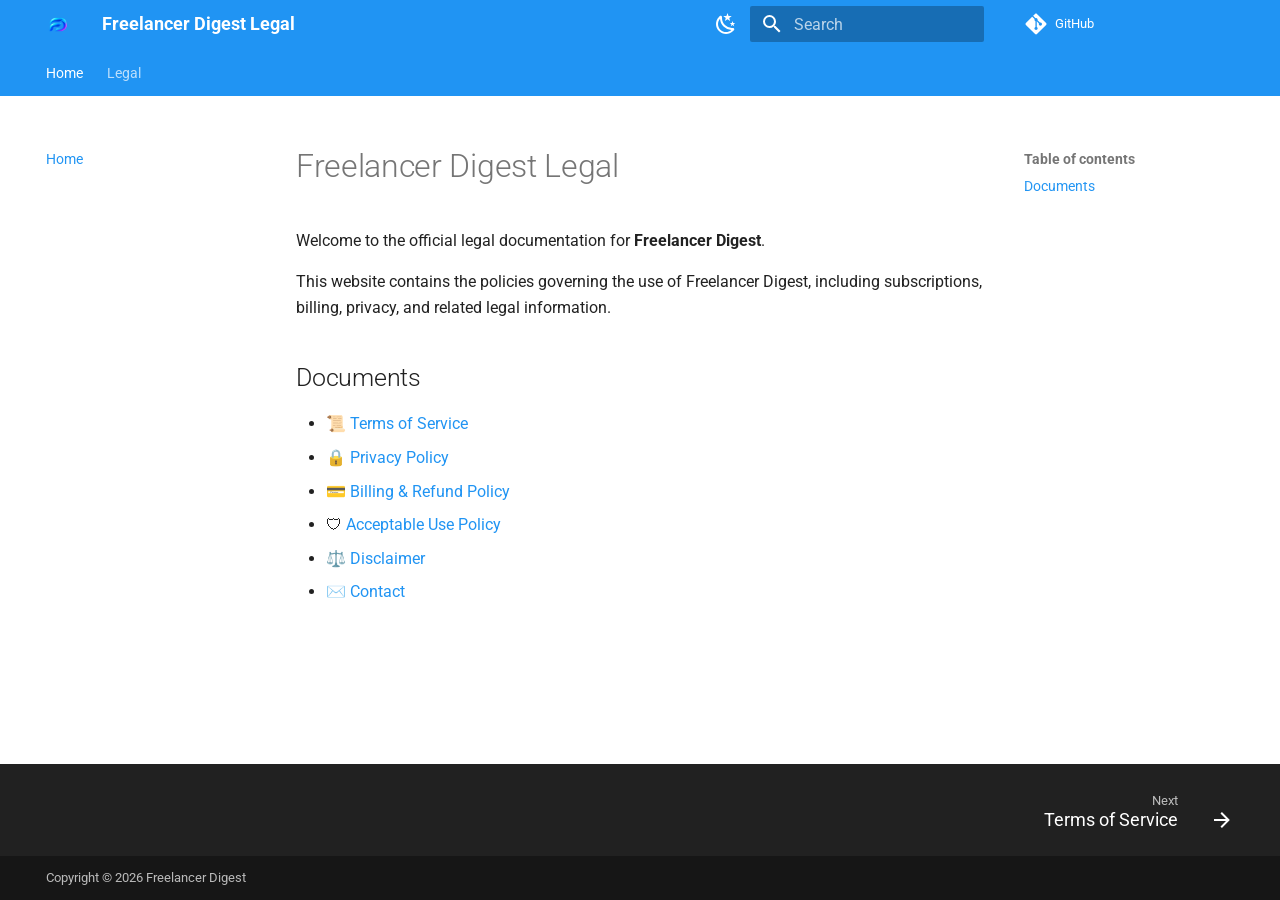
<file: index.html>
<!doctype html>
<html lang="en" class="no-js">
  <head>
    
      <meta charset="utf-8">
      <meta name="viewport" content="width=device-width,initial-scale=1">
      
        <meta name="description" content="Official legal documentation for Freelancer Digest">
      
      
      
        <link rel="canonical" href="https://freelancer-digest-legal.github.io/">
      
      
      
        <link rel="next" href="terms/">
      
      
        
      
      
      <link rel="icon" href="assets/logo.ico">
      <meta name="generator" content="mkdocs-1.6.1, mkdocs-material-9.7.7">
    
    
      
        <title>Freelancer Digest Legal</title>
      
    
    
      <link rel="stylesheet" href="assets/stylesheets/main.ec1eaa64.min.css">
      
        
        <link rel="stylesheet" href="assets/stylesheets/palette.ab4e12ef.min.css">
      
      


    
    
      
    
    
      
        
        
        <link rel="preconnect" href="https://fonts.gstatic.com" crossorigin>
        <link rel="stylesheet" href="https://fonts.googleapis.com/css?family=Roboto:300,300i,400,400i,700,700i%7CRoboto+Mono:400,400i,700,700i&display=fallback">
        <style>:root{--md-text-font:"Roboto";--md-code-font:"Roboto Mono"}</style>
      
    
    
    <script>__md_scope=new URL(".",location),__md_hash=e=>[...e].reduce(((e,_)=>(e<<5)-e+_.charCodeAt(0)),0),__md_get=(e,_=localStorage,t=__md_scope)=>JSON.parse(_.getItem(t.pathname+"."+e)),__md_set=(e,_,t=localStorage,a=__md_scope)=>{try{t.setItem(a.pathname+"."+e,JSON.stringify(_))}catch(e){}}</script>
    
      

    
    
  </head>
  
  
    
    
      
    
    
    
    
    <body dir="ltr" data-md-color-scheme="default" data-md-color-primary="blue" data-md-color-accent="blue">
  
    
    <input class="md-toggle" data-md-toggle="drawer" type="checkbox" id="__drawer" autocomplete="off">
    <input class="md-toggle" data-md-toggle="search" type="checkbox" id="__search" autocomplete="off">
    <label class="md-overlay" for="__drawer"></label>
    <div data-md-component="skip">
      
        
        <a href="#freelancer-digest-legal" class="md-skip">
          Skip to content
        </a>
      
    </div>
    <div data-md-component="announce">
      
    </div>
    
    
      

<header class="md-header" data-md-component="header">
  <nav class="md-header__inner md-grid" aria-label="Header">
    <a href="." title="Freelancer Digest Legal" class="md-header__button md-logo" aria-label="Freelancer Digest Legal" data-md-component="logo">
      
  <img src="assets/logo.png" alt="logo">

    </a>
    <label class="md-header__button md-icon" for="__drawer">
      
      <svg xmlns="http://www.w3.org/2000/svg" viewBox="0 0 24 24"><path d="M3 6h18v2H3zm0 5h18v2H3zm0 5h18v2H3z"/></svg>
    </label>
    <div class="md-header__title" data-md-component="header-title">
      <div class="md-header__ellipsis">
        <div class="md-header__topic">
          <span class="md-ellipsis">
            Freelancer Digest Legal
          </span>
        </div>
        <div class="md-header__topic" data-md-component="header-topic">
          <span class="md-ellipsis">
            
              Home
            
          </span>
        </div>
      </div>
    </div>
    
      
        <form class="md-header__option" data-md-component="palette">
  
    
    
    
    <input class="md-option" data-md-color-media="(prefers-color-scheme: light)" data-md-color-scheme="default" data-md-color-primary="blue" data-md-color-accent="blue"  aria-label="Dark mode"  type="radio" name="__palette" id="__palette_0">
    
      <label class="md-header__button md-icon" title="Dark mode" for="__palette_1" hidden>
        <svg xmlns="http://www.w3.org/2000/svg" viewBox="0 0 24 24"><path d="m17.75 4.09-2.53 1.94.91 3.06-2.63-1.81-2.63 1.81.91-3.06-2.53-1.94L12.44 4l1.06-3 1.06 3zm3.5 6.91-1.64 1.25.59 1.98-1.7-1.17-1.7 1.17.59-1.98L15.75 11l2.06-.05L18.5 9l.69 1.95zm-2.28 4.95c.83-.08 1.72 1.1 1.19 1.85-.32.45-.66.87-1.08 1.27C15.17 23 8.84 23 4.94 19.07c-3.91-3.9-3.91-10.24 0-14.14.4-.4.82-.76 1.27-1.08.75-.53 1.93.36 1.85 1.19-.27 2.86.69 5.83 2.89 8.02a9.96 9.96 0 0 0 8.02 2.89m-1.64 2.02a12.08 12.08 0 0 1-7.8-3.47c-2.17-2.19-3.33-5-3.49-7.82-2.81 3.14-2.7 7.96.31 10.98 3.02 3.01 7.84 3.12 10.98.31"/></svg>
      </label>
    
  
    
    
    
    <input class="md-option" data-md-color-media="(prefers-color-scheme: dark)" data-md-color-scheme="slate" data-md-color-primary="blue" data-md-color-accent="blue"  aria-label="Light mode"  type="radio" name="__palette" id="__palette_1">
    
      <label class="md-header__button md-icon" title="Light mode" for="__palette_0" hidden>
        <svg xmlns="http://www.w3.org/2000/svg" viewBox="0 0 24 24"><path d="M12 7a5 5 0 0 1 5 5 5 5 0 0 1-5 5 5 5 0 0 1-5-5 5 5 0 0 1 5-5m0 2a3 3 0 0 0-3 3 3 3 0 0 0 3 3 3 3 0 0 0 3-3 3 3 0 0 0-3-3m0-7 2.39 3.42C13.65 5.15 12.84 5 12 5s-1.65.15-2.39.42zM3.34 7l4.16-.35A7.2 7.2 0 0 0 5.94 8.5c-.44.74-.69 1.5-.83 2.29zm.02 10 1.76-3.77a7.131 7.131 0 0 0 2.38 4.14zM20.65 7l-1.77 3.79a7.02 7.02 0 0 0-2.38-4.15zm-.01 10-4.14.36c.59-.51 1.12-1.14 1.54-1.86.42-.73.69-1.5.83-2.29zM12 22l-2.41-3.44c.74.27 1.55.44 2.41.44.82 0 1.63-.17 2.37-.44z"/></svg>
      </label>
    
  
</form>
      
    
    
      <script>var palette=__md_get("__palette");if(palette&&palette.color){if("(prefers-color-scheme)"===palette.color.media){var media=matchMedia("(prefers-color-scheme: light)"),input=document.querySelector(media.matches?"[data-md-color-media='(prefers-color-scheme: light)']":"[data-md-color-media='(prefers-color-scheme: dark)']");palette.color.media=input.getAttribute("data-md-color-media"),palette.color.scheme=input.getAttribute("data-md-color-scheme"),palette.color.primary=input.getAttribute("data-md-color-primary"),palette.color.accent=input.getAttribute("data-md-color-accent")}for(var[key,value]of Object.entries(palette.color))document.body.setAttribute("data-md-color-"+key,value)}</script>
    
    
    
      
      
        <label class="md-header__button md-icon" for="__search">
          
          <svg xmlns="http://www.w3.org/2000/svg" viewBox="0 0 24 24"><path d="M9.5 3A6.5 6.5 0 0 1 16 9.5c0 1.61-.59 3.09-1.56 4.23l.27.27h.79l5 5-1.5 1.5-5-5v-.79l-.27-.27A6.52 6.52 0 0 1 9.5 16 6.5 6.5 0 0 1 3 9.5 6.5 6.5 0 0 1 9.5 3m0 2C7 5 5 7 5 9.5S7 14 9.5 14 14 12 14 9.5 12 5 9.5 5"/></svg>
        </label>
        <div class="md-search" data-md-component="search" role="dialog">
  <label class="md-search__overlay" for="__search"></label>
  <div class="md-search__inner" role="search">
    <form class="md-search__form" name="search">
      <input type="text" class="md-search__input" name="query" aria-label="Search" placeholder="Search" autocapitalize="off" autocorrect="off" autocomplete="off" spellcheck="false" data-md-component="search-query" required>
      <label class="md-search__icon md-icon" for="__search">
        
        <svg xmlns="http://www.w3.org/2000/svg" viewBox="0 0 24 24"><path d="M9.5 3A6.5 6.5 0 0 1 16 9.5c0 1.61-.59 3.09-1.56 4.23l.27.27h.79l5 5-1.5 1.5-5-5v-.79l-.27-.27A6.52 6.52 0 0 1 9.5 16 6.5 6.5 0 0 1 3 9.5 6.5 6.5 0 0 1 9.5 3m0 2C7 5 5 7 5 9.5S7 14 9.5 14 14 12 14 9.5 12 5 9.5 5"/></svg>
        
        <svg xmlns="http://www.w3.org/2000/svg" viewBox="0 0 24 24"><path d="M20 11v2H8l5.5 5.5-1.42 1.42L4.16 12l7.92-7.92L13.5 5.5 8 11z"/></svg>
      </label>
      <nav class="md-search__options" aria-label="Search">
        
          <a href="javascript:void(0)" class="md-search__icon md-icon" title="Share" aria-label="Share" data-clipboard data-clipboard-text="" data-md-component="search-share" tabindex="-1">
            
            <svg xmlns="http://www.w3.org/2000/svg" viewBox="0 0 24 24"><path d="M18 16.08c-.76 0-1.44.3-1.96.77L8.91 12.7c.05-.23.09-.46.09-.7s-.04-.47-.09-.7l7.05-4.11c.54.5 1.25.81 2.04.81a3 3 0 0 0 3-3 3 3 0 0 0-3-3 3 3 0 0 0-3 3c0 .24.04.47.09.7L8.04 9.81C7.5 9.31 6.79 9 6 9a3 3 0 0 0-3 3 3 3 0 0 0 3 3c.79 0 1.5-.31 2.04-.81l7.12 4.15c-.05.21-.08.43-.08.66 0 1.61 1.31 2.91 2.92 2.91s2.92-1.3 2.92-2.91A2.92 2.92 0 0 0 18 16.08"/></svg>
          </a>
        
        <button type="reset" class="md-search__icon md-icon" title="Clear" aria-label="Clear" tabindex="-1">
          
          <svg xmlns="http://www.w3.org/2000/svg" viewBox="0 0 24 24"><path d="M19 6.41 17.59 5 12 10.59 6.41 5 5 6.41 10.59 12 5 17.59 6.41 19 12 13.41 17.59 19 19 17.59 13.41 12z"/></svg>
        </button>
      </nav>
      
        <div class="md-search__suggest" data-md-component="search-suggest"></div>
      
    </form>
    <div class="md-search__output">
      <div class="md-search__scrollwrap" tabindex="0" data-md-scrollfix>
        <div class="md-search-result" data-md-component="search-result">
          <div class="md-search-result__meta">
            Initializing search
          </div>
          <ol class="md-search-result__list" role="presentation"></ol>
        </div>
      </div>
    </div>
  </div>
</div>
      
    
    
      <div class="md-header__source">
        <a href="https://github.com/freelancer-digest-legal/freelancer-digest-legal.github.io" title="Go to repository" class="md-source" data-md-component="source">
  <div class="md-source__icon md-icon">
    
    <svg xmlns="http://www.w3.org/2000/svg" viewBox="0 0 448 512"><!--! Font Awesome Free 7.1.0 by @fontawesome - https://fontawesome.com License - https://fontawesome.com/license/free (Icons: CC BY 4.0, Fonts: SIL OFL 1.1, Code: MIT License) Copyright 2025 Fonticons, Inc.--><path d="M439.6 236.1 244 40.5c-5.4-5.5-12.8-8.5-20.4-8.5s-15 3-20.4 8.4L162.5 81l51.5 51.5c27.1-9.1 52.7 16.8 43.4 43.7l49.7 49.7c34.2-11.8 61.2 31 35.5 56.7-26.5 26.5-70.2-2.9-56-37.3L240.3 199v121.9c25.3 12.5 22.3 41.8 9.1 55-6.4 6.4-15.2 10.1-24.3 10.1s-17.8-3.6-24.3-10.1c-17.6-17.6-11.1-46.9 11.2-56v-123c-20.8-8.5-24.6-30.7-18.6-45L142.6 101 8.5 235.1C3 240.6 0 247.9 0 255.5s3 15 8.5 20.4l195.6 195.7c5.4 5.4 12.7 8.4 20.4 8.4s15-3 20.4-8.4l194.7-194.7c5.4-5.4 8.4-12.8 8.4-20.4s-3-15-8.4-20.4"/></svg>
  </div>
  <div class="md-source__repository">
    GitHub
  </div>
</a>
      </div>
    
  </nav>
  
</header>
    
    <div class="md-container" data-md-component="container">
      
      
        
          
            
<nav class="md-tabs" aria-label="Tabs" data-md-component="tabs">
  <div class="md-grid">
    <ul class="md-tabs__list">
      
        
  
  
  
    
  
  
    <li class="md-tabs__item md-tabs__item--active">
      <a href="." class="md-tabs__link">
        
  
  
    
  
  Home

      </a>
    </li>
  

      
        
  
  
  
  
    
    
      <li class="md-tabs__item">
        <a href="terms/" class="md-tabs__link">
          
  
  
    
  
  Legal

        </a>
      </li>
    
  

      
    </ul>
  </div>
</nav>
          
        
      
      <main class="md-main" data-md-component="main">
        <div class="md-main__inner md-grid">
          
            
              
              <div class="md-sidebar md-sidebar--primary" data-md-component="sidebar" data-md-type="navigation" >
                <div class="md-sidebar__scrollwrap">
                  <div class="md-sidebar__inner">
                    


  


<nav class="md-nav md-nav--primary md-nav--lifted" aria-label="Navigation" data-md-level="0">
  <label class="md-nav__title" for="__drawer">
    <a href="." title="Freelancer Digest Legal" class="md-nav__button md-logo" aria-label="Freelancer Digest Legal" data-md-component="logo">
      
  <img src="assets/logo.png" alt="logo">

    </a>
    Freelancer Digest Legal
  </label>
  
    <div class="md-nav__source">
      <a href="https://github.com/freelancer-digest-legal/freelancer-digest-legal.github.io" title="Go to repository" class="md-source" data-md-component="source">
  <div class="md-source__icon md-icon">
    
    <svg xmlns="http://www.w3.org/2000/svg" viewBox="0 0 448 512"><!--! Font Awesome Free 7.1.0 by @fontawesome - https://fontawesome.com License - https://fontawesome.com/license/free (Icons: CC BY 4.0, Fonts: SIL OFL 1.1, Code: MIT License) Copyright 2025 Fonticons, Inc.--><path d="M439.6 236.1 244 40.5c-5.4-5.5-12.8-8.5-20.4-8.5s-15 3-20.4 8.4L162.5 81l51.5 51.5c27.1-9.1 52.7 16.8 43.4 43.7l49.7 49.7c34.2-11.8 61.2 31 35.5 56.7-26.5 26.5-70.2-2.9-56-37.3L240.3 199v121.9c25.3 12.5 22.3 41.8 9.1 55-6.4 6.4-15.2 10.1-24.3 10.1s-17.8-3.6-24.3-10.1c-17.6-17.6-11.1-46.9 11.2-56v-123c-20.8-8.5-24.6-30.7-18.6-45L142.6 101 8.5 235.1C3 240.6 0 247.9 0 255.5s3 15 8.5 20.4l195.6 195.7c5.4 5.4 12.7 8.4 20.4 8.4s15-3 20.4-8.4l194.7-194.7c5.4-5.4 8.4-12.8 8.4-20.4s-3-15-8.4-20.4"/></svg>
  </div>
  <div class="md-source__repository">
    GitHub
  </div>
</a>
    </div>
  
  <ul class="md-nav__list" data-md-scrollfix>
    
      
      
  
  
    
  
  
  
    <li class="md-nav__item md-nav__item--active">
      
      <input class="md-nav__toggle md-toggle" type="checkbox" id="__toc">
      
      
        
      
      
        <label class="md-nav__link md-nav__link--active" for="__toc">
          
  
  
  <span class="md-ellipsis">
    
  
    Home
  

    
  </span>
  
  

          <span class="md-nav__icon md-icon"></span>
        </label>
      
      <a href="." class="md-nav__link md-nav__link--active">
        
  
  
  <span class="md-ellipsis">
    
  
    Home
  

    
  </span>
  
  

      </a>
      
        

<nav class="md-nav md-nav--secondary" aria-label="Table of contents">
  
  
  
    
  
  
    <label class="md-nav__title" for="__toc">
      <span class="md-nav__icon md-icon"></span>
      Table of contents
    </label>
    <ul class="md-nav__list" data-md-component="toc" data-md-scrollfix>
      
        <li class="md-nav__item">
  <a href="#documents" class="md-nav__link">
    <span class="md-ellipsis">
      
        Documents
      
    </span>
  </a>
  
</li>
      
    </ul>
  
</nav>
      
    </li>
  

    
      
      
  
  
  
  
    
    
      
        
      
        
      
        
      
        
      
        
      
        
      
    
    
    
      
      
        
      
    
    
    <li class="md-nav__item md-nav__item--nested">
      
        
        
          
        
        <input class="md-nav__toggle md-toggle md-toggle--indeterminate" type="checkbox" id="__nav_2" >
        
          
          <label class="md-nav__link" for="__nav_2" id="__nav_2_label" tabindex="0">
            
  
  
  <span class="md-ellipsis">
    
  
    Legal
  

    
  </span>
  
  

            <span class="md-nav__icon md-icon"></span>
          </label>
        
        <nav class="md-nav" data-md-level="1" aria-labelledby="__nav_2_label" aria-expanded="false">
          <label class="md-nav__title" for="__nav_2">
            <span class="md-nav__icon md-icon"></span>
            
  
    Legal
  

          </label>
          <ul class="md-nav__list" data-md-scrollfix>
            
              
                
  
  
  
  
    <li class="md-nav__item">
      <a href="terms/" class="md-nav__link">
        
  
  
  <span class="md-ellipsis">
    
  
    Terms of Service
  

    
  </span>
  
  

      </a>
    </li>
  

              
            
              
                
  
  
  
  
    <li class="md-nav__item">
      <a href="privacy/" class="md-nav__link">
        
  
  
  <span class="md-ellipsis">
    
  
    Privacy Policy
  

    
  </span>
  
  

      </a>
    </li>
  

              
            
              
                
  
  
  
  
    <li class="md-nav__item">
      <a href="billing/" class="md-nav__link">
        
  
  
  <span class="md-ellipsis">
    
  
    Billing & Refund Policy
  

    
  </span>
  
  

      </a>
    </li>
  

              
            
              
                
  
  
  
  
    <li class="md-nav__item">
      <a href="acceptable-use/" class="md-nav__link">
        
  
  
  <span class="md-ellipsis">
    
  
    Acceptable Use Policy
  

    
  </span>
  
  

      </a>
    </li>
  

              
            
              
                
  
  
  
  
    <li class="md-nav__item">
      <a href="disclaimer/" class="md-nav__link">
        
  
  
  <span class="md-ellipsis">
    
  
    Disclaimer
  

    
  </span>
  
  

      </a>
    </li>
  

              
            
              
                
  
  
  
  
    <li class="md-nav__item">
      <a href="contact/" class="md-nav__link">
        
  
  
  <span class="md-ellipsis">
    
  
    Contact
  

    
  </span>
  
  

      </a>
    </li>
  

              
            
          </ul>
        </nav>
      
    </li>
  

    
  </ul>
</nav>
                  </div>
                </div>
              </div>
            
            
              
              <div class="md-sidebar md-sidebar--secondary" data-md-component="sidebar" data-md-type="toc" >
                <div class="md-sidebar__scrollwrap">
                  <div class="md-sidebar__inner">
                    

<nav class="md-nav md-nav--secondary" aria-label="Table of contents">
  
  
  
    
  
  
    <label class="md-nav__title" for="__toc">
      <span class="md-nav__icon md-icon"></span>
      Table of contents
    </label>
    <ul class="md-nav__list" data-md-component="toc" data-md-scrollfix>
      
        <li class="md-nav__item">
  <a href="#documents" class="md-nav__link">
    <span class="md-ellipsis">
      
        Documents
      
    </span>
  </a>
  
</li>
      
    </ul>
  
</nav>
                  </div>
                </div>
              </div>
            
          
          
            <div class="md-content" data-md-component="content">
              
              <article class="md-content__inner md-typeset">
                
                  



<h1 id="freelancer-digest-legal">Freelancer Digest Legal<a class="headerlink" href="#freelancer-digest-legal" title="Permanent link">&para;</a></h1>
<p>Welcome to the official legal documentation for <strong>Freelancer Digest</strong>.</p>
<p>This website contains the policies governing the use of Freelancer Digest, including subscriptions, billing, privacy, and related legal information.</p>
<h2 id="documents">Documents<a class="headerlink" href="#documents" title="Permanent link">&para;</a></h2>
<ul>
<li>📜 <a href="terms/">Terms of Service</a></li>
<li>🔒 <a href="privacy/">Privacy Policy</a></li>
<li>💳 <a href="billing/">Billing &amp; Refund Policy</a></li>
<li>🛡 <a href="acceptable-use/">Acceptable Use Policy</a></li>
<li>⚖️ <a href="disclaimer/">Disclaimer</a></li>
<li>✉️ <a href="contact/">Contact</a></li>
</ul>












                
              </article>
            </div>
          
          
<script>var target=document.getElementById(location.hash.slice(1));target&&target.name&&(target.checked=target.name.startsWith("__tabbed_"))</script>
        </div>
        
          <button type="button" class="md-top md-icon" data-md-component="top" hidden>
  
  <svg xmlns="http://www.w3.org/2000/svg" viewBox="0 0 24 24"><path d="M13 20h-2V8l-5.5 5.5-1.42-1.42L12 4.16l7.92 7.92-1.42 1.42L13 8z"/></svg>
  Back to top
</button>
        
      </main>
      
        <footer class="md-footer">
  
    
      
      <nav class="md-footer__inner md-grid" aria-label="Footer" >
        
        
          
          <a href="terms/" class="md-footer__link md-footer__link--next" aria-label="Next: Terms of Service">
            <div class="md-footer__title">
              <span class="md-footer__direction">
                Next
              </span>
              <div class="md-ellipsis">
                Terms of Service
              </div>
            </div>
            <div class="md-footer__button md-icon">
              
              <svg xmlns="http://www.w3.org/2000/svg" viewBox="0 0 24 24"><path d="M4 11v2h12l-5.5 5.5 1.42 1.42L19.84 12l-7.92-7.92L10.5 5.5 16 11z"/></svg>
            </div>
          </a>
        
      </nav>
    
  
  <div class="md-footer-meta md-typeset">
    <div class="md-footer-meta__inner md-grid">
      <div class="md-copyright">
  
    <div class="md-copyright__highlight">
      Copyright © 2026 Freelancer Digest
    </div>
  
  
</div>
      
    </div>
  </div>
</footer>
      
    </div>
    <div class="md-dialog" data-md-component="dialog">
      <div class="md-dialog__inner md-typeset"></div>
    </div>
    
    
    
      
      
      <script id="__config" type="application/json">{"annotate": null, "base": ".", "features": ["navigation.tabs", "navigation.top", "navigation.footer", "navigation.sections", "navigation.expand", "navigation.indexes", "toc.follow", "search.highlight", "search.suggest", "search.share", "content.code.copy"], "search": "assets/javascripts/workers/search.2c215733.min.js", "tags": null, "translations": {"clipboard.copied": "Copied to clipboard", "clipboard.copy": "Copy to clipboard", "search.result.more.one": "1 more on this page", "search.result.more.other": "# more on this page", "search.result.none": "No matching documents", "search.result.one": "1 matching document", "search.result.other": "# matching documents", "search.result.placeholder": "Type to start searching", "search.result.term.missing": "Missing", "select.version": "Select version"}, "version": null}</script>
    
    
      <script src="assets/javascripts/bundle.d7400e89.min.js"></script>
      
    
  </body>
</html>
</file>
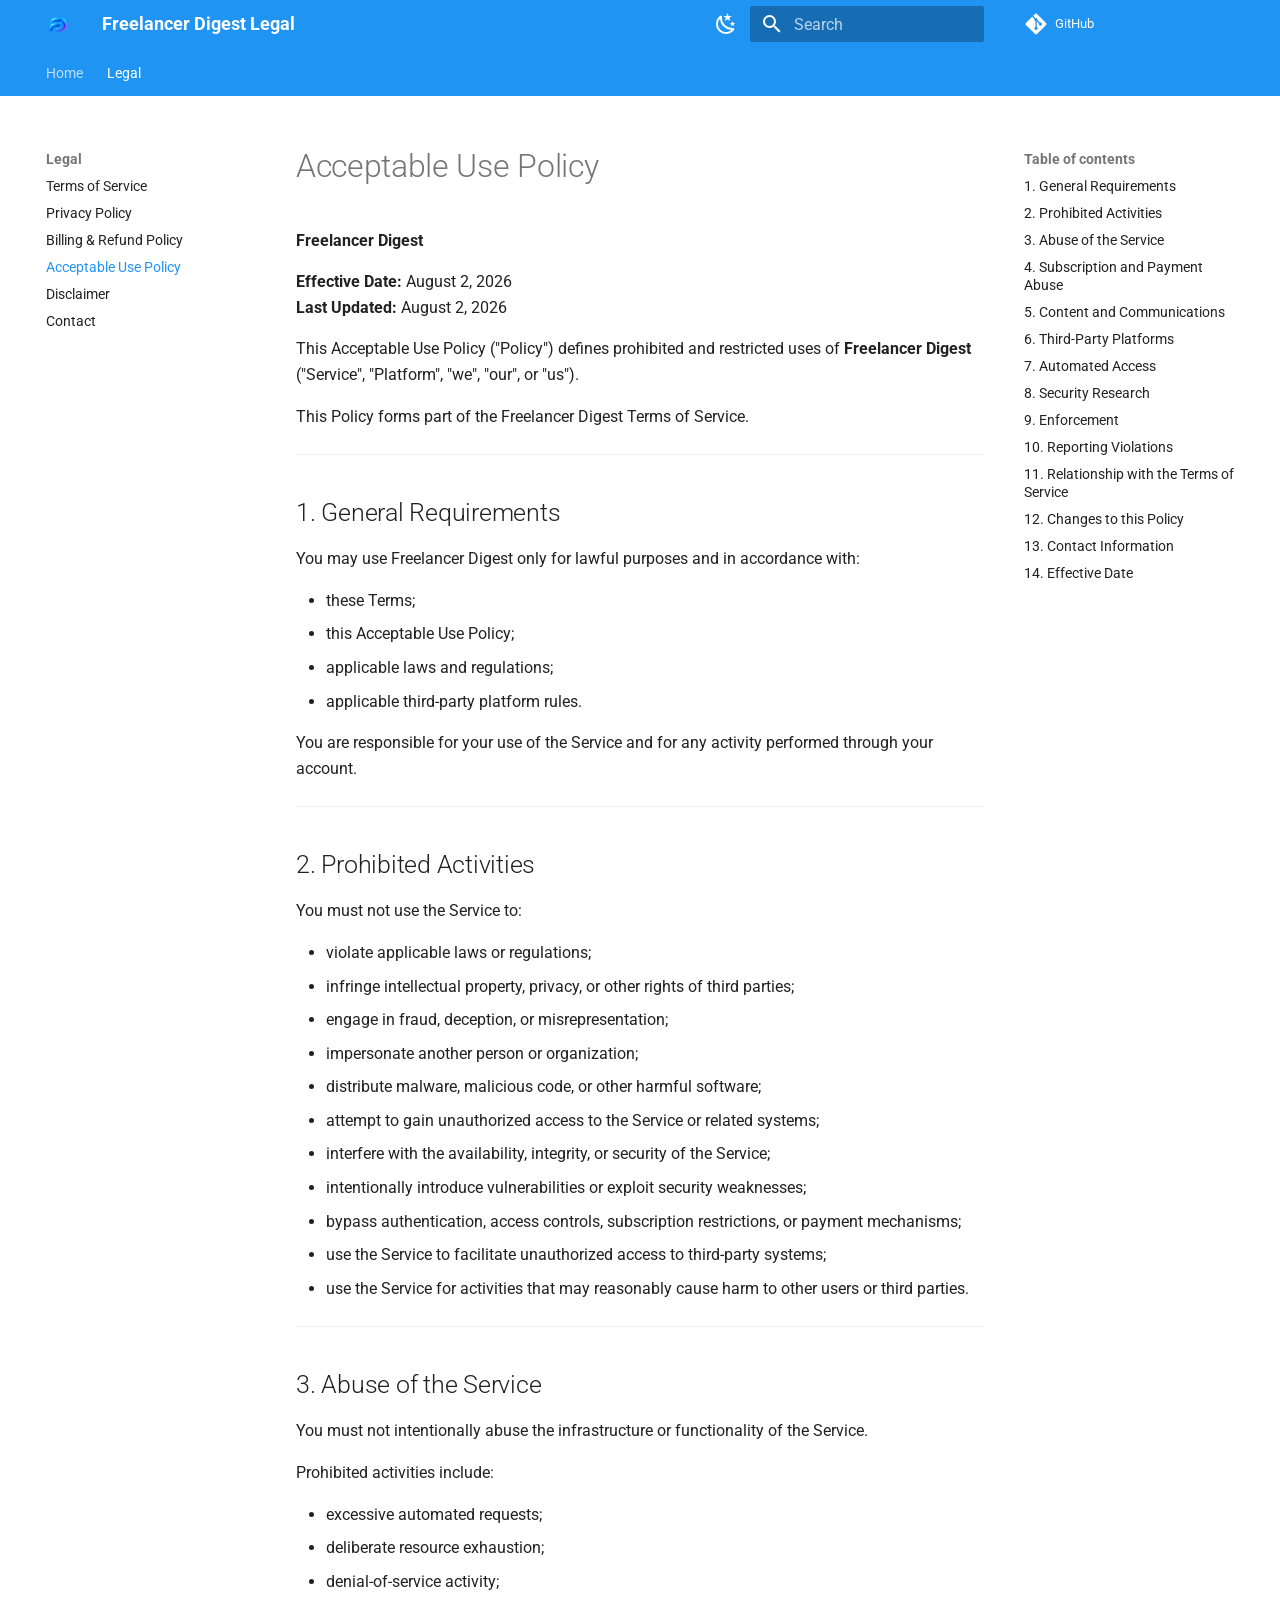
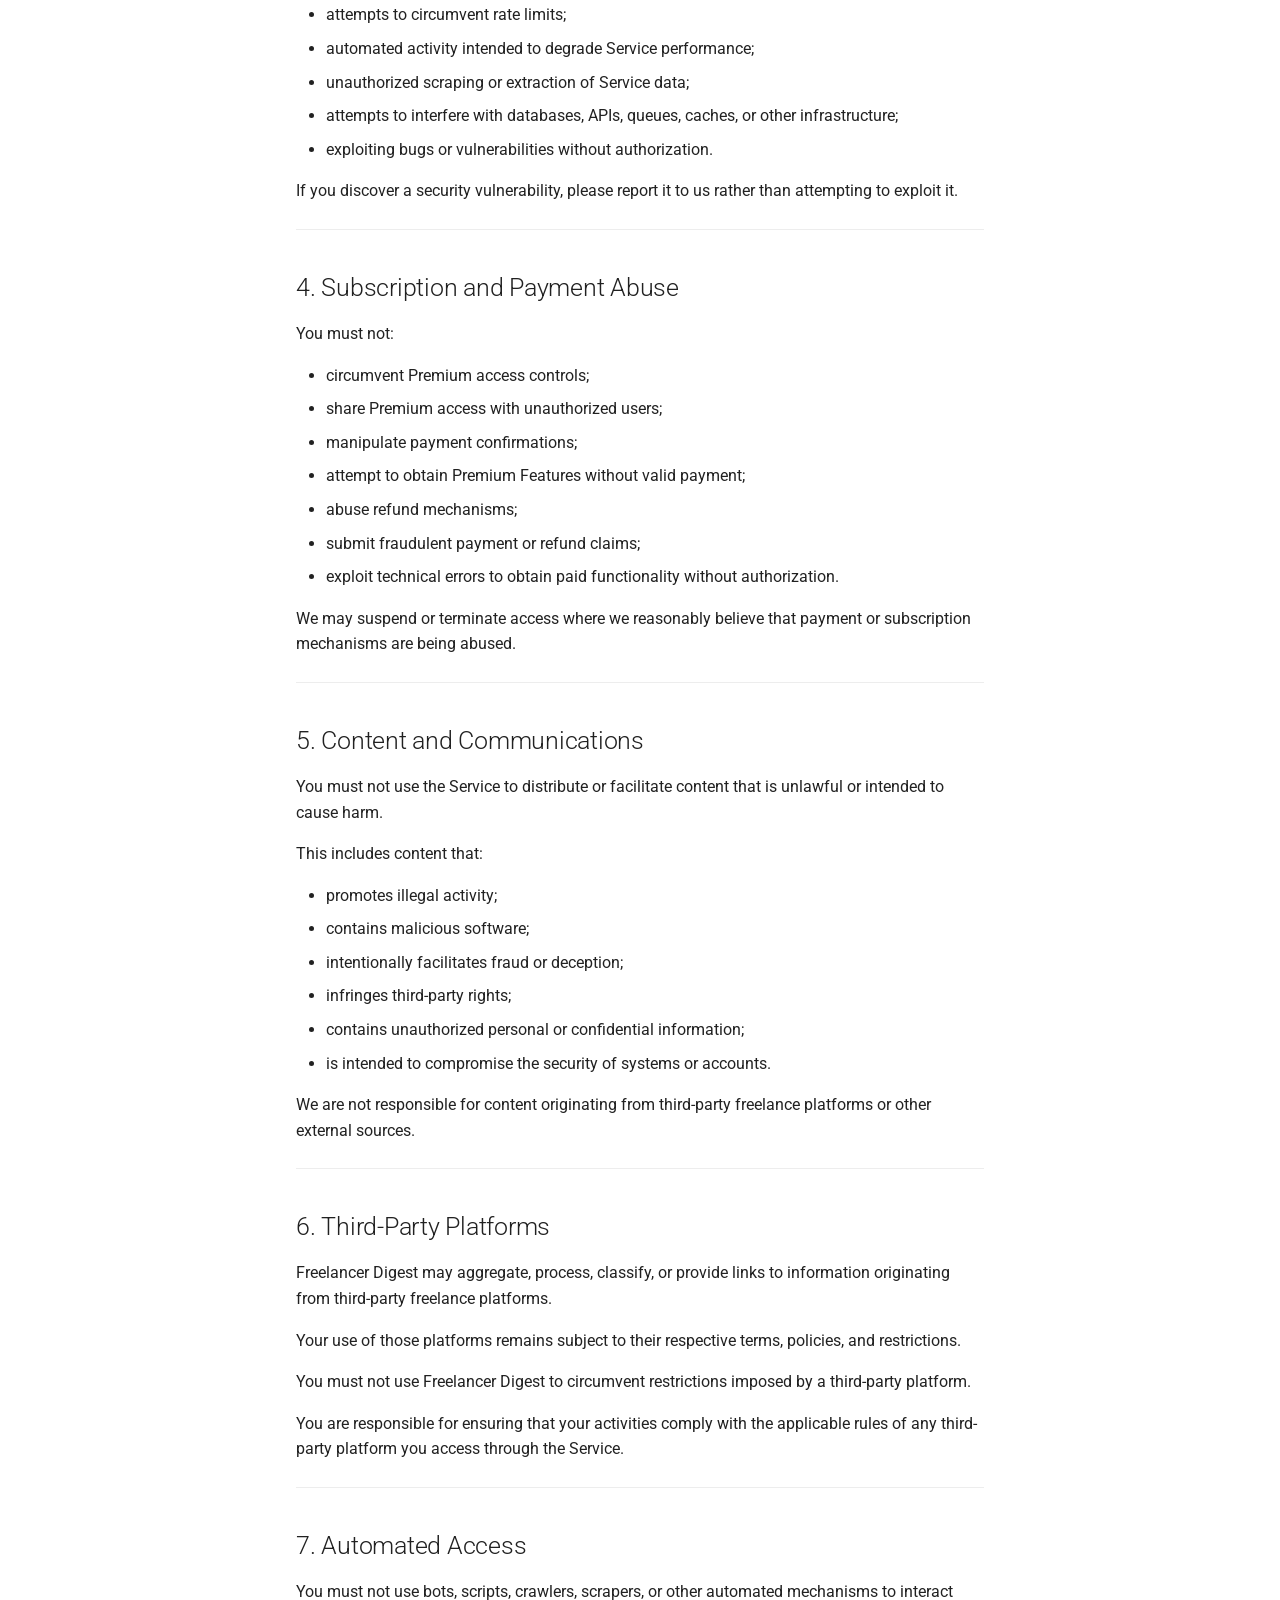
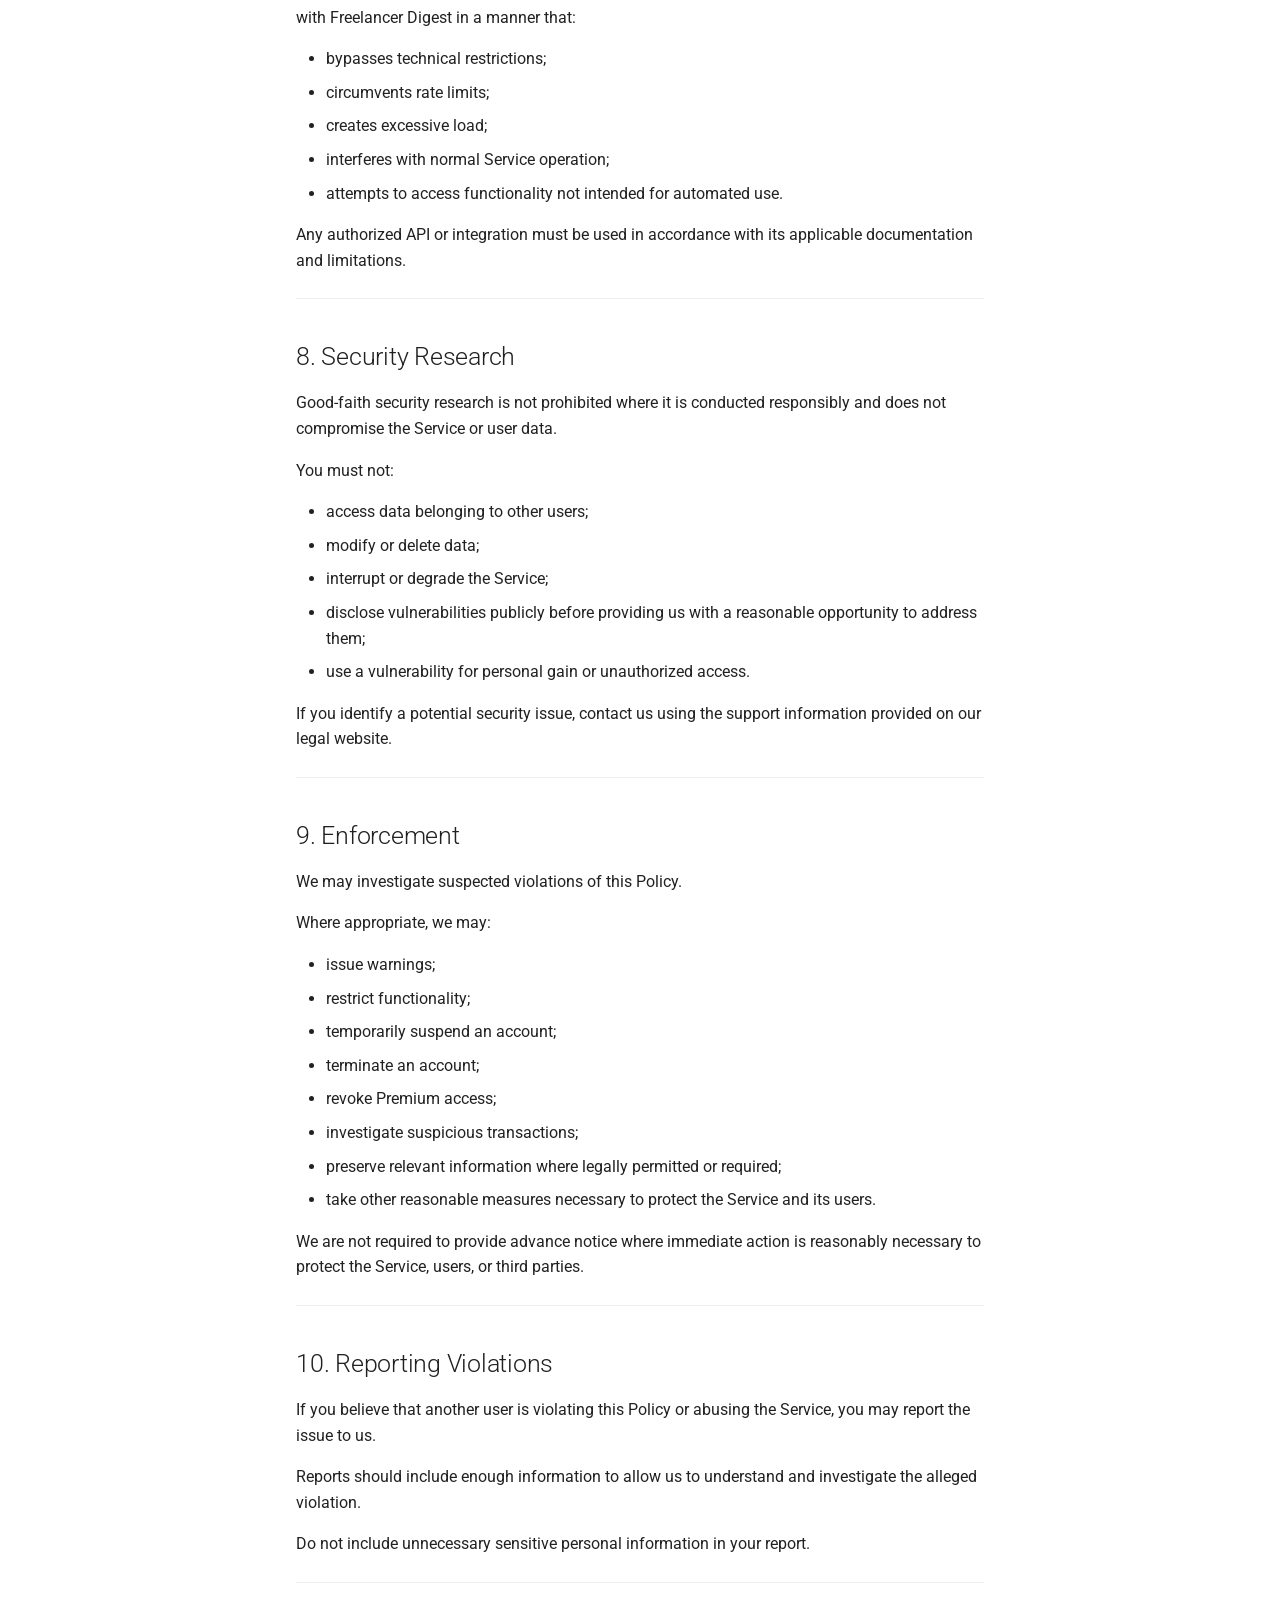
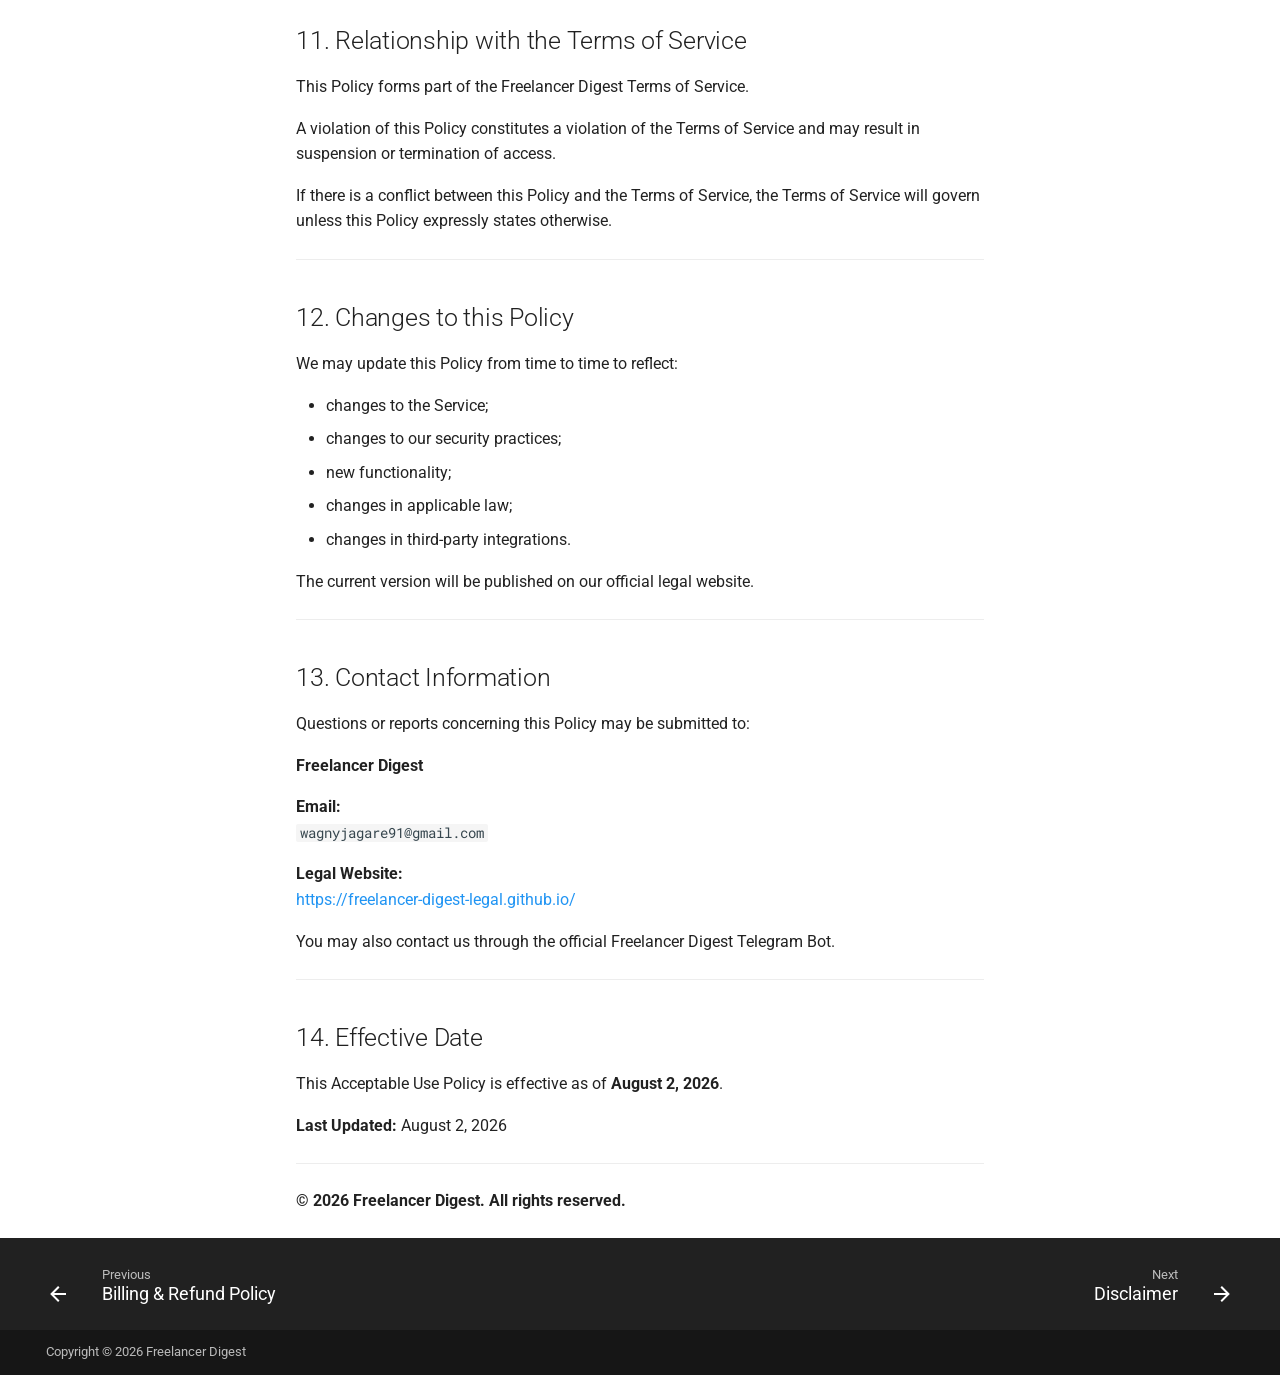
<file: acceptable-use/index.html>
<!doctype html>
<html lang="en" class="no-js">
  <head>
    
      <meta charset="utf-8">
      <meta name="viewport" content="width=device-width,initial-scale=1">
      
        <meta name="description" content="Official legal documentation for Freelancer Digest">
      
      
      
        <link rel="canonical" href="https://freelancer-digest-legal.github.io/acceptable-use/">
      
      
        <link rel="prev" href="../billing/">
      
      
        <link rel="next" href="../disclaimer/">
      
      
        
      
      
      <link rel="icon" href="../assets/logo.ico">
      <meta name="generator" content="mkdocs-1.6.1, mkdocs-material-9.7.7">
    
    
      
        <title>Acceptable Use Policy - Freelancer Digest Legal</title>
      
    
    
      <link rel="stylesheet" href="../assets/stylesheets/main.ec1eaa64.min.css">
      
        
        <link rel="stylesheet" href="../assets/stylesheets/palette.ab4e12ef.min.css">
      
      


    
    
      
    
    
      
        
        
        <link rel="preconnect" href="https://fonts.gstatic.com" crossorigin>
        <link rel="stylesheet" href="https://fonts.googleapis.com/css?family=Roboto:300,300i,400,400i,700,700i%7CRoboto+Mono:400,400i,700,700i&display=fallback">
        <style>:root{--md-text-font:"Roboto";--md-code-font:"Roboto Mono"}</style>
      
    
    
    <script>__md_scope=new URL("..",location),__md_hash=e=>[...e].reduce(((e,_)=>(e<<5)-e+_.charCodeAt(0)),0),__md_get=(e,_=localStorage,t=__md_scope)=>JSON.parse(_.getItem(t.pathname+"."+e)),__md_set=(e,_,t=localStorage,a=__md_scope)=>{try{t.setItem(a.pathname+"."+e,JSON.stringify(_))}catch(e){}}</script>
    
      

    
    
  </head>
  
  
    
    
      
    
    
    
    
    <body dir="ltr" data-md-color-scheme="default" data-md-color-primary="blue" data-md-color-accent="blue">
  
    
    <input class="md-toggle" data-md-toggle="drawer" type="checkbox" id="__drawer" autocomplete="off">
    <input class="md-toggle" data-md-toggle="search" type="checkbox" id="__search" autocomplete="off">
    <label class="md-overlay" for="__drawer"></label>
    <div data-md-component="skip">
      
        
        <a href="#acceptable-use-policy" class="md-skip">
          Skip to content
        </a>
      
    </div>
    <div data-md-component="announce">
      
    </div>
    
    
      

<header class="md-header" data-md-component="header">
  <nav class="md-header__inner md-grid" aria-label="Header">
    <a href=".." title="Freelancer Digest Legal" class="md-header__button md-logo" aria-label="Freelancer Digest Legal" data-md-component="logo">
      
  <img src="../assets/logo.png" alt="logo">

    </a>
    <label class="md-header__button md-icon" for="__drawer">
      
      <svg xmlns="http://www.w3.org/2000/svg" viewBox="0 0 24 24"><path d="M3 6h18v2H3zm0 5h18v2H3zm0 5h18v2H3z"/></svg>
    </label>
    <div class="md-header__title" data-md-component="header-title">
      <div class="md-header__ellipsis">
        <div class="md-header__topic">
          <span class="md-ellipsis">
            Freelancer Digest Legal
          </span>
        </div>
        <div class="md-header__topic" data-md-component="header-topic">
          <span class="md-ellipsis">
            
              Acceptable Use Policy
            
          </span>
        </div>
      </div>
    </div>
    
      
        <form class="md-header__option" data-md-component="palette">
  
    
    
    
    <input class="md-option" data-md-color-media="(prefers-color-scheme: light)" data-md-color-scheme="default" data-md-color-primary="blue" data-md-color-accent="blue"  aria-label="Dark mode"  type="radio" name="__palette" id="__palette_0">
    
      <label class="md-header__button md-icon" title="Dark mode" for="__palette_1" hidden>
        <svg xmlns="http://www.w3.org/2000/svg" viewBox="0 0 24 24"><path d="m17.75 4.09-2.53 1.94.91 3.06-2.63-1.81-2.63 1.81.91-3.06-2.53-1.94L12.44 4l1.06-3 1.06 3zm3.5 6.91-1.64 1.25.59 1.98-1.7-1.17-1.7 1.17.59-1.98L15.75 11l2.06-.05L18.5 9l.69 1.95zm-2.28 4.95c.83-.08 1.72 1.1 1.19 1.85-.32.45-.66.87-1.08 1.27C15.17 23 8.84 23 4.94 19.07c-3.91-3.9-3.91-10.24 0-14.14.4-.4.82-.76 1.27-1.08.75-.53 1.93.36 1.85 1.19-.27 2.86.69 5.83 2.89 8.02a9.96 9.96 0 0 0 8.02 2.89m-1.64 2.02a12.08 12.08 0 0 1-7.8-3.47c-2.17-2.19-3.33-5-3.49-7.82-2.81 3.14-2.7 7.96.31 10.98 3.02 3.01 7.84 3.12 10.98.31"/></svg>
      </label>
    
  
    
    
    
    <input class="md-option" data-md-color-media="(prefers-color-scheme: dark)" data-md-color-scheme="slate" data-md-color-primary="blue" data-md-color-accent="blue"  aria-label="Light mode"  type="radio" name="__palette" id="__palette_1">
    
      <label class="md-header__button md-icon" title="Light mode" for="__palette_0" hidden>
        <svg xmlns="http://www.w3.org/2000/svg" viewBox="0 0 24 24"><path d="M12 7a5 5 0 0 1 5 5 5 5 0 0 1-5 5 5 5 0 0 1-5-5 5 5 0 0 1 5-5m0 2a3 3 0 0 0-3 3 3 3 0 0 0 3 3 3 3 0 0 0 3-3 3 3 0 0 0-3-3m0-7 2.39 3.42C13.65 5.15 12.84 5 12 5s-1.65.15-2.39.42zM3.34 7l4.16-.35A7.2 7.2 0 0 0 5.94 8.5c-.44.74-.69 1.5-.83 2.29zm.02 10 1.76-3.77a7.131 7.131 0 0 0 2.38 4.14zM20.65 7l-1.77 3.79a7.02 7.02 0 0 0-2.38-4.15zm-.01 10-4.14.36c.59-.51 1.12-1.14 1.54-1.86.42-.73.69-1.5.83-2.29zM12 22l-2.41-3.44c.74.27 1.55.44 2.41.44.82 0 1.63-.17 2.37-.44z"/></svg>
      </label>
    
  
</form>
      
    
    
      <script>var palette=__md_get("__palette");if(palette&&palette.color){if("(prefers-color-scheme)"===palette.color.media){var media=matchMedia("(prefers-color-scheme: light)"),input=document.querySelector(media.matches?"[data-md-color-media='(prefers-color-scheme: light)']":"[data-md-color-media='(prefers-color-scheme: dark)']");palette.color.media=input.getAttribute("data-md-color-media"),palette.color.scheme=input.getAttribute("data-md-color-scheme"),palette.color.primary=input.getAttribute("data-md-color-primary"),palette.color.accent=input.getAttribute("data-md-color-accent")}for(var[key,value]of Object.entries(palette.color))document.body.setAttribute("data-md-color-"+key,value)}</script>
    
    
    
      
      
        <label class="md-header__button md-icon" for="__search">
          
          <svg xmlns="http://www.w3.org/2000/svg" viewBox="0 0 24 24"><path d="M9.5 3A6.5 6.5 0 0 1 16 9.5c0 1.61-.59 3.09-1.56 4.23l.27.27h.79l5 5-1.5 1.5-5-5v-.79l-.27-.27A6.52 6.52 0 0 1 9.5 16 6.5 6.5 0 0 1 3 9.5 6.5 6.5 0 0 1 9.5 3m0 2C7 5 5 7 5 9.5S7 14 9.5 14 14 12 14 9.5 12 5 9.5 5"/></svg>
        </label>
        <div class="md-search" data-md-component="search" role="dialog">
  <label class="md-search__overlay" for="__search"></label>
  <div class="md-search__inner" role="search">
    <form class="md-search__form" name="search">
      <input type="text" class="md-search__input" name="query" aria-label="Search" placeholder="Search" autocapitalize="off" autocorrect="off" autocomplete="off" spellcheck="false" data-md-component="search-query" required>
      <label class="md-search__icon md-icon" for="__search">
        
        <svg xmlns="http://www.w3.org/2000/svg" viewBox="0 0 24 24"><path d="M9.5 3A6.5 6.5 0 0 1 16 9.5c0 1.61-.59 3.09-1.56 4.23l.27.27h.79l5 5-1.5 1.5-5-5v-.79l-.27-.27A6.52 6.52 0 0 1 9.5 16 6.5 6.5 0 0 1 3 9.5 6.5 6.5 0 0 1 9.5 3m0 2C7 5 5 7 5 9.5S7 14 9.5 14 14 12 14 9.5 12 5 9.5 5"/></svg>
        
        <svg xmlns="http://www.w3.org/2000/svg" viewBox="0 0 24 24"><path d="M20 11v2H8l5.5 5.5-1.42 1.42L4.16 12l7.92-7.92L13.5 5.5 8 11z"/></svg>
      </label>
      <nav class="md-search__options" aria-label="Search">
        
          <a href="javascript:void(0)" class="md-search__icon md-icon" title="Share" aria-label="Share" data-clipboard data-clipboard-text="" data-md-component="search-share" tabindex="-1">
            
            <svg xmlns="http://www.w3.org/2000/svg" viewBox="0 0 24 24"><path d="M18 16.08c-.76 0-1.44.3-1.96.77L8.91 12.7c.05-.23.09-.46.09-.7s-.04-.47-.09-.7l7.05-4.11c.54.5 1.25.81 2.04.81a3 3 0 0 0 3-3 3 3 0 0 0-3-3 3 3 0 0 0-3 3c0 .24.04.47.09.7L8.04 9.81C7.5 9.31 6.79 9 6 9a3 3 0 0 0-3 3 3 3 0 0 0 3 3c.79 0 1.5-.31 2.04-.81l7.12 4.15c-.05.21-.08.43-.08.66 0 1.61 1.31 2.91 2.92 2.91s2.92-1.3 2.92-2.91A2.92 2.92 0 0 0 18 16.08"/></svg>
          </a>
        
        <button type="reset" class="md-search__icon md-icon" title="Clear" aria-label="Clear" tabindex="-1">
          
          <svg xmlns="http://www.w3.org/2000/svg" viewBox="0 0 24 24"><path d="M19 6.41 17.59 5 12 10.59 6.41 5 5 6.41 10.59 12 5 17.59 6.41 19 12 13.41 17.59 19 19 17.59 13.41 12z"/></svg>
        </button>
      </nav>
      
        <div class="md-search__suggest" data-md-component="search-suggest"></div>
      
    </form>
    <div class="md-search__output">
      <div class="md-search__scrollwrap" tabindex="0" data-md-scrollfix>
        <div class="md-search-result" data-md-component="search-result">
          <div class="md-search-result__meta">
            Initializing search
          </div>
          <ol class="md-search-result__list" role="presentation"></ol>
        </div>
      </div>
    </div>
  </div>
</div>
      
    
    
      <div class="md-header__source">
        <a href="https://github.com/freelancer-digest-legal/freelancer-digest-legal.github.io" title="Go to repository" class="md-source" data-md-component="source">
  <div class="md-source__icon md-icon">
    
    <svg xmlns="http://www.w3.org/2000/svg" viewBox="0 0 448 512"><!--! Font Awesome Free 7.1.0 by @fontawesome - https://fontawesome.com License - https://fontawesome.com/license/free (Icons: CC BY 4.0, Fonts: SIL OFL 1.1, Code: MIT License) Copyright 2025 Fonticons, Inc.--><path d="M439.6 236.1 244 40.5c-5.4-5.5-12.8-8.5-20.4-8.5s-15 3-20.4 8.4L162.5 81l51.5 51.5c27.1-9.1 52.7 16.8 43.4 43.7l49.7 49.7c34.2-11.8 61.2 31 35.5 56.7-26.5 26.5-70.2-2.9-56-37.3L240.3 199v121.9c25.3 12.5 22.3 41.8 9.1 55-6.4 6.4-15.2 10.1-24.3 10.1s-17.8-3.6-24.3-10.1c-17.6-17.6-11.1-46.9 11.2-56v-123c-20.8-8.5-24.6-30.7-18.6-45L142.6 101 8.5 235.1C3 240.6 0 247.9 0 255.5s3 15 8.5 20.4l195.6 195.7c5.4 5.4 12.7 8.4 20.4 8.4s15-3 20.4-8.4l194.7-194.7c5.4-5.4 8.4-12.8 8.4-20.4s-3-15-8.4-20.4"/></svg>
  </div>
  <div class="md-source__repository">
    GitHub
  </div>
</a>
      </div>
    
  </nav>
  
</header>
    
    <div class="md-container" data-md-component="container">
      
      
        
          
            
<nav class="md-tabs" aria-label="Tabs" data-md-component="tabs">
  <div class="md-grid">
    <ul class="md-tabs__list">
      
        
  
  
  
  
    <li class="md-tabs__item">
      <a href=".." class="md-tabs__link">
        
  
  
    
  
  Home

      </a>
    </li>
  

      
        
  
  
  
    
  
  
    
    
      <li class="md-tabs__item md-tabs__item--active">
        <a href="../terms/" class="md-tabs__link">
          
  
  
    
  
  Legal

        </a>
      </li>
    
  

      
    </ul>
  </div>
</nav>
          
        
      
      <main class="md-main" data-md-component="main">
        <div class="md-main__inner md-grid">
          
            
              
              <div class="md-sidebar md-sidebar--primary" data-md-component="sidebar" data-md-type="navigation" >
                <div class="md-sidebar__scrollwrap">
                  <div class="md-sidebar__inner">
                    


  


<nav class="md-nav md-nav--primary md-nav--lifted" aria-label="Navigation" data-md-level="0">
  <label class="md-nav__title" for="__drawer">
    <a href=".." title="Freelancer Digest Legal" class="md-nav__button md-logo" aria-label="Freelancer Digest Legal" data-md-component="logo">
      
  <img src="../assets/logo.png" alt="logo">

    </a>
    Freelancer Digest Legal
  </label>
  
    <div class="md-nav__source">
      <a href="https://github.com/freelancer-digest-legal/freelancer-digest-legal.github.io" title="Go to repository" class="md-source" data-md-component="source">
  <div class="md-source__icon md-icon">
    
    <svg xmlns="http://www.w3.org/2000/svg" viewBox="0 0 448 512"><!--! Font Awesome Free 7.1.0 by @fontawesome - https://fontawesome.com License - https://fontawesome.com/license/free (Icons: CC BY 4.0, Fonts: SIL OFL 1.1, Code: MIT License) Copyright 2025 Fonticons, Inc.--><path d="M439.6 236.1 244 40.5c-5.4-5.5-12.8-8.5-20.4-8.5s-15 3-20.4 8.4L162.5 81l51.5 51.5c27.1-9.1 52.7 16.8 43.4 43.7l49.7 49.7c34.2-11.8 61.2 31 35.5 56.7-26.5 26.5-70.2-2.9-56-37.3L240.3 199v121.9c25.3 12.5 22.3 41.8 9.1 55-6.4 6.4-15.2 10.1-24.3 10.1s-17.8-3.6-24.3-10.1c-17.6-17.6-11.1-46.9 11.2-56v-123c-20.8-8.5-24.6-30.7-18.6-45L142.6 101 8.5 235.1C3 240.6 0 247.9 0 255.5s3 15 8.5 20.4l195.6 195.7c5.4 5.4 12.7 8.4 20.4 8.4s15-3 20.4-8.4l194.7-194.7c5.4-5.4 8.4-12.8 8.4-20.4s-3-15-8.4-20.4"/></svg>
  </div>
  <div class="md-source__repository">
    GitHub
  </div>
</a>
    </div>
  
  <ul class="md-nav__list" data-md-scrollfix>
    
      
      
  
  
  
  
    <li class="md-nav__item">
      <a href=".." class="md-nav__link">
        
  
  
  <span class="md-ellipsis">
    
  
    Home
  

    
  </span>
  
  

      </a>
    </li>
  

    
      
      
  
  
    
  
  
  
    
    
      
        
      
        
      
        
      
        
      
        
      
        
      
    
    
    
      
        
        
      
      
        
      
    
    
    <li class="md-nav__item md-nav__item--active md-nav__item--section md-nav__item--nested">
      
        
        
        <input class="md-nav__toggle md-toggle " type="checkbox" id="__nav_2" checked>
        
          
          <label class="md-nav__link" for="__nav_2" id="__nav_2_label" tabindex="">
            
  
  
  <span class="md-ellipsis">
    
  
    Legal
  

    
  </span>
  
  

            <span class="md-nav__icon md-icon"></span>
          </label>
        
        <nav class="md-nav" data-md-level="1" aria-labelledby="__nav_2_label" aria-expanded="true">
          <label class="md-nav__title" for="__nav_2">
            <span class="md-nav__icon md-icon"></span>
            
  
    Legal
  

          </label>
          <ul class="md-nav__list" data-md-scrollfix>
            
              
                
  
  
  
  
    <li class="md-nav__item">
      <a href="../terms/" class="md-nav__link">
        
  
  
  <span class="md-ellipsis">
    
  
    Terms of Service
  

    
  </span>
  
  

      </a>
    </li>
  

              
            
              
                
  
  
  
  
    <li class="md-nav__item">
      <a href="../privacy/" class="md-nav__link">
        
  
  
  <span class="md-ellipsis">
    
  
    Privacy Policy
  

    
  </span>
  
  

      </a>
    </li>
  

              
            
              
                
  
  
  
  
    <li class="md-nav__item">
      <a href="../billing/" class="md-nav__link">
        
  
  
  <span class="md-ellipsis">
    
  
    Billing & Refund Policy
  

    
  </span>
  
  

      </a>
    </li>
  

              
            
              
                
  
  
    
  
  
  
    <li class="md-nav__item md-nav__item--active">
      
      <input class="md-nav__toggle md-toggle" type="checkbox" id="__toc">
      
      
        
      
      
        <label class="md-nav__link md-nav__link--active" for="__toc">
          
  
  
  <span class="md-ellipsis">
    
  
    Acceptable Use Policy
  

    
  </span>
  
  

          <span class="md-nav__icon md-icon"></span>
        </label>
      
      <a href="./" class="md-nav__link md-nav__link--active">
        
  
  
  <span class="md-ellipsis">
    
  
    Acceptable Use Policy
  

    
  </span>
  
  

      </a>
      
        

<nav class="md-nav md-nav--secondary" aria-label="Table of contents">
  
  
  
    
  
  
    <label class="md-nav__title" for="__toc">
      <span class="md-nav__icon md-icon"></span>
      Table of contents
    </label>
    <ul class="md-nav__list" data-md-component="toc" data-md-scrollfix>
      
        <li class="md-nav__item">
  <a href="#1-general-requirements" class="md-nav__link">
    <span class="md-ellipsis">
      
        1. General Requirements
      
    </span>
  </a>
  
</li>
      
        <li class="md-nav__item">
  <a href="#2-prohibited-activities" class="md-nav__link">
    <span class="md-ellipsis">
      
        2. Prohibited Activities
      
    </span>
  </a>
  
</li>
      
        <li class="md-nav__item">
  <a href="#3-abuse-of-the-service" class="md-nav__link">
    <span class="md-ellipsis">
      
        3. Abuse of the Service
      
    </span>
  </a>
  
</li>
      
        <li class="md-nav__item">
  <a href="#4-subscription-and-payment-abuse" class="md-nav__link">
    <span class="md-ellipsis">
      
        4. Subscription and Payment Abuse
      
    </span>
  </a>
  
</li>
      
        <li class="md-nav__item">
  <a href="#5-content-and-communications" class="md-nav__link">
    <span class="md-ellipsis">
      
        5. Content and Communications
      
    </span>
  </a>
  
</li>
      
        <li class="md-nav__item">
  <a href="#6-third-party-platforms" class="md-nav__link">
    <span class="md-ellipsis">
      
        6. Third-Party Platforms
      
    </span>
  </a>
  
</li>
      
        <li class="md-nav__item">
  <a href="#7-automated-access" class="md-nav__link">
    <span class="md-ellipsis">
      
        7. Automated Access
      
    </span>
  </a>
  
</li>
      
        <li class="md-nav__item">
  <a href="#8-security-research" class="md-nav__link">
    <span class="md-ellipsis">
      
        8. Security Research
      
    </span>
  </a>
  
</li>
      
        <li class="md-nav__item">
  <a href="#9-enforcement" class="md-nav__link">
    <span class="md-ellipsis">
      
        9. Enforcement
      
    </span>
  </a>
  
</li>
      
        <li class="md-nav__item">
  <a href="#10-reporting-violations" class="md-nav__link">
    <span class="md-ellipsis">
      
        10. Reporting Violations
      
    </span>
  </a>
  
</li>
      
        <li class="md-nav__item">
  <a href="#11-relationship-with-the-terms-of-service" class="md-nav__link">
    <span class="md-ellipsis">
      
        11. Relationship with the Terms of Service
      
    </span>
  </a>
  
</li>
      
        <li class="md-nav__item">
  <a href="#12-changes-to-this-policy" class="md-nav__link">
    <span class="md-ellipsis">
      
        12. Changes to this Policy
      
    </span>
  </a>
  
</li>
      
        <li class="md-nav__item">
  <a href="#13-contact-information" class="md-nav__link">
    <span class="md-ellipsis">
      
        13. Contact Information
      
    </span>
  </a>
  
</li>
      
        <li class="md-nav__item">
  <a href="#14-effective-date" class="md-nav__link">
    <span class="md-ellipsis">
      
        14. Effective Date
      
    </span>
  </a>
  
</li>
      
    </ul>
  
</nav>
      
    </li>
  

              
            
              
                
  
  
  
  
    <li class="md-nav__item">
      <a href="../disclaimer/" class="md-nav__link">
        
  
  
  <span class="md-ellipsis">
    
  
    Disclaimer
  

    
  </span>
  
  

      </a>
    </li>
  

              
            
              
                
  
  
  
  
    <li class="md-nav__item">
      <a href="../contact/" class="md-nav__link">
        
  
  
  <span class="md-ellipsis">
    
  
    Contact
  

    
  </span>
  
  

      </a>
    </li>
  

              
            
          </ul>
        </nav>
      
    </li>
  

    
  </ul>
</nav>
                  </div>
                </div>
              </div>
            
            
              
              <div class="md-sidebar md-sidebar--secondary" data-md-component="sidebar" data-md-type="toc" >
                <div class="md-sidebar__scrollwrap">
                  <div class="md-sidebar__inner">
                    

<nav class="md-nav md-nav--secondary" aria-label="Table of contents">
  
  
  
    
  
  
    <label class="md-nav__title" for="__toc">
      <span class="md-nav__icon md-icon"></span>
      Table of contents
    </label>
    <ul class="md-nav__list" data-md-component="toc" data-md-scrollfix>
      
        <li class="md-nav__item">
  <a href="#1-general-requirements" class="md-nav__link">
    <span class="md-ellipsis">
      
        1. General Requirements
      
    </span>
  </a>
  
</li>
      
        <li class="md-nav__item">
  <a href="#2-prohibited-activities" class="md-nav__link">
    <span class="md-ellipsis">
      
        2. Prohibited Activities
      
    </span>
  </a>
  
</li>
      
        <li class="md-nav__item">
  <a href="#3-abuse-of-the-service" class="md-nav__link">
    <span class="md-ellipsis">
      
        3. Abuse of the Service
      
    </span>
  </a>
  
</li>
      
        <li class="md-nav__item">
  <a href="#4-subscription-and-payment-abuse" class="md-nav__link">
    <span class="md-ellipsis">
      
        4. Subscription and Payment Abuse
      
    </span>
  </a>
  
</li>
      
        <li class="md-nav__item">
  <a href="#5-content-and-communications" class="md-nav__link">
    <span class="md-ellipsis">
      
        5. Content and Communications
      
    </span>
  </a>
  
</li>
      
        <li class="md-nav__item">
  <a href="#6-third-party-platforms" class="md-nav__link">
    <span class="md-ellipsis">
      
        6. Third-Party Platforms
      
    </span>
  </a>
  
</li>
      
        <li class="md-nav__item">
  <a href="#7-automated-access" class="md-nav__link">
    <span class="md-ellipsis">
      
        7. Automated Access
      
    </span>
  </a>
  
</li>
      
        <li class="md-nav__item">
  <a href="#8-security-research" class="md-nav__link">
    <span class="md-ellipsis">
      
        8. Security Research
      
    </span>
  </a>
  
</li>
      
        <li class="md-nav__item">
  <a href="#9-enforcement" class="md-nav__link">
    <span class="md-ellipsis">
      
        9. Enforcement
      
    </span>
  </a>
  
</li>
      
        <li class="md-nav__item">
  <a href="#10-reporting-violations" class="md-nav__link">
    <span class="md-ellipsis">
      
        10. Reporting Violations
      
    </span>
  </a>
  
</li>
      
        <li class="md-nav__item">
  <a href="#11-relationship-with-the-terms-of-service" class="md-nav__link">
    <span class="md-ellipsis">
      
        11. Relationship with the Terms of Service
      
    </span>
  </a>
  
</li>
      
        <li class="md-nav__item">
  <a href="#12-changes-to-this-policy" class="md-nav__link">
    <span class="md-ellipsis">
      
        12. Changes to this Policy
      
    </span>
  </a>
  
</li>
      
        <li class="md-nav__item">
  <a href="#13-contact-information" class="md-nav__link">
    <span class="md-ellipsis">
      
        13. Contact Information
      
    </span>
  </a>
  
</li>
      
        <li class="md-nav__item">
  <a href="#14-effective-date" class="md-nav__link">
    <span class="md-ellipsis">
      
        14. Effective Date
      
    </span>
  </a>
  
</li>
      
    </ul>
  
</nav>
                  </div>
                </div>
              </div>
            
          
          
            <div class="md-content" data-md-component="content">
              
              <article class="md-content__inner md-typeset">
                
                  



<h1 id="acceptable-use-policy">Acceptable Use Policy<a class="headerlink" href="#acceptable-use-policy" title="Permanent link">&para;</a></h1>
<p><strong>Freelancer Digest</strong></p>
<p><strong>Effective Date:</strong> August 2, 2026<br />
<strong>Last Updated:</strong> August 2, 2026</p>
<p>This Acceptable Use Policy ("Policy") defines prohibited and restricted uses of <strong>Freelancer Digest</strong> ("Service", "Platform", "we", "our", or "us").</p>
<p>This Policy forms part of the Freelancer Digest Terms of Service.</p>
<hr />
<h2 id="1-general-requirements">1. General Requirements<a class="headerlink" href="#1-general-requirements" title="Permanent link">&para;</a></h2>
<p>You may use Freelancer Digest only for lawful purposes and in accordance with:</p>
<ul>
<li>these Terms;</li>
<li>this Acceptable Use Policy;</li>
<li>applicable laws and regulations;</li>
<li>applicable third-party platform rules.</li>
</ul>
<p>You are responsible for your use of the Service and for any activity performed through your account.</p>
<hr />
<h2 id="2-prohibited-activities">2. Prohibited Activities<a class="headerlink" href="#2-prohibited-activities" title="Permanent link">&para;</a></h2>
<p>You must not use the Service to:</p>
<ul>
<li>violate applicable laws or regulations;</li>
<li>infringe intellectual property, privacy, or other rights of third parties;</li>
<li>engage in fraud, deception, or misrepresentation;</li>
<li>impersonate another person or organization;</li>
<li>distribute malware, malicious code, or other harmful software;</li>
<li>attempt to gain unauthorized access to the Service or related systems;</li>
<li>interfere with the availability, integrity, or security of the Service;</li>
<li>intentionally introduce vulnerabilities or exploit security weaknesses;</li>
<li>bypass authentication, access controls, subscription restrictions, or payment mechanisms;</li>
<li>use the Service to facilitate unauthorized access to third-party systems;</li>
<li>use the Service for activities that may reasonably cause harm to other users or third parties.</li>
</ul>
<hr />
<h2 id="3-abuse-of-the-service">3. Abuse of the Service<a class="headerlink" href="#3-abuse-of-the-service" title="Permanent link">&para;</a></h2>
<p>You must not intentionally abuse the infrastructure or functionality of the Service.</p>
<p>Prohibited activities include:</p>
<ul>
<li>excessive automated requests;</li>
<li>deliberate resource exhaustion;</li>
<li>denial-of-service activity;</li>
<li>attempts to circumvent rate limits;</li>
<li>automated activity intended to degrade Service performance;</li>
<li>unauthorized scraping or extraction of Service data;</li>
<li>attempts to interfere with databases, APIs, queues, caches, or other infrastructure;</li>
<li>exploiting bugs or vulnerabilities without authorization.</li>
</ul>
<p>If you discover a security vulnerability, please report it to us rather than attempting to exploit it.</p>
<hr />
<h2 id="4-subscription-and-payment-abuse">4. Subscription and Payment Abuse<a class="headerlink" href="#4-subscription-and-payment-abuse" title="Permanent link">&para;</a></h2>
<p>You must not:</p>
<ul>
<li>circumvent Premium access controls;</li>
<li>share Premium access with unauthorized users;</li>
<li>manipulate payment confirmations;</li>
<li>attempt to obtain Premium Features without valid payment;</li>
<li>abuse refund mechanisms;</li>
<li>submit fraudulent payment or refund claims;</li>
<li>exploit technical errors to obtain paid functionality without authorization.</li>
</ul>
<p>We may suspend or terminate access where we reasonably believe that payment or subscription mechanisms are being abused.</p>
<hr />
<h2 id="5-content-and-communications">5. Content and Communications<a class="headerlink" href="#5-content-and-communications" title="Permanent link">&para;</a></h2>
<p>You must not use the Service to distribute or facilitate content that is unlawful or intended to cause harm.</p>
<p>This includes content that:</p>
<ul>
<li>promotes illegal activity;</li>
<li>contains malicious software;</li>
<li>intentionally facilitates fraud or deception;</li>
<li>infringes third-party rights;</li>
<li>contains unauthorized personal or confidential information;</li>
<li>is intended to compromise the security of systems or accounts.</li>
</ul>
<p>We are not responsible for content originating from third-party freelance platforms or other external sources.</p>
<hr />
<h2 id="6-third-party-platforms">6. Third-Party Platforms<a class="headerlink" href="#6-third-party-platforms" title="Permanent link">&para;</a></h2>
<p>Freelancer Digest may aggregate, process, classify, or provide links to information originating from third-party freelance platforms.</p>
<p>Your use of those platforms remains subject to their respective terms, policies, and restrictions.</p>
<p>You must not use Freelancer Digest to circumvent restrictions imposed by a third-party platform.</p>
<p>You are responsible for ensuring that your activities comply with the applicable rules of any third-party platform you access through the Service.</p>
<hr />
<h2 id="7-automated-access">7. Automated Access<a class="headerlink" href="#7-automated-access" title="Permanent link">&para;</a></h2>
<p>You must not use bots, scripts, crawlers, scrapers, or other automated mechanisms to interact with Freelancer Digest in a manner that:</p>
<ul>
<li>bypasses technical restrictions;</li>
<li>circumvents rate limits;</li>
<li>creates excessive load;</li>
<li>interferes with normal Service operation;</li>
<li>attempts to access functionality not intended for automated use.</li>
</ul>
<p>Any authorized API or integration must be used in accordance with its applicable documentation and limitations.</p>
<hr />
<h2 id="8-security-research">8. Security Research<a class="headerlink" href="#8-security-research" title="Permanent link">&para;</a></h2>
<p>Good-faith security research is not prohibited where it is conducted responsibly and does not compromise the Service or user data.</p>
<p>You must not:</p>
<ul>
<li>access data belonging to other users;</li>
<li>modify or delete data;</li>
<li>interrupt or degrade the Service;</li>
<li>disclose vulnerabilities publicly before providing us with a reasonable opportunity to address them;</li>
<li>use a vulnerability for personal gain or unauthorized access.</li>
</ul>
<p>If you identify a potential security issue, contact us using the support information provided on our legal website.</p>
<hr />
<h2 id="9-enforcement">9. Enforcement<a class="headerlink" href="#9-enforcement" title="Permanent link">&para;</a></h2>
<p>We may investigate suspected violations of this Policy.</p>
<p>Where appropriate, we may:</p>
<ul>
<li>issue warnings;</li>
<li>restrict functionality;</li>
<li>temporarily suspend an account;</li>
<li>terminate an account;</li>
<li>revoke Premium access;</li>
<li>investigate suspicious transactions;</li>
<li>preserve relevant information where legally permitted or required;</li>
<li>take other reasonable measures necessary to protect the Service and its users.</li>
</ul>
<p>We are not required to provide advance notice where immediate action is reasonably necessary to protect the Service, users, or third parties.</p>
<hr />
<h2 id="10-reporting-violations">10. Reporting Violations<a class="headerlink" href="#10-reporting-violations" title="Permanent link">&para;</a></h2>
<p>If you believe that another user is violating this Policy or abusing the Service, you may report the issue to us.</p>
<p>Reports should include enough information to allow us to understand and investigate the alleged violation.</p>
<p>Do not include unnecessary sensitive personal information in your report.</p>
<hr />
<h2 id="11-relationship-with-the-terms-of-service">11. Relationship with the Terms of Service<a class="headerlink" href="#11-relationship-with-the-terms-of-service" title="Permanent link">&para;</a></h2>
<p>This Policy forms part of the Freelancer Digest Terms of Service.</p>
<p>A violation of this Policy constitutes a violation of the Terms of Service and may result in suspension or termination of access.</p>
<p>If there is a conflict between this Policy and the Terms of Service, the Terms of Service will govern unless this Policy expressly states otherwise.</p>
<hr />
<h2 id="12-changes-to-this-policy">12. Changes to this Policy<a class="headerlink" href="#12-changes-to-this-policy" title="Permanent link">&para;</a></h2>
<p>We may update this Policy from time to time to reflect:</p>
<ul>
<li>changes to the Service;</li>
<li>changes to our security practices;</li>
<li>new functionality;</li>
<li>changes in applicable law;</li>
<li>changes in third-party integrations.</li>
</ul>
<p>The current version will be published on our official legal website.</p>
<hr />
<h2 id="13-contact-information">13. Contact Information<a class="headerlink" href="#13-contact-information" title="Permanent link">&para;</a></h2>
<p>Questions or reports concerning this Policy may be submitted to:</p>
<p><strong>Freelancer Digest</strong></p>
<p><strong>Email:</strong><br />
<code>wagnyjagare91@gmail.com</code></p>
<p><strong>Legal Website:</strong><br />
<a href="https://freelancer-digest-legal.github.io/">https://freelancer-digest-legal.github.io/</a></p>
<p>You may also contact us through the official Freelancer Digest Telegram Bot.</p>
<hr />
<h2 id="14-effective-date">14. Effective Date<a class="headerlink" href="#14-effective-date" title="Permanent link">&para;</a></h2>
<p>This Acceptable Use Policy is effective as of <strong>August 2, 2026</strong>.</p>
<p><strong>Last Updated:</strong> August 2, 2026</p>
<hr />
<p><strong>© 2026 Freelancer Digest. All rights reserved.</strong></p>












                
              </article>
            </div>
          
          
<script>var target=document.getElementById(location.hash.slice(1));target&&target.name&&(target.checked=target.name.startsWith("__tabbed_"))</script>
        </div>
        
          <button type="button" class="md-top md-icon" data-md-component="top" hidden>
  
  <svg xmlns="http://www.w3.org/2000/svg" viewBox="0 0 24 24"><path d="M13 20h-2V8l-5.5 5.5-1.42-1.42L12 4.16l7.92 7.92-1.42 1.42L13 8z"/></svg>
  Back to top
</button>
        
      </main>
      
        <footer class="md-footer">
  
    
      
      <nav class="md-footer__inner md-grid" aria-label="Footer" >
        
          
          <a href="../billing/" class="md-footer__link md-footer__link--prev" aria-label="Previous: Billing &amp; Refund Policy">
            <div class="md-footer__button md-icon">
              
              <svg xmlns="http://www.w3.org/2000/svg" viewBox="0 0 24 24"><path d="M20 11v2H8l5.5 5.5-1.42 1.42L4.16 12l7.92-7.92L13.5 5.5 8 11z"/></svg>
            </div>
            <div class="md-footer__title">
              <span class="md-footer__direction">
                Previous
              </span>
              <div class="md-ellipsis">
                Billing & Refund Policy
              </div>
            </div>
          </a>
        
        
          
          <a href="../disclaimer/" class="md-footer__link md-footer__link--next" aria-label="Next: Disclaimer">
            <div class="md-footer__title">
              <span class="md-footer__direction">
                Next
              </span>
              <div class="md-ellipsis">
                Disclaimer
              </div>
            </div>
            <div class="md-footer__button md-icon">
              
              <svg xmlns="http://www.w3.org/2000/svg" viewBox="0 0 24 24"><path d="M4 11v2h12l-5.5 5.5 1.42 1.42L19.84 12l-7.92-7.92L10.5 5.5 16 11z"/></svg>
            </div>
          </a>
        
      </nav>
    
  
  <div class="md-footer-meta md-typeset">
    <div class="md-footer-meta__inner md-grid">
      <div class="md-copyright">
  
    <div class="md-copyright__highlight">
      Copyright © 2026 Freelancer Digest
    </div>
  
  
</div>
      
    </div>
  </div>
</footer>
      
    </div>
    <div class="md-dialog" data-md-component="dialog">
      <div class="md-dialog__inner md-typeset"></div>
    </div>
    
    
    
      
      
      <script id="__config" type="application/json">{"annotate": null, "base": "..", "features": ["navigation.tabs", "navigation.top", "navigation.footer", "navigation.sections", "navigation.expand", "navigation.indexes", "toc.follow", "search.highlight", "search.suggest", "search.share", "content.code.copy"], "search": "../assets/javascripts/workers/search.2c215733.min.js", "tags": null, "translations": {"clipboard.copied": "Copied to clipboard", "clipboard.copy": "Copy to clipboard", "search.result.more.one": "1 more on this page", "search.result.more.other": "# more on this page", "search.result.none": "No matching documents", "search.result.one": "1 matching document", "search.result.other": "# matching documents", "search.result.placeholder": "Type to start searching", "search.result.term.missing": "Missing", "select.version": "Select version"}, "version": null}</script>
    
    
      <script src="../assets/javascripts/bundle.d7400e89.min.js"></script>
      
    
  </body>
</html>
</file>
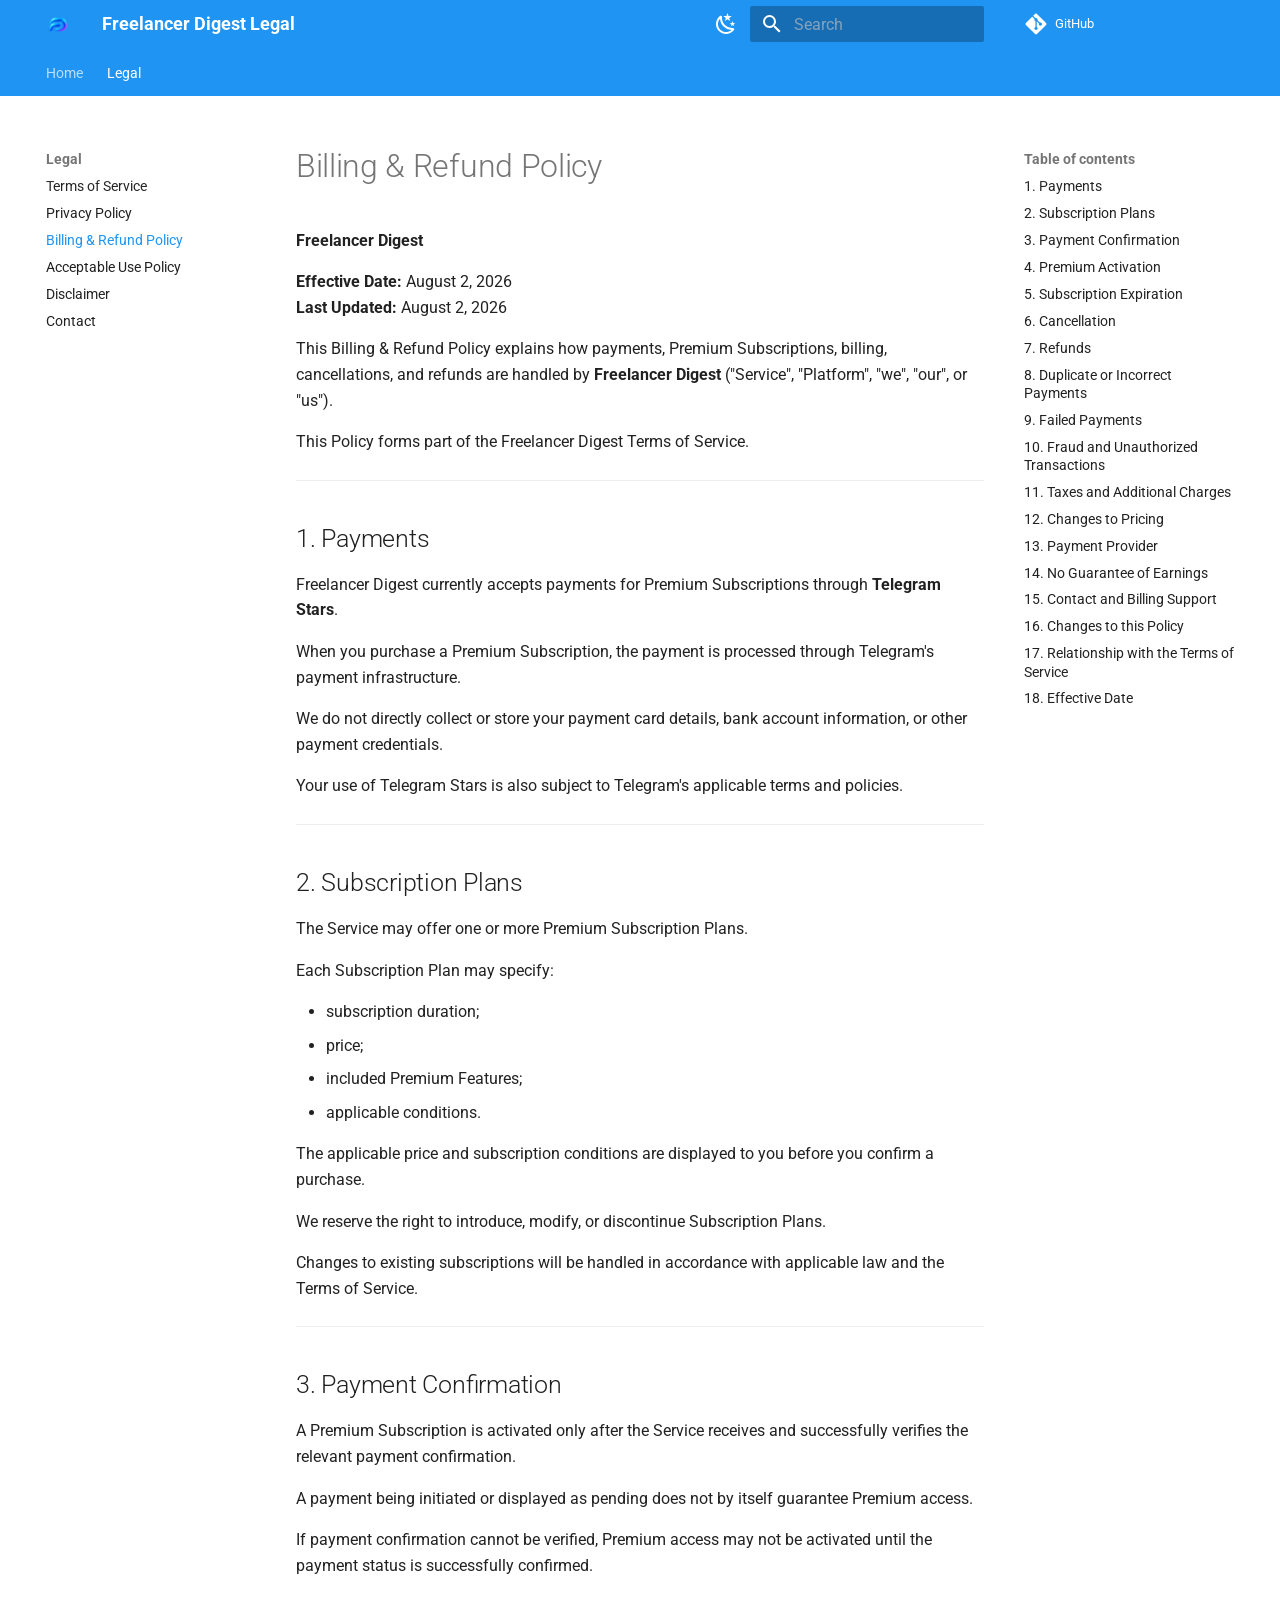
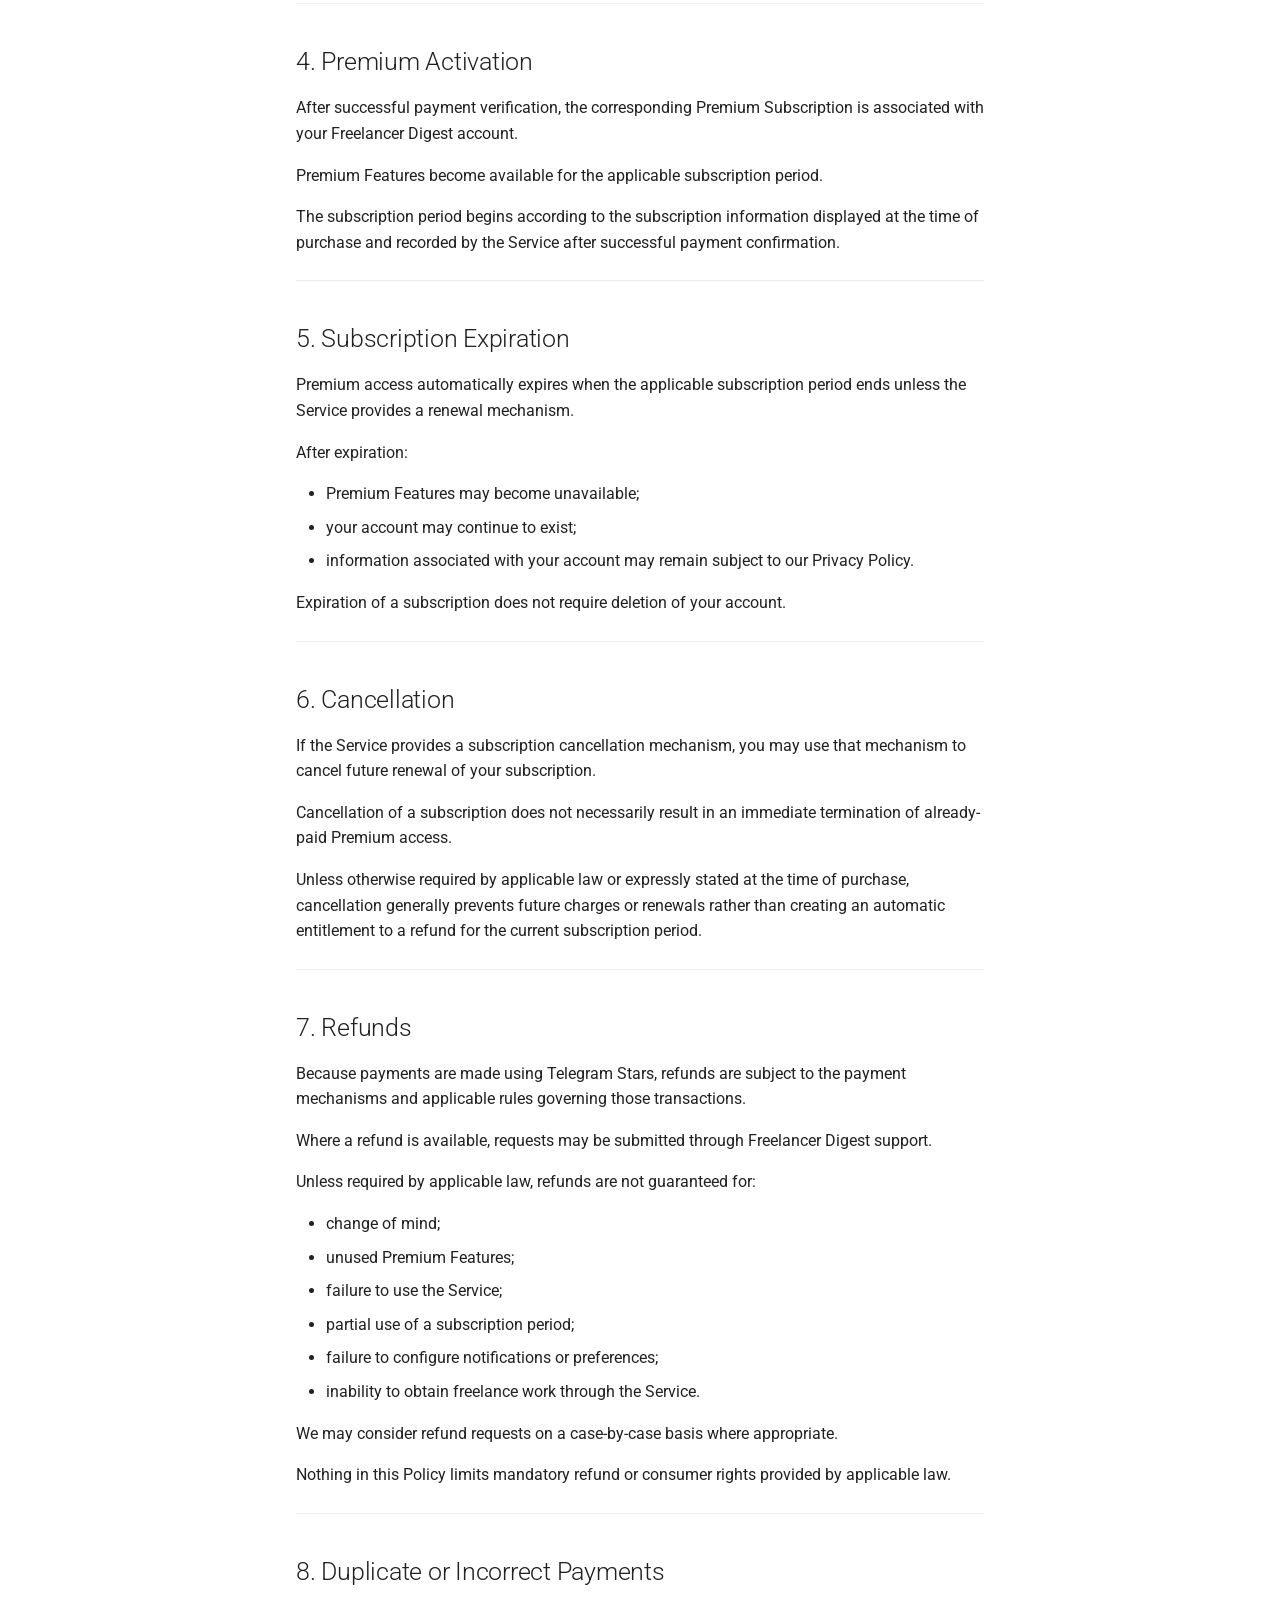
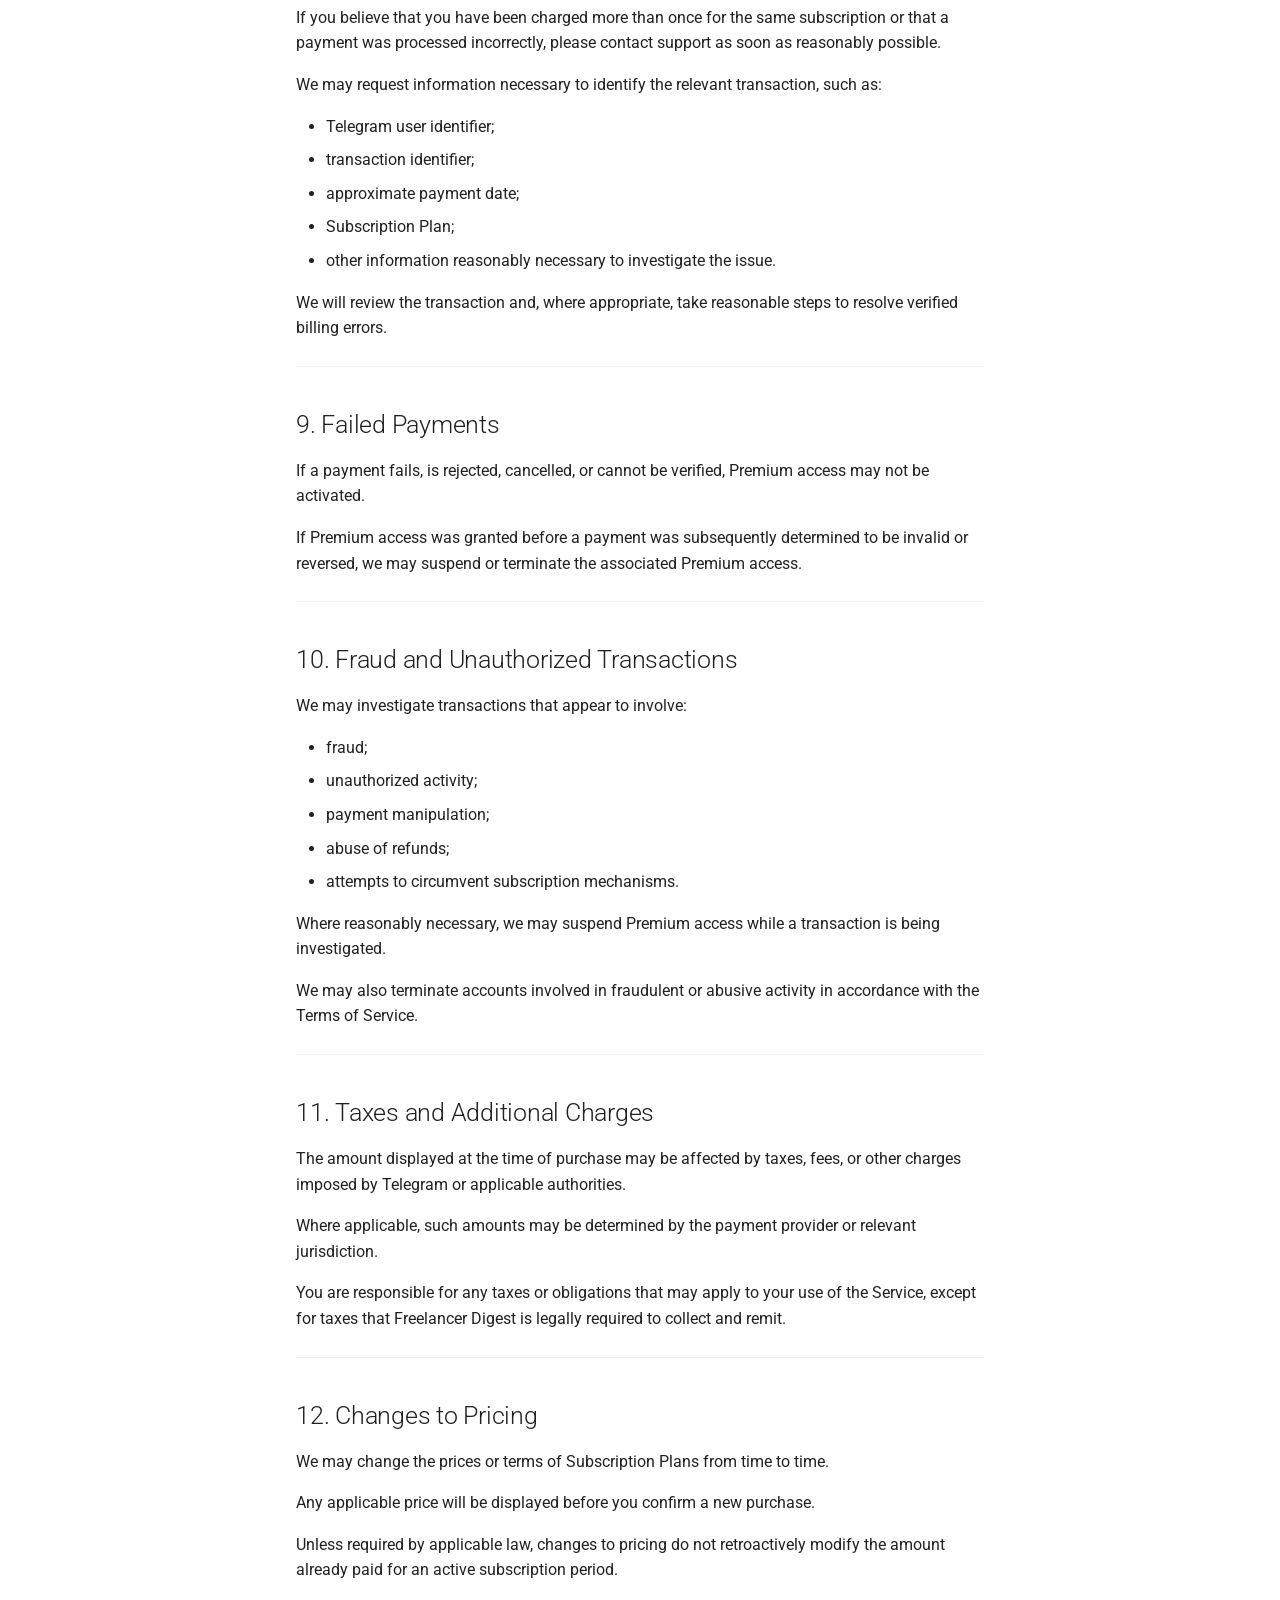
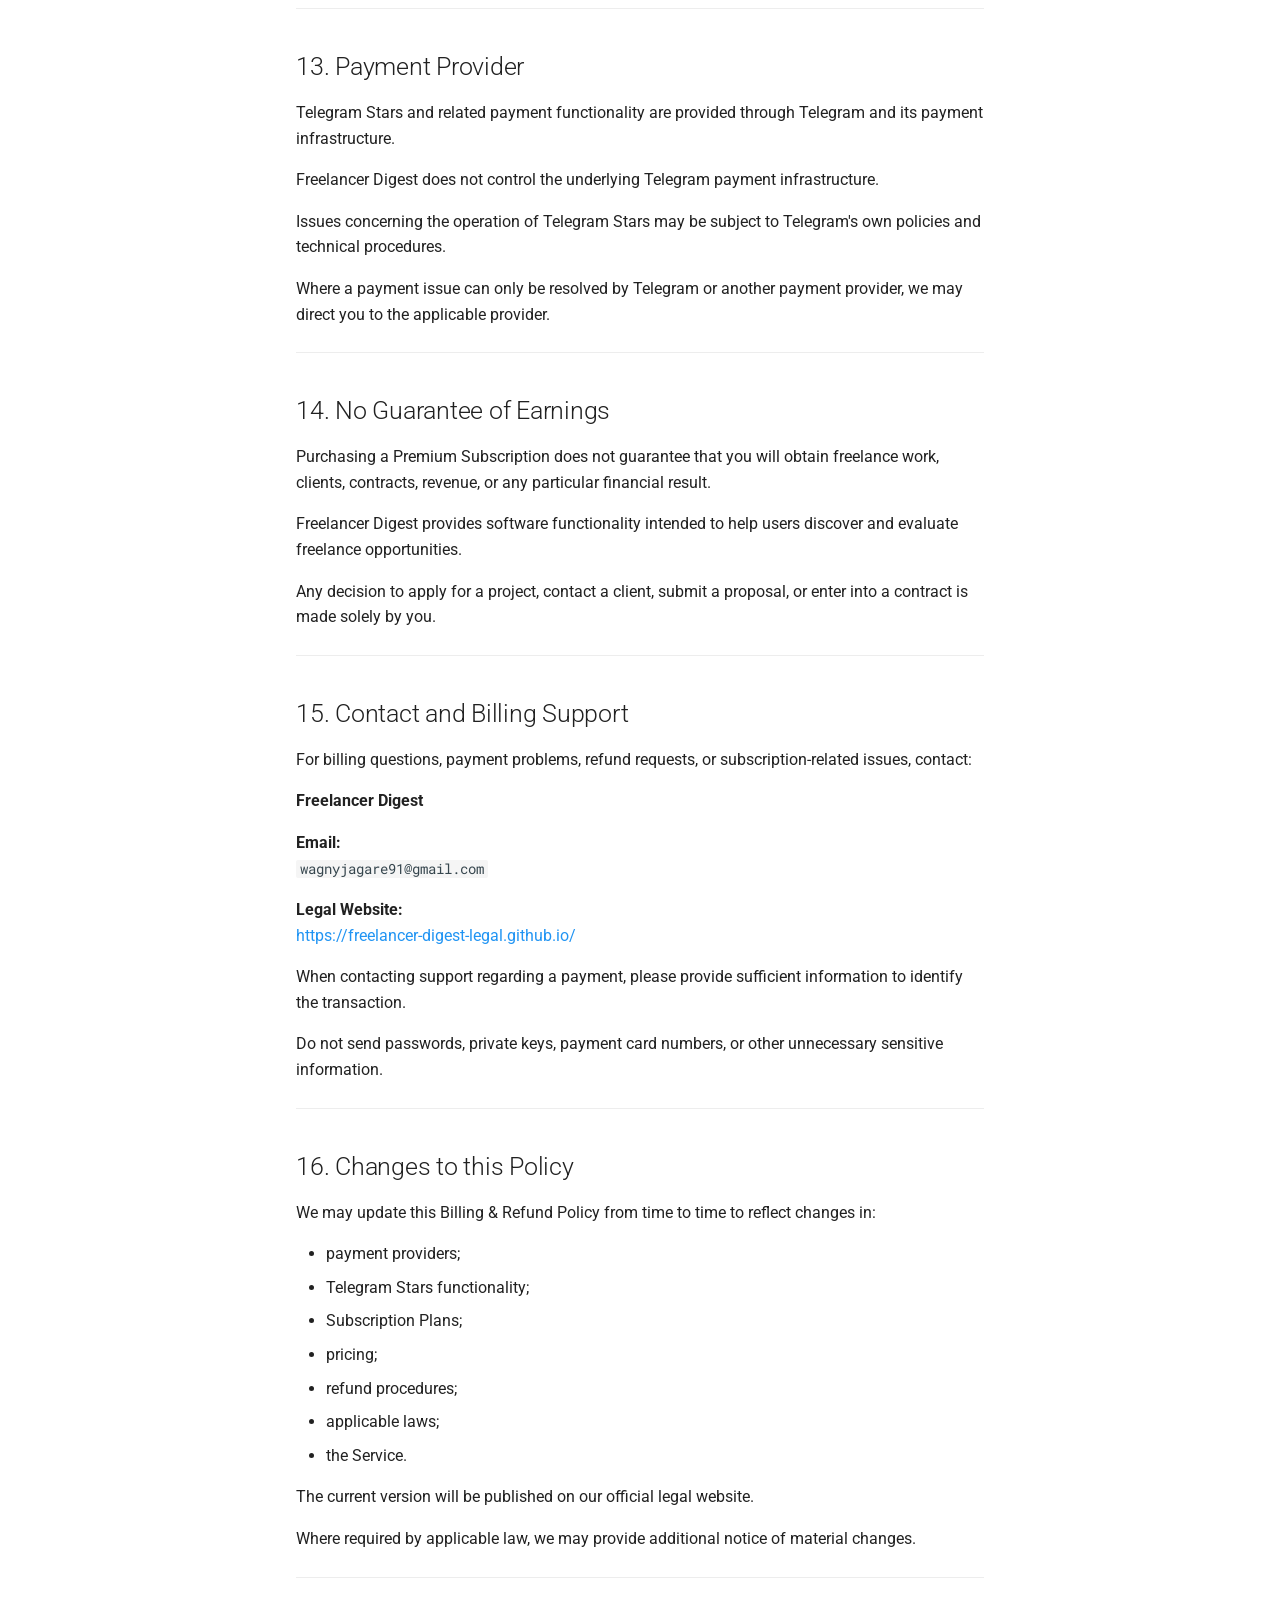
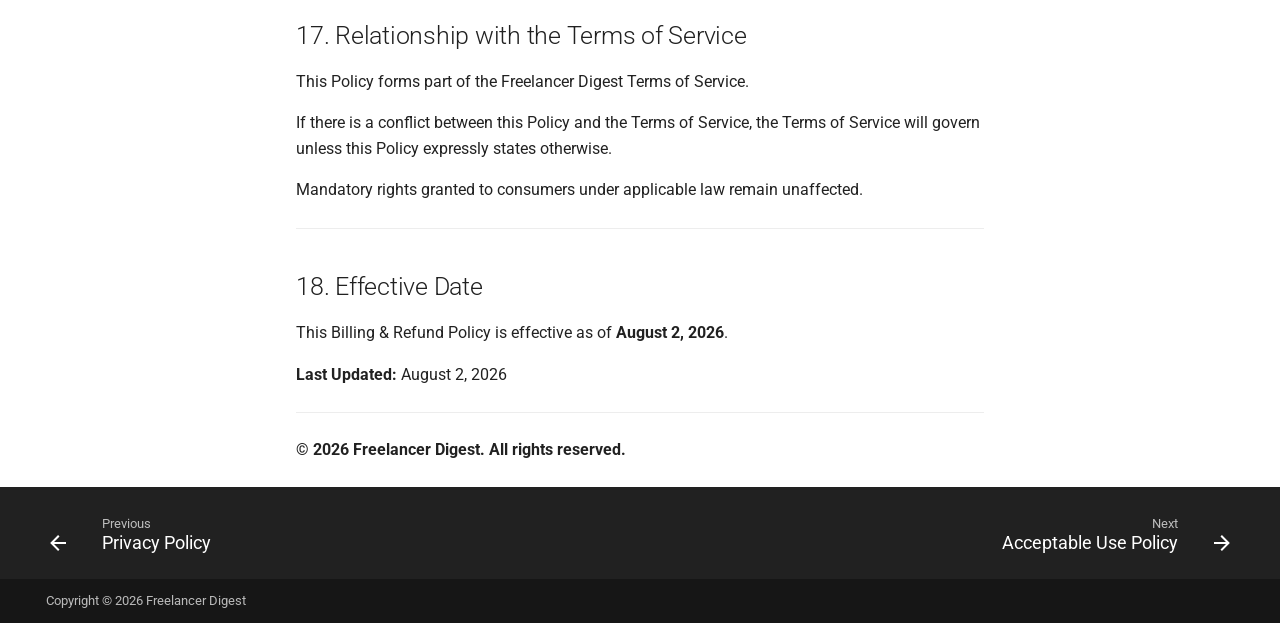
<file: billing/index.html>
<!doctype html>
<html lang="en" class="no-js">
  <head>
    
      <meta charset="utf-8">
      <meta name="viewport" content="width=device-width,initial-scale=1">
      
        <meta name="description" content="Official legal documentation for Freelancer Digest">
      
      
      
        <link rel="canonical" href="https://freelancer-digest-legal.github.io/billing/">
      
      
        <link rel="prev" href="../privacy/">
      
      
        <link rel="next" href="../acceptable-use/">
      
      
        
      
      
      <link rel="icon" href="../assets/logo.ico">
      <meta name="generator" content="mkdocs-1.6.1, mkdocs-material-9.7.7">
    
    
      
        <title>Billing & Refund Policy - Freelancer Digest Legal</title>
      
    
    
      <link rel="stylesheet" href="../assets/stylesheets/main.ec1eaa64.min.css">
      
        
        <link rel="stylesheet" href="../assets/stylesheets/palette.ab4e12ef.min.css">
      
      


    
    
      
    
    
      
        
        
        <link rel="preconnect" href="https://fonts.gstatic.com" crossorigin>
        <link rel="stylesheet" href="https://fonts.googleapis.com/css?family=Roboto:300,300i,400,400i,700,700i%7CRoboto+Mono:400,400i,700,700i&display=fallback">
        <style>:root{--md-text-font:"Roboto";--md-code-font:"Roboto Mono"}</style>
      
    
    
    <script>__md_scope=new URL("..",location),__md_hash=e=>[...e].reduce(((e,_)=>(e<<5)-e+_.charCodeAt(0)),0),__md_get=(e,_=localStorage,t=__md_scope)=>JSON.parse(_.getItem(t.pathname+"."+e)),__md_set=(e,_,t=localStorage,a=__md_scope)=>{try{t.setItem(a.pathname+"."+e,JSON.stringify(_))}catch(e){}}</script>
    
      

    
    
  </head>
  
  
    
    
      
    
    
    
    
    <body dir="ltr" data-md-color-scheme="default" data-md-color-primary="blue" data-md-color-accent="blue">
  
    
    <input class="md-toggle" data-md-toggle="drawer" type="checkbox" id="__drawer" autocomplete="off">
    <input class="md-toggle" data-md-toggle="search" type="checkbox" id="__search" autocomplete="off">
    <label class="md-overlay" for="__drawer"></label>
    <div data-md-component="skip">
      
        
        <a href="#billing-refund-policy" class="md-skip">
          Skip to content
        </a>
      
    </div>
    <div data-md-component="announce">
      
    </div>
    
    
      

<header class="md-header" data-md-component="header">
  <nav class="md-header__inner md-grid" aria-label="Header">
    <a href=".." title="Freelancer Digest Legal" class="md-header__button md-logo" aria-label="Freelancer Digest Legal" data-md-component="logo">
      
  <img src="../assets/logo.png" alt="logo">

    </a>
    <label class="md-header__button md-icon" for="__drawer">
      
      <svg xmlns="http://www.w3.org/2000/svg" viewBox="0 0 24 24"><path d="M3 6h18v2H3zm0 5h18v2H3zm0 5h18v2H3z"/></svg>
    </label>
    <div class="md-header__title" data-md-component="header-title">
      <div class="md-header__ellipsis">
        <div class="md-header__topic">
          <span class="md-ellipsis">
            Freelancer Digest Legal
          </span>
        </div>
        <div class="md-header__topic" data-md-component="header-topic">
          <span class="md-ellipsis">
            
              Billing & Refund Policy
            
          </span>
        </div>
      </div>
    </div>
    
      
        <form class="md-header__option" data-md-component="palette">
  
    
    
    
    <input class="md-option" data-md-color-media="(prefers-color-scheme: light)" data-md-color-scheme="default" data-md-color-primary="blue" data-md-color-accent="blue"  aria-label="Dark mode"  type="radio" name="__palette" id="__palette_0">
    
      <label class="md-header__button md-icon" title="Dark mode" for="__palette_1" hidden>
        <svg xmlns="http://www.w3.org/2000/svg" viewBox="0 0 24 24"><path d="m17.75 4.09-2.53 1.94.91 3.06-2.63-1.81-2.63 1.81.91-3.06-2.53-1.94L12.44 4l1.06-3 1.06 3zm3.5 6.91-1.64 1.25.59 1.98-1.7-1.17-1.7 1.17.59-1.98L15.75 11l2.06-.05L18.5 9l.69 1.95zm-2.28 4.95c.83-.08 1.72 1.1 1.19 1.85-.32.45-.66.87-1.08 1.27C15.17 23 8.84 23 4.94 19.07c-3.91-3.9-3.91-10.24 0-14.14.4-.4.82-.76 1.27-1.08.75-.53 1.93.36 1.85 1.19-.27 2.86.69 5.83 2.89 8.02a9.96 9.96 0 0 0 8.02 2.89m-1.64 2.02a12.08 12.08 0 0 1-7.8-3.47c-2.17-2.19-3.33-5-3.49-7.82-2.81 3.14-2.7 7.96.31 10.98 3.02 3.01 7.84 3.12 10.98.31"/></svg>
      </label>
    
  
    
    
    
    <input class="md-option" data-md-color-media="(prefers-color-scheme: dark)" data-md-color-scheme="slate" data-md-color-primary="blue" data-md-color-accent="blue"  aria-label="Light mode"  type="radio" name="__palette" id="__palette_1">
    
      <label class="md-header__button md-icon" title="Light mode" for="__palette_0" hidden>
        <svg xmlns="http://www.w3.org/2000/svg" viewBox="0 0 24 24"><path d="M12 7a5 5 0 0 1 5 5 5 5 0 0 1-5 5 5 5 0 0 1-5-5 5 5 0 0 1 5-5m0 2a3 3 0 0 0-3 3 3 3 0 0 0 3 3 3 3 0 0 0 3-3 3 3 0 0 0-3-3m0-7 2.39 3.42C13.65 5.15 12.84 5 12 5s-1.65.15-2.39.42zM3.34 7l4.16-.35A7.2 7.2 0 0 0 5.94 8.5c-.44.74-.69 1.5-.83 2.29zm.02 10 1.76-3.77a7.131 7.131 0 0 0 2.38 4.14zM20.65 7l-1.77 3.79a7.02 7.02 0 0 0-2.38-4.15zm-.01 10-4.14.36c.59-.51 1.12-1.14 1.54-1.86.42-.73.69-1.5.83-2.29zM12 22l-2.41-3.44c.74.27 1.55.44 2.41.44.82 0 1.63-.17 2.37-.44z"/></svg>
      </label>
    
  
</form>
      
    
    
      <script>var palette=__md_get("__palette");if(palette&&palette.color){if("(prefers-color-scheme)"===palette.color.media){var media=matchMedia("(prefers-color-scheme: light)"),input=document.querySelector(media.matches?"[data-md-color-media='(prefers-color-scheme: light)']":"[data-md-color-media='(prefers-color-scheme: dark)']");palette.color.media=input.getAttribute("data-md-color-media"),palette.color.scheme=input.getAttribute("data-md-color-scheme"),palette.color.primary=input.getAttribute("data-md-color-primary"),palette.color.accent=input.getAttribute("data-md-color-accent")}for(var[key,value]of Object.entries(palette.color))document.body.setAttribute("data-md-color-"+key,value)}</script>
    
    
    
      
      
        <label class="md-header__button md-icon" for="__search">
          
          <svg xmlns="http://www.w3.org/2000/svg" viewBox="0 0 24 24"><path d="M9.5 3A6.5 6.5 0 0 1 16 9.5c0 1.61-.59 3.09-1.56 4.23l.27.27h.79l5 5-1.5 1.5-5-5v-.79l-.27-.27A6.52 6.52 0 0 1 9.5 16 6.5 6.5 0 0 1 3 9.5 6.5 6.5 0 0 1 9.5 3m0 2C7 5 5 7 5 9.5S7 14 9.5 14 14 12 14 9.5 12 5 9.5 5"/></svg>
        </label>
        <div class="md-search" data-md-component="search" role="dialog">
  <label class="md-search__overlay" for="__search"></label>
  <div class="md-search__inner" role="search">
    <form class="md-search__form" name="search">
      <input type="text" class="md-search__input" name="query" aria-label="Search" placeholder="Search" autocapitalize="off" autocorrect="off" autocomplete="off" spellcheck="false" data-md-component="search-query" required>
      <label class="md-search__icon md-icon" for="__search">
        
        <svg xmlns="http://www.w3.org/2000/svg" viewBox="0 0 24 24"><path d="M9.5 3A6.5 6.5 0 0 1 16 9.5c0 1.61-.59 3.09-1.56 4.23l.27.27h.79l5 5-1.5 1.5-5-5v-.79l-.27-.27A6.52 6.52 0 0 1 9.5 16 6.5 6.5 0 0 1 3 9.5 6.5 6.5 0 0 1 9.5 3m0 2C7 5 5 7 5 9.5S7 14 9.5 14 14 12 14 9.5 12 5 9.5 5"/></svg>
        
        <svg xmlns="http://www.w3.org/2000/svg" viewBox="0 0 24 24"><path d="M20 11v2H8l5.5 5.5-1.42 1.42L4.16 12l7.92-7.92L13.5 5.5 8 11z"/></svg>
      </label>
      <nav class="md-search__options" aria-label="Search">
        
          <a href="javascript:void(0)" class="md-search__icon md-icon" title="Share" aria-label="Share" data-clipboard data-clipboard-text="" data-md-component="search-share" tabindex="-1">
            
            <svg xmlns="http://www.w3.org/2000/svg" viewBox="0 0 24 24"><path d="M18 16.08c-.76 0-1.44.3-1.96.77L8.91 12.7c.05-.23.09-.46.09-.7s-.04-.47-.09-.7l7.05-4.11c.54.5 1.25.81 2.04.81a3 3 0 0 0 3-3 3 3 0 0 0-3-3 3 3 0 0 0-3 3c0 .24.04.47.09.7L8.04 9.81C7.5 9.31 6.79 9 6 9a3 3 0 0 0-3 3 3 3 0 0 0 3 3c.79 0 1.5-.31 2.04-.81l7.12 4.15c-.05.21-.08.43-.08.66 0 1.61 1.31 2.91 2.92 2.91s2.92-1.3 2.92-2.91A2.92 2.92 0 0 0 18 16.08"/></svg>
          </a>
        
        <button type="reset" class="md-search__icon md-icon" title="Clear" aria-label="Clear" tabindex="-1">
          
          <svg xmlns="http://www.w3.org/2000/svg" viewBox="0 0 24 24"><path d="M19 6.41 17.59 5 12 10.59 6.41 5 5 6.41 10.59 12 5 17.59 6.41 19 12 13.41 17.59 19 19 17.59 13.41 12z"/></svg>
        </button>
      </nav>
      
        <div class="md-search__suggest" data-md-component="search-suggest"></div>
      
    </form>
    <div class="md-search__output">
      <div class="md-search__scrollwrap" tabindex="0" data-md-scrollfix>
        <div class="md-search-result" data-md-component="search-result">
          <div class="md-search-result__meta">
            Initializing search
          </div>
          <ol class="md-search-result__list" role="presentation"></ol>
        </div>
      </div>
    </div>
  </div>
</div>
      
    
    
      <div class="md-header__source">
        <a href="https://github.com/freelancer-digest-legal/freelancer-digest-legal.github.io" title="Go to repository" class="md-source" data-md-component="source">
  <div class="md-source__icon md-icon">
    
    <svg xmlns="http://www.w3.org/2000/svg" viewBox="0 0 448 512"><!--! Font Awesome Free 7.1.0 by @fontawesome - https://fontawesome.com License - https://fontawesome.com/license/free (Icons: CC BY 4.0, Fonts: SIL OFL 1.1, Code: MIT License) Copyright 2025 Fonticons, Inc.--><path d="M439.6 236.1 244 40.5c-5.4-5.5-12.8-8.5-20.4-8.5s-15 3-20.4 8.4L162.5 81l51.5 51.5c27.1-9.1 52.7 16.8 43.4 43.7l49.7 49.7c34.2-11.8 61.2 31 35.5 56.7-26.5 26.5-70.2-2.9-56-37.3L240.3 199v121.9c25.3 12.5 22.3 41.8 9.1 55-6.4 6.4-15.2 10.1-24.3 10.1s-17.8-3.6-24.3-10.1c-17.6-17.6-11.1-46.9 11.2-56v-123c-20.8-8.5-24.6-30.7-18.6-45L142.6 101 8.5 235.1C3 240.6 0 247.9 0 255.5s3 15 8.5 20.4l195.6 195.7c5.4 5.4 12.7 8.4 20.4 8.4s15-3 20.4-8.4l194.7-194.7c5.4-5.4 8.4-12.8 8.4-20.4s-3-15-8.4-20.4"/></svg>
  </div>
  <div class="md-source__repository">
    GitHub
  </div>
</a>
      </div>
    
  </nav>
  
</header>
    
    <div class="md-container" data-md-component="container">
      
      
        
          
            
<nav class="md-tabs" aria-label="Tabs" data-md-component="tabs">
  <div class="md-grid">
    <ul class="md-tabs__list">
      
        
  
  
  
  
    <li class="md-tabs__item">
      <a href=".." class="md-tabs__link">
        
  
  
    
  
  Home

      </a>
    </li>
  

      
        
  
  
  
    
  
  
    
    
      <li class="md-tabs__item md-tabs__item--active">
        <a href="../terms/" class="md-tabs__link">
          
  
  
    
  
  Legal

        </a>
      </li>
    
  

      
    </ul>
  </div>
</nav>
          
        
      
      <main class="md-main" data-md-component="main">
        <div class="md-main__inner md-grid">
          
            
              
              <div class="md-sidebar md-sidebar--primary" data-md-component="sidebar" data-md-type="navigation" >
                <div class="md-sidebar__scrollwrap">
                  <div class="md-sidebar__inner">
                    


  


<nav class="md-nav md-nav--primary md-nav--lifted" aria-label="Navigation" data-md-level="0">
  <label class="md-nav__title" for="__drawer">
    <a href=".." title="Freelancer Digest Legal" class="md-nav__button md-logo" aria-label="Freelancer Digest Legal" data-md-component="logo">
      
  <img src="../assets/logo.png" alt="logo">

    </a>
    Freelancer Digest Legal
  </label>
  
    <div class="md-nav__source">
      <a href="https://github.com/freelancer-digest-legal/freelancer-digest-legal.github.io" title="Go to repository" class="md-source" data-md-component="source">
  <div class="md-source__icon md-icon">
    
    <svg xmlns="http://www.w3.org/2000/svg" viewBox="0 0 448 512"><!--! Font Awesome Free 7.1.0 by @fontawesome - https://fontawesome.com License - https://fontawesome.com/license/free (Icons: CC BY 4.0, Fonts: SIL OFL 1.1, Code: MIT License) Copyright 2025 Fonticons, Inc.--><path d="M439.6 236.1 244 40.5c-5.4-5.5-12.8-8.5-20.4-8.5s-15 3-20.4 8.4L162.5 81l51.5 51.5c27.1-9.1 52.7 16.8 43.4 43.7l49.7 49.7c34.2-11.8 61.2 31 35.5 56.7-26.5 26.5-70.2-2.9-56-37.3L240.3 199v121.9c25.3 12.5 22.3 41.8 9.1 55-6.4 6.4-15.2 10.1-24.3 10.1s-17.8-3.6-24.3-10.1c-17.6-17.6-11.1-46.9 11.2-56v-123c-20.8-8.5-24.6-30.7-18.6-45L142.6 101 8.5 235.1C3 240.6 0 247.9 0 255.5s3 15 8.5 20.4l195.6 195.7c5.4 5.4 12.7 8.4 20.4 8.4s15-3 20.4-8.4l194.7-194.7c5.4-5.4 8.4-12.8 8.4-20.4s-3-15-8.4-20.4"/></svg>
  </div>
  <div class="md-source__repository">
    GitHub
  </div>
</a>
    </div>
  
  <ul class="md-nav__list" data-md-scrollfix>
    
      
      
  
  
  
  
    <li class="md-nav__item">
      <a href=".." class="md-nav__link">
        
  
  
  <span class="md-ellipsis">
    
  
    Home
  

    
  </span>
  
  

      </a>
    </li>
  

    
      
      
  
  
    
  
  
  
    
    
      
        
      
        
      
        
      
        
      
        
      
        
      
    
    
    
      
        
        
      
      
        
      
    
    
    <li class="md-nav__item md-nav__item--active md-nav__item--section md-nav__item--nested">
      
        
        
        <input class="md-nav__toggle md-toggle " type="checkbox" id="__nav_2" checked>
        
          
          <label class="md-nav__link" for="__nav_2" id="__nav_2_label" tabindex="">
            
  
  
  <span class="md-ellipsis">
    
  
    Legal
  

    
  </span>
  
  

            <span class="md-nav__icon md-icon"></span>
          </label>
        
        <nav class="md-nav" data-md-level="1" aria-labelledby="__nav_2_label" aria-expanded="true">
          <label class="md-nav__title" for="__nav_2">
            <span class="md-nav__icon md-icon"></span>
            
  
    Legal
  

          </label>
          <ul class="md-nav__list" data-md-scrollfix>
            
              
                
  
  
  
  
    <li class="md-nav__item">
      <a href="../terms/" class="md-nav__link">
        
  
  
  <span class="md-ellipsis">
    
  
    Terms of Service
  

    
  </span>
  
  

      </a>
    </li>
  

              
            
              
                
  
  
  
  
    <li class="md-nav__item">
      <a href="../privacy/" class="md-nav__link">
        
  
  
  <span class="md-ellipsis">
    
  
    Privacy Policy
  

    
  </span>
  
  

      </a>
    </li>
  

              
            
              
                
  
  
    
  
  
  
    <li class="md-nav__item md-nav__item--active">
      
      <input class="md-nav__toggle md-toggle" type="checkbox" id="__toc">
      
      
        
      
      
        <label class="md-nav__link md-nav__link--active" for="__toc">
          
  
  
  <span class="md-ellipsis">
    
  
    Billing & Refund Policy
  

    
  </span>
  
  

          <span class="md-nav__icon md-icon"></span>
        </label>
      
      <a href="./" class="md-nav__link md-nav__link--active">
        
  
  
  <span class="md-ellipsis">
    
  
    Billing & Refund Policy
  

    
  </span>
  
  

      </a>
      
        

<nav class="md-nav md-nav--secondary" aria-label="Table of contents">
  
  
  
    
  
  
    <label class="md-nav__title" for="__toc">
      <span class="md-nav__icon md-icon"></span>
      Table of contents
    </label>
    <ul class="md-nav__list" data-md-component="toc" data-md-scrollfix>
      
        <li class="md-nav__item">
  <a href="#1-payments" class="md-nav__link">
    <span class="md-ellipsis">
      
        1. Payments
      
    </span>
  </a>
  
</li>
      
        <li class="md-nav__item">
  <a href="#2-subscription-plans" class="md-nav__link">
    <span class="md-ellipsis">
      
        2. Subscription Plans
      
    </span>
  </a>
  
</li>
      
        <li class="md-nav__item">
  <a href="#3-payment-confirmation" class="md-nav__link">
    <span class="md-ellipsis">
      
        3. Payment Confirmation
      
    </span>
  </a>
  
</li>
      
        <li class="md-nav__item">
  <a href="#4-premium-activation" class="md-nav__link">
    <span class="md-ellipsis">
      
        4. Premium Activation
      
    </span>
  </a>
  
</li>
      
        <li class="md-nav__item">
  <a href="#5-subscription-expiration" class="md-nav__link">
    <span class="md-ellipsis">
      
        5. Subscription Expiration
      
    </span>
  </a>
  
</li>
      
        <li class="md-nav__item">
  <a href="#6-cancellation" class="md-nav__link">
    <span class="md-ellipsis">
      
        6. Cancellation
      
    </span>
  </a>
  
</li>
      
        <li class="md-nav__item">
  <a href="#7-refunds" class="md-nav__link">
    <span class="md-ellipsis">
      
        7. Refunds
      
    </span>
  </a>
  
</li>
      
        <li class="md-nav__item">
  <a href="#8-duplicate-or-incorrect-payments" class="md-nav__link">
    <span class="md-ellipsis">
      
        8. Duplicate or Incorrect Payments
      
    </span>
  </a>
  
</li>
      
        <li class="md-nav__item">
  <a href="#9-failed-payments" class="md-nav__link">
    <span class="md-ellipsis">
      
        9. Failed Payments
      
    </span>
  </a>
  
</li>
      
        <li class="md-nav__item">
  <a href="#10-fraud-and-unauthorized-transactions" class="md-nav__link">
    <span class="md-ellipsis">
      
        10. Fraud and Unauthorized Transactions
      
    </span>
  </a>
  
</li>
      
        <li class="md-nav__item">
  <a href="#11-taxes-and-additional-charges" class="md-nav__link">
    <span class="md-ellipsis">
      
        11. Taxes and Additional Charges
      
    </span>
  </a>
  
</li>
      
        <li class="md-nav__item">
  <a href="#12-changes-to-pricing" class="md-nav__link">
    <span class="md-ellipsis">
      
        12. Changes to Pricing
      
    </span>
  </a>
  
</li>
      
        <li class="md-nav__item">
  <a href="#13-payment-provider" class="md-nav__link">
    <span class="md-ellipsis">
      
        13. Payment Provider
      
    </span>
  </a>
  
</li>
      
        <li class="md-nav__item">
  <a href="#14-no-guarantee-of-earnings" class="md-nav__link">
    <span class="md-ellipsis">
      
        14. No Guarantee of Earnings
      
    </span>
  </a>
  
</li>
      
        <li class="md-nav__item">
  <a href="#15-contact-and-billing-support" class="md-nav__link">
    <span class="md-ellipsis">
      
        15. Contact and Billing Support
      
    </span>
  </a>
  
</li>
      
        <li class="md-nav__item">
  <a href="#16-changes-to-this-policy" class="md-nav__link">
    <span class="md-ellipsis">
      
        16. Changes to this Policy
      
    </span>
  </a>
  
</li>
      
        <li class="md-nav__item">
  <a href="#17-relationship-with-the-terms-of-service" class="md-nav__link">
    <span class="md-ellipsis">
      
        17. Relationship with the Terms of Service
      
    </span>
  </a>
  
</li>
      
        <li class="md-nav__item">
  <a href="#18-effective-date" class="md-nav__link">
    <span class="md-ellipsis">
      
        18. Effective Date
      
    </span>
  </a>
  
</li>
      
    </ul>
  
</nav>
      
    </li>
  

              
            
              
                
  
  
  
  
    <li class="md-nav__item">
      <a href="../acceptable-use/" class="md-nav__link">
        
  
  
  <span class="md-ellipsis">
    
  
    Acceptable Use Policy
  

    
  </span>
  
  

      </a>
    </li>
  

              
            
              
                
  
  
  
  
    <li class="md-nav__item">
      <a href="../disclaimer/" class="md-nav__link">
        
  
  
  <span class="md-ellipsis">
    
  
    Disclaimer
  

    
  </span>
  
  

      </a>
    </li>
  

              
            
              
                
  
  
  
  
    <li class="md-nav__item">
      <a href="../contact/" class="md-nav__link">
        
  
  
  <span class="md-ellipsis">
    
  
    Contact
  

    
  </span>
  
  

      </a>
    </li>
  

              
            
          </ul>
        </nav>
      
    </li>
  

    
  </ul>
</nav>
                  </div>
                </div>
              </div>
            
            
              
              <div class="md-sidebar md-sidebar--secondary" data-md-component="sidebar" data-md-type="toc" >
                <div class="md-sidebar__scrollwrap">
                  <div class="md-sidebar__inner">
                    

<nav class="md-nav md-nav--secondary" aria-label="Table of contents">
  
  
  
    
  
  
    <label class="md-nav__title" for="__toc">
      <span class="md-nav__icon md-icon"></span>
      Table of contents
    </label>
    <ul class="md-nav__list" data-md-component="toc" data-md-scrollfix>
      
        <li class="md-nav__item">
  <a href="#1-payments" class="md-nav__link">
    <span class="md-ellipsis">
      
        1. Payments
      
    </span>
  </a>
  
</li>
      
        <li class="md-nav__item">
  <a href="#2-subscription-plans" class="md-nav__link">
    <span class="md-ellipsis">
      
        2. Subscription Plans
      
    </span>
  </a>
  
</li>
      
        <li class="md-nav__item">
  <a href="#3-payment-confirmation" class="md-nav__link">
    <span class="md-ellipsis">
      
        3. Payment Confirmation
      
    </span>
  </a>
  
</li>
      
        <li class="md-nav__item">
  <a href="#4-premium-activation" class="md-nav__link">
    <span class="md-ellipsis">
      
        4. Premium Activation
      
    </span>
  </a>
  
</li>
      
        <li class="md-nav__item">
  <a href="#5-subscription-expiration" class="md-nav__link">
    <span class="md-ellipsis">
      
        5. Subscription Expiration
      
    </span>
  </a>
  
</li>
      
        <li class="md-nav__item">
  <a href="#6-cancellation" class="md-nav__link">
    <span class="md-ellipsis">
      
        6. Cancellation
      
    </span>
  </a>
  
</li>
      
        <li class="md-nav__item">
  <a href="#7-refunds" class="md-nav__link">
    <span class="md-ellipsis">
      
        7. Refunds
      
    </span>
  </a>
  
</li>
      
        <li class="md-nav__item">
  <a href="#8-duplicate-or-incorrect-payments" class="md-nav__link">
    <span class="md-ellipsis">
      
        8. Duplicate or Incorrect Payments
      
    </span>
  </a>
  
</li>
      
        <li class="md-nav__item">
  <a href="#9-failed-payments" class="md-nav__link">
    <span class="md-ellipsis">
      
        9. Failed Payments
      
    </span>
  </a>
  
</li>
      
        <li class="md-nav__item">
  <a href="#10-fraud-and-unauthorized-transactions" class="md-nav__link">
    <span class="md-ellipsis">
      
        10. Fraud and Unauthorized Transactions
      
    </span>
  </a>
  
</li>
      
        <li class="md-nav__item">
  <a href="#11-taxes-and-additional-charges" class="md-nav__link">
    <span class="md-ellipsis">
      
        11. Taxes and Additional Charges
      
    </span>
  </a>
  
</li>
      
        <li class="md-nav__item">
  <a href="#12-changes-to-pricing" class="md-nav__link">
    <span class="md-ellipsis">
      
        12. Changes to Pricing
      
    </span>
  </a>
  
</li>
      
        <li class="md-nav__item">
  <a href="#13-payment-provider" class="md-nav__link">
    <span class="md-ellipsis">
      
        13. Payment Provider
      
    </span>
  </a>
  
</li>
      
        <li class="md-nav__item">
  <a href="#14-no-guarantee-of-earnings" class="md-nav__link">
    <span class="md-ellipsis">
      
        14. No Guarantee of Earnings
      
    </span>
  </a>
  
</li>
      
        <li class="md-nav__item">
  <a href="#15-contact-and-billing-support" class="md-nav__link">
    <span class="md-ellipsis">
      
        15. Contact and Billing Support
      
    </span>
  </a>
  
</li>
      
        <li class="md-nav__item">
  <a href="#16-changes-to-this-policy" class="md-nav__link">
    <span class="md-ellipsis">
      
        16. Changes to this Policy
      
    </span>
  </a>
  
</li>
      
        <li class="md-nav__item">
  <a href="#17-relationship-with-the-terms-of-service" class="md-nav__link">
    <span class="md-ellipsis">
      
        17. Relationship with the Terms of Service
      
    </span>
  </a>
  
</li>
      
        <li class="md-nav__item">
  <a href="#18-effective-date" class="md-nav__link">
    <span class="md-ellipsis">
      
        18. Effective Date
      
    </span>
  </a>
  
</li>
      
    </ul>
  
</nav>
                  </div>
                </div>
              </div>
            
          
          
            <div class="md-content" data-md-component="content">
              
              <article class="md-content__inner md-typeset">
                
                  



<h1 id="billing-refund-policy">Billing &amp; Refund Policy<a class="headerlink" href="#billing-refund-policy" title="Permanent link">&para;</a></h1>
<p><strong>Freelancer Digest</strong></p>
<p><strong>Effective Date:</strong> August 2, 2026<br />
<strong>Last Updated:</strong> August 2, 2026</p>
<p>This Billing &amp; Refund Policy explains how payments, Premium Subscriptions, billing, cancellations, and refunds are handled by <strong>Freelancer Digest</strong> ("Service", "Platform", "we", "our", or "us").</p>
<p>This Policy forms part of the Freelancer Digest Terms of Service.</p>
<hr />
<h2 id="1-payments">1. Payments<a class="headerlink" href="#1-payments" title="Permanent link">&para;</a></h2>
<p>Freelancer Digest currently accepts payments for Premium Subscriptions through <strong>Telegram Stars</strong>.</p>
<p>When you purchase a Premium Subscription, the payment is processed through Telegram's payment infrastructure.</p>
<p>We do not directly collect or store your payment card details, bank account information, or other payment credentials.</p>
<p>Your use of Telegram Stars is also subject to Telegram's applicable terms and policies.</p>
<hr />
<h2 id="2-subscription-plans">2. Subscription Plans<a class="headerlink" href="#2-subscription-plans" title="Permanent link">&para;</a></h2>
<p>The Service may offer one or more Premium Subscription Plans.</p>
<p>Each Subscription Plan may specify:</p>
<ul>
<li>subscription duration;</li>
<li>price;</li>
<li>included Premium Features;</li>
<li>applicable conditions.</li>
</ul>
<p>The applicable price and subscription conditions are displayed to you before you confirm a purchase.</p>
<p>We reserve the right to introduce, modify, or discontinue Subscription Plans.</p>
<p>Changes to existing subscriptions will be handled in accordance with applicable law and the Terms of Service.</p>
<hr />
<h2 id="3-payment-confirmation">3. Payment Confirmation<a class="headerlink" href="#3-payment-confirmation" title="Permanent link">&para;</a></h2>
<p>A Premium Subscription is activated only after the Service receives and successfully verifies the relevant payment confirmation.</p>
<p>A payment being initiated or displayed as pending does not by itself guarantee Premium access.</p>
<p>If payment confirmation cannot be verified, Premium access may not be activated until the payment status is successfully confirmed.</p>
<hr />
<h2 id="4-premium-activation">4. Premium Activation<a class="headerlink" href="#4-premium-activation" title="Permanent link">&para;</a></h2>
<p>After successful payment verification, the corresponding Premium Subscription is associated with your Freelancer Digest account.</p>
<p>Premium Features become available for the applicable subscription period.</p>
<p>The subscription period begins according to the subscription information displayed at the time of purchase and recorded by the Service after successful payment confirmation.</p>
<hr />
<h2 id="5-subscription-expiration">5. Subscription Expiration<a class="headerlink" href="#5-subscription-expiration" title="Permanent link">&para;</a></h2>
<p>Premium access automatically expires when the applicable subscription period ends unless the Service provides a renewal mechanism.</p>
<p>After expiration:</p>
<ul>
<li>Premium Features may become unavailable;</li>
<li>your account may continue to exist;</li>
<li>information associated with your account may remain subject to our Privacy Policy.</li>
</ul>
<p>Expiration of a subscription does not require deletion of your account.</p>
<hr />
<h2 id="6-cancellation">6. Cancellation<a class="headerlink" href="#6-cancellation" title="Permanent link">&para;</a></h2>
<p>If the Service provides a subscription cancellation mechanism, you may use that mechanism to cancel future renewal of your subscription.</p>
<p>Cancellation of a subscription does not necessarily result in an immediate termination of already-paid Premium access.</p>
<p>Unless otherwise required by applicable law or expressly stated at the time of purchase, cancellation generally prevents future charges or renewals rather than creating an automatic entitlement to a refund for the current subscription period.</p>
<hr />
<h2 id="7-refunds">7. Refunds<a class="headerlink" href="#7-refunds" title="Permanent link">&para;</a></h2>
<p>Because payments are made using Telegram Stars, refunds are subject to the payment mechanisms and applicable rules governing those transactions.</p>
<p>Where a refund is available, requests may be submitted through Freelancer Digest support.</p>
<p>Unless required by applicable law, refunds are not guaranteed for:</p>
<ul>
<li>change of mind;</li>
<li>unused Premium Features;</li>
<li>failure to use the Service;</li>
<li>partial use of a subscription period;</li>
<li>failure to configure notifications or preferences;</li>
<li>inability to obtain freelance work through the Service.</li>
</ul>
<p>We may consider refund requests on a case-by-case basis where appropriate.</p>
<p>Nothing in this Policy limits mandatory refund or consumer rights provided by applicable law.</p>
<hr />
<h2 id="8-duplicate-or-incorrect-payments">8. Duplicate or Incorrect Payments<a class="headerlink" href="#8-duplicate-or-incorrect-payments" title="Permanent link">&para;</a></h2>
<p>If you believe that you have been charged more than once for the same subscription or that a payment was processed incorrectly, please contact support as soon as reasonably possible.</p>
<p>We may request information necessary to identify the relevant transaction, such as:</p>
<ul>
<li>Telegram user identifier;</li>
<li>transaction identifier;</li>
<li>approximate payment date;</li>
<li>Subscription Plan;</li>
<li>other information reasonably necessary to investigate the issue.</li>
</ul>
<p>We will review the transaction and, where appropriate, take reasonable steps to resolve verified billing errors.</p>
<hr />
<h2 id="9-failed-payments">9. Failed Payments<a class="headerlink" href="#9-failed-payments" title="Permanent link">&para;</a></h2>
<p>If a payment fails, is rejected, cancelled, or cannot be verified, Premium access may not be activated.</p>
<p>If Premium access was granted before a payment was subsequently determined to be invalid or reversed, we may suspend or terminate the associated Premium access.</p>
<hr />
<h2 id="10-fraud-and-unauthorized-transactions">10. Fraud and Unauthorized Transactions<a class="headerlink" href="#10-fraud-and-unauthorized-transactions" title="Permanent link">&para;</a></h2>
<p>We may investigate transactions that appear to involve:</p>
<ul>
<li>fraud;</li>
<li>unauthorized activity;</li>
<li>payment manipulation;</li>
<li>abuse of refunds;</li>
<li>attempts to circumvent subscription mechanisms.</li>
</ul>
<p>Where reasonably necessary, we may suspend Premium access while a transaction is being investigated.</p>
<p>We may also terminate accounts involved in fraudulent or abusive activity in accordance with the Terms of Service.</p>
<hr />
<h2 id="11-taxes-and-additional-charges">11. Taxes and Additional Charges<a class="headerlink" href="#11-taxes-and-additional-charges" title="Permanent link">&para;</a></h2>
<p>The amount displayed at the time of purchase may be affected by taxes, fees, or other charges imposed by Telegram or applicable authorities.</p>
<p>Where applicable, such amounts may be determined by the payment provider or relevant jurisdiction.</p>
<p>You are responsible for any taxes or obligations that may apply to your use of the Service, except for taxes that Freelancer Digest is legally required to collect and remit.</p>
<hr />
<h2 id="12-changes-to-pricing">12. Changes to Pricing<a class="headerlink" href="#12-changes-to-pricing" title="Permanent link">&para;</a></h2>
<p>We may change the prices or terms of Subscription Plans from time to time.</p>
<p>Any applicable price will be displayed before you confirm a new purchase.</p>
<p>Unless required by applicable law, changes to pricing do not retroactively modify the amount already paid for an active subscription period.</p>
<hr />
<h2 id="13-payment-provider">13. Payment Provider<a class="headerlink" href="#13-payment-provider" title="Permanent link">&para;</a></h2>
<p>Telegram Stars and related payment functionality are provided through Telegram and its payment infrastructure.</p>
<p>Freelancer Digest does not control the underlying Telegram payment infrastructure.</p>
<p>Issues concerning the operation of Telegram Stars may be subject to Telegram's own policies and technical procedures.</p>
<p>Where a payment issue can only be resolved by Telegram or another payment provider, we may direct you to the applicable provider.</p>
<hr />
<h2 id="14-no-guarantee-of-earnings">14. No Guarantee of Earnings<a class="headerlink" href="#14-no-guarantee-of-earnings" title="Permanent link">&para;</a></h2>
<p>Purchasing a Premium Subscription does not guarantee that you will obtain freelance work, clients, contracts, revenue, or any particular financial result.</p>
<p>Freelancer Digest provides software functionality intended to help users discover and evaluate freelance opportunities.</p>
<p>Any decision to apply for a project, contact a client, submit a proposal, or enter into a contract is made solely by you.</p>
<hr />
<h2 id="15-contact-and-billing-support">15. Contact and Billing Support<a class="headerlink" href="#15-contact-and-billing-support" title="Permanent link">&para;</a></h2>
<p>For billing questions, payment problems, refund requests, or subscription-related issues, contact:</p>
<p><strong>Freelancer Digest</strong></p>
<p><strong>Email:</strong><br />
<code>wagnyjagare91@gmail.com</code></p>
<p><strong>Legal Website:</strong><br />
<a href="https://freelancer-digest-legal.github.io/">https://freelancer-digest-legal.github.io/</a></p>
<p>When contacting support regarding a payment, please provide sufficient information to identify the transaction.</p>
<p>Do not send passwords, private keys, payment card numbers, or other unnecessary sensitive information.</p>
<hr />
<h2 id="16-changes-to-this-policy">16. Changes to this Policy<a class="headerlink" href="#16-changes-to-this-policy" title="Permanent link">&para;</a></h2>
<p>We may update this Billing &amp; Refund Policy from time to time to reflect changes in:</p>
<ul>
<li>payment providers;</li>
<li>Telegram Stars functionality;</li>
<li>Subscription Plans;</li>
<li>pricing;</li>
<li>refund procedures;</li>
<li>applicable laws;</li>
<li>the Service.</li>
</ul>
<p>The current version will be published on our official legal website.</p>
<p>Where required by applicable law, we may provide additional notice of material changes.</p>
<hr />
<h2 id="17-relationship-with-the-terms-of-service">17. Relationship with the Terms of Service<a class="headerlink" href="#17-relationship-with-the-terms-of-service" title="Permanent link">&para;</a></h2>
<p>This Policy forms part of the Freelancer Digest Terms of Service.</p>
<p>If there is a conflict between this Policy and the Terms of Service, the Terms of Service will govern unless this Policy expressly states otherwise.</p>
<p>Mandatory rights granted to consumers under applicable law remain unaffected.</p>
<hr />
<h2 id="18-effective-date">18. Effective Date<a class="headerlink" href="#18-effective-date" title="Permanent link">&para;</a></h2>
<p>This Billing &amp; Refund Policy is effective as of <strong>August 2, 2026</strong>.</p>
<p><strong>Last Updated:</strong> August 2, 2026</p>
<hr />
<p><strong>© 2026 Freelancer Digest. All rights reserved.</strong></p>












                
              </article>
            </div>
          
          
<script>var target=document.getElementById(location.hash.slice(1));target&&target.name&&(target.checked=target.name.startsWith("__tabbed_"))</script>
        </div>
        
          <button type="button" class="md-top md-icon" data-md-component="top" hidden>
  
  <svg xmlns="http://www.w3.org/2000/svg" viewBox="0 0 24 24"><path d="M13 20h-2V8l-5.5 5.5-1.42-1.42L12 4.16l7.92 7.92-1.42 1.42L13 8z"/></svg>
  Back to top
</button>
        
      </main>
      
        <footer class="md-footer">
  
    
      
      <nav class="md-footer__inner md-grid" aria-label="Footer" >
        
          
          <a href="../privacy/" class="md-footer__link md-footer__link--prev" aria-label="Previous: Privacy Policy">
            <div class="md-footer__button md-icon">
              
              <svg xmlns="http://www.w3.org/2000/svg" viewBox="0 0 24 24"><path d="M20 11v2H8l5.5 5.5-1.42 1.42L4.16 12l7.92-7.92L13.5 5.5 8 11z"/></svg>
            </div>
            <div class="md-footer__title">
              <span class="md-footer__direction">
                Previous
              </span>
              <div class="md-ellipsis">
                Privacy Policy
              </div>
            </div>
          </a>
        
        
          
          <a href="../acceptable-use/" class="md-footer__link md-footer__link--next" aria-label="Next: Acceptable Use Policy">
            <div class="md-footer__title">
              <span class="md-footer__direction">
                Next
              </span>
              <div class="md-ellipsis">
                Acceptable Use Policy
              </div>
            </div>
            <div class="md-footer__button md-icon">
              
              <svg xmlns="http://www.w3.org/2000/svg" viewBox="0 0 24 24"><path d="M4 11v2h12l-5.5 5.5 1.42 1.42L19.84 12l-7.92-7.92L10.5 5.5 16 11z"/></svg>
            </div>
          </a>
        
      </nav>
    
  
  <div class="md-footer-meta md-typeset">
    <div class="md-footer-meta__inner md-grid">
      <div class="md-copyright">
  
    <div class="md-copyright__highlight">
      Copyright © 2026 Freelancer Digest
    </div>
  
  
</div>
      
    </div>
  </div>
</footer>
      
    </div>
    <div class="md-dialog" data-md-component="dialog">
      <div class="md-dialog__inner md-typeset"></div>
    </div>
    
    
    
      
      
      <script id="__config" type="application/json">{"annotate": null, "base": "..", "features": ["navigation.tabs", "navigation.top", "navigation.footer", "navigation.sections", "navigation.expand", "navigation.indexes", "toc.follow", "search.highlight", "search.suggest", "search.share", "content.code.copy"], "search": "../assets/javascripts/workers/search.2c215733.min.js", "tags": null, "translations": {"clipboard.copied": "Copied to clipboard", "clipboard.copy": "Copy to clipboard", "search.result.more.one": "1 more on this page", "search.result.more.other": "# more on this page", "search.result.none": "No matching documents", "search.result.one": "1 matching document", "search.result.other": "# matching documents", "search.result.placeholder": "Type to start searching", "search.result.term.missing": "Missing", "select.version": "Select version"}, "version": null}</script>
    
    
      <script src="../assets/javascripts/bundle.d7400e89.min.js"></script>
      
    
  </body>
</html>
</file>
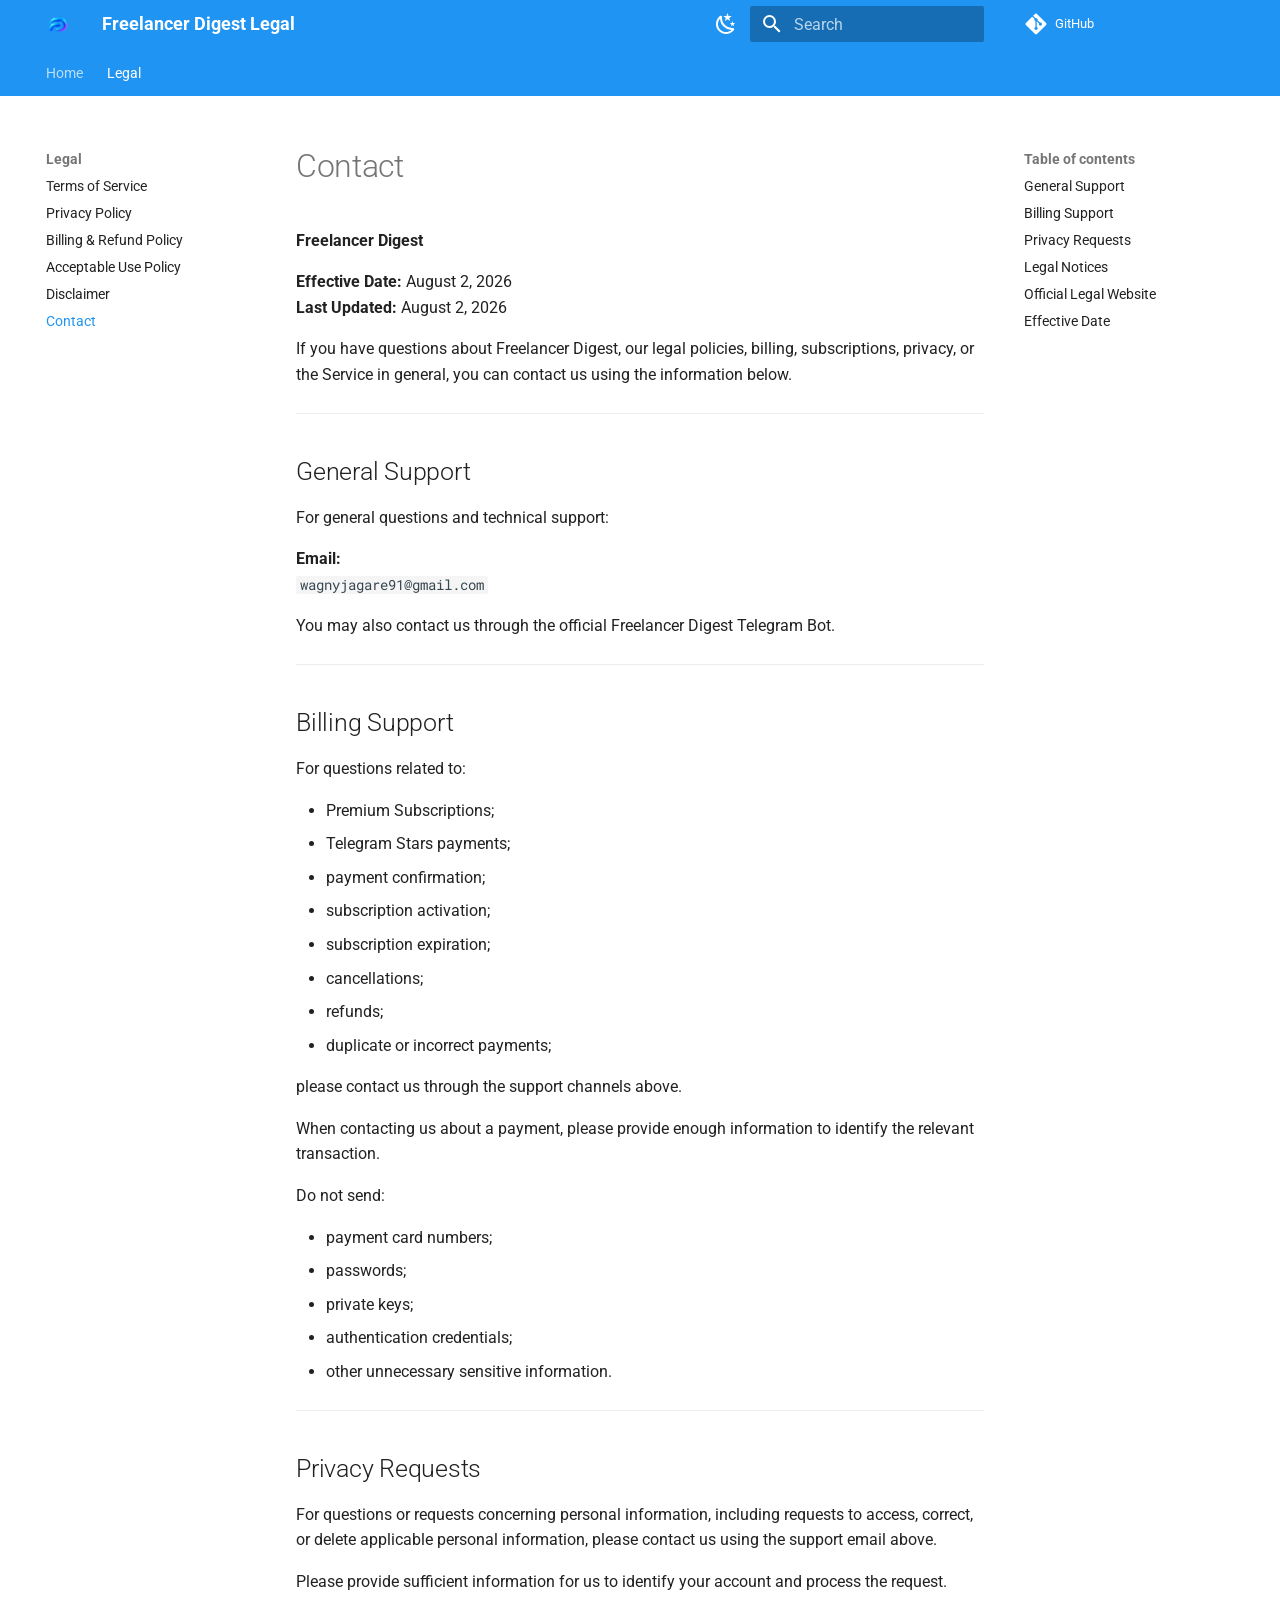
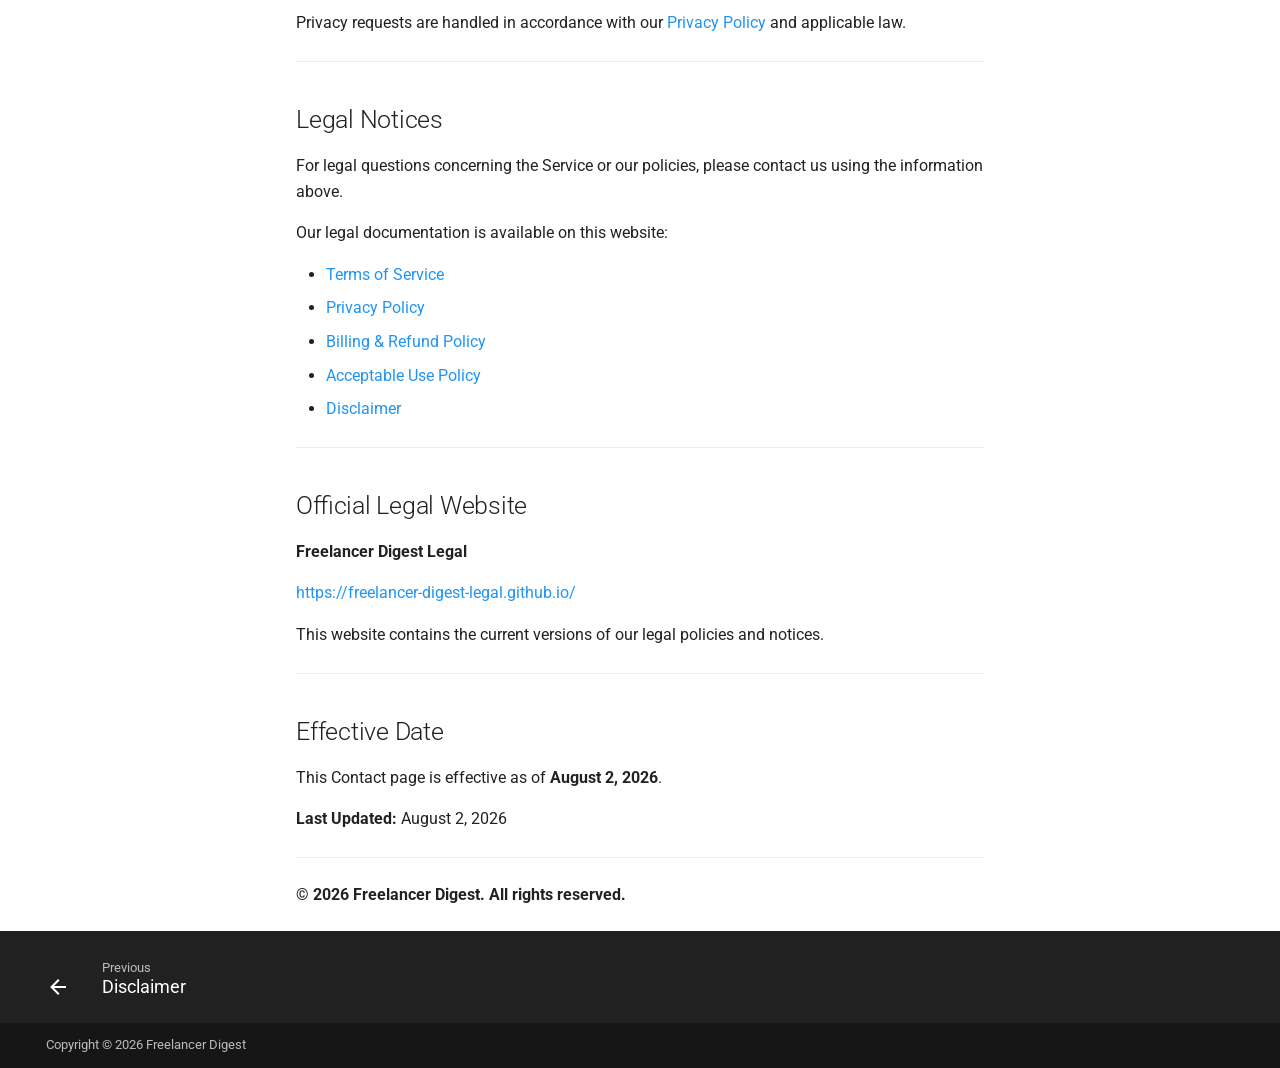
<file: contact/index.html>
<!doctype html>
<html lang="en" class="no-js">
  <head>
    
      <meta charset="utf-8">
      <meta name="viewport" content="width=device-width,initial-scale=1">
      
        <meta name="description" content="Official legal documentation for Freelancer Digest">
      
      
      
        <link rel="canonical" href="https://freelancer-digest-legal.github.io/contact/">
      
      
        <link rel="prev" href="../disclaimer/">
      
      
      
        
      
      
      <link rel="icon" href="../assets/logo.ico">
      <meta name="generator" content="mkdocs-1.6.1, mkdocs-material-9.7.7">
    
    
      
        <title>Contact - Freelancer Digest Legal</title>
      
    
    
      <link rel="stylesheet" href="../assets/stylesheets/main.ec1eaa64.min.css">
      
        
        <link rel="stylesheet" href="../assets/stylesheets/palette.ab4e12ef.min.css">
      
      


    
    
      
    
    
      
        
        
        <link rel="preconnect" href="https://fonts.gstatic.com" crossorigin>
        <link rel="stylesheet" href="https://fonts.googleapis.com/css?family=Roboto:300,300i,400,400i,700,700i%7CRoboto+Mono:400,400i,700,700i&display=fallback">
        <style>:root{--md-text-font:"Roboto";--md-code-font:"Roboto Mono"}</style>
      
    
    
    <script>__md_scope=new URL("..",location),__md_hash=e=>[...e].reduce(((e,_)=>(e<<5)-e+_.charCodeAt(0)),0),__md_get=(e,_=localStorage,t=__md_scope)=>JSON.parse(_.getItem(t.pathname+"."+e)),__md_set=(e,_,t=localStorage,a=__md_scope)=>{try{t.setItem(a.pathname+"."+e,JSON.stringify(_))}catch(e){}}</script>
    
      

    
    
  </head>
  
  
    
    
      
    
    
    
    
    <body dir="ltr" data-md-color-scheme="default" data-md-color-primary="blue" data-md-color-accent="blue">
  
    
    <input class="md-toggle" data-md-toggle="drawer" type="checkbox" id="__drawer" autocomplete="off">
    <input class="md-toggle" data-md-toggle="search" type="checkbox" id="__search" autocomplete="off">
    <label class="md-overlay" for="__drawer"></label>
    <div data-md-component="skip">
      
        
        <a href="#contact" class="md-skip">
          Skip to content
        </a>
      
    </div>
    <div data-md-component="announce">
      
    </div>
    
    
      

<header class="md-header" data-md-component="header">
  <nav class="md-header__inner md-grid" aria-label="Header">
    <a href=".." title="Freelancer Digest Legal" class="md-header__button md-logo" aria-label="Freelancer Digest Legal" data-md-component="logo">
      
  <img src="../assets/logo.png" alt="logo">

    </a>
    <label class="md-header__button md-icon" for="__drawer">
      
      <svg xmlns="http://www.w3.org/2000/svg" viewBox="0 0 24 24"><path d="M3 6h18v2H3zm0 5h18v2H3zm0 5h18v2H3z"/></svg>
    </label>
    <div class="md-header__title" data-md-component="header-title">
      <div class="md-header__ellipsis">
        <div class="md-header__topic">
          <span class="md-ellipsis">
            Freelancer Digest Legal
          </span>
        </div>
        <div class="md-header__topic" data-md-component="header-topic">
          <span class="md-ellipsis">
            
              Contact
            
          </span>
        </div>
      </div>
    </div>
    
      
        <form class="md-header__option" data-md-component="palette">
  
    
    
    
    <input class="md-option" data-md-color-media="(prefers-color-scheme: light)" data-md-color-scheme="default" data-md-color-primary="blue" data-md-color-accent="blue"  aria-label="Dark mode"  type="radio" name="__palette" id="__palette_0">
    
      <label class="md-header__button md-icon" title="Dark mode" for="__palette_1" hidden>
        <svg xmlns="http://www.w3.org/2000/svg" viewBox="0 0 24 24"><path d="m17.75 4.09-2.53 1.94.91 3.06-2.63-1.81-2.63 1.81.91-3.06-2.53-1.94L12.44 4l1.06-3 1.06 3zm3.5 6.91-1.64 1.25.59 1.98-1.7-1.17-1.7 1.17.59-1.98L15.75 11l2.06-.05L18.5 9l.69 1.95zm-2.28 4.95c.83-.08 1.72 1.1 1.19 1.85-.32.45-.66.87-1.08 1.27C15.17 23 8.84 23 4.94 19.07c-3.91-3.9-3.91-10.24 0-14.14.4-.4.82-.76 1.27-1.08.75-.53 1.93.36 1.85 1.19-.27 2.86.69 5.83 2.89 8.02a9.96 9.96 0 0 0 8.02 2.89m-1.64 2.02a12.08 12.08 0 0 1-7.8-3.47c-2.17-2.19-3.33-5-3.49-7.82-2.81 3.14-2.7 7.96.31 10.98 3.02 3.01 7.84 3.12 10.98.31"/></svg>
      </label>
    
  
    
    
    
    <input class="md-option" data-md-color-media="(prefers-color-scheme: dark)" data-md-color-scheme="slate" data-md-color-primary="blue" data-md-color-accent="blue"  aria-label="Light mode"  type="radio" name="__palette" id="__palette_1">
    
      <label class="md-header__button md-icon" title="Light mode" for="__palette_0" hidden>
        <svg xmlns="http://www.w3.org/2000/svg" viewBox="0 0 24 24"><path d="M12 7a5 5 0 0 1 5 5 5 5 0 0 1-5 5 5 5 0 0 1-5-5 5 5 0 0 1 5-5m0 2a3 3 0 0 0-3 3 3 3 0 0 0 3 3 3 3 0 0 0 3-3 3 3 0 0 0-3-3m0-7 2.39 3.42C13.65 5.15 12.84 5 12 5s-1.65.15-2.39.42zM3.34 7l4.16-.35A7.2 7.2 0 0 0 5.94 8.5c-.44.74-.69 1.5-.83 2.29zm.02 10 1.76-3.77a7.131 7.131 0 0 0 2.38 4.14zM20.65 7l-1.77 3.79a7.02 7.02 0 0 0-2.38-4.15zm-.01 10-4.14.36c.59-.51 1.12-1.14 1.54-1.86.42-.73.69-1.5.83-2.29zM12 22l-2.41-3.44c.74.27 1.55.44 2.41.44.82 0 1.63-.17 2.37-.44z"/></svg>
      </label>
    
  
</form>
      
    
    
      <script>var palette=__md_get("__palette");if(palette&&palette.color){if("(prefers-color-scheme)"===palette.color.media){var media=matchMedia("(prefers-color-scheme: light)"),input=document.querySelector(media.matches?"[data-md-color-media='(prefers-color-scheme: light)']":"[data-md-color-media='(prefers-color-scheme: dark)']");palette.color.media=input.getAttribute("data-md-color-media"),palette.color.scheme=input.getAttribute("data-md-color-scheme"),palette.color.primary=input.getAttribute("data-md-color-primary"),palette.color.accent=input.getAttribute("data-md-color-accent")}for(var[key,value]of Object.entries(palette.color))document.body.setAttribute("data-md-color-"+key,value)}</script>
    
    
    
      
      
        <label class="md-header__button md-icon" for="__search">
          
          <svg xmlns="http://www.w3.org/2000/svg" viewBox="0 0 24 24"><path d="M9.5 3A6.5 6.5 0 0 1 16 9.5c0 1.61-.59 3.09-1.56 4.23l.27.27h.79l5 5-1.5 1.5-5-5v-.79l-.27-.27A6.52 6.52 0 0 1 9.5 16 6.5 6.5 0 0 1 3 9.5 6.5 6.5 0 0 1 9.5 3m0 2C7 5 5 7 5 9.5S7 14 9.5 14 14 12 14 9.5 12 5 9.5 5"/></svg>
        </label>
        <div class="md-search" data-md-component="search" role="dialog">
  <label class="md-search__overlay" for="__search"></label>
  <div class="md-search__inner" role="search">
    <form class="md-search__form" name="search">
      <input type="text" class="md-search__input" name="query" aria-label="Search" placeholder="Search" autocapitalize="off" autocorrect="off" autocomplete="off" spellcheck="false" data-md-component="search-query" required>
      <label class="md-search__icon md-icon" for="__search">
        
        <svg xmlns="http://www.w3.org/2000/svg" viewBox="0 0 24 24"><path d="M9.5 3A6.5 6.5 0 0 1 16 9.5c0 1.61-.59 3.09-1.56 4.23l.27.27h.79l5 5-1.5 1.5-5-5v-.79l-.27-.27A6.52 6.52 0 0 1 9.5 16 6.5 6.5 0 0 1 3 9.5 6.5 6.5 0 0 1 9.5 3m0 2C7 5 5 7 5 9.5S7 14 9.5 14 14 12 14 9.5 12 5 9.5 5"/></svg>
        
        <svg xmlns="http://www.w3.org/2000/svg" viewBox="0 0 24 24"><path d="M20 11v2H8l5.5 5.5-1.42 1.42L4.16 12l7.92-7.92L13.5 5.5 8 11z"/></svg>
      </label>
      <nav class="md-search__options" aria-label="Search">
        
          <a href="javascript:void(0)" class="md-search__icon md-icon" title="Share" aria-label="Share" data-clipboard data-clipboard-text="" data-md-component="search-share" tabindex="-1">
            
            <svg xmlns="http://www.w3.org/2000/svg" viewBox="0 0 24 24"><path d="M18 16.08c-.76 0-1.44.3-1.96.77L8.91 12.7c.05-.23.09-.46.09-.7s-.04-.47-.09-.7l7.05-4.11c.54.5 1.25.81 2.04.81a3 3 0 0 0 3-3 3 3 0 0 0-3-3 3 3 0 0 0-3 3c0 .24.04.47.09.7L8.04 9.81C7.5 9.31 6.79 9 6 9a3 3 0 0 0-3 3 3 3 0 0 0 3 3c.79 0 1.5-.31 2.04-.81l7.12 4.15c-.05.21-.08.43-.08.66 0 1.61 1.31 2.91 2.92 2.91s2.92-1.3 2.92-2.91A2.92 2.92 0 0 0 18 16.08"/></svg>
          </a>
        
        <button type="reset" class="md-search__icon md-icon" title="Clear" aria-label="Clear" tabindex="-1">
          
          <svg xmlns="http://www.w3.org/2000/svg" viewBox="0 0 24 24"><path d="M19 6.41 17.59 5 12 10.59 6.41 5 5 6.41 10.59 12 5 17.59 6.41 19 12 13.41 17.59 19 19 17.59 13.41 12z"/></svg>
        </button>
      </nav>
      
        <div class="md-search__suggest" data-md-component="search-suggest"></div>
      
    </form>
    <div class="md-search__output">
      <div class="md-search__scrollwrap" tabindex="0" data-md-scrollfix>
        <div class="md-search-result" data-md-component="search-result">
          <div class="md-search-result__meta">
            Initializing search
          </div>
          <ol class="md-search-result__list" role="presentation"></ol>
        </div>
      </div>
    </div>
  </div>
</div>
      
    
    
      <div class="md-header__source">
        <a href="https://github.com/freelancer-digest-legal/freelancer-digest-legal.github.io" title="Go to repository" class="md-source" data-md-component="source">
  <div class="md-source__icon md-icon">
    
    <svg xmlns="http://www.w3.org/2000/svg" viewBox="0 0 448 512"><!--! Font Awesome Free 7.1.0 by @fontawesome - https://fontawesome.com License - https://fontawesome.com/license/free (Icons: CC BY 4.0, Fonts: SIL OFL 1.1, Code: MIT License) Copyright 2025 Fonticons, Inc.--><path d="M439.6 236.1 244 40.5c-5.4-5.5-12.8-8.5-20.4-8.5s-15 3-20.4 8.4L162.5 81l51.5 51.5c27.1-9.1 52.7 16.8 43.4 43.7l49.7 49.7c34.2-11.8 61.2 31 35.5 56.7-26.5 26.5-70.2-2.9-56-37.3L240.3 199v121.9c25.3 12.5 22.3 41.8 9.1 55-6.4 6.4-15.2 10.1-24.3 10.1s-17.8-3.6-24.3-10.1c-17.6-17.6-11.1-46.9 11.2-56v-123c-20.8-8.5-24.6-30.7-18.6-45L142.6 101 8.5 235.1C3 240.6 0 247.9 0 255.5s3 15 8.5 20.4l195.6 195.7c5.4 5.4 12.7 8.4 20.4 8.4s15-3 20.4-8.4l194.7-194.7c5.4-5.4 8.4-12.8 8.4-20.4s-3-15-8.4-20.4"/></svg>
  </div>
  <div class="md-source__repository">
    GitHub
  </div>
</a>
      </div>
    
  </nav>
  
</header>
    
    <div class="md-container" data-md-component="container">
      
      
        
          
            
<nav class="md-tabs" aria-label="Tabs" data-md-component="tabs">
  <div class="md-grid">
    <ul class="md-tabs__list">
      
        
  
  
  
  
    <li class="md-tabs__item">
      <a href=".." class="md-tabs__link">
        
  
  
    
  
  Home

      </a>
    </li>
  

      
        
  
  
  
    
  
  
    
    
      <li class="md-tabs__item md-tabs__item--active">
        <a href="../terms/" class="md-tabs__link">
          
  
  
    
  
  Legal

        </a>
      </li>
    
  

      
    </ul>
  </div>
</nav>
          
        
      
      <main class="md-main" data-md-component="main">
        <div class="md-main__inner md-grid">
          
            
              
              <div class="md-sidebar md-sidebar--primary" data-md-component="sidebar" data-md-type="navigation" >
                <div class="md-sidebar__scrollwrap">
                  <div class="md-sidebar__inner">
                    


  


<nav class="md-nav md-nav--primary md-nav--lifted" aria-label="Navigation" data-md-level="0">
  <label class="md-nav__title" for="__drawer">
    <a href=".." title="Freelancer Digest Legal" class="md-nav__button md-logo" aria-label="Freelancer Digest Legal" data-md-component="logo">
      
  <img src="../assets/logo.png" alt="logo">

    </a>
    Freelancer Digest Legal
  </label>
  
    <div class="md-nav__source">
      <a href="https://github.com/freelancer-digest-legal/freelancer-digest-legal.github.io" title="Go to repository" class="md-source" data-md-component="source">
  <div class="md-source__icon md-icon">
    
    <svg xmlns="http://www.w3.org/2000/svg" viewBox="0 0 448 512"><!--! Font Awesome Free 7.1.0 by @fontawesome - https://fontawesome.com License - https://fontawesome.com/license/free (Icons: CC BY 4.0, Fonts: SIL OFL 1.1, Code: MIT License) Copyright 2025 Fonticons, Inc.--><path d="M439.6 236.1 244 40.5c-5.4-5.5-12.8-8.5-20.4-8.5s-15 3-20.4 8.4L162.5 81l51.5 51.5c27.1-9.1 52.7 16.8 43.4 43.7l49.7 49.7c34.2-11.8 61.2 31 35.5 56.7-26.5 26.5-70.2-2.9-56-37.3L240.3 199v121.9c25.3 12.5 22.3 41.8 9.1 55-6.4 6.4-15.2 10.1-24.3 10.1s-17.8-3.6-24.3-10.1c-17.6-17.6-11.1-46.9 11.2-56v-123c-20.8-8.5-24.6-30.7-18.6-45L142.6 101 8.5 235.1C3 240.6 0 247.9 0 255.5s3 15 8.5 20.4l195.6 195.7c5.4 5.4 12.7 8.4 20.4 8.4s15-3 20.4-8.4l194.7-194.7c5.4-5.4 8.4-12.8 8.4-20.4s-3-15-8.4-20.4"/></svg>
  </div>
  <div class="md-source__repository">
    GitHub
  </div>
</a>
    </div>
  
  <ul class="md-nav__list" data-md-scrollfix>
    
      
      
  
  
  
  
    <li class="md-nav__item">
      <a href=".." class="md-nav__link">
        
  
  
  <span class="md-ellipsis">
    
  
    Home
  

    
  </span>
  
  

      </a>
    </li>
  

    
      
      
  
  
    
  
  
  
    
    
      
        
      
        
      
        
      
        
      
        
      
        
      
    
    
    
      
        
        
      
      
        
      
    
    
    <li class="md-nav__item md-nav__item--active md-nav__item--section md-nav__item--nested">
      
        
        
        <input class="md-nav__toggle md-toggle " type="checkbox" id="__nav_2" checked>
        
          
          <label class="md-nav__link" for="__nav_2" id="__nav_2_label" tabindex="">
            
  
  
  <span class="md-ellipsis">
    
  
    Legal
  

    
  </span>
  
  

            <span class="md-nav__icon md-icon"></span>
          </label>
        
        <nav class="md-nav" data-md-level="1" aria-labelledby="__nav_2_label" aria-expanded="true">
          <label class="md-nav__title" for="__nav_2">
            <span class="md-nav__icon md-icon"></span>
            
  
    Legal
  

          </label>
          <ul class="md-nav__list" data-md-scrollfix>
            
              
                
  
  
  
  
    <li class="md-nav__item">
      <a href="../terms/" class="md-nav__link">
        
  
  
  <span class="md-ellipsis">
    
  
    Terms of Service
  

    
  </span>
  
  

      </a>
    </li>
  

              
            
              
                
  
  
  
  
    <li class="md-nav__item">
      <a href="../privacy/" class="md-nav__link">
        
  
  
  <span class="md-ellipsis">
    
  
    Privacy Policy
  

    
  </span>
  
  

      </a>
    </li>
  

              
            
              
                
  
  
  
  
    <li class="md-nav__item">
      <a href="../billing/" class="md-nav__link">
        
  
  
  <span class="md-ellipsis">
    
  
    Billing & Refund Policy
  

    
  </span>
  
  

      </a>
    </li>
  

              
            
              
                
  
  
  
  
    <li class="md-nav__item">
      <a href="../acceptable-use/" class="md-nav__link">
        
  
  
  <span class="md-ellipsis">
    
  
    Acceptable Use Policy
  

    
  </span>
  
  

      </a>
    </li>
  

              
            
              
                
  
  
  
  
    <li class="md-nav__item">
      <a href="../disclaimer/" class="md-nav__link">
        
  
  
  <span class="md-ellipsis">
    
  
    Disclaimer
  

    
  </span>
  
  

      </a>
    </li>
  

              
            
              
                
  
  
    
  
  
  
    <li class="md-nav__item md-nav__item--active">
      
      <input class="md-nav__toggle md-toggle" type="checkbox" id="__toc">
      
      
        
      
      
        <label class="md-nav__link md-nav__link--active" for="__toc">
          
  
  
  <span class="md-ellipsis">
    
  
    Contact
  

    
  </span>
  
  

          <span class="md-nav__icon md-icon"></span>
        </label>
      
      <a href="./" class="md-nav__link md-nav__link--active">
        
  
  
  <span class="md-ellipsis">
    
  
    Contact
  

    
  </span>
  
  

      </a>
      
        

<nav class="md-nav md-nav--secondary" aria-label="Table of contents">
  
  
  
    
  
  
    <label class="md-nav__title" for="__toc">
      <span class="md-nav__icon md-icon"></span>
      Table of contents
    </label>
    <ul class="md-nav__list" data-md-component="toc" data-md-scrollfix>
      
        <li class="md-nav__item">
  <a href="#general-support" class="md-nav__link">
    <span class="md-ellipsis">
      
        General Support
      
    </span>
  </a>
  
</li>
      
        <li class="md-nav__item">
  <a href="#billing-support" class="md-nav__link">
    <span class="md-ellipsis">
      
        Billing Support
      
    </span>
  </a>
  
</li>
      
        <li class="md-nav__item">
  <a href="#privacy-requests" class="md-nav__link">
    <span class="md-ellipsis">
      
        Privacy Requests
      
    </span>
  </a>
  
</li>
      
        <li class="md-nav__item">
  <a href="#legal-notices" class="md-nav__link">
    <span class="md-ellipsis">
      
        Legal Notices
      
    </span>
  </a>
  
</li>
      
        <li class="md-nav__item">
  <a href="#official-legal-website" class="md-nav__link">
    <span class="md-ellipsis">
      
        Official Legal Website
      
    </span>
  </a>
  
</li>
      
        <li class="md-nav__item">
  <a href="#effective-date" class="md-nav__link">
    <span class="md-ellipsis">
      
        Effective Date
      
    </span>
  </a>
  
</li>
      
    </ul>
  
</nav>
      
    </li>
  

              
            
          </ul>
        </nav>
      
    </li>
  

    
  </ul>
</nav>
                  </div>
                </div>
              </div>
            
            
              
              <div class="md-sidebar md-sidebar--secondary" data-md-component="sidebar" data-md-type="toc" >
                <div class="md-sidebar__scrollwrap">
                  <div class="md-sidebar__inner">
                    

<nav class="md-nav md-nav--secondary" aria-label="Table of contents">
  
  
  
    
  
  
    <label class="md-nav__title" for="__toc">
      <span class="md-nav__icon md-icon"></span>
      Table of contents
    </label>
    <ul class="md-nav__list" data-md-component="toc" data-md-scrollfix>
      
        <li class="md-nav__item">
  <a href="#general-support" class="md-nav__link">
    <span class="md-ellipsis">
      
        General Support
      
    </span>
  </a>
  
</li>
      
        <li class="md-nav__item">
  <a href="#billing-support" class="md-nav__link">
    <span class="md-ellipsis">
      
        Billing Support
      
    </span>
  </a>
  
</li>
      
        <li class="md-nav__item">
  <a href="#privacy-requests" class="md-nav__link">
    <span class="md-ellipsis">
      
        Privacy Requests
      
    </span>
  </a>
  
</li>
      
        <li class="md-nav__item">
  <a href="#legal-notices" class="md-nav__link">
    <span class="md-ellipsis">
      
        Legal Notices
      
    </span>
  </a>
  
</li>
      
        <li class="md-nav__item">
  <a href="#official-legal-website" class="md-nav__link">
    <span class="md-ellipsis">
      
        Official Legal Website
      
    </span>
  </a>
  
</li>
      
        <li class="md-nav__item">
  <a href="#effective-date" class="md-nav__link">
    <span class="md-ellipsis">
      
        Effective Date
      
    </span>
  </a>
  
</li>
      
    </ul>
  
</nav>
                  </div>
                </div>
              </div>
            
          
          
            <div class="md-content" data-md-component="content">
              
              <article class="md-content__inner md-typeset">
                
                  



<h1 id="contact">Contact<a class="headerlink" href="#contact" title="Permanent link">&para;</a></h1>
<p><strong>Freelancer Digest</strong></p>
<p><strong>Effective Date:</strong> August 2, 2026<br />
<strong>Last Updated:</strong> August 2, 2026</p>
<p>If you have questions about Freelancer Digest, our legal policies, billing, subscriptions, privacy, or the Service in general, you can contact us using the information below.</p>
<hr />
<h2 id="general-support">General Support<a class="headerlink" href="#general-support" title="Permanent link">&para;</a></h2>
<p>For general questions and technical support:</p>
<p><strong>Email:</strong><br />
<code>wagnyjagare91@gmail.com</code></p>
<p>You may also contact us through the official Freelancer Digest Telegram Bot.</p>
<hr />
<h2 id="billing-support">Billing Support<a class="headerlink" href="#billing-support" title="Permanent link">&para;</a></h2>
<p>For questions related to:</p>
<ul>
<li>Premium Subscriptions;</li>
<li>Telegram Stars payments;</li>
<li>payment confirmation;</li>
<li>subscription activation;</li>
<li>subscription expiration;</li>
<li>cancellations;</li>
<li>refunds;</li>
<li>duplicate or incorrect payments;</li>
</ul>
<p>please contact us through the support channels above.</p>
<p>When contacting us about a payment, please provide enough information to identify the relevant transaction.</p>
<p>Do not send:</p>
<ul>
<li>payment card numbers;</li>
<li>passwords;</li>
<li>private keys;</li>
<li>authentication credentials;</li>
<li>other unnecessary sensitive information.</li>
</ul>
<hr />
<h2 id="privacy-requests">Privacy Requests<a class="headerlink" href="#privacy-requests" title="Permanent link">&para;</a></h2>
<p>For questions or requests concerning personal information, including requests to access, correct, or delete applicable personal information, please contact us using the support email above.</p>
<p>Please provide sufficient information for us to identify your account and process the request.</p>
<p>Privacy requests are handled in accordance with our <a href="../privacy/">Privacy Policy</a> and applicable law.</p>
<hr />
<h2 id="legal-notices">Legal Notices<a class="headerlink" href="#legal-notices" title="Permanent link">&para;</a></h2>
<p>For legal questions concerning the Service or our policies, please contact us using the information above.</p>
<p>Our legal documentation is available on this website:</p>
<ul>
<li><a href="../terms/">Terms of Service</a></li>
<li><a href="../privacy/">Privacy Policy</a></li>
<li><a href="../billing/">Billing &amp; Refund Policy</a></li>
<li><a href="../acceptable-use/">Acceptable Use Policy</a></li>
<li><a href="../disclaimer/">Disclaimer</a></li>
</ul>
<hr />
<h2 id="official-legal-website">Official Legal Website<a class="headerlink" href="#official-legal-website" title="Permanent link">&para;</a></h2>
<p><strong>Freelancer Digest Legal</strong></p>
<p><a href="https://freelancer-digest-legal.github.io/">https://freelancer-digest-legal.github.io/</a></p>
<p>This website contains the current versions of our legal policies and notices.</p>
<hr />
<h2 id="effective-date">Effective Date<a class="headerlink" href="#effective-date" title="Permanent link">&para;</a></h2>
<p>This Contact page is effective as of <strong>August 2, 2026</strong>.</p>
<p><strong>Last Updated:</strong> August 2, 2026</p>
<hr />
<p><strong>© 2026 Freelancer Digest. All rights reserved.</strong></p>












                
              </article>
            </div>
          
          
<script>var target=document.getElementById(location.hash.slice(1));target&&target.name&&(target.checked=target.name.startsWith("__tabbed_"))</script>
        </div>
        
          <button type="button" class="md-top md-icon" data-md-component="top" hidden>
  
  <svg xmlns="http://www.w3.org/2000/svg" viewBox="0 0 24 24"><path d="M13 20h-2V8l-5.5 5.5-1.42-1.42L12 4.16l7.92 7.92-1.42 1.42L13 8z"/></svg>
  Back to top
</button>
        
      </main>
      
        <footer class="md-footer">
  
    
      
      <nav class="md-footer__inner md-grid" aria-label="Footer" >
        
          
          <a href="../disclaimer/" class="md-footer__link md-footer__link--prev" aria-label="Previous: Disclaimer">
            <div class="md-footer__button md-icon">
              
              <svg xmlns="http://www.w3.org/2000/svg" viewBox="0 0 24 24"><path d="M20 11v2H8l5.5 5.5-1.42 1.42L4.16 12l7.92-7.92L13.5 5.5 8 11z"/></svg>
            </div>
            <div class="md-footer__title">
              <span class="md-footer__direction">
                Previous
              </span>
              <div class="md-ellipsis">
                Disclaimer
              </div>
            </div>
          </a>
        
        
      </nav>
    
  
  <div class="md-footer-meta md-typeset">
    <div class="md-footer-meta__inner md-grid">
      <div class="md-copyright">
  
    <div class="md-copyright__highlight">
      Copyright © 2026 Freelancer Digest
    </div>
  
  
</div>
      
    </div>
  </div>
</footer>
      
    </div>
    <div class="md-dialog" data-md-component="dialog">
      <div class="md-dialog__inner md-typeset"></div>
    </div>
    
    
    
      
      
      <script id="__config" type="application/json">{"annotate": null, "base": "..", "features": ["navigation.tabs", "navigation.top", "navigation.footer", "navigation.sections", "navigation.expand", "navigation.indexes", "toc.follow", "search.highlight", "search.suggest", "search.share", "content.code.copy"], "search": "../assets/javascripts/workers/search.2c215733.min.js", "tags": null, "translations": {"clipboard.copied": "Copied to clipboard", "clipboard.copy": "Copy to clipboard", "search.result.more.one": "1 more on this page", "search.result.more.other": "# more on this page", "search.result.none": "No matching documents", "search.result.one": "1 matching document", "search.result.other": "# matching documents", "search.result.placeholder": "Type to start searching", "search.result.term.missing": "Missing", "select.version": "Select version"}, "version": null}</script>
    
    
      <script src="../assets/javascripts/bundle.d7400e89.min.js"></script>
      
    
  </body>
</html>
</file>
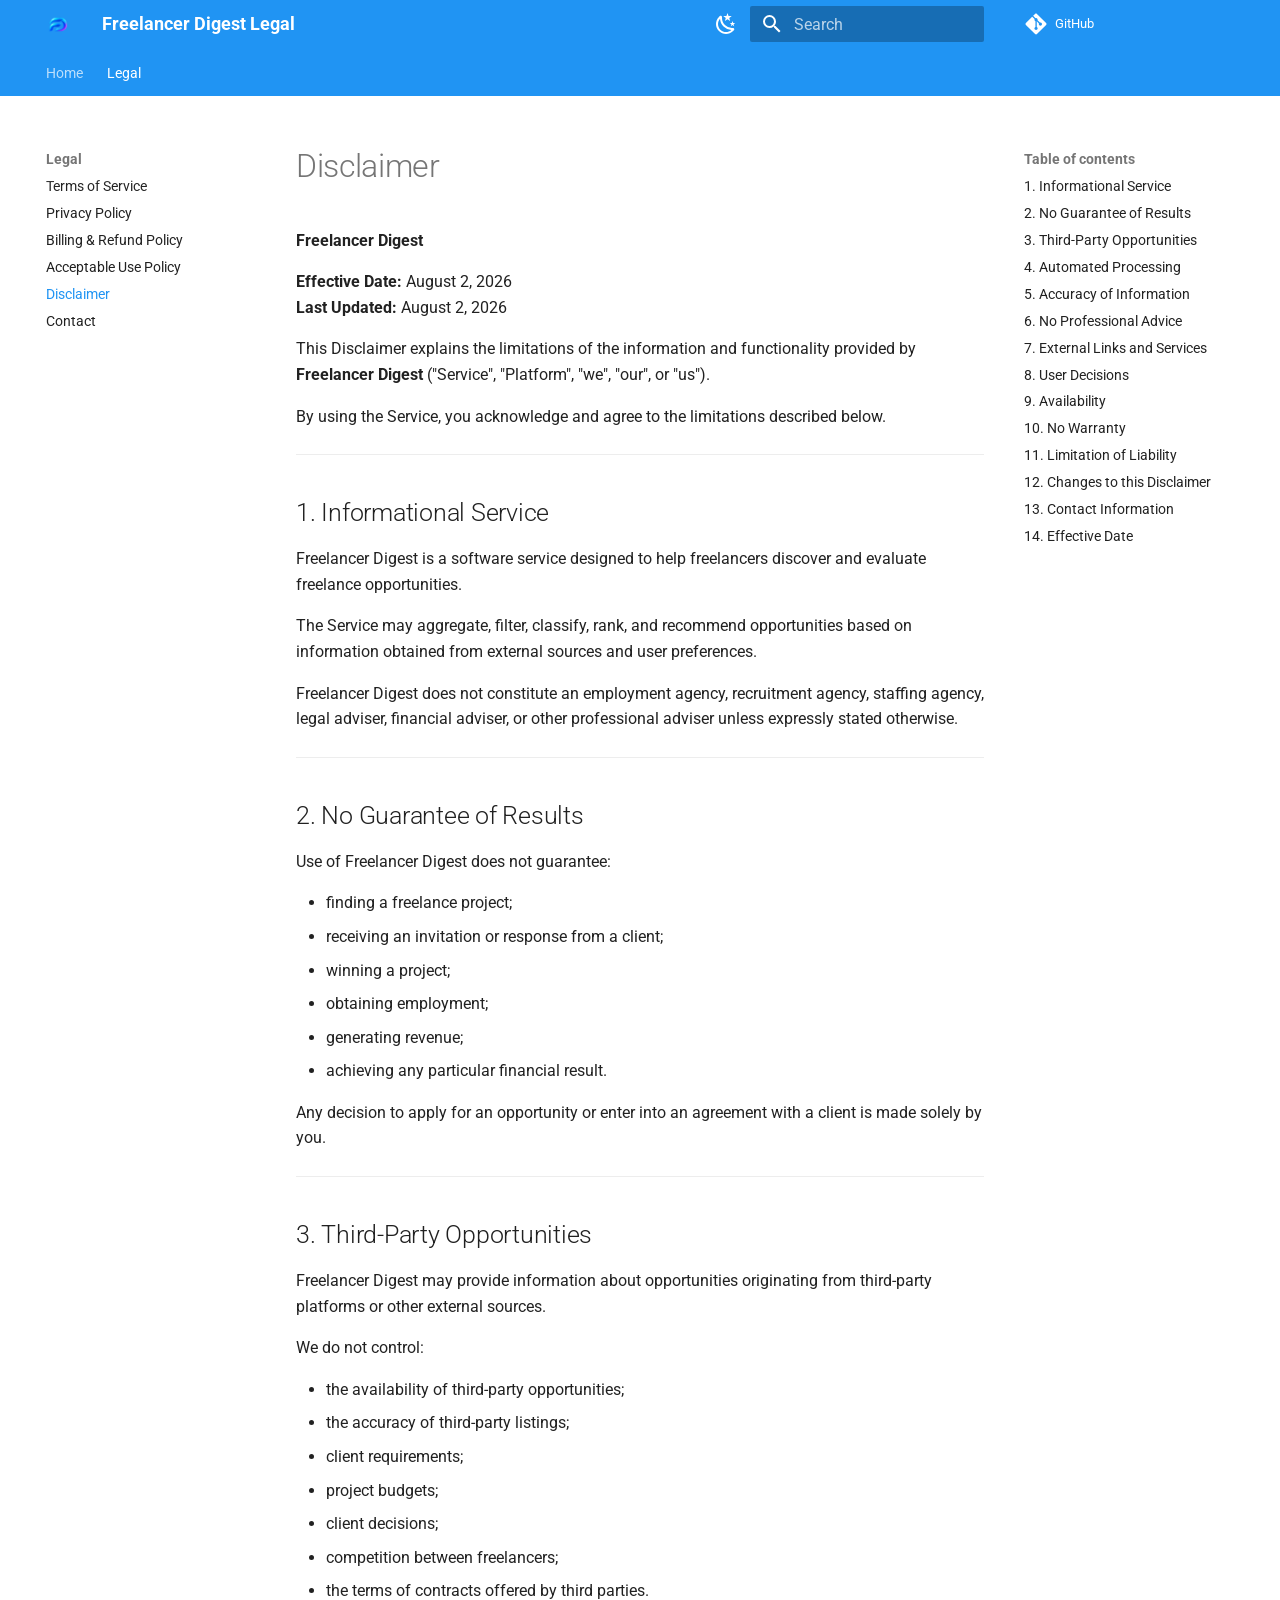
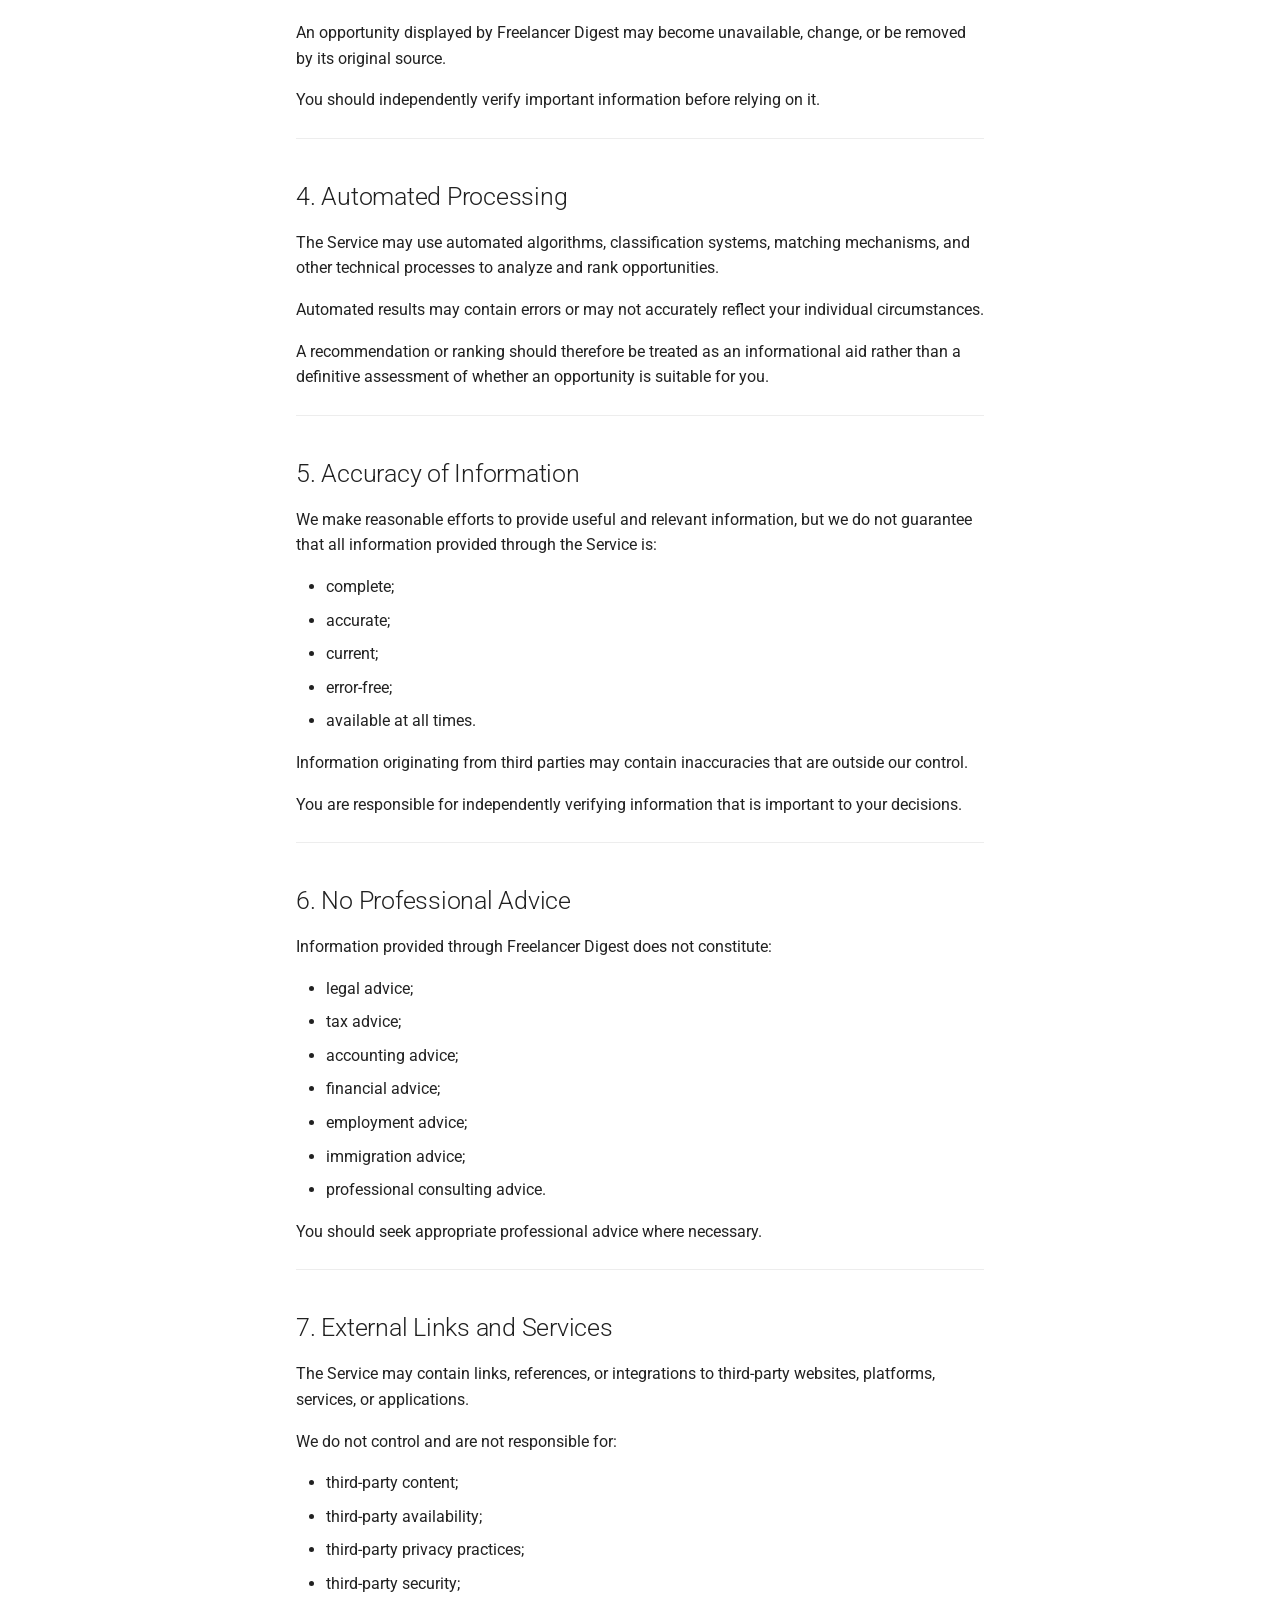
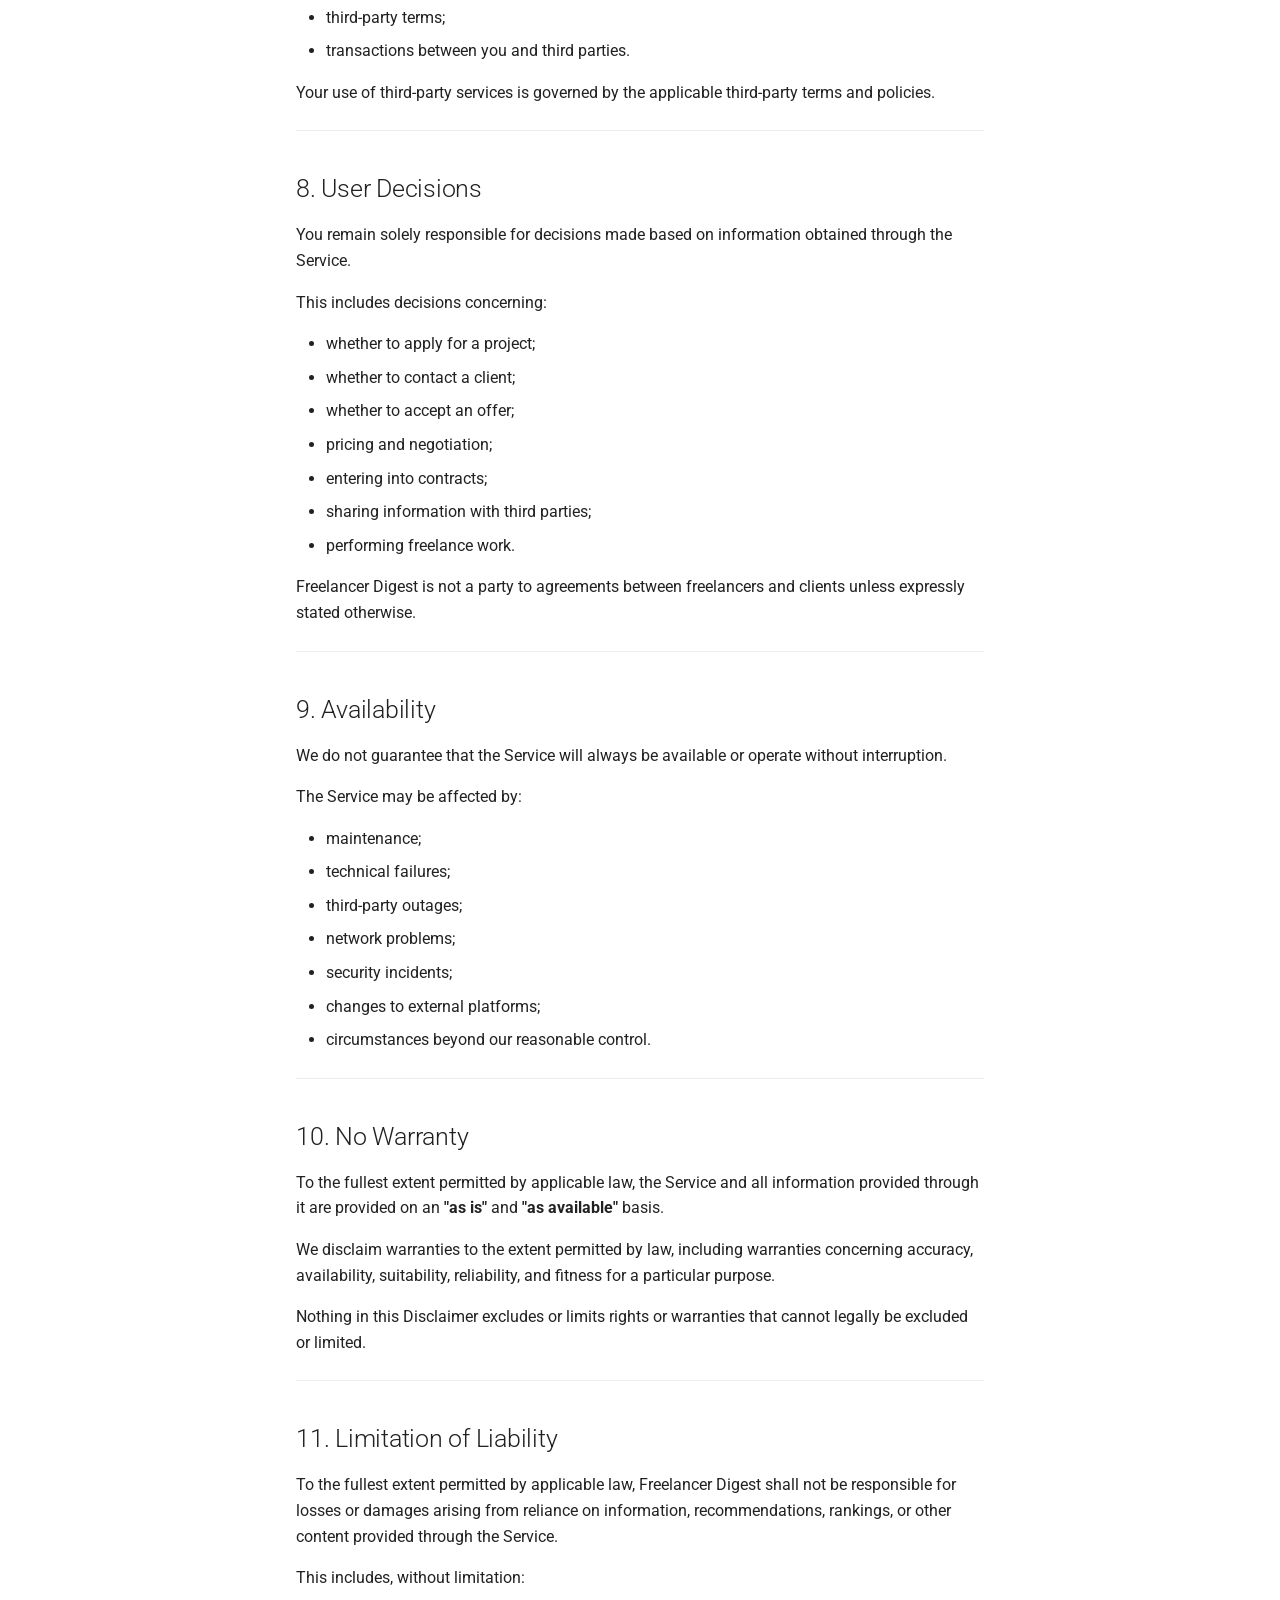
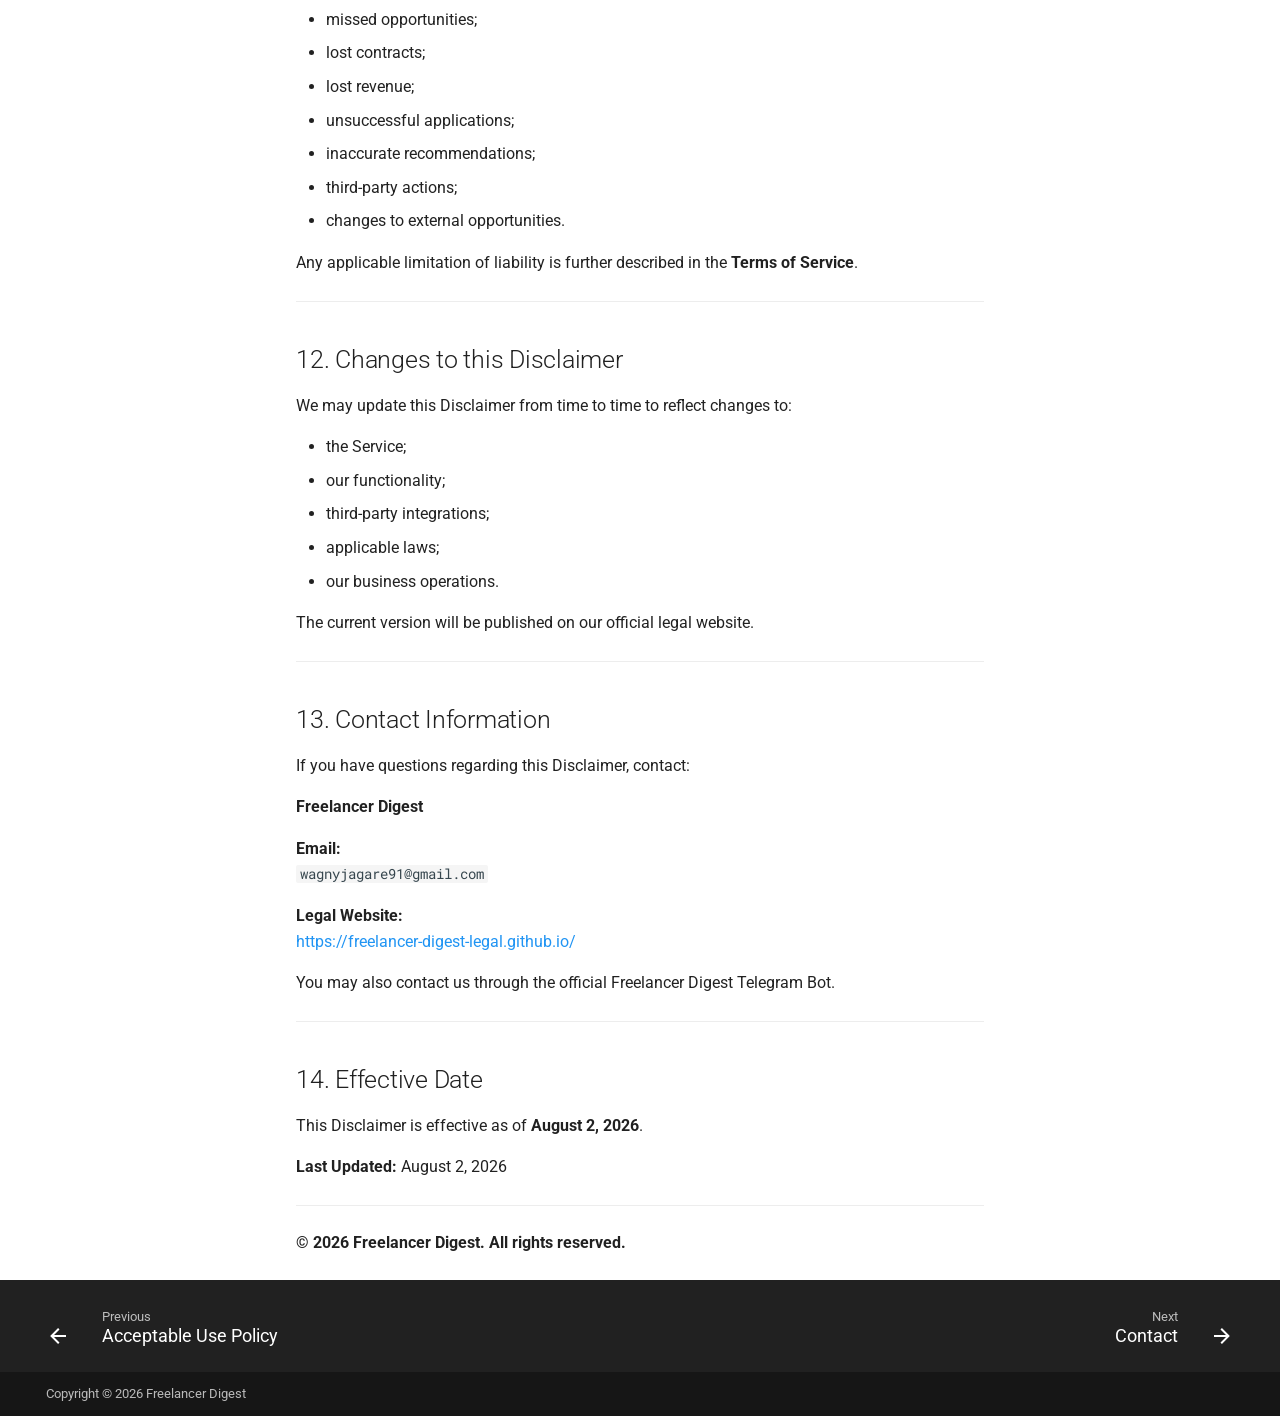
<file: disclaimer/index.html>
<!doctype html>
<html lang="en" class="no-js">
  <head>
    
      <meta charset="utf-8">
      <meta name="viewport" content="width=device-width,initial-scale=1">
      
        <meta name="description" content="Official legal documentation for Freelancer Digest">
      
      
      
        <link rel="canonical" href="https://freelancer-digest-legal.github.io/disclaimer/">
      
      
        <link rel="prev" href="../acceptable-use/">
      
      
        <link rel="next" href="../contact/">
      
      
        
      
      
      <link rel="icon" href="../assets/logo.ico">
      <meta name="generator" content="mkdocs-1.6.1, mkdocs-material-9.7.7">
    
    
      
        <title>Disclaimer - Freelancer Digest Legal</title>
      
    
    
      <link rel="stylesheet" href="../assets/stylesheets/main.ec1eaa64.min.css">
      
        
        <link rel="stylesheet" href="../assets/stylesheets/palette.ab4e12ef.min.css">
      
      


    
    
      
    
    
      
        
        
        <link rel="preconnect" href="https://fonts.gstatic.com" crossorigin>
        <link rel="stylesheet" href="https://fonts.googleapis.com/css?family=Roboto:300,300i,400,400i,700,700i%7CRoboto+Mono:400,400i,700,700i&display=fallback">
        <style>:root{--md-text-font:"Roboto";--md-code-font:"Roboto Mono"}</style>
      
    
    
    <script>__md_scope=new URL("..",location),__md_hash=e=>[...e].reduce(((e,_)=>(e<<5)-e+_.charCodeAt(0)),0),__md_get=(e,_=localStorage,t=__md_scope)=>JSON.parse(_.getItem(t.pathname+"."+e)),__md_set=(e,_,t=localStorage,a=__md_scope)=>{try{t.setItem(a.pathname+"."+e,JSON.stringify(_))}catch(e){}}</script>
    
      

    
    
  </head>
  
  
    
    
      
    
    
    
    
    <body dir="ltr" data-md-color-scheme="default" data-md-color-primary="blue" data-md-color-accent="blue">
  
    
    <input class="md-toggle" data-md-toggle="drawer" type="checkbox" id="__drawer" autocomplete="off">
    <input class="md-toggle" data-md-toggle="search" type="checkbox" id="__search" autocomplete="off">
    <label class="md-overlay" for="__drawer"></label>
    <div data-md-component="skip">
      
        
        <a href="#disclaimer" class="md-skip">
          Skip to content
        </a>
      
    </div>
    <div data-md-component="announce">
      
    </div>
    
    
      

<header class="md-header" data-md-component="header">
  <nav class="md-header__inner md-grid" aria-label="Header">
    <a href=".." title="Freelancer Digest Legal" class="md-header__button md-logo" aria-label="Freelancer Digest Legal" data-md-component="logo">
      
  <img src="../assets/logo.png" alt="logo">

    </a>
    <label class="md-header__button md-icon" for="__drawer">
      
      <svg xmlns="http://www.w3.org/2000/svg" viewBox="0 0 24 24"><path d="M3 6h18v2H3zm0 5h18v2H3zm0 5h18v2H3z"/></svg>
    </label>
    <div class="md-header__title" data-md-component="header-title">
      <div class="md-header__ellipsis">
        <div class="md-header__topic">
          <span class="md-ellipsis">
            Freelancer Digest Legal
          </span>
        </div>
        <div class="md-header__topic" data-md-component="header-topic">
          <span class="md-ellipsis">
            
              Disclaimer
            
          </span>
        </div>
      </div>
    </div>
    
      
        <form class="md-header__option" data-md-component="palette">
  
    
    
    
    <input class="md-option" data-md-color-media="(prefers-color-scheme: light)" data-md-color-scheme="default" data-md-color-primary="blue" data-md-color-accent="blue"  aria-label="Dark mode"  type="radio" name="__palette" id="__palette_0">
    
      <label class="md-header__button md-icon" title="Dark mode" for="__palette_1" hidden>
        <svg xmlns="http://www.w3.org/2000/svg" viewBox="0 0 24 24"><path d="m17.75 4.09-2.53 1.94.91 3.06-2.63-1.81-2.63 1.81.91-3.06-2.53-1.94L12.44 4l1.06-3 1.06 3zm3.5 6.91-1.64 1.25.59 1.98-1.7-1.17-1.7 1.17.59-1.98L15.75 11l2.06-.05L18.5 9l.69 1.95zm-2.28 4.95c.83-.08 1.72 1.1 1.19 1.85-.32.45-.66.87-1.08 1.27C15.17 23 8.84 23 4.94 19.07c-3.91-3.9-3.91-10.24 0-14.14.4-.4.82-.76 1.27-1.08.75-.53 1.93.36 1.85 1.19-.27 2.86.69 5.83 2.89 8.02a9.96 9.96 0 0 0 8.02 2.89m-1.64 2.02a12.08 12.08 0 0 1-7.8-3.47c-2.17-2.19-3.33-5-3.49-7.82-2.81 3.14-2.7 7.96.31 10.98 3.02 3.01 7.84 3.12 10.98.31"/></svg>
      </label>
    
  
    
    
    
    <input class="md-option" data-md-color-media="(prefers-color-scheme: dark)" data-md-color-scheme="slate" data-md-color-primary="blue" data-md-color-accent="blue"  aria-label="Light mode"  type="radio" name="__palette" id="__palette_1">
    
      <label class="md-header__button md-icon" title="Light mode" for="__palette_0" hidden>
        <svg xmlns="http://www.w3.org/2000/svg" viewBox="0 0 24 24"><path d="M12 7a5 5 0 0 1 5 5 5 5 0 0 1-5 5 5 5 0 0 1-5-5 5 5 0 0 1 5-5m0 2a3 3 0 0 0-3 3 3 3 0 0 0 3 3 3 3 0 0 0 3-3 3 3 0 0 0-3-3m0-7 2.39 3.42C13.65 5.15 12.84 5 12 5s-1.65.15-2.39.42zM3.34 7l4.16-.35A7.2 7.2 0 0 0 5.94 8.5c-.44.74-.69 1.5-.83 2.29zm.02 10 1.76-3.77a7.131 7.131 0 0 0 2.38 4.14zM20.65 7l-1.77 3.79a7.02 7.02 0 0 0-2.38-4.15zm-.01 10-4.14.36c.59-.51 1.12-1.14 1.54-1.86.42-.73.69-1.5.83-2.29zM12 22l-2.41-3.44c.74.27 1.55.44 2.41.44.82 0 1.63-.17 2.37-.44z"/></svg>
      </label>
    
  
</form>
      
    
    
      <script>var palette=__md_get("__palette");if(palette&&palette.color){if("(prefers-color-scheme)"===palette.color.media){var media=matchMedia("(prefers-color-scheme: light)"),input=document.querySelector(media.matches?"[data-md-color-media='(prefers-color-scheme: light)']":"[data-md-color-media='(prefers-color-scheme: dark)']");palette.color.media=input.getAttribute("data-md-color-media"),palette.color.scheme=input.getAttribute("data-md-color-scheme"),palette.color.primary=input.getAttribute("data-md-color-primary"),palette.color.accent=input.getAttribute("data-md-color-accent")}for(var[key,value]of Object.entries(palette.color))document.body.setAttribute("data-md-color-"+key,value)}</script>
    
    
    
      
      
        <label class="md-header__button md-icon" for="__search">
          
          <svg xmlns="http://www.w3.org/2000/svg" viewBox="0 0 24 24"><path d="M9.5 3A6.5 6.5 0 0 1 16 9.5c0 1.61-.59 3.09-1.56 4.23l.27.27h.79l5 5-1.5 1.5-5-5v-.79l-.27-.27A6.52 6.52 0 0 1 9.5 16 6.5 6.5 0 0 1 3 9.5 6.5 6.5 0 0 1 9.5 3m0 2C7 5 5 7 5 9.5S7 14 9.5 14 14 12 14 9.5 12 5 9.5 5"/></svg>
        </label>
        <div class="md-search" data-md-component="search" role="dialog">
  <label class="md-search__overlay" for="__search"></label>
  <div class="md-search__inner" role="search">
    <form class="md-search__form" name="search">
      <input type="text" class="md-search__input" name="query" aria-label="Search" placeholder="Search" autocapitalize="off" autocorrect="off" autocomplete="off" spellcheck="false" data-md-component="search-query" required>
      <label class="md-search__icon md-icon" for="__search">
        
        <svg xmlns="http://www.w3.org/2000/svg" viewBox="0 0 24 24"><path d="M9.5 3A6.5 6.5 0 0 1 16 9.5c0 1.61-.59 3.09-1.56 4.23l.27.27h.79l5 5-1.5 1.5-5-5v-.79l-.27-.27A6.52 6.52 0 0 1 9.5 16 6.5 6.5 0 0 1 3 9.5 6.5 6.5 0 0 1 9.5 3m0 2C7 5 5 7 5 9.5S7 14 9.5 14 14 12 14 9.5 12 5 9.5 5"/></svg>
        
        <svg xmlns="http://www.w3.org/2000/svg" viewBox="0 0 24 24"><path d="M20 11v2H8l5.5 5.5-1.42 1.42L4.16 12l7.92-7.92L13.5 5.5 8 11z"/></svg>
      </label>
      <nav class="md-search__options" aria-label="Search">
        
          <a href="javascript:void(0)" class="md-search__icon md-icon" title="Share" aria-label="Share" data-clipboard data-clipboard-text="" data-md-component="search-share" tabindex="-1">
            
            <svg xmlns="http://www.w3.org/2000/svg" viewBox="0 0 24 24"><path d="M18 16.08c-.76 0-1.44.3-1.96.77L8.91 12.7c.05-.23.09-.46.09-.7s-.04-.47-.09-.7l7.05-4.11c.54.5 1.25.81 2.04.81a3 3 0 0 0 3-3 3 3 0 0 0-3-3 3 3 0 0 0-3 3c0 .24.04.47.09.7L8.04 9.81C7.5 9.31 6.79 9 6 9a3 3 0 0 0-3 3 3 3 0 0 0 3 3c.79 0 1.5-.31 2.04-.81l7.12 4.15c-.05.21-.08.43-.08.66 0 1.61 1.31 2.91 2.92 2.91s2.92-1.3 2.92-2.91A2.92 2.92 0 0 0 18 16.08"/></svg>
          </a>
        
        <button type="reset" class="md-search__icon md-icon" title="Clear" aria-label="Clear" tabindex="-1">
          
          <svg xmlns="http://www.w3.org/2000/svg" viewBox="0 0 24 24"><path d="M19 6.41 17.59 5 12 10.59 6.41 5 5 6.41 10.59 12 5 17.59 6.41 19 12 13.41 17.59 19 19 17.59 13.41 12z"/></svg>
        </button>
      </nav>
      
        <div class="md-search__suggest" data-md-component="search-suggest"></div>
      
    </form>
    <div class="md-search__output">
      <div class="md-search__scrollwrap" tabindex="0" data-md-scrollfix>
        <div class="md-search-result" data-md-component="search-result">
          <div class="md-search-result__meta">
            Initializing search
          </div>
          <ol class="md-search-result__list" role="presentation"></ol>
        </div>
      </div>
    </div>
  </div>
</div>
      
    
    
      <div class="md-header__source">
        <a href="https://github.com/freelancer-digest-legal/freelancer-digest-legal.github.io" title="Go to repository" class="md-source" data-md-component="source">
  <div class="md-source__icon md-icon">
    
    <svg xmlns="http://www.w3.org/2000/svg" viewBox="0 0 448 512"><!--! Font Awesome Free 7.1.0 by @fontawesome - https://fontawesome.com License - https://fontawesome.com/license/free (Icons: CC BY 4.0, Fonts: SIL OFL 1.1, Code: MIT License) Copyright 2025 Fonticons, Inc.--><path d="M439.6 236.1 244 40.5c-5.4-5.5-12.8-8.5-20.4-8.5s-15 3-20.4 8.4L162.5 81l51.5 51.5c27.1-9.1 52.7 16.8 43.4 43.7l49.7 49.7c34.2-11.8 61.2 31 35.5 56.7-26.5 26.5-70.2-2.9-56-37.3L240.3 199v121.9c25.3 12.5 22.3 41.8 9.1 55-6.4 6.4-15.2 10.1-24.3 10.1s-17.8-3.6-24.3-10.1c-17.6-17.6-11.1-46.9 11.2-56v-123c-20.8-8.5-24.6-30.7-18.6-45L142.6 101 8.5 235.1C3 240.6 0 247.9 0 255.5s3 15 8.5 20.4l195.6 195.7c5.4 5.4 12.7 8.4 20.4 8.4s15-3 20.4-8.4l194.7-194.7c5.4-5.4 8.4-12.8 8.4-20.4s-3-15-8.4-20.4"/></svg>
  </div>
  <div class="md-source__repository">
    GitHub
  </div>
</a>
      </div>
    
  </nav>
  
</header>
    
    <div class="md-container" data-md-component="container">
      
      
        
          
            
<nav class="md-tabs" aria-label="Tabs" data-md-component="tabs">
  <div class="md-grid">
    <ul class="md-tabs__list">
      
        
  
  
  
  
    <li class="md-tabs__item">
      <a href=".." class="md-tabs__link">
        
  
  
    
  
  Home

      </a>
    </li>
  

      
        
  
  
  
    
  
  
    
    
      <li class="md-tabs__item md-tabs__item--active">
        <a href="../terms/" class="md-tabs__link">
          
  
  
    
  
  Legal

        </a>
      </li>
    
  

      
    </ul>
  </div>
</nav>
          
        
      
      <main class="md-main" data-md-component="main">
        <div class="md-main__inner md-grid">
          
            
              
              <div class="md-sidebar md-sidebar--primary" data-md-component="sidebar" data-md-type="navigation" >
                <div class="md-sidebar__scrollwrap">
                  <div class="md-sidebar__inner">
                    


  


<nav class="md-nav md-nav--primary md-nav--lifted" aria-label="Navigation" data-md-level="0">
  <label class="md-nav__title" for="__drawer">
    <a href=".." title="Freelancer Digest Legal" class="md-nav__button md-logo" aria-label="Freelancer Digest Legal" data-md-component="logo">
      
  <img src="../assets/logo.png" alt="logo">

    </a>
    Freelancer Digest Legal
  </label>
  
    <div class="md-nav__source">
      <a href="https://github.com/freelancer-digest-legal/freelancer-digest-legal.github.io" title="Go to repository" class="md-source" data-md-component="source">
  <div class="md-source__icon md-icon">
    
    <svg xmlns="http://www.w3.org/2000/svg" viewBox="0 0 448 512"><!--! Font Awesome Free 7.1.0 by @fontawesome - https://fontawesome.com License - https://fontawesome.com/license/free (Icons: CC BY 4.0, Fonts: SIL OFL 1.1, Code: MIT License) Copyright 2025 Fonticons, Inc.--><path d="M439.6 236.1 244 40.5c-5.4-5.5-12.8-8.5-20.4-8.5s-15 3-20.4 8.4L162.5 81l51.5 51.5c27.1-9.1 52.7 16.8 43.4 43.7l49.7 49.7c34.2-11.8 61.2 31 35.5 56.7-26.5 26.5-70.2-2.9-56-37.3L240.3 199v121.9c25.3 12.5 22.3 41.8 9.1 55-6.4 6.4-15.2 10.1-24.3 10.1s-17.8-3.6-24.3-10.1c-17.6-17.6-11.1-46.9 11.2-56v-123c-20.8-8.5-24.6-30.7-18.6-45L142.6 101 8.5 235.1C3 240.6 0 247.9 0 255.5s3 15 8.5 20.4l195.6 195.7c5.4 5.4 12.7 8.4 20.4 8.4s15-3 20.4-8.4l194.7-194.7c5.4-5.4 8.4-12.8 8.4-20.4s-3-15-8.4-20.4"/></svg>
  </div>
  <div class="md-source__repository">
    GitHub
  </div>
</a>
    </div>
  
  <ul class="md-nav__list" data-md-scrollfix>
    
      
      
  
  
  
  
    <li class="md-nav__item">
      <a href=".." class="md-nav__link">
        
  
  
  <span class="md-ellipsis">
    
  
    Home
  

    
  </span>
  
  

      </a>
    </li>
  

    
      
      
  
  
    
  
  
  
    
    
      
        
      
        
      
        
      
        
      
        
      
        
      
    
    
    
      
        
        
      
      
        
      
    
    
    <li class="md-nav__item md-nav__item--active md-nav__item--section md-nav__item--nested">
      
        
        
        <input class="md-nav__toggle md-toggle " type="checkbox" id="__nav_2" checked>
        
          
          <label class="md-nav__link" for="__nav_2" id="__nav_2_label" tabindex="">
            
  
  
  <span class="md-ellipsis">
    
  
    Legal
  

    
  </span>
  
  

            <span class="md-nav__icon md-icon"></span>
          </label>
        
        <nav class="md-nav" data-md-level="1" aria-labelledby="__nav_2_label" aria-expanded="true">
          <label class="md-nav__title" for="__nav_2">
            <span class="md-nav__icon md-icon"></span>
            
  
    Legal
  

          </label>
          <ul class="md-nav__list" data-md-scrollfix>
            
              
                
  
  
  
  
    <li class="md-nav__item">
      <a href="../terms/" class="md-nav__link">
        
  
  
  <span class="md-ellipsis">
    
  
    Terms of Service
  

    
  </span>
  
  

      </a>
    </li>
  

              
            
              
                
  
  
  
  
    <li class="md-nav__item">
      <a href="../privacy/" class="md-nav__link">
        
  
  
  <span class="md-ellipsis">
    
  
    Privacy Policy
  

    
  </span>
  
  

      </a>
    </li>
  

              
            
              
                
  
  
  
  
    <li class="md-nav__item">
      <a href="../billing/" class="md-nav__link">
        
  
  
  <span class="md-ellipsis">
    
  
    Billing & Refund Policy
  

    
  </span>
  
  

      </a>
    </li>
  

              
            
              
                
  
  
  
  
    <li class="md-nav__item">
      <a href="../acceptable-use/" class="md-nav__link">
        
  
  
  <span class="md-ellipsis">
    
  
    Acceptable Use Policy
  

    
  </span>
  
  

      </a>
    </li>
  

              
            
              
                
  
  
    
  
  
  
    <li class="md-nav__item md-nav__item--active">
      
      <input class="md-nav__toggle md-toggle" type="checkbox" id="__toc">
      
      
        
      
      
        <label class="md-nav__link md-nav__link--active" for="__toc">
          
  
  
  <span class="md-ellipsis">
    
  
    Disclaimer
  

    
  </span>
  
  

          <span class="md-nav__icon md-icon"></span>
        </label>
      
      <a href="./" class="md-nav__link md-nav__link--active">
        
  
  
  <span class="md-ellipsis">
    
  
    Disclaimer
  

    
  </span>
  
  

      </a>
      
        

<nav class="md-nav md-nav--secondary" aria-label="Table of contents">
  
  
  
    
  
  
    <label class="md-nav__title" for="__toc">
      <span class="md-nav__icon md-icon"></span>
      Table of contents
    </label>
    <ul class="md-nav__list" data-md-component="toc" data-md-scrollfix>
      
        <li class="md-nav__item">
  <a href="#1-informational-service" class="md-nav__link">
    <span class="md-ellipsis">
      
        1. Informational Service
      
    </span>
  </a>
  
</li>
      
        <li class="md-nav__item">
  <a href="#2-no-guarantee-of-results" class="md-nav__link">
    <span class="md-ellipsis">
      
        2. No Guarantee of Results
      
    </span>
  </a>
  
</li>
      
        <li class="md-nav__item">
  <a href="#3-third-party-opportunities" class="md-nav__link">
    <span class="md-ellipsis">
      
        3. Third-Party Opportunities
      
    </span>
  </a>
  
</li>
      
        <li class="md-nav__item">
  <a href="#4-automated-processing" class="md-nav__link">
    <span class="md-ellipsis">
      
        4. Automated Processing
      
    </span>
  </a>
  
</li>
      
        <li class="md-nav__item">
  <a href="#5-accuracy-of-information" class="md-nav__link">
    <span class="md-ellipsis">
      
        5. Accuracy of Information
      
    </span>
  </a>
  
</li>
      
        <li class="md-nav__item">
  <a href="#6-no-professional-advice" class="md-nav__link">
    <span class="md-ellipsis">
      
        6. No Professional Advice
      
    </span>
  </a>
  
</li>
      
        <li class="md-nav__item">
  <a href="#7-external-links-and-services" class="md-nav__link">
    <span class="md-ellipsis">
      
        7. External Links and Services
      
    </span>
  </a>
  
</li>
      
        <li class="md-nav__item">
  <a href="#8-user-decisions" class="md-nav__link">
    <span class="md-ellipsis">
      
        8. User Decisions
      
    </span>
  </a>
  
</li>
      
        <li class="md-nav__item">
  <a href="#9-availability" class="md-nav__link">
    <span class="md-ellipsis">
      
        9. Availability
      
    </span>
  </a>
  
</li>
      
        <li class="md-nav__item">
  <a href="#10-no-warranty" class="md-nav__link">
    <span class="md-ellipsis">
      
        10. No Warranty
      
    </span>
  </a>
  
</li>
      
        <li class="md-nav__item">
  <a href="#11-limitation-of-liability" class="md-nav__link">
    <span class="md-ellipsis">
      
        11. Limitation of Liability
      
    </span>
  </a>
  
</li>
      
        <li class="md-nav__item">
  <a href="#12-changes-to-this-disclaimer" class="md-nav__link">
    <span class="md-ellipsis">
      
        12. Changes to this Disclaimer
      
    </span>
  </a>
  
</li>
      
        <li class="md-nav__item">
  <a href="#13-contact-information" class="md-nav__link">
    <span class="md-ellipsis">
      
        13. Contact Information
      
    </span>
  </a>
  
</li>
      
        <li class="md-nav__item">
  <a href="#14-effective-date" class="md-nav__link">
    <span class="md-ellipsis">
      
        14. Effective Date
      
    </span>
  </a>
  
</li>
      
    </ul>
  
</nav>
      
    </li>
  

              
            
              
                
  
  
  
  
    <li class="md-nav__item">
      <a href="../contact/" class="md-nav__link">
        
  
  
  <span class="md-ellipsis">
    
  
    Contact
  

    
  </span>
  
  

      </a>
    </li>
  

              
            
          </ul>
        </nav>
      
    </li>
  

    
  </ul>
</nav>
                  </div>
                </div>
              </div>
            
            
              
              <div class="md-sidebar md-sidebar--secondary" data-md-component="sidebar" data-md-type="toc" >
                <div class="md-sidebar__scrollwrap">
                  <div class="md-sidebar__inner">
                    

<nav class="md-nav md-nav--secondary" aria-label="Table of contents">
  
  
  
    
  
  
    <label class="md-nav__title" for="__toc">
      <span class="md-nav__icon md-icon"></span>
      Table of contents
    </label>
    <ul class="md-nav__list" data-md-component="toc" data-md-scrollfix>
      
        <li class="md-nav__item">
  <a href="#1-informational-service" class="md-nav__link">
    <span class="md-ellipsis">
      
        1. Informational Service
      
    </span>
  </a>
  
</li>
      
        <li class="md-nav__item">
  <a href="#2-no-guarantee-of-results" class="md-nav__link">
    <span class="md-ellipsis">
      
        2. No Guarantee of Results
      
    </span>
  </a>
  
</li>
      
        <li class="md-nav__item">
  <a href="#3-third-party-opportunities" class="md-nav__link">
    <span class="md-ellipsis">
      
        3. Third-Party Opportunities
      
    </span>
  </a>
  
</li>
      
        <li class="md-nav__item">
  <a href="#4-automated-processing" class="md-nav__link">
    <span class="md-ellipsis">
      
        4. Automated Processing
      
    </span>
  </a>
  
</li>
      
        <li class="md-nav__item">
  <a href="#5-accuracy-of-information" class="md-nav__link">
    <span class="md-ellipsis">
      
        5. Accuracy of Information
      
    </span>
  </a>
  
</li>
      
        <li class="md-nav__item">
  <a href="#6-no-professional-advice" class="md-nav__link">
    <span class="md-ellipsis">
      
        6. No Professional Advice
      
    </span>
  </a>
  
</li>
      
        <li class="md-nav__item">
  <a href="#7-external-links-and-services" class="md-nav__link">
    <span class="md-ellipsis">
      
        7. External Links and Services
      
    </span>
  </a>
  
</li>
      
        <li class="md-nav__item">
  <a href="#8-user-decisions" class="md-nav__link">
    <span class="md-ellipsis">
      
        8. User Decisions
      
    </span>
  </a>
  
</li>
      
        <li class="md-nav__item">
  <a href="#9-availability" class="md-nav__link">
    <span class="md-ellipsis">
      
        9. Availability
      
    </span>
  </a>
  
</li>
      
        <li class="md-nav__item">
  <a href="#10-no-warranty" class="md-nav__link">
    <span class="md-ellipsis">
      
        10. No Warranty
      
    </span>
  </a>
  
</li>
      
        <li class="md-nav__item">
  <a href="#11-limitation-of-liability" class="md-nav__link">
    <span class="md-ellipsis">
      
        11. Limitation of Liability
      
    </span>
  </a>
  
</li>
      
        <li class="md-nav__item">
  <a href="#12-changes-to-this-disclaimer" class="md-nav__link">
    <span class="md-ellipsis">
      
        12. Changes to this Disclaimer
      
    </span>
  </a>
  
</li>
      
        <li class="md-nav__item">
  <a href="#13-contact-information" class="md-nav__link">
    <span class="md-ellipsis">
      
        13. Contact Information
      
    </span>
  </a>
  
</li>
      
        <li class="md-nav__item">
  <a href="#14-effective-date" class="md-nav__link">
    <span class="md-ellipsis">
      
        14. Effective Date
      
    </span>
  </a>
  
</li>
      
    </ul>
  
</nav>
                  </div>
                </div>
              </div>
            
          
          
            <div class="md-content" data-md-component="content">
              
              <article class="md-content__inner md-typeset">
                
                  



<h1 id="disclaimer">Disclaimer<a class="headerlink" href="#disclaimer" title="Permanent link">&para;</a></h1>
<p><strong>Freelancer Digest</strong></p>
<p><strong>Effective Date:</strong> August 2, 2026<br />
<strong>Last Updated:</strong> August 2, 2026</p>
<p>This Disclaimer explains the limitations of the information and functionality provided by <strong>Freelancer Digest</strong> ("Service", "Platform", "we", "our", or "us").</p>
<p>By using the Service, you acknowledge and agree to the limitations described below.</p>
<hr />
<h2 id="1-informational-service">1. Informational Service<a class="headerlink" href="#1-informational-service" title="Permanent link">&para;</a></h2>
<p>Freelancer Digest is a software service designed to help freelancers discover and evaluate freelance opportunities.</p>
<p>The Service may aggregate, filter, classify, rank, and recommend opportunities based on information obtained from external sources and user preferences.</p>
<p>Freelancer Digest does not constitute an employment agency, recruitment agency, staffing agency, legal adviser, financial adviser, or other professional adviser unless expressly stated otherwise.</p>
<hr />
<h2 id="2-no-guarantee-of-results">2. No Guarantee of Results<a class="headerlink" href="#2-no-guarantee-of-results" title="Permanent link">&para;</a></h2>
<p>Use of Freelancer Digest does not guarantee:</p>
<ul>
<li>finding a freelance project;</li>
<li>receiving an invitation or response from a client;</li>
<li>winning a project;</li>
<li>obtaining employment;</li>
<li>generating revenue;</li>
<li>achieving any particular financial result.</li>
</ul>
<p>Any decision to apply for an opportunity or enter into an agreement with a client is made solely by you.</p>
<hr />
<h2 id="3-third-party-opportunities">3. Third-Party Opportunities<a class="headerlink" href="#3-third-party-opportunities" title="Permanent link">&para;</a></h2>
<p>Freelancer Digest may provide information about opportunities originating from third-party platforms or other external sources.</p>
<p>We do not control:</p>
<ul>
<li>the availability of third-party opportunities;</li>
<li>the accuracy of third-party listings;</li>
<li>client requirements;</li>
<li>project budgets;</li>
<li>client decisions;</li>
<li>competition between freelancers;</li>
<li>the terms of contracts offered by third parties.</li>
</ul>
<p>An opportunity displayed by Freelancer Digest may become unavailable, change, or be removed by its original source.</p>
<p>You should independently verify important information before relying on it.</p>
<hr />
<h2 id="4-automated-processing">4. Automated Processing<a class="headerlink" href="#4-automated-processing" title="Permanent link">&para;</a></h2>
<p>The Service may use automated algorithms, classification systems, matching mechanisms, and other technical processes to analyze and rank opportunities.</p>
<p>Automated results may contain errors or may not accurately reflect your individual circumstances.</p>
<p>A recommendation or ranking should therefore be treated as an informational aid rather than a definitive assessment of whether an opportunity is suitable for you.</p>
<hr />
<h2 id="5-accuracy-of-information">5. Accuracy of Information<a class="headerlink" href="#5-accuracy-of-information" title="Permanent link">&para;</a></h2>
<p>We make reasonable efforts to provide useful and relevant information, but we do not guarantee that all information provided through the Service is:</p>
<ul>
<li>complete;</li>
<li>accurate;</li>
<li>current;</li>
<li>error-free;</li>
<li>available at all times.</li>
</ul>
<p>Information originating from third parties may contain inaccuracies that are outside our control.</p>
<p>You are responsible for independently verifying information that is important to your decisions.</p>
<hr />
<h2 id="6-no-professional-advice">6. No Professional Advice<a class="headerlink" href="#6-no-professional-advice" title="Permanent link">&para;</a></h2>
<p>Information provided through Freelancer Digest does not constitute:</p>
<ul>
<li>legal advice;</li>
<li>tax advice;</li>
<li>accounting advice;</li>
<li>financial advice;</li>
<li>employment advice;</li>
<li>immigration advice;</li>
<li>professional consulting advice.</li>
</ul>
<p>You should seek appropriate professional advice where necessary.</p>
<hr />
<h2 id="7-external-links-and-services">7. External Links and Services<a class="headerlink" href="#7-external-links-and-services" title="Permanent link">&para;</a></h2>
<p>The Service may contain links, references, or integrations to third-party websites, platforms, services, or applications.</p>
<p>We do not control and are not responsible for:</p>
<ul>
<li>third-party content;</li>
<li>third-party availability;</li>
<li>third-party privacy practices;</li>
<li>third-party security;</li>
<li>third-party terms;</li>
<li>transactions between you and third parties.</li>
</ul>
<p>Your use of third-party services is governed by the applicable third-party terms and policies.</p>
<hr />
<h2 id="8-user-decisions">8. User Decisions<a class="headerlink" href="#8-user-decisions" title="Permanent link">&para;</a></h2>
<p>You remain solely responsible for decisions made based on information obtained through the Service.</p>
<p>This includes decisions concerning:</p>
<ul>
<li>whether to apply for a project;</li>
<li>whether to contact a client;</li>
<li>whether to accept an offer;</li>
<li>pricing and negotiation;</li>
<li>entering into contracts;</li>
<li>sharing information with third parties;</li>
<li>performing freelance work.</li>
</ul>
<p>Freelancer Digest is not a party to agreements between freelancers and clients unless expressly stated otherwise.</p>
<hr />
<h2 id="9-availability">9. Availability<a class="headerlink" href="#9-availability" title="Permanent link">&para;</a></h2>
<p>We do not guarantee that the Service will always be available or operate without interruption.</p>
<p>The Service may be affected by:</p>
<ul>
<li>maintenance;</li>
<li>technical failures;</li>
<li>third-party outages;</li>
<li>network problems;</li>
<li>security incidents;</li>
<li>changes to external platforms;</li>
<li>circumstances beyond our reasonable control.</li>
</ul>
<hr />
<h2 id="10-no-warranty">10. No Warranty<a class="headerlink" href="#10-no-warranty" title="Permanent link">&para;</a></h2>
<p>To the fullest extent permitted by applicable law, the Service and all information provided through it are provided on an <strong>"as is"</strong> and <strong>"as available"</strong> basis.</p>
<p>We disclaim warranties to the extent permitted by law, including warranties concerning accuracy, availability, suitability, reliability, and fitness for a particular purpose.</p>
<p>Nothing in this Disclaimer excludes or limits rights or warranties that cannot legally be excluded or limited.</p>
<hr />
<h2 id="11-limitation-of-liability">11. Limitation of Liability<a class="headerlink" href="#11-limitation-of-liability" title="Permanent link">&para;</a></h2>
<p>To the fullest extent permitted by applicable law, Freelancer Digest shall not be responsible for losses or damages arising from reliance on information, recommendations, rankings, or other content provided through the Service.</p>
<p>This includes, without limitation:</p>
<ul>
<li>missed opportunities;</li>
<li>lost contracts;</li>
<li>lost revenue;</li>
<li>unsuccessful applications;</li>
<li>inaccurate recommendations;</li>
<li>third-party actions;</li>
<li>changes to external opportunities.</li>
</ul>
<p>Any applicable limitation of liability is further described in the <strong>Terms of Service</strong>.</p>
<hr />
<h2 id="12-changes-to-this-disclaimer">12. Changes to this Disclaimer<a class="headerlink" href="#12-changes-to-this-disclaimer" title="Permanent link">&para;</a></h2>
<p>We may update this Disclaimer from time to time to reflect changes to:</p>
<ul>
<li>the Service;</li>
<li>our functionality;</li>
<li>third-party integrations;</li>
<li>applicable laws;</li>
<li>our business operations.</li>
</ul>
<p>The current version will be published on our official legal website.</p>
<hr />
<h2 id="13-contact-information">13. Contact Information<a class="headerlink" href="#13-contact-information" title="Permanent link">&para;</a></h2>
<p>If you have questions regarding this Disclaimer, contact:</p>
<p><strong>Freelancer Digest</strong></p>
<p><strong>Email:</strong><br />
<code>wagnyjagare91@gmail.com</code></p>
<p><strong>Legal Website:</strong><br />
<a href="https://freelancer-digest-legal.github.io/">https://freelancer-digest-legal.github.io/</a></p>
<p>You may also contact us through the official Freelancer Digest Telegram Bot.</p>
<hr />
<h2 id="14-effective-date">14. Effective Date<a class="headerlink" href="#14-effective-date" title="Permanent link">&para;</a></h2>
<p>This Disclaimer is effective as of <strong>August 2, 2026</strong>.</p>
<p><strong>Last Updated:</strong> August 2, 2026</p>
<hr />
<p><strong>© 2026 Freelancer Digest. All rights reserved.</strong></p>












                
              </article>
            </div>
          
          
<script>var target=document.getElementById(location.hash.slice(1));target&&target.name&&(target.checked=target.name.startsWith("__tabbed_"))</script>
        </div>
        
          <button type="button" class="md-top md-icon" data-md-component="top" hidden>
  
  <svg xmlns="http://www.w3.org/2000/svg" viewBox="0 0 24 24"><path d="M13 20h-2V8l-5.5 5.5-1.42-1.42L12 4.16l7.92 7.92-1.42 1.42L13 8z"/></svg>
  Back to top
</button>
        
      </main>
      
        <footer class="md-footer">
  
    
      
      <nav class="md-footer__inner md-grid" aria-label="Footer" >
        
          
          <a href="../acceptable-use/" class="md-footer__link md-footer__link--prev" aria-label="Previous: Acceptable Use Policy">
            <div class="md-footer__button md-icon">
              
              <svg xmlns="http://www.w3.org/2000/svg" viewBox="0 0 24 24"><path d="M20 11v2H8l5.5 5.5-1.42 1.42L4.16 12l7.92-7.92L13.5 5.5 8 11z"/></svg>
            </div>
            <div class="md-footer__title">
              <span class="md-footer__direction">
                Previous
              </span>
              <div class="md-ellipsis">
                Acceptable Use Policy
              </div>
            </div>
          </a>
        
        
          
          <a href="../contact/" class="md-footer__link md-footer__link--next" aria-label="Next: Contact">
            <div class="md-footer__title">
              <span class="md-footer__direction">
                Next
              </span>
              <div class="md-ellipsis">
                Contact
              </div>
            </div>
            <div class="md-footer__button md-icon">
              
              <svg xmlns="http://www.w3.org/2000/svg" viewBox="0 0 24 24"><path d="M4 11v2h12l-5.5 5.5 1.42 1.42L19.84 12l-7.92-7.92L10.5 5.5 16 11z"/></svg>
            </div>
          </a>
        
      </nav>
    
  
  <div class="md-footer-meta md-typeset">
    <div class="md-footer-meta__inner md-grid">
      <div class="md-copyright">
  
    <div class="md-copyright__highlight">
      Copyright © 2026 Freelancer Digest
    </div>
  
  
</div>
      
    </div>
  </div>
</footer>
      
    </div>
    <div class="md-dialog" data-md-component="dialog">
      <div class="md-dialog__inner md-typeset"></div>
    </div>
    
    
    
      
      
      <script id="__config" type="application/json">{"annotate": null, "base": "..", "features": ["navigation.tabs", "navigation.top", "navigation.footer", "navigation.sections", "navigation.expand", "navigation.indexes", "toc.follow", "search.highlight", "search.suggest", "search.share", "content.code.copy"], "search": "../assets/javascripts/workers/search.2c215733.min.js", "tags": null, "translations": {"clipboard.copied": "Copied to clipboard", "clipboard.copy": "Copy to clipboard", "search.result.more.one": "1 more on this page", "search.result.more.other": "# more on this page", "search.result.none": "No matching documents", "search.result.one": "1 matching document", "search.result.other": "# matching documents", "search.result.placeholder": "Type to start searching", "search.result.term.missing": "Missing", "select.version": "Select version"}, "version": null}</script>
    
    
      <script src="../assets/javascripts/bundle.d7400e89.min.js"></script>
      
    
  </body>
</html>
</file>
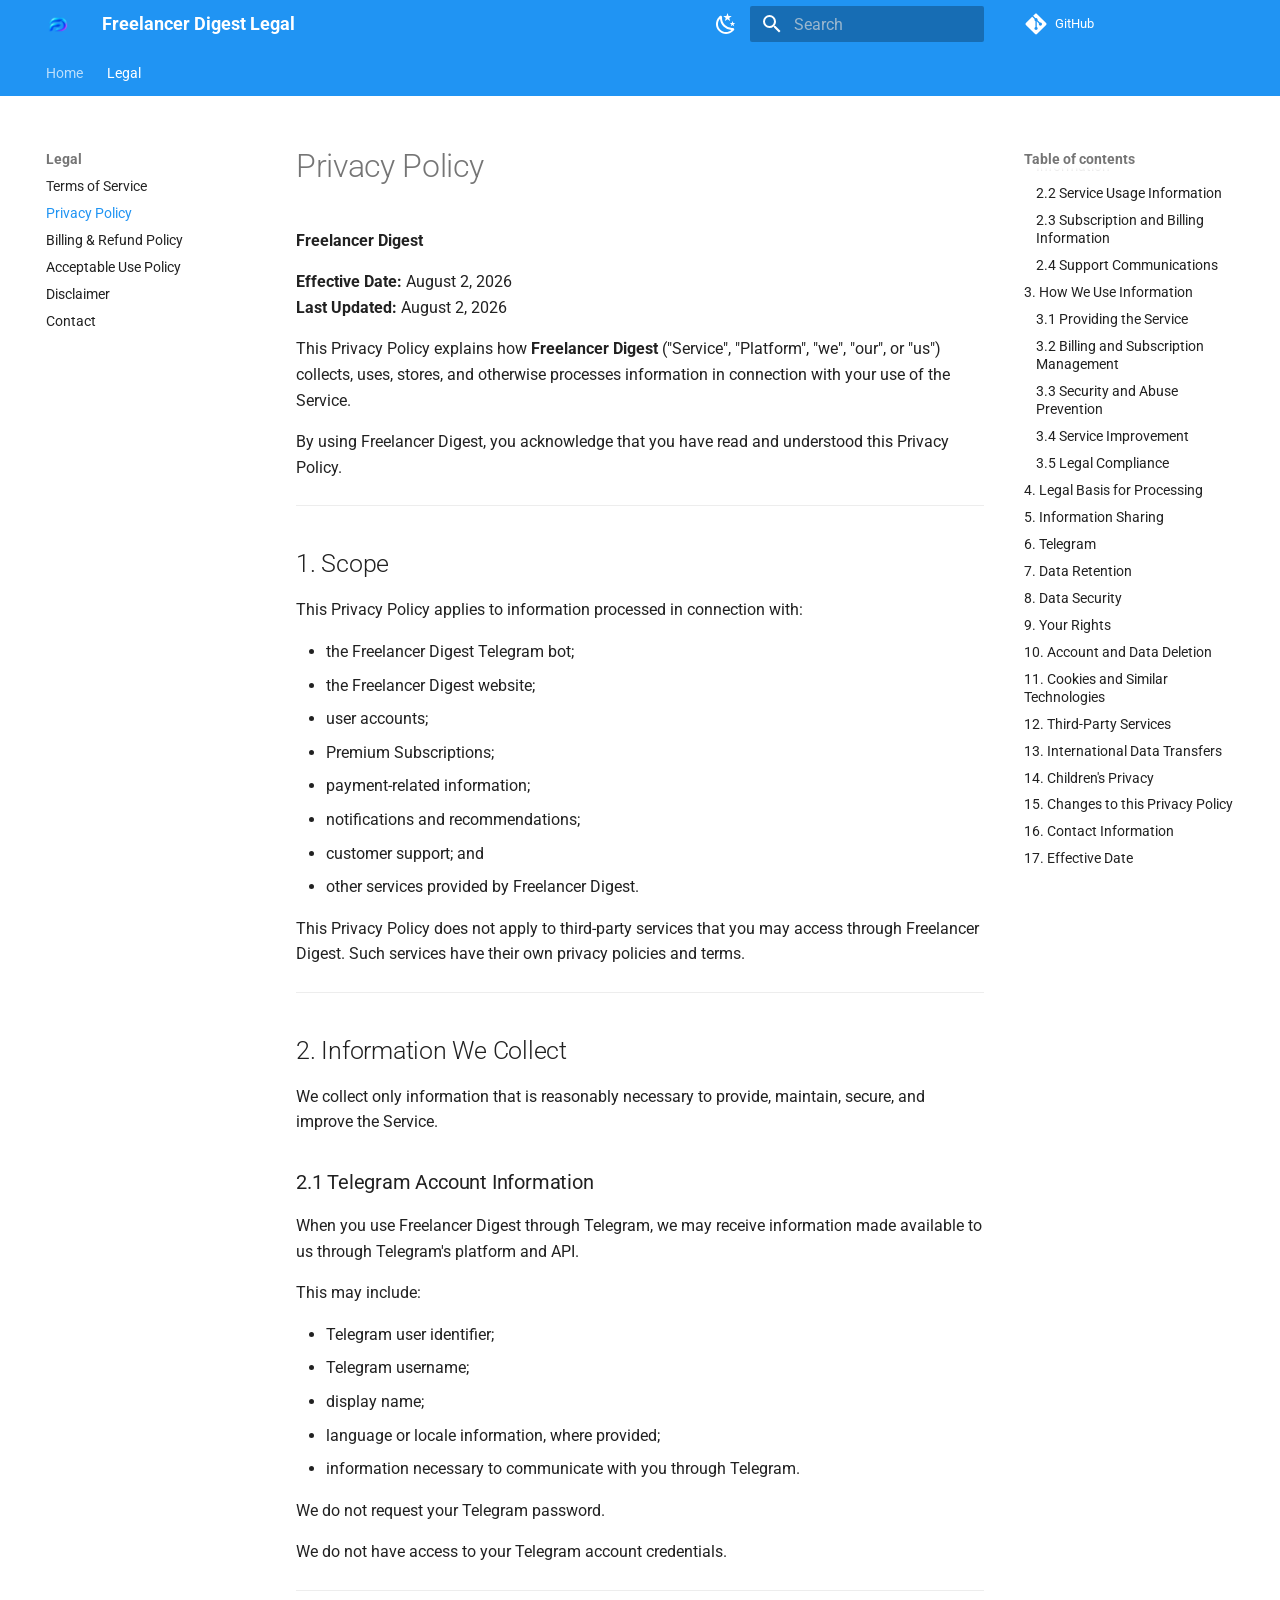
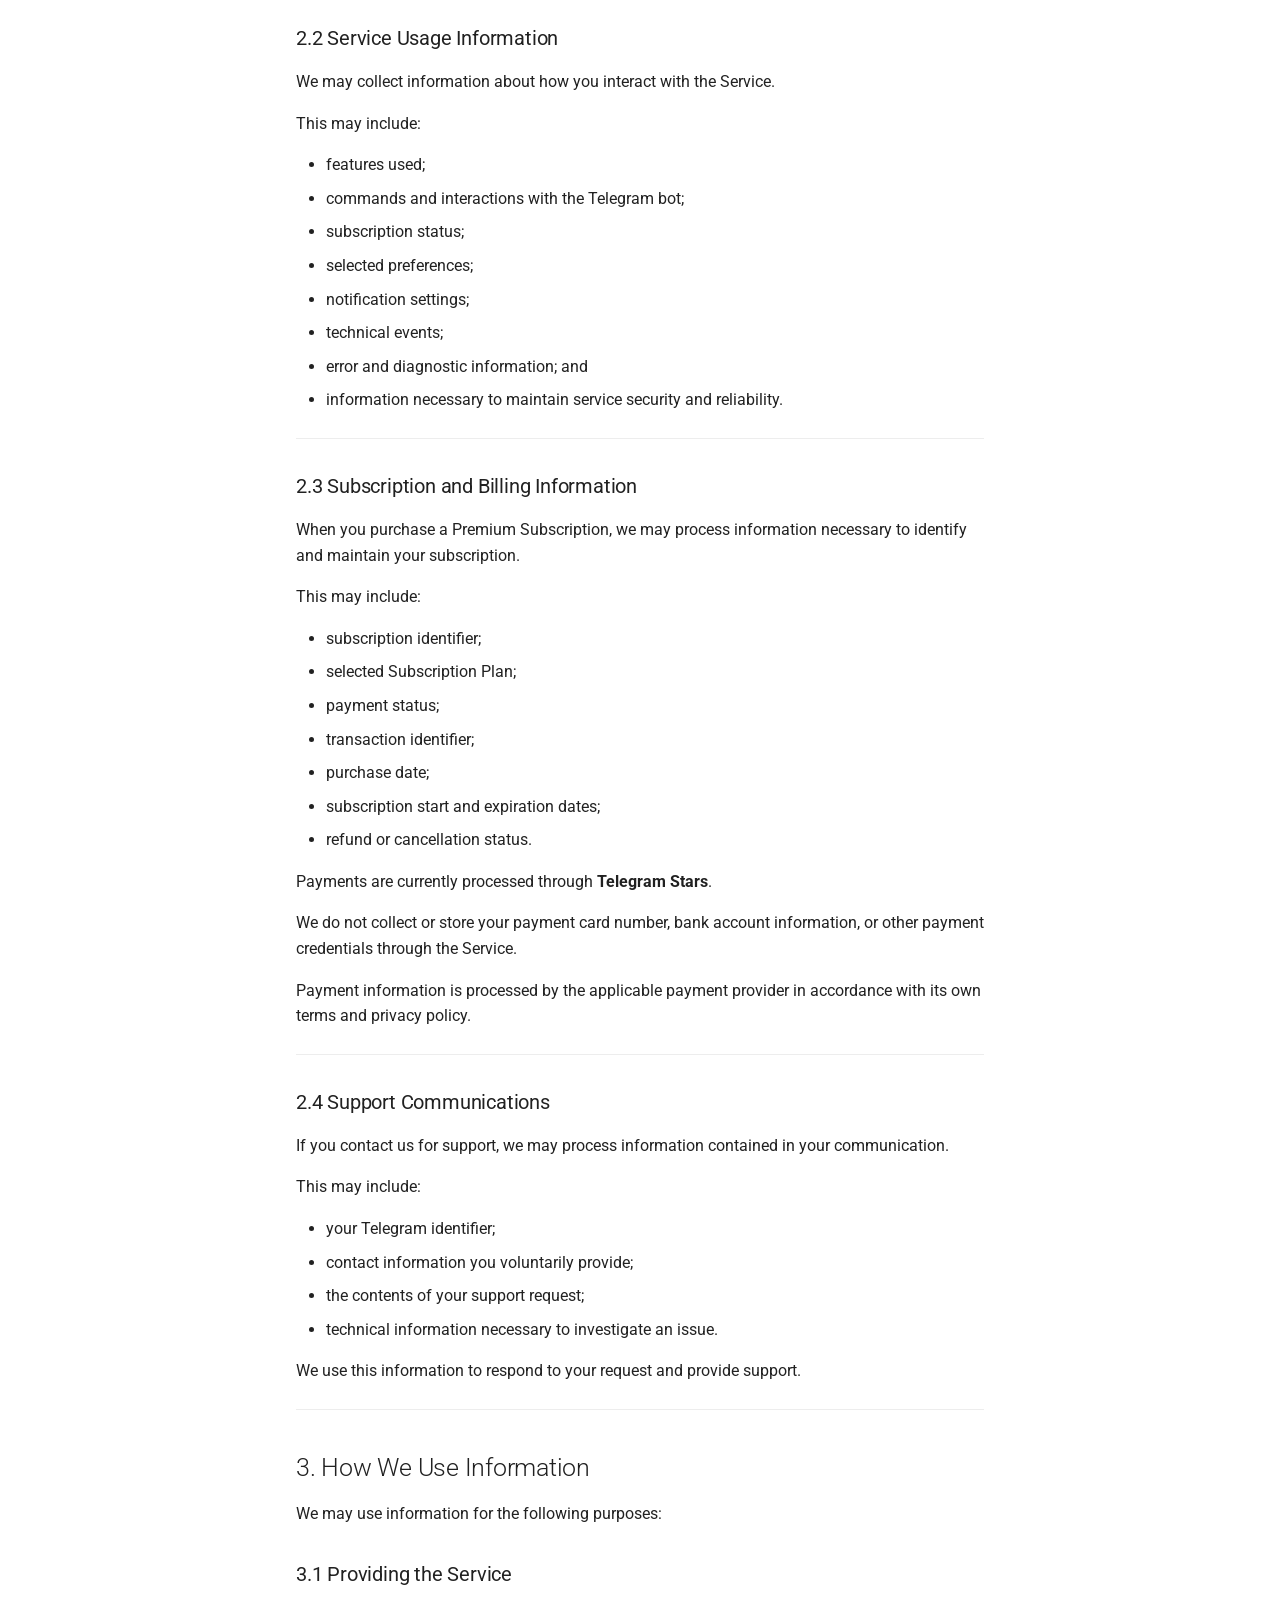
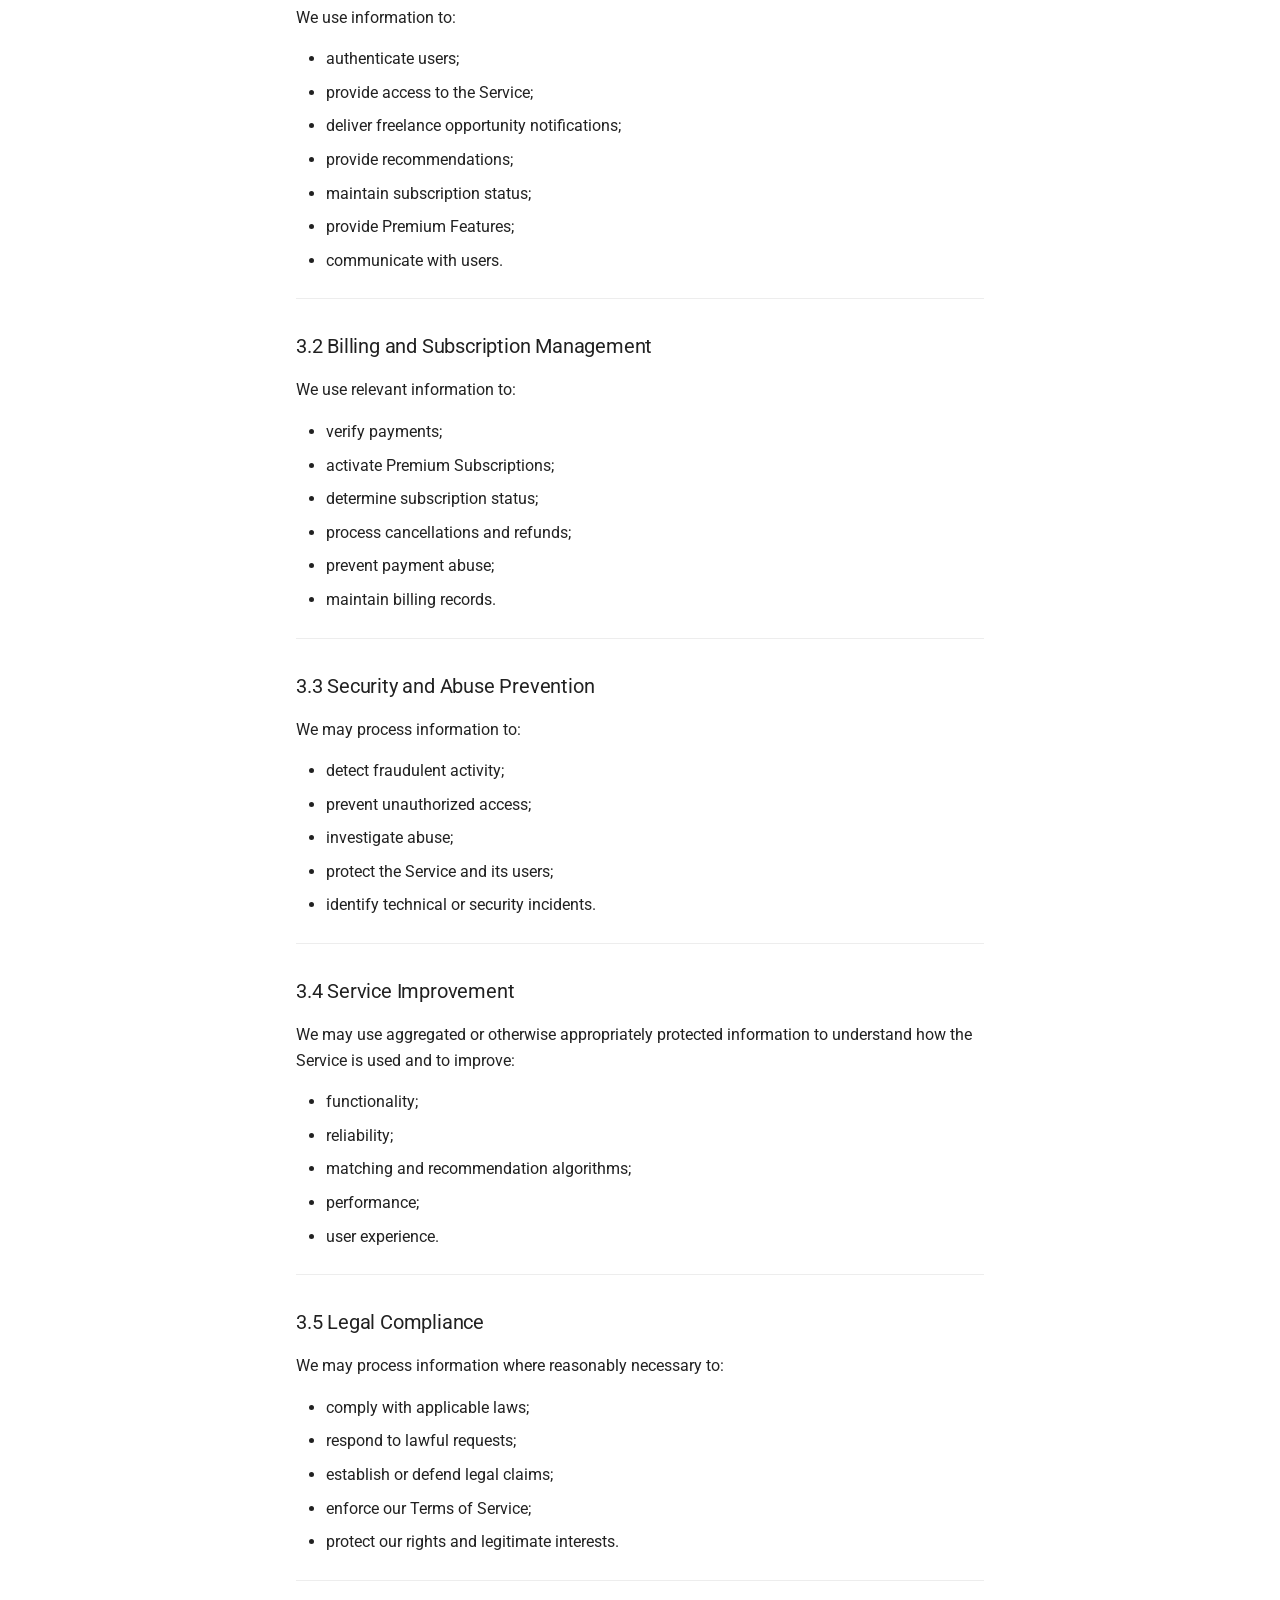
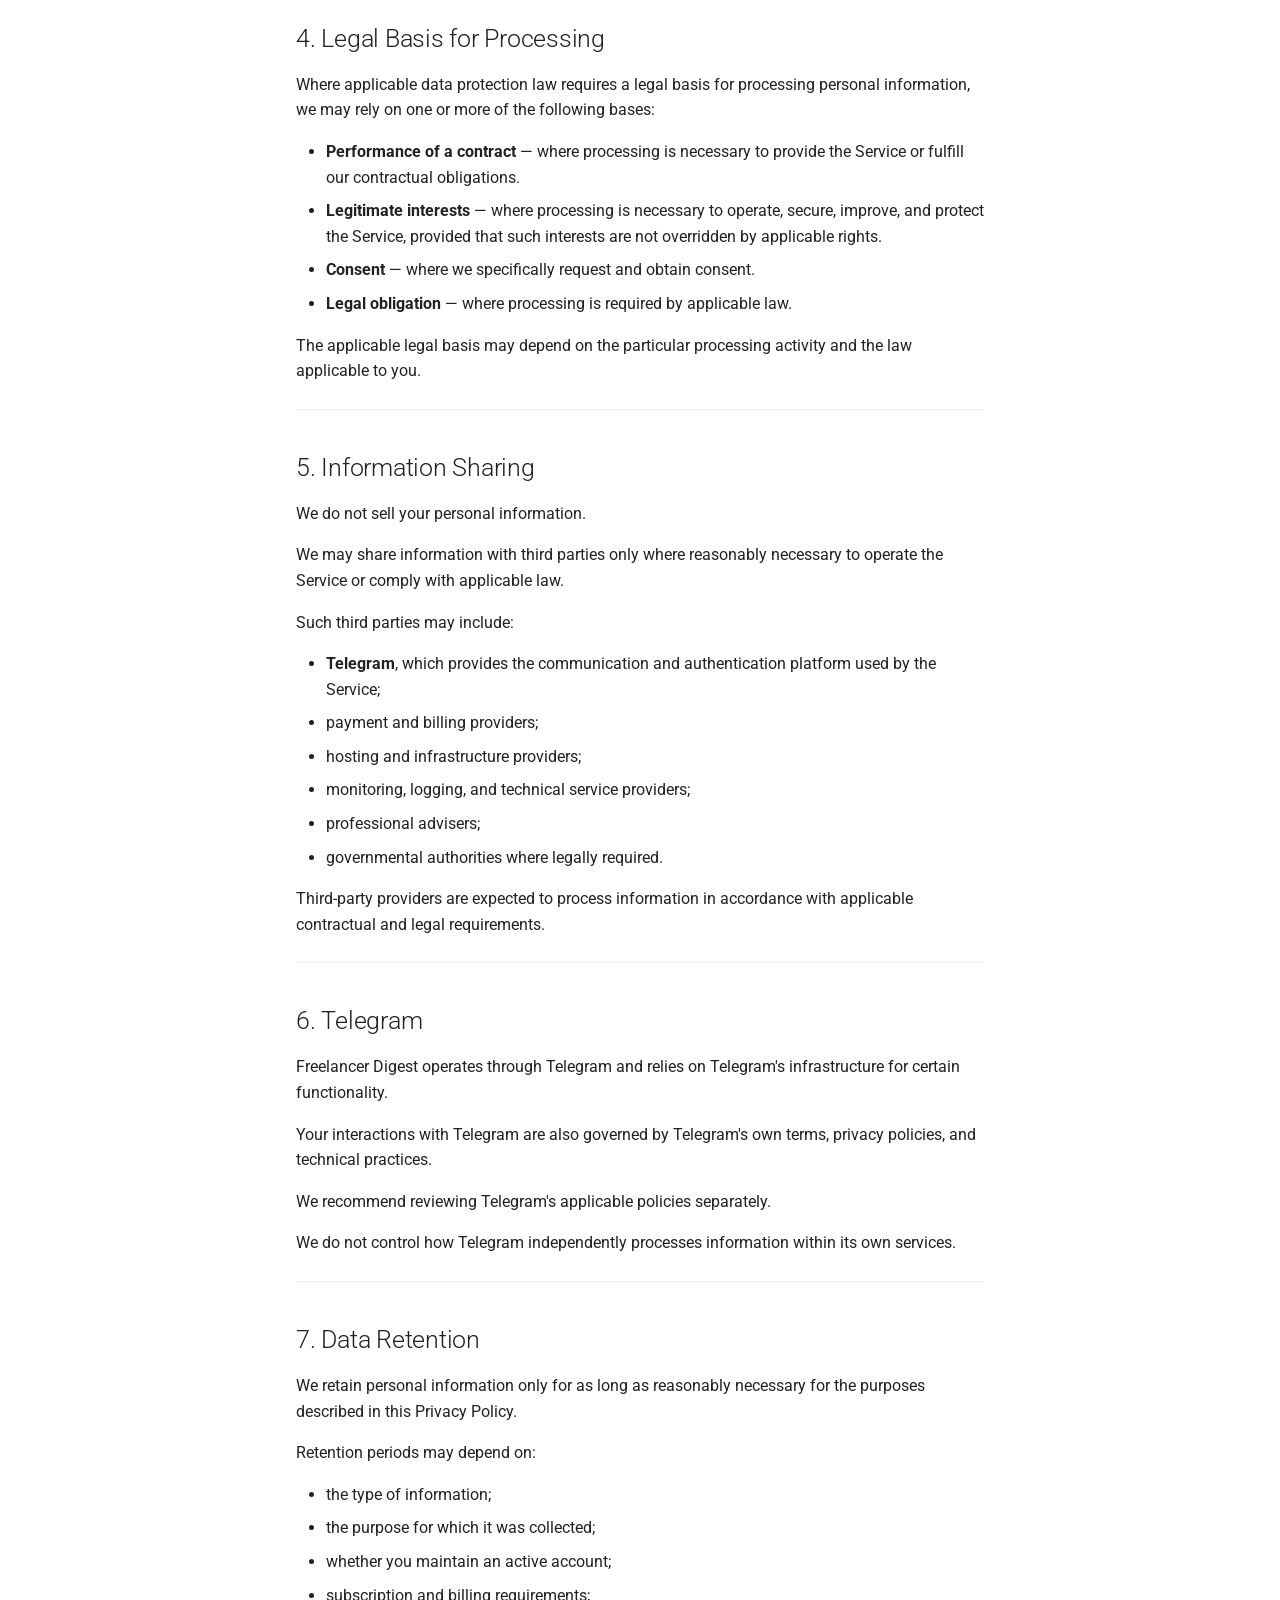
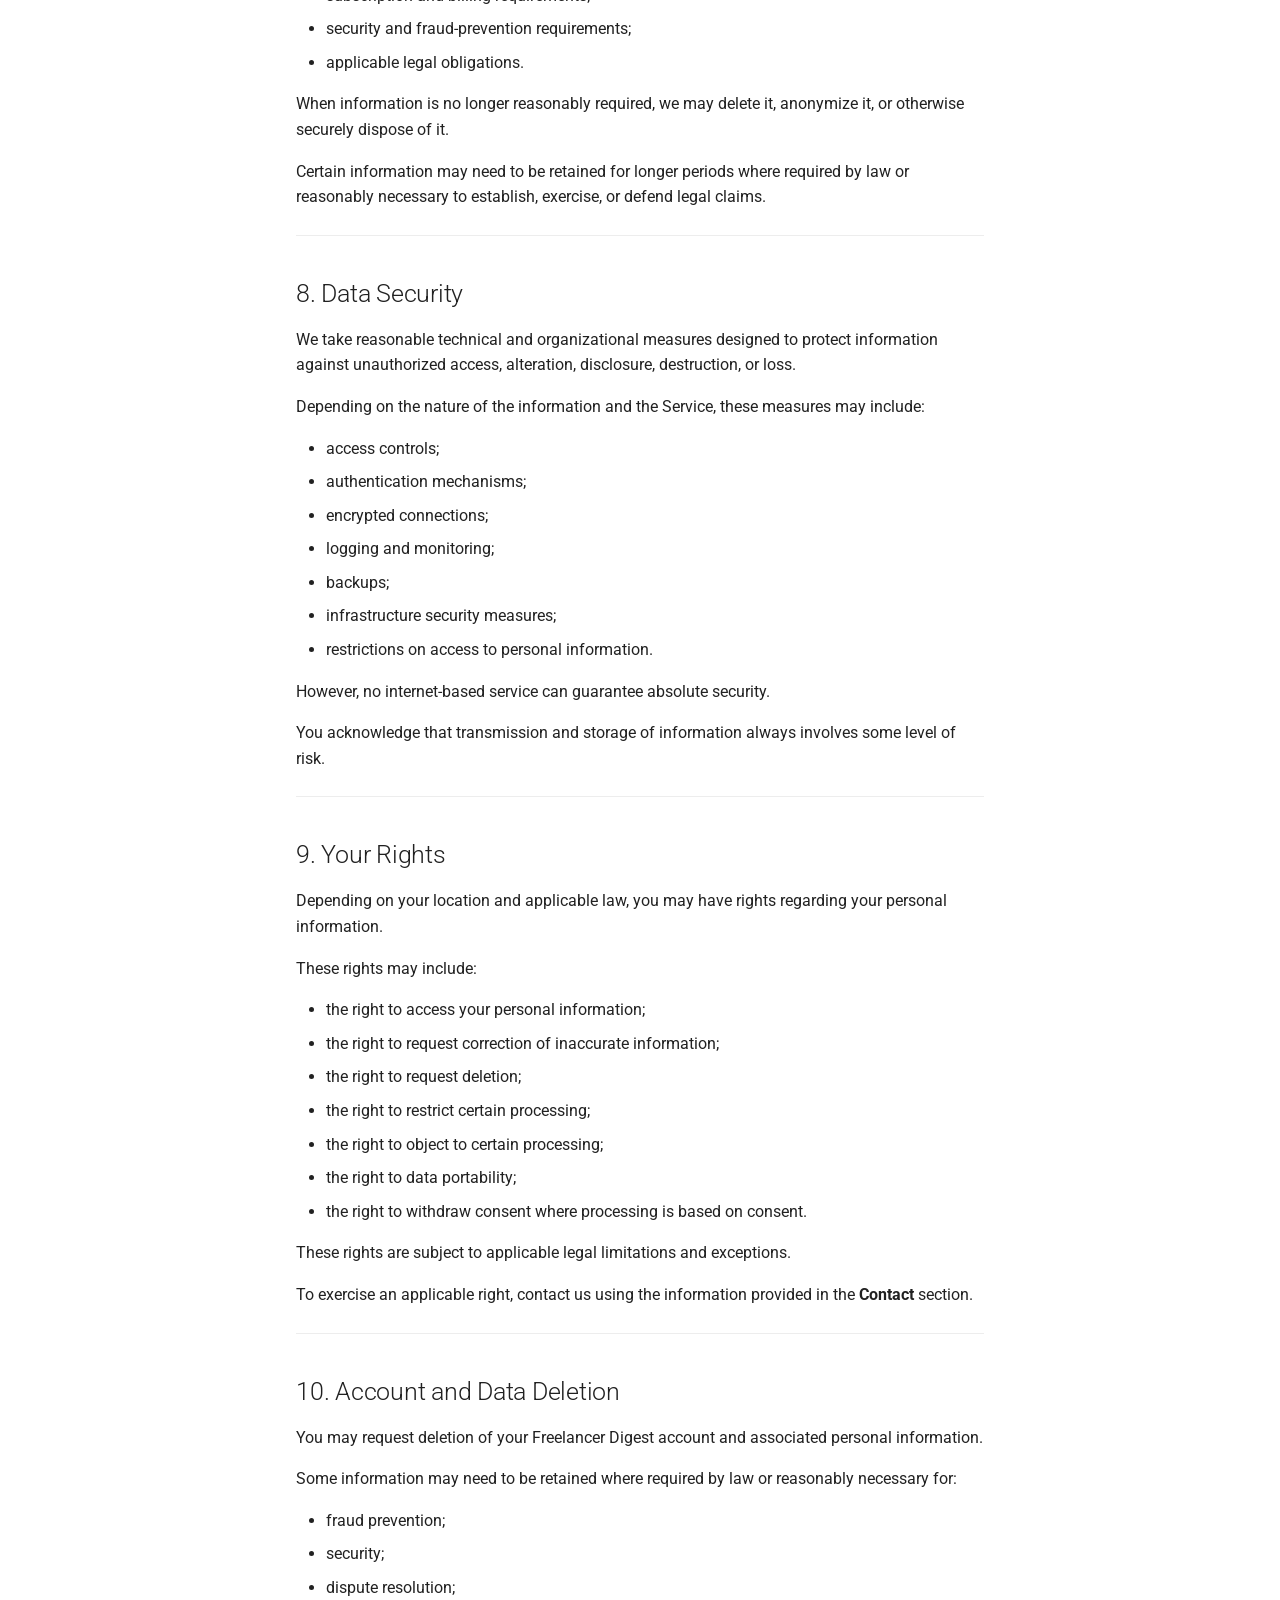
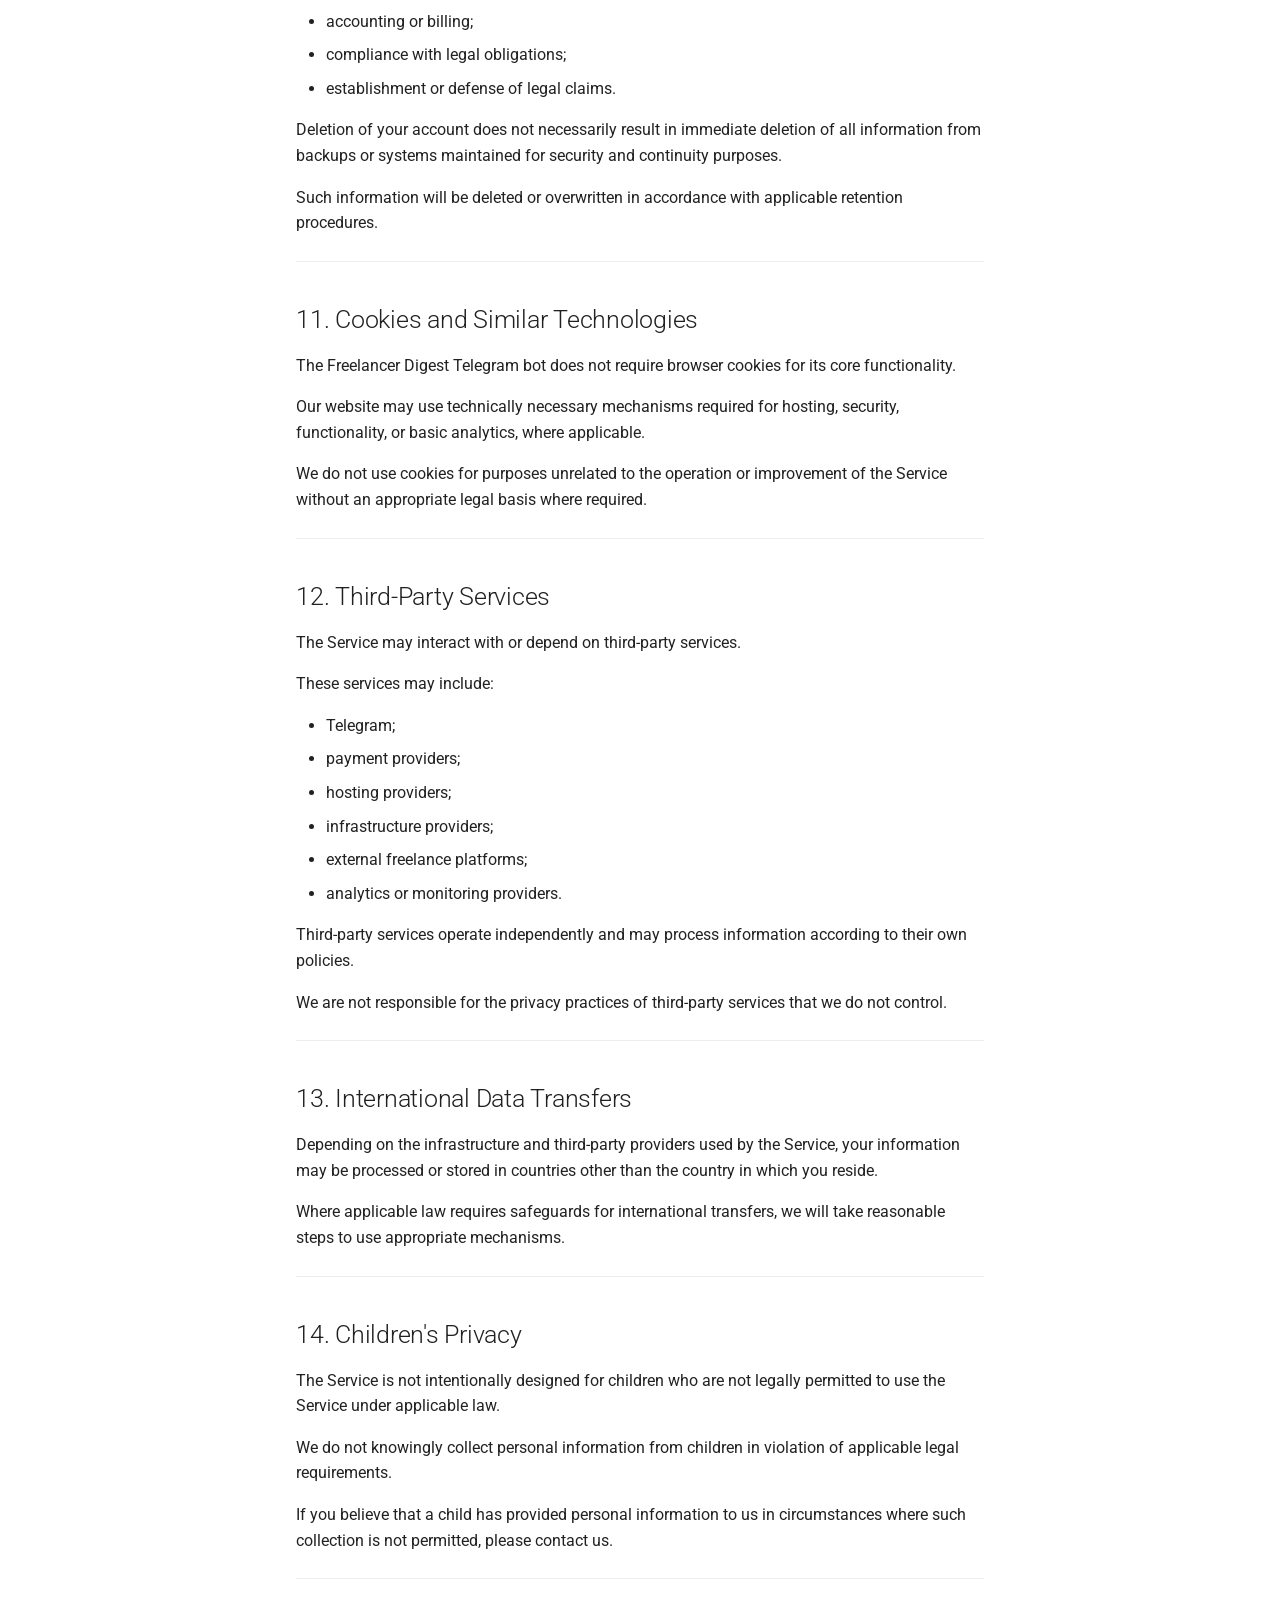
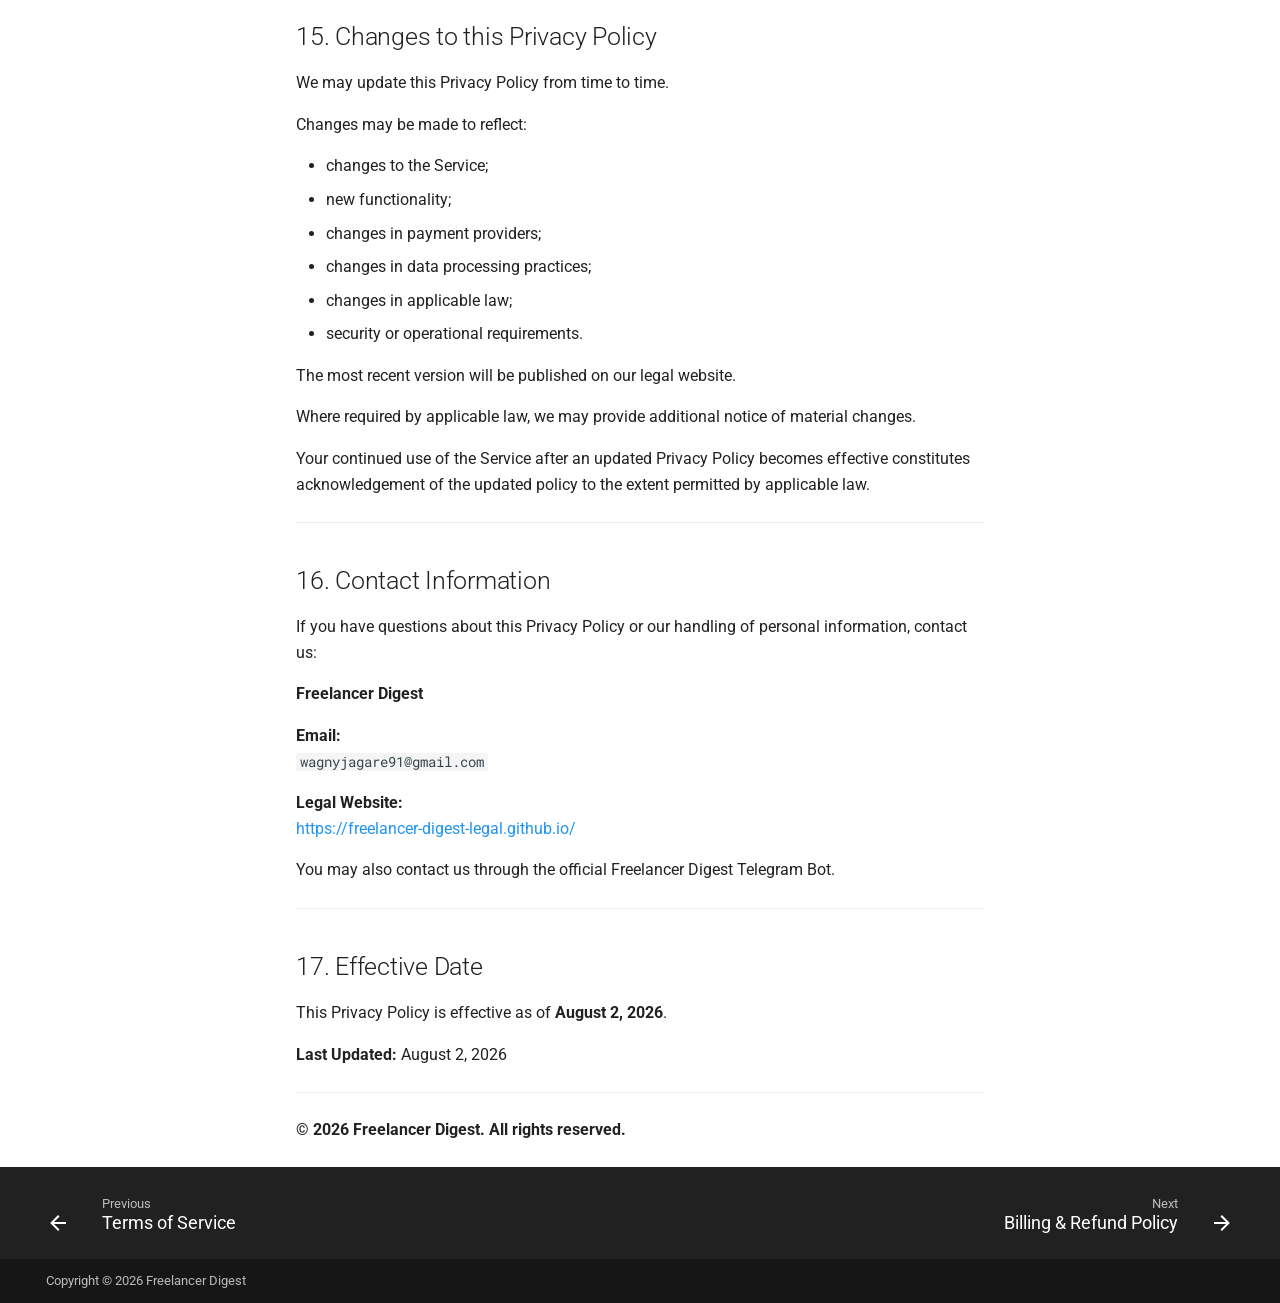
<file: privacy/index.html>
<!doctype html>
<html lang="en" class="no-js">
  <head>
    
      <meta charset="utf-8">
      <meta name="viewport" content="width=device-width,initial-scale=1">
      
        <meta name="description" content="Official legal documentation for Freelancer Digest">
      
      
      
        <link rel="canonical" href="https://freelancer-digest-legal.github.io/privacy/">
      
      
        <link rel="prev" href="../terms/">
      
      
        <link rel="next" href="../billing/">
      
      
        
      
      
      <link rel="icon" href="../assets/logo.ico">
      <meta name="generator" content="mkdocs-1.6.1, mkdocs-material-9.7.7">
    
    
      
        <title>Privacy Policy - Freelancer Digest Legal</title>
      
    
    
      <link rel="stylesheet" href="../assets/stylesheets/main.ec1eaa64.min.css">
      
        
        <link rel="stylesheet" href="../assets/stylesheets/palette.ab4e12ef.min.css">
      
      


    
    
      
    
    
      
        
        
        <link rel="preconnect" href="https://fonts.gstatic.com" crossorigin>
        <link rel="stylesheet" href="https://fonts.googleapis.com/css?family=Roboto:300,300i,400,400i,700,700i%7CRoboto+Mono:400,400i,700,700i&display=fallback">
        <style>:root{--md-text-font:"Roboto";--md-code-font:"Roboto Mono"}</style>
      
    
    
    <script>__md_scope=new URL("..",location),__md_hash=e=>[...e].reduce(((e,_)=>(e<<5)-e+_.charCodeAt(0)),0),__md_get=(e,_=localStorage,t=__md_scope)=>JSON.parse(_.getItem(t.pathname+"."+e)),__md_set=(e,_,t=localStorage,a=__md_scope)=>{try{t.setItem(a.pathname+"."+e,JSON.stringify(_))}catch(e){}}</script>
    
      

    
    
  </head>
  
  
    
    
      
    
    
    
    
    <body dir="ltr" data-md-color-scheme="default" data-md-color-primary="blue" data-md-color-accent="blue">
  
    
    <input class="md-toggle" data-md-toggle="drawer" type="checkbox" id="__drawer" autocomplete="off">
    <input class="md-toggle" data-md-toggle="search" type="checkbox" id="__search" autocomplete="off">
    <label class="md-overlay" for="__drawer"></label>
    <div data-md-component="skip">
      
        
        <a href="#privacy-policy" class="md-skip">
          Skip to content
        </a>
      
    </div>
    <div data-md-component="announce">
      
    </div>
    
    
      

<header class="md-header" data-md-component="header">
  <nav class="md-header__inner md-grid" aria-label="Header">
    <a href=".." title="Freelancer Digest Legal" class="md-header__button md-logo" aria-label="Freelancer Digest Legal" data-md-component="logo">
      
  <img src="../assets/logo.png" alt="logo">

    </a>
    <label class="md-header__button md-icon" for="__drawer">
      
      <svg xmlns="http://www.w3.org/2000/svg" viewBox="0 0 24 24"><path d="M3 6h18v2H3zm0 5h18v2H3zm0 5h18v2H3z"/></svg>
    </label>
    <div class="md-header__title" data-md-component="header-title">
      <div class="md-header__ellipsis">
        <div class="md-header__topic">
          <span class="md-ellipsis">
            Freelancer Digest Legal
          </span>
        </div>
        <div class="md-header__topic" data-md-component="header-topic">
          <span class="md-ellipsis">
            
              Privacy Policy
            
          </span>
        </div>
      </div>
    </div>
    
      
        <form class="md-header__option" data-md-component="palette">
  
    
    
    
    <input class="md-option" data-md-color-media="(prefers-color-scheme: light)" data-md-color-scheme="default" data-md-color-primary="blue" data-md-color-accent="blue"  aria-label="Dark mode"  type="radio" name="__palette" id="__palette_0">
    
      <label class="md-header__button md-icon" title="Dark mode" for="__palette_1" hidden>
        <svg xmlns="http://www.w3.org/2000/svg" viewBox="0 0 24 24"><path d="m17.75 4.09-2.53 1.94.91 3.06-2.63-1.81-2.63 1.81.91-3.06-2.53-1.94L12.44 4l1.06-3 1.06 3zm3.5 6.91-1.64 1.25.59 1.98-1.7-1.17-1.7 1.17.59-1.98L15.75 11l2.06-.05L18.5 9l.69 1.95zm-2.28 4.95c.83-.08 1.72 1.1 1.19 1.85-.32.45-.66.87-1.08 1.27C15.17 23 8.84 23 4.94 19.07c-3.91-3.9-3.91-10.24 0-14.14.4-.4.82-.76 1.27-1.08.75-.53 1.93.36 1.85 1.19-.27 2.86.69 5.83 2.89 8.02a9.96 9.96 0 0 0 8.02 2.89m-1.64 2.02a12.08 12.08 0 0 1-7.8-3.47c-2.17-2.19-3.33-5-3.49-7.82-2.81 3.14-2.7 7.96.31 10.98 3.02 3.01 7.84 3.12 10.98.31"/></svg>
      </label>
    
  
    
    
    
    <input class="md-option" data-md-color-media="(prefers-color-scheme: dark)" data-md-color-scheme="slate" data-md-color-primary="blue" data-md-color-accent="blue"  aria-label="Light mode"  type="radio" name="__palette" id="__palette_1">
    
      <label class="md-header__button md-icon" title="Light mode" for="__palette_0" hidden>
        <svg xmlns="http://www.w3.org/2000/svg" viewBox="0 0 24 24"><path d="M12 7a5 5 0 0 1 5 5 5 5 0 0 1-5 5 5 5 0 0 1-5-5 5 5 0 0 1 5-5m0 2a3 3 0 0 0-3 3 3 3 0 0 0 3 3 3 3 0 0 0 3-3 3 3 0 0 0-3-3m0-7 2.39 3.42C13.65 5.15 12.84 5 12 5s-1.65.15-2.39.42zM3.34 7l4.16-.35A7.2 7.2 0 0 0 5.94 8.5c-.44.74-.69 1.5-.83 2.29zm.02 10 1.76-3.77a7.131 7.131 0 0 0 2.38 4.14zM20.65 7l-1.77 3.79a7.02 7.02 0 0 0-2.38-4.15zm-.01 10-4.14.36c.59-.51 1.12-1.14 1.54-1.86.42-.73.69-1.5.83-2.29zM12 22l-2.41-3.44c.74.27 1.55.44 2.41.44.82 0 1.63-.17 2.37-.44z"/></svg>
      </label>
    
  
</form>
      
    
    
      <script>var palette=__md_get("__palette");if(palette&&palette.color){if("(prefers-color-scheme)"===palette.color.media){var media=matchMedia("(prefers-color-scheme: light)"),input=document.querySelector(media.matches?"[data-md-color-media='(prefers-color-scheme: light)']":"[data-md-color-media='(prefers-color-scheme: dark)']");palette.color.media=input.getAttribute("data-md-color-media"),palette.color.scheme=input.getAttribute("data-md-color-scheme"),palette.color.primary=input.getAttribute("data-md-color-primary"),palette.color.accent=input.getAttribute("data-md-color-accent")}for(var[key,value]of Object.entries(palette.color))document.body.setAttribute("data-md-color-"+key,value)}</script>
    
    
    
      
      
        <label class="md-header__button md-icon" for="__search">
          
          <svg xmlns="http://www.w3.org/2000/svg" viewBox="0 0 24 24"><path d="M9.5 3A6.5 6.5 0 0 1 16 9.5c0 1.61-.59 3.09-1.56 4.23l.27.27h.79l5 5-1.5 1.5-5-5v-.79l-.27-.27A6.52 6.52 0 0 1 9.5 16 6.5 6.5 0 0 1 3 9.5 6.5 6.5 0 0 1 9.5 3m0 2C7 5 5 7 5 9.5S7 14 9.5 14 14 12 14 9.5 12 5 9.5 5"/></svg>
        </label>
        <div class="md-search" data-md-component="search" role="dialog">
  <label class="md-search__overlay" for="__search"></label>
  <div class="md-search__inner" role="search">
    <form class="md-search__form" name="search">
      <input type="text" class="md-search__input" name="query" aria-label="Search" placeholder="Search" autocapitalize="off" autocorrect="off" autocomplete="off" spellcheck="false" data-md-component="search-query" required>
      <label class="md-search__icon md-icon" for="__search">
        
        <svg xmlns="http://www.w3.org/2000/svg" viewBox="0 0 24 24"><path d="M9.5 3A6.5 6.5 0 0 1 16 9.5c0 1.61-.59 3.09-1.56 4.23l.27.27h.79l5 5-1.5 1.5-5-5v-.79l-.27-.27A6.52 6.52 0 0 1 9.5 16 6.5 6.5 0 0 1 3 9.5 6.5 6.5 0 0 1 9.5 3m0 2C7 5 5 7 5 9.5S7 14 9.5 14 14 12 14 9.5 12 5 9.5 5"/></svg>
        
        <svg xmlns="http://www.w3.org/2000/svg" viewBox="0 0 24 24"><path d="M20 11v2H8l5.5 5.5-1.42 1.42L4.16 12l7.92-7.92L13.5 5.5 8 11z"/></svg>
      </label>
      <nav class="md-search__options" aria-label="Search">
        
          <a href="javascript:void(0)" class="md-search__icon md-icon" title="Share" aria-label="Share" data-clipboard data-clipboard-text="" data-md-component="search-share" tabindex="-1">
            
            <svg xmlns="http://www.w3.org/2000/svg" viewBox="0 0 24 24"><path d="M18 16.08c-.76 0-1.44.3-1.96.77L8.91 12.7c.05-.23.09-.46.09-.7s-.04-.47-.09-.7l7.05-4.11c.54.5 1.25.81 2.04.81a3 3 0 0 0 3-3 3 3 0 0 0-3-3 3 3 0 0 0-3 3c0 .24.04.47.09.7L8.04 9.81C7.5 9.31 6.79 9 6 9a3 3 0 0 0-3 3 3 3 0 0 0 3 3c.79 0 1.5-.31 2.04-.81l7.12 4.15c-.05.21-.08.43-.08.66 0 1.61 1.31 2.91 2.92 2.91s2.92-1.3 2.92-2.91A2.92 2.92 0 0 0 18 16.08"/></svg>
          </a>
        
        <button type="reset" class="md-search__icon md-icon" title="Clear" aria-label="Clear" tabindex="-1">
          
          <svg xmlns="http://www.w3.org/2000/svg" viewBox="0 0 24 24"><path d="M19 6.41 17.59 5 12 10.59 6.41 5 5 6.41 10.59 12 5 17.59 6.41 19 12 13.41 17.59 19 19 17.59 13.41 12z"/></svg>
        </button>
      </nav>
      
        <div class="md-search__suggest" data-md-component="search-suggest"></div>
      
    </form>
    <div class="md-search__output">
      <div class="md-search__scrollwrap" tabindex="0" data-md-scrollfix>
        <div class="md-search-result" data-md-component="search-result">
          <div class="md-search-result__meta">
            Initializing search
          </div>
          <ol class="md-search-result__list" role="presentation"></ol>
        </div>
      </div>
    </div>
  </div>
</div>
      
    
    
      <div class="md-header__source">
        <a href="https://github.com/freelancer-digest-legal/freelancer-digest-legal.github.io" title="Go to repository" class="md-source" data-md-component="source">
  <div class="md-source__icon md-icon">
    
    <svg xmlns="http://www.w3.org/2000/svg" viewBox="0 0 448 512"><!--! Font Awesome Free 7.1.0 by @fontawesome - https://fontawesome.com License - https://fontawesome.com/license/free (Icons: CC BY 4.0, Fonts: SIL OFL 1.1, Code: MIT License) Copyright 2025 Fonticons, Inc.--><path d="M439.6 236.1 244 40.5c-5.4-5.5-12.8-8.5-20.4-8.5s-15 3-20.4 8.4L162.5 81l51.5 51.5c27.1-9.1 52.7 16.8 43.4 43.7l49.7 49.7c34.2-11.8 61.2 31 35.5 56.7-26.5 26.5-70.2-2.9-56-37.3L240.3 199v121.9c25.3 12.5 22.3 41.8 9.1 55-6.4 6.4-15.2 10.1-24.3 10.1s-17.8-3.6-24.3-10.1c-17.6-17.6-11.1-46.9 11.2-56v-123c-20.8-8.5-24.6-30.7-18.6-45L142.6 101 8.5 235.1C3 240.6 0 247.9 0 255.5s3 15 8.5 20.4l195.6 195.7c5.4 5.4 12.7 8.4 20.4 8.4s15-3 20.4-8.4l194.7-194.7c5.4-5.4 8.4-12.8 8.4-20.4s-3-15-8.4-20.4"/></svg>
  </div>
  <div class="md-source__repository">
    GitHub
  </div>
</a>
      </div>
    
  </nav>
  
</header>
    
    <div class="md-container" data-md-component="container">
      
      
        
          
            
<nav class="md-tabs" aria-label="Tabs" data-md-component="tabs">
  <div class="md-grid">
    <ul class="md-tabs__list">
      
        
  
  
  
  
    <li class="md-tabs__item">
      <a href=".." class="md-tabs__link">
        
  
  
    
  
  Home

      </a>
    </li>
  

      
        
  
  
  
    
  
  
    
    
      <li class="md-tabs__item md-tabs__item--active">
        <a href="../terms/" class="md-tabs__link">
          
  
  
    
  
  Legal

        </a>
      </li>
    
  

      
    </ul>
  </div>
</nav>
          
        
      
      <main class="md-main" data-md-component="main">
        <div class="md-main__inner md-grid">
          
            
              
              <div class="md-sidebar md-sidebar--primary" data-md-component="sidebar" data-md-type="navigation" >
                <div class="md-sidebar__scrollwrap">
                  <div class="md-sidebar__inner">
                    


  


<nav class="md-nav md-nav--primary md-nav--lifted" aria-label="Navigation" data-md-level="0">
  <label class="md-nav__title" for="__drawer">
    <a href=".." title="Freelancer Digest Legal" class="md-nav__button md-logo" aria-label="Freelancer Digest Legal" data-md-component="logo">
      
  <img src="../assets/logo.png" alt="logo">

    </a>
    Freelancer Digest Legal
  </label>
  
    <div class="md-nav__source">
      <a href="https://github.com/freelancer-digest-legal/freelancer-digest-legal.github.io" title="Go to repository" class="md-source" data-md-component="source">
  <div class="md-source__icon md-icon">
    
    <svg xmlns="http://www.w3.org/2000/svg" viewBox="0 0 448 512"><!--! Font Awesome Free 7.1.0 by @fontawesome - https://fontawesome.com License - https://fontawesome.com/license/free (Icons: CC BY 4.0, Fonts: SIL OFL 1.1, Code: MIT License) Copyright 2025 Fonticons, Inc.--><path d="M439.6 236.1 244 40.5c-5.4-5.5-12.8-8.5-20.4-8.5s-15 3-20.4 8.4L162.5 81l51.5 51.5c27.1-9.1 52.7 16.8 43.4 43.7l49.7 49.7c34.2-11.8 61.2 31 35.5 56.7-26.5 26.5-70.2-2.9-56-37.3L240.3 199v121.9c25.3 12.5 22.3 41.8 9.1 55-6.4 6.4-15.2 10.1-24.3 10.1s-17.8-3.6-24.3-10.1c-17.6-17.6-11.1-46.9 11.2-56v-123c-20.8-8.5-24.6-30.7-18.6-45L142.6 101 8.5 235.1C3 240.6 0 247.9 0 255.5s3 15 8.5 20.4l195.6 195.7c5.4 5.4 12.7 8.4 20.4 8.4s15-3 20.4-8.4l194.7-194.7c5.4-5.4 8.4-12.8 8.4-20.4s-3-15-8.4-20.4"/></svg>
  </div>
  <div class="md-source__repository">
    GitHub
  </div>
</a>
    </div>
  
  <ul class="md-nav__list" data-md-scrollfix>
    
      
      
  
  
  
  
    <li class="md-nav__item">
      <a href=".." class="md-nav__link">
        
  
  
  <span class="md-ellipsis">
    
  
    Home
  

    
  </span>
  
  

      </a>
    </li>
  

    
      
      
  
  
    
  
  
  
    
    
      
        
      
        
      
        
      
        
      
        
      
        
      
    
    
    
      
        
        
      
      
        
      
    
    
    <li class="md-nav__item md-nav__item--active md-nav__item--section md-nav__item--nested">
      
        
        
        <input class="md-nav__toggle md-toggle " type="checkbox" id="__nav_2" checked>
        
          
          <label class="md-nav__link" for="__nav_2" id="__nav_2_label" tabindex="">
            
  
  
  <span class="md-ellipsis">
    
  
    Legal
  

    
  </span>
  
  

            <span class="md-nav__icon md-icon"></span>
          </label>
        
        <nav class="md-nav" data-md-level="1" aria-labelledby="__nav_2_label" aria-expanded="true">
          <label class="md-nav__title" for="__nav_2">
            <span class="md-nav__icon md-icon"></span>
            
  
    Legal
  

          </label>
          <ul class="md-nav__list" data-md-scrollfix>
            
              
                
  
  
  
  
    <li class="md-nav__item">
      <a href="../terms/" class="md-nav__link">
        
  
  
  <span class="md-ellipsis">
    
  
    Terms of Service
  

    
  </span>
  
  

      </a>
    </li>
  

              
            
              
                
  
  
    
  
  
  
    <li class="md-nav__item md-nav__item--active">
      
      <input class="md-nav__toggle md-toggle" type="checkbox" id="__toc">
      
      
        
      
      
        <label class="md-nav__link md-nav__link--active" for="__toc">
          
  
  
  <span class="md-ellipsis">
    
  
    Privacy Policy
  

    
  </span>
  
  

          <span class="md-nav__icon md-icon"></span>
        </label>
      
      <a href="./" class="md-nav__link md-nav__link--active">
        
  
  
  <span class="md-ellipsis">
    
  
    Privacy Policy
  

    
  </span>
  
  

      </a>
      
        

<nav class="md-nav md-nav--secondary" aria-label="Table of contents">
  
  
  
    
  
  
    <label class="md-nav__title" for="__toc">
      <span class="md-nav__icon md-icon"></span>
      Table of contents
    </label>
    <ul class="md-nav__list" data-md-component="toc" data-md-scrollfix>
      
        <li class="md-nav__item">
  <a href="#1-scope" class="md-nav__link">
    <span class="md-ellipsis">
      
        1. Scope
      
    </span>
  </a>
  
</li>
      
        <li class="md-nav__item">
  <a href="#2-information-we-collect" class="md-nav__link">
    <span class="md-ellipsis">
      
        2. Information We Collect
      
    </span>
  </a>
  
    <nav class="md-nav" aria-label="2. Information We Collect">
      <ul class="md-nav__list">
        
          <li class="md-nav__item">
  <a href="#21-telegram-account-information" class="md-nav__link">
    <span class="md-ellipsis">
      
        2.1 Telegram Account Information
      
    </span>
  </a>
  
</li>
        
          <li class="md-nav__item">
  <a href="#22-service-usage-information" class="md-nav__link">
    <span class="md-ellipsis">
      
        2.2 Service Usage Information
      
    </span>
  </a>
  
</li>
        
          <li class="md-nav__item">
  <a href="#23-subscription-and-billing-information" class="md-nav__link">
    <span class="md-ellipsis">
      
        2.3 Subscription and Billing Information
      
    </span>
  </a>
  
</li>
        
          <li class="md-nav__item">
  <a href="#24-support-communications" class="md-nav__link">
    <span class="md-ellipsis">
      
        2.4 Support Communications
      
    </span>
  </a>
  
</li>
        
      </ul>
    </nav>
  
</li>
      
        <li class="md-nav__item">
  <a href="#3-how-we-use-information" class="md-nav__link">
    <span class="md-ellipsis">
      
        3. How We Use Information
      
    </span>
  </a>
  
    <nav class="md-nav" aria-label="3. How We Use Information">
      <ul class="md-nav__list">
        
          <li class="md-nav__item">
  <a href="#31-providing-the-service" class="md-nav__link">
    <span class="md-ellipsis">
      
        3.1 Providing the Service
      
    </span>
  </a>
  
</li>
        
          <li class="md-nav__item">
  <a href="#32-billing-and-subscription-management" class="md-nav__link">
    <span class="md-ellipsis">
      
        3.2 Billing and Subscription Management
      
    </span>
  </a>
  
</li>
        
          <li class="md-nav__item">
  <a href="#33-security-and-abuse-prevention" class="md-nav__link">
    <span class="md-ellipsis">
      
        3.3 Security and Abuse Prevention
      
    </span>
  </a>
  
</li>
        
          <li class="md-nav__item">
  <a href="#34-service-improvement" class="md-nav__link">
    <span class="md-ellipsis">
      
        3.4 Service Improvement
      
    </span>
  </a>
  
</li>
        
          <li class="md-nav__item">
  <a href="#35-legal-compliance" class="md-nav__link">
    <span class="md-ellipsis">
      
        3.5 Legal Compliance
      
    </span>
  </a>
  
</li>
        
      </ul>
    </nav>
  
</li>
      
        <li class="md-nav__item">
  <a href="#4-legal-basis-for-processing" class="md-nav__link">
    <span class="md-ellipsis">
      
        4. Legal Basis for Processing
      
    </span>
  </a>
  
</li>
      
        <li class="md-nav__item">
  <a href="#5-information-sharing" class="md-nav__link">
    <span class="md-ellipsis">
      
        5. Information Sharing
      
    </span>
  </a>
  
</li>
      
        <li class="md-nav__item">
  <a href="#6-telegram" class="md-nav__link">
    <span class="md-ellipsis">
      
        6. Telegram
      
    </span>
  </a>
  
</li>
      
        <li class="md-nav__item">
  <a href="#7-data-retention" class="md-nav__link">
    <span class="md-ellipsis">
      
        7. Data Retention
      
    </span>
  </a>
  
</li>
      
        <li class="md-nav__item">
  <a href="#8-data-security" class="md-nav__link">
    <span class="md-ellipsis">
      
        8. Data Security
      
    </span>
  </a>
  
</li>
      
        <li class="md-nav__item">
  <a href="#9-your-rights" class="md-nav__link">
    <span class="md-ellipsis">
      
        9. Your Rights
      
    </span>
  </a>
  
</li>
      
        <li class="md-nav__item">
  <a href="#10-account-and-data-deletion" class="md-nav__link">
    <span class="md-ellipsis">
      
        10. Account and Data Deletion
      
    </span>
  </a>
  
</li>
      
        <li class="md-nav__item">
  <a href="#11-cookies-and-similar-technologies" class="md-nav__link">
    <span class="md-ellipsis">
      
        11. Cookies and Similar Technologies
      
    </span>
  </a>
  
</li>
      
        <li class="md-nav__item">
  <a href="#12-third-party-services" class="md-nav__link">
    <span class="md-ellipsis">
      
        12. Third-Party Services
      
    </span>
  </a>
  
</li>
      
        <li class="md-nav__item">
  <a href="#13-international-data-transfers" class="md-nav__link">
    <span class="md-ellipsis">
      
        13. International Data Transfers
      
    </span>
  </a>
  
</li>
      
        <li class="md-nav__item">
  <a href="#14-childrens-privacy" class="md-nav__link">
    <span class="md-ellipsis">
      
        14. Children's Privacy
      
    </span>
  </a>
  
</li>
      
        <li class="md-nav__item">
  <a href="#15-changes-to-this-privacy-policy" class="md-nav__link">
    <span class="md-ellipsis">
      
        15. Changes to this Privacy Policy
      
    </span>
  </a>
  
</li>
      
        <li class="md-nav__item">
  <a href="#16-contact-information" class="md-nav__link">
    <span class="md-ellipsis">
      
        16. Contact Information
      
    </span>
  </a>
  
</li>
      
        <li class="md-nav__item">
  <a href="#17-effective-date" class="md-nav__link">
    <span class="md-ellipsis">
      
        17. Effective Date
      
    </span>
  </a>
  
</li>
      
    </ul>
  
</nav>
      
    </li>
  

              
            
              
                
  
  
  
  
    <li class="md-nav__item">
      <a href="../billing/" class="md-nav__link">
        
  
  
  <span class="md-ellipsis">
    
  
    Billing & Refund Policy
  

    
  </span>
  
  

      </a>
    </li>
  

              
            
              
                
  
  
  
  
    <li class="md-nav__item">
      <a href="../acceptable-use/" class="md-nav__link">
        
  
  
  <span class="md-ellipsis">
    
  
    Acceptable Use Policy
  

    
  </span>
  
  

      </a>
    </li>
  

              
            
              
                
  
  
  
  
    <li class="md-nav__item">
      <a href="../disclaimer/" class="md-nav__link">
        
  
  
  <span class="md-ellipsis">
    
  
    Disclaimer
  

    
  </span>
  
  

      </a>
    </li>
  

              
            
              
                
  
  
  
  
    <li class="md-nav__item">
      <a href="../contact/" class="md-nav__link">
        
  
  
  <span class="md-ellipsis">
    
  
    Contact
  

    
  </span>
  
  

      </a>
    </li>
  

              
            
          </ul>
        </nav>
      
    </li>
  

    
  </ul>
</nav>
                  </div>
                </div>
              </div>
            
            
              
              <div class="md-sidebar md-sidebar--secondary" data-md-component="sidebar" data-md-type="toc" >
                <div class="md-sidebar__scrollwrap">
                  <div class="md-sidebar__inner">
                    

<nav class="md-nav md-nav--secondary" aria-label="Table of contents">
  
  
  
    
  
  
    <label class="md-nav__title" for="__toc">
      <span class="md-nav__icon md-icon"></span>
      Table of contents
    </label>
    <ul class="md-nav__list" data-md-component="toc" data-md-scrollfix>
      
        <li class="md-nav__item">
  <a href="#1-scope" class="md-nav__link">
    <span class="md-ellipsis">
      
        1. Scope
      
    </span>
  </a>
  
</li>
      
        <li class="md-nav__item">
  <a href="#2-information-we-collect" class="md-nav__link">
    <span class="md-ellipsis">
      
        2. Information We Collect
      
    </span>
  </a>
  
    <nav class="md-nav" aria-label="2. Information We Collect">
      <ul class="md-nav__list">
        
          <li class="md-nav__item">
  <a href="#21-telegram-account-information" class="md-nav__link">
    <span class="md-ellipsis">
      
        2.1 Telegram Account Information
      
    </span>
  </a>
  
</li>
        
          <li class="md-nav__item">
  <a href="#22-service-usage-information" class="md-nav__link">
    <span class="md-ellipsis">
      
        2.2 Service Usage Information
      
    </span>
  </a>
  
</li>
        
          <li class="md-nav__item">
  <a href="#23-subscription-and-billing-information" class="md-nav__link">
    <span class="md-ellipsis">
      
        2.3 Subscription and Billing Information
      
    </span>
  </a>
  
</li>
        
          <li class="md-nav__item">
  <a href="#24-support-communications" class="md-nav__link">
    <span class="md-ellipsis">
      
        2.4 Support Communications
      
    </span>
  </a>
  
</li>
        
      </ul>
    </nav>
  
</li>
      
        <li class="md-nav__item">
  <a href="#3-how-we-use-information" class="md-nav__link">
    <span class="md-ellipsis">
      
        3. How We Use Information
      
    </span>
  </a>
  
    <nav class="md-nav" aria-label="3. How We Use Information">
      <ul class="md-nav__list">
        
          <li class="md-nav__item">
  <a href="#31-providing-the-service" class="md-nav__link">
    <span class="md-ellipsis">
      
        3.1 Providing the Service
      
    </span>
  </a>
  
</li>
        
          <li class="md-nav__item">
  <a href="#32-billing-and-subscription-management" class="md-nav__link">
    <span class="md-ellipsis">
      
        3.2 Billing and Subscription Management
      
    </span>
  </a>
  
</li>
        
          <li class="md-nav__item">
  <a href="#33-security-and-abuse-prevention" class="md-nav__link">
    <span class="md-ellipsis">
      
        3.3 Security and Abuse Prevention
      
    </span>
  </a>
  
</li>
        
          <li class="md-nav__item">
  <a href="#34-service-improvement" class="md-nav__link">
    <span class="md-ellipsis">
      
        3.4 Service Improvement
      
    </span>
  </a>
  
</li>
        
          <li class="md-nav__item">
  <a href="#35-legal-compliance" class="md-nav__link">
    <span class="md-ellipsis">
      
        3.5 Legal Compliance
      
    </span>
  </a>
  
</li>
        
      </ul>
    </nav>
  
</li>
      
        <li class="md-nav__item">
  <a href="#4-legal-basis-for-processing" class="md-nav__link">
    <span class="md-ellipsis">
      
        4. Legal Basis for Processing
      
    </span>
  </a>
  
</li>
      
        <li class="md-nav__item">
  <a href="#5-information-sharing" class="md-nav__link">
    <span class="md-ellipsis">
      
        5. Information Sharing
      
    </span>
  </a>
  
</li>
      
        <li class="md-nav__item">
  <a href="#6-telegram" class="md-nav__link">
    <span class="md-ellipsis">
      
        6. Telegram
      
    </span>
  </a>
  
</li>
      
        <li class="md-nav__item">
  <a href="#7-data-retention" class="md-nav__link">
    <span class="md-ellipsis">
      
        7. Data Retention
      
    </span>
  </a>
  
</li>
      
        <li class="md-nav__item">
  <a href="#8-data-security" class="md-nav__link">
    <span class="md-ellipsis">
      
        8. Data Security
      
    </span>
  </a>
  
</li>
      
        <li class="md-nav__item">
  <a href="#9-your-rights" class="md-nav__link">
    <span class="md-ellipsis">
      
        9. Your Rights
      
    </span>
  </a>
  
</li>
      
        <li class="md-nav__item">
  <a href="#10-account-and-data-deletion" class="md-nav__link">
    <span class="md-ellipsis">
      
        10. Account and Data Deletion
      
    </span>
  </a>
  
</li>
      
        <li class="md-nav__item">
  <a href="#11-cookies-and-similar-technologies" class="md-nav__link">
    <span class="md-ellipsis">
      
        11. Cookies and Similar Technologies
      
    </span>
  </a>
  
</li>
      
        <li class="md-nav__item">
  <a href="#12-third-party-services" class="md-nav__link">
    <span class="md-ellipsis">
      
        12. Third-Party Services
      
    </span>
  </a>
  
</li>
      
        <li class="md-nav__item">
  <a href="#13-international-data-transfers" class="md-nav__link">
    <span class="md-ellipsis">
      
        13. International Data Transfers
      
    </span>
  </a>
  
</li>
      
        <li class="md-nav__item">
  <a href="#14-childrens-privacy" class="md-nav__link">
    <span class="md-ellipsis">
      
        14. Children's Privacy
      
    </span>
  </a>
  
</li>
      
        <li class="md-nav__item">
  <a href="#15-changes-to-this-privacy-policy" class="md-nav__link">
    <span class="md-ellipsis">
      
        15. Changes to this Privacy Policy
      
    </span>
  </a>
  
</li>
      
        <li class="md-nav__item">
  <a href="#16-contact-information" class="md-nav__link">
    <span class="md-ellipsis">
      
        16. Contact Information
      
    </span>
  </a>
  
</li>
      
        <li class="md-nav__item">
  <a href="#17-effective-date" class="md-nav__link">
    <span class="md-ellipsis">
      
        17. Effective Date
      
    </span>
  </a>
  
</li>
      
    </ul>
  
</nav>
                  </div>
                </div>
              </div>
            
          
          
            <div class="md-content" data-md-component="content">
              
              <article class="md-content__inner md-typeset">
                
                  



<h1 id="privacy-policy">Privacy Policy<a class="headerlink" href="#privacy-policy" title="Permanent link">&para;</a></h1>
<p><strong>Freelancer Digest</strong></p>
<p><strong>Effective Date:</strong> August 2, 2026<br />
<strong>Last Updated:</strong> August 2, 2026</p>
<p>This Privacy Policy explains how <strong>Freelancer Digest</strong> ("Service", "Platform", "we", "our", or "us") collects, uses, stores, and otherwise processes information in connection with your use of the Service.</p>
<p>By using Freelancer Digest, you acknowledge that you have read and understood this Privacy Policy.</p>
<hr />
<h2 id="1-scope">1. Scope<a class="headerlink" href="#1-scope" title="Permanent link">&para;</a></h2>
<p>This Privacy Policy applies to information processed in connection with:</p>
<ul>
<li>the Freelancer Digest Telegram bot;</li>
<li>the Freelancer Digest website;</li>
<li>user accounts;</li>
<li>Premium Subscriptions;</li>
<li>payment-related information;</li>
<li>notifications and recommendations;</li>
<li>customer support; and</li>
<li>other services provided by Freelancer Digest.</li>
</ul>
<p>This Privacy Policy does not apply to third-party services that you may access through Freelancer Digest. Such services have their own privacy policies and terms.</p>
<hr />
<h2 id="2-information-we-collect">2. Information We Collect<a class="headerlink" href="#2-information-we-collect" title="Permanent link">&para;</a></h2>
<p>We collect only information that is reasonably necessary to provide, maintain, secure, and improve the Service.</p>
<h3 id="21-telegram-account-information">2.1 Telegram Account Information<a class="headerlink" href="#21-telegram-account-information" title="Permanent link">&para;</a></h3>
<p>When you use Freelancer Digest through Telegram, we may receive information made available to us through Telegram's platform and API.</p>
<p>This may include:</p>
<ul>
<li>Telegram user identifier;</li>
<li>Telegram username;</li>
<li>display name;</li>
<li>language or locale information, where provided;</li>
<li>information necessary to communicate with you through Telegram.</li>
</ul>
<p>We do not request your Telegram password.</p>
<p>We do not have access to your Telegram account credentials.</p>
<hr />
<h3 id="22-service-usage-information">2.2 Service Usage Information<a class="headerlink" href="#22-service-usage-information" title="Permanent link">&para;</a></h3>
<p>We may collect information about how you interact with the Service.</p>
<p>This may include:</p>
<ul>
<li>features used;</li>
<li>commands and interactions with the Telegram bot;</li>
<li>subscription status;</li>
<li>selected preferences;</li>
<li>notification settings;</li>
<li>technical events;</li>
<li>error and diagnostic information; and</li>
<li>information necessary to maintain service security and reliability.</li>
</ul>
<hr />
<h3 id="23-subscription-and-billing-information">2.3 Subscription and Billing Information<a class="headerlink" href="#23-subscription-and-billing-information" title="Permanent link">&para;</a></h3>
<p>When you purchase a Premium Subscription, we may process information necessary to identify and maintain your subscription.</p>
<p>This may include:</p>
<ul>
<li>subscription identifier;</li>
<li>selected Subscription Plan;</li>
<li>payment status;</li>
<li>transaction identifier;</li>
<li>purchase date;</li>
<li>subscription start and expiration dates;</li>
<li>refund or cancellation status.</li>
</ul>
<p>Payments are currently processed through <strong>Telegram Stars</strong>.</p>
<p>We do not collect or store your payment card number, bank account information, or other payment credentials through the Service.</p>
<p>Payment information is processed by the applicable payment provider in accordance with its own terms and privacy policy.</p>
<hr />
<h3 id="24-support-communications">2.4 Support Communications<a class="headerlink" href="#24-support-communications" title="Permanent link">&para;</a></h3>
<p>If you contact us for support, we may process information contained in your communication.</p>
<p>This may include:</p>
<ul>
<li>your Telegram identifier;</li>
<li>contact information you voluntarily provide;</li>
<li>the contents of your support request;</li>
<li>technical information necessary to investigate an issue.</li>
</ul>
<p>We use this information to respond to your request and provide support.</p>
<hr />
<h2 id="3-how-we-use-information">3. How We Use Information<a class="headerlink" href="#3-how-we-use-information" title="Permanent link">&para;</a></h2>
<p>We may use information for the following purposes:</p>
<h3 id="31-providing-the-service">3.1 Providing the Service<a class="headerlink" href="#31-providing-the-service" title="Permanent link">&para;</a></h3>
<p>We use information to:</p>
<ul>
<li>authenticate users;</li>
<li>provide access to the Service;</li>
<li>deliver freelance opportunity notifications;</li>
<li>provide recommendations;</li>
<li>maintain subscription status;</li>
<li>provide Premium Features;</li>
<li>communicate with users.</li>
</ul>
<hr />
<h3 id="32-billing-and-subscription-management">3.2 Billing and Subscription Management<a class="headerlink" href="#32-billing-and-subscription-management" title="Permanent link">&para;</a></h3>
<p>We use relevant information to:</p>
<ul>
<li>verify payments;</li>
<li>activate Premium Subscriptions;</li>
<li>determine subscription status;</li>
<li>process cancellations and refunds;</li>
<li>prevent payment abuse;</li>
<li>maintain billing records.</li>
</ul>
<hr />
<h3 id="33-security-and-abuse-prevention">3.3 Security and Abuse Prevention<a class="headerlink" href="#33-security-and-abuse-prevention" title="Permanent link">&para;</a></h3>
<p>We may process information to:</p>
<ul>
<li>detect fraudulent activity;</li>
<li>prevent unauthorized access;</li>
<li>investigate abuse;</li>
<li>protect the Service and its users;</li>
<li>identify technical or security incidents.</li>
</ul>
<hr />
<h3 id="34-service-improvement">3.4 Service Improvement<a class="headerlink" href="#34-service-improvement" title="Permanent link">&para;</a></h3>
<p>We may use aggregated or otherwise appropriately protected information to understand how the Service is used and to improve:</p>
<ul>
<li>functionality;</li>
<li>reliability;</li>
<li>matching and recommendation algorithms;</li>
<li>performance;</li>
<li>user experience.</li>
</ul>
<hr />
<h3 id="35-legal-compliance">3.5 Legal Compliance<a class="headerlink" href="#35-legal-compliance" title="Permanent link">&para;</a></h3>
<p>We may process information where reasonably necessary to:</p>
<ul>
<li>comply with applicable laws;</li>
<li>respond to lawful requests;</li>
<li>establish or defend legal claims;</li>
<li>enforce our Terms of Service;</li>
<li>protect our rights and legitimate interests.</li>
</ul>
<hr />
<h2 id="4-legal-basis-for-processing">4. Legal Basis for Processing<a class="headerlink" href="#4-legal-basis-for-processing" title="Permanent link">&para;</a></h2>
<p>Where applicable data protection law requires a legal basis for processing personal information, we may rely on one or more of the following bases:</p>
<ul>
<li><strong>Performance of a contract</strong> — where processing is necessary to provide the Service or fulfill our contractual obligations.</li>
<li><strong>Legitimate interests</strong> — where processing is necessary to operate, secure, improve, and protect the Service, provided that such interests are not overridden by applicable rights.</li>
<li><strong>Consent</strong> — where we specifically request and obtain consent.</li>
<li><strong>Legal obligation</strong> — where processing is required by applicable law.</li>
</ul>
<p>The applicable legal basis may depend on the particular processing activity and the law applicable to you.</p>
<hr />
<h2 id="5-information-sharing">5. Information Sharing<a class="headerlink" href="#5-information-sharing" title="Permanent link">&para;</a></h2>
<p>We do not sell your personal information.</p>
<p>We may share information with third parties only where reasonably necessary to operate the Service or comply with applicable law.</p>
<p>Such third parties may include:</p>
<ul>
<li><strong>Telegram</strong>, which provides the communication and authentication platform used by the Service;</li>
<li>payment and billing providers;</li>
<li>hosting and infrastructure providers;</li>
<li>monitoring, logging, and technical service providers;</li>
<li>professional advisers;</li>
<li>governmental authorities where legally required.</li>
</ul>
<p>Third-party providers are expected to process information in accordance with applicable contractual and legal requirements.</p>
<hr />
<h2 id="6-telegram">6. Telegram<a class="headerlink" href="#6-telegram" title="Permanent link">&para;</a></h2>
<p>Freelancer Digest operates through Telegram and relies on Telegram's infrastructure for certain functionality.</p>
<p>Your interactions with Telegram are also governed by Telegram's own terms, privacy policies, and technical practices.</p>
<p>We recommend reviewing Telegram's applicable policies separately.</p>
<p>We do not control how Telegram independently processes information within its own services.</p>
<hr />
<h2 id="7-data-retention">7. Data Retention<a class="headerlink" href="#7-data-retention" title="Permanent link">&para;</a></h2>
<p>We retain personal information only for as long as reasonably necessary for the purposes described in this Privacy Policy.</p>
<p>Retention periods may depend on:</p>
<ul>
<li>the type of information;</li>
<li>the purpose for which it was collected;</li>
<li>whether you maintain an active account;</li>
<li>subscription and billing requirements;</li>
<li>security and fraud-prevention requirements;</li>
<li>applicable legal obligations.</li>
</ul>
<p>When information is no longer reasonably required, we may delete it, anonymize it, or otherwise securely dispose of it.</p>
<p>Certain information may need to be retained for longer periods where required by law or reasonably necessary to establish, exercise, or defend legal claims.</p>
<hr />
<h2 id="8-data-security">8. Data Security<a class="headerlink" href="#8-data-security" title="Permanent link">&para;</a></h2>
<p>We take reasonable technical and organizational measures designed to protect information against unauthorized access, alteration, disclosure, destruction, or loss.</p>
<p>Depending on the nature of the information and the Service, these measures may include:</p>
<ul>
<li>access controls;</li>
<li>authentication mechanisms;</li>
<li>encrypted connections;</li>
<li>logging and monitoring;</li>
<li>backups;</li>
<li>infrastructure security measures;</li>
<li>restrictions on access to personal information.</li>
</ul>
<p>However, no internet-based service can guarantee absolute security.</p>
<p>You acknowledge that transmission and storage of information always involves some level of risk.</p>
<hr />
<h2 id="9-your-rights">9. Your Rights<a class="headerlink" href="#9-your-rights" title="Permanent link">&para;</a></h2>
<p>Depending on your location and applicable law, you may have rights regarding your personal information.</p>
<p>These rights may include:</p>
<ul>
<li>the right to access your personal information;</li>
<li>the right to request correction of inaccurate information;</li>
<li>the right to request deletion;</li>
<li>the right to restrict certain processing;</li>
<li>the right to object to certain processing;</li>
<li>the right to data portability;</li>
<li>the right to withdraw consent where processing is based on consent.</li>
</ul>
<p>These rights are subject to applicable legal limitations and exceptions.</p>
<p>To exercise an applicable right, contact us using the information provided in the <strong>Contact</strong> section.</p>
<hr />
<h2 id="10-account-and-data-deletion">10. Account and Data Deletion<a class="headerlink" href="#10-account-and-data-deletion" title="Permanent link">&para;</a></h2>
<p>You may request deletion of your Freelancer Digest account and associated personal information.</p>
<p>Some information may need to be retained where required by law or reasonably necessary for:</p>
<ul>
<li>fraud prevention;</li>
<li>security;</li>
<li>dispute resolution;</li>
<li>accounting or billing;</li>
<li>compliance with legal obligations;</li>
<li>establishment or defense of legal claims.</li>
</ul>
<p>Deletion of your account does not necessarily result in immediate deletion of all information from backups or systems maintained for security and continuity purposes.</p>
<p>Such information will be deleted or overwritten in accordance with applicable retention procedures.</p>
<hr />
<h2 id="11-cookies-and-similar-technologies">11. Cookies and Similar Technologies<a class="headerlink" href="#11-cookies-and-similar-technologies" title="Permanent link">&para;</a></h2>
<p>The Freelancer Digest Telegram bot does not require browser cookies for its core functionality.</p>
<p>Our website may use technically necessary mechanisms required for hosting, security, functionality, or basic analytics, where applicable.</p>
<p>We do not use cookies for purposes unrelated to the operation or improvement of the Service without an appropriate legal basis where required.</p>
<hr />
<h2 id="12-third-party-services">12. Third-Party Services<a class="headerlink" href="#12-third-party-services" title="Permanent link">&para;</a></h2>
<p>The Service may interact with or depend on third-party services.</p>
<p>These services may include:</p>
<ul>
<li>Telegram;</li>
<li>payment providers;</li>
<li>hosting providers;</li>
<li>infrastructure providers;</li>
<li>external freelance platforms;</li>
<li>analytics or monitoring providers.</li>
</ul>
<p>Third-party services operate independently and may process information according to their own policies.</p>
<p>We are not responsible for the privacy practices of third-party services that we do not control.</p>
<hr />
<h2 id="13-international-data-transfers">13. International Data Transfers<a class="headerlink" href="#13-international-data-transfers" title="Permanent link">&para;</a></h2>
<p>Depending on the infrastructure and third-party providers used by the Service, your information may be processed or stored in countries other than the country in which you reside.</p>
<p>Where applicable law requires safeguards for international transfers, we will take reasonable steps to use appropriate mechanisms.</p>
<hr />
<h2 id="14-childrens-privacy">14. Children's Privacy<a class="headerlink" href="#14-childrens-privacy" title="Permanent link">&para;</a></h2>
<p>The Service is not intentionally designed for children who are not legally permitted to use the Service under applicable law.</p>
<p>We do not knowingly collect personal information from children in violation of applicable legal requirements.</p>
<p>If you believe that a child has provided personal information to us in circumstances where such collection is not permitted, please contact us.</p>
<hr />
<h2 id="15-changes-to-this-privacy-policy">15. Changes to this Privacy Policy<a class="headerlink" href="#15-changes-to-this-privacy-policy" title="Permanent link">&para;</a></h2>
<p>We may update this Privacy Policy from time to time.</p>
<p>Changes may be made to reflect:</p>
<ul>
<li>changes to the Service;</li>
<li>new functionality;</li>
<li>changes in payment providers;</li>
<li>changes in data processing practices;</li>
<li>changes in applicable law;</li>
<li>security or operational requirements.</li>
</ul>
<p>The most recent version will be published on our legal website.</p>
<p>Where required by applicable law, we may provide additional notice of material changes.</p>
<p>Your continued use of the Service after an updated Privacy Policy becomes effective constitutes acknowledgement of the updated policy to the extent permitted by applicable law.</p>
<hr />
<h2 id="16-contact-information">16. Contact Information<a class="headerlink" href="#16-contact-information" title="Permanent link">&para;</a></h2>
<p>If you have questions about this Privacy Policy or our handling of personal information, contact us:</p>
<p><strong>Freelancer Digest</strong></p>
<p><strong>Email:</strong><br />
<code>wagnyjagare91@gmail.com</code></p>
<p><strong>Legal Website:</strong><br />
<a href="https://freelancer-digest-legal.github.io/">https://freelancer-digest-legal.github.io/</a></p>
<p>You may also contact us through the official Freelancer Digest Telegram Bot.</p>
<hr />
<h2 id="17-effective-date">17. Effective Date<a class="headerlink" href="#17-effective-date" title="Permanent link">&para;</a></h2>
<p>This Privacy Policy is effective as of <strong>August 2, 2026</strong>.</p>
<p><strong>Last Updated:</strong> August 2, 2026</p>
<hr />
<p><strong>© 2026 Freelancer Digest. All rights reserved.</strong></p>












                
              </article>
            </div>
          
          
<script>var target=document.getElementById(location.hash.slice(1));target&&target.name&&(target.checked=target.name.startsWith("__tabbed_"))</script>
        </div>
        
          <button type="button" class="md-top md-icon" data-md-component="top" hidden>
  
  <svg xmlns="http://www.w3.org/2000/svg" viewBox="0 0 24 24"><path d="M13 20h-2V8l-5.5 5.5-1.42-1.42L12 4.16l7.92 7.92-1.42 1.42L13 8z"/></svg>
  Back to top
</button>
        
      </main>
      
        <footer class="md-footer">
  
    
      
      <nav class="md-footer__inner md-grid" aria-label="Footer" >
        
          
          <a href="../terms/" class="md-footer__link md-footer__link--prev" aria-label="Previous: Terms of Service">
            <div class="md-footer__button md-icon">
              
              <svg xmlns="http://www.w3.org/2000/svg" viewBox="0 0 24 24"><path d="M20 11v2H8l5.5 5.5-1.42 1.42L4.16 12l7.92-7.92L13.5 5.5 8 11z"/></svg>
            </div>
            <div class="md-footer__title">
              <span class="md-footer__direction">
                Previous
              </span>
              <div class="md-ellipsis">
                Terms of Service
              </div>
            </div>
          </a>
        
        
          
          <a href="../billing/" class="md-footer__link md-footer__link--next" aria-label="Next: Billing &amp; Refund Policy">
            <div class="md-footer__title">
              <span class="md-footer__direction">
                Next
              </span>
              <div class="md-ellipsis">
                Billing & Refund Policy
              </div>
            </div>
            <div class="md-footer__button md-icon">
              
              <svg xmlns="http://www.w3.org/2000/svg" viewBox="0 0 24 24"><path d="M4 11v2h12l-5.5 5.5 1.42 1.42L19.84 12l-7.92-7.92L10.5 5.5 16 11z"/></svg>
            </div>
          </a>
        
      </nav>
    
  
  <div class="md-footer-meta md-typeset">
    <div class="md-footer-meta__inner md-grid">
      <div class="md-copyright">
  
    <div class="md-copyright__highlight">
      Copyright © 2026 Freelancer Digest
    </div>
  
  
</div>
      
    </div>
  </div>
</footer>
      
    </div>
    <div class="md-dialog" data-md-component="dialog">
      <div class="md-dialog__inner md-typeset"></div>
    </div>
    
    
    
      
      
      <script id="__config" type="application/json">{"annotate": null, "base": "..", "features": ["navigation.tabs", "navigation.top", "navigation.footer", "navigation.sections", "navigation.expand", "navigation.indexes", "toc.follow", "search.highlight", "search.suggest", "search.share", "content.code.copy"], "search": "../assets/javascripts/workers/search.2c215733.min.js", "tags": null, "translations": {"clipboard.copied": "Copied to clipboard", "clipboard.copy": "Copy to clipboard", "search.result.more.one": "1 more on this page", "search.result.more.other": "# more on this page", "search.result.none": "No matching documents", "search.result.one": "1 matching document", "search.result.other": "# matching documents", "search.result.placeholder": "Type to start searching", "search.result.term.missing": "Missing", "select.version": "Select version"}, "version": null}</script>
    
    
      <script src="../assets/javascripts/bundle.d7400e89.min.js"></script>
      
    
  </body>
</html>
</file>
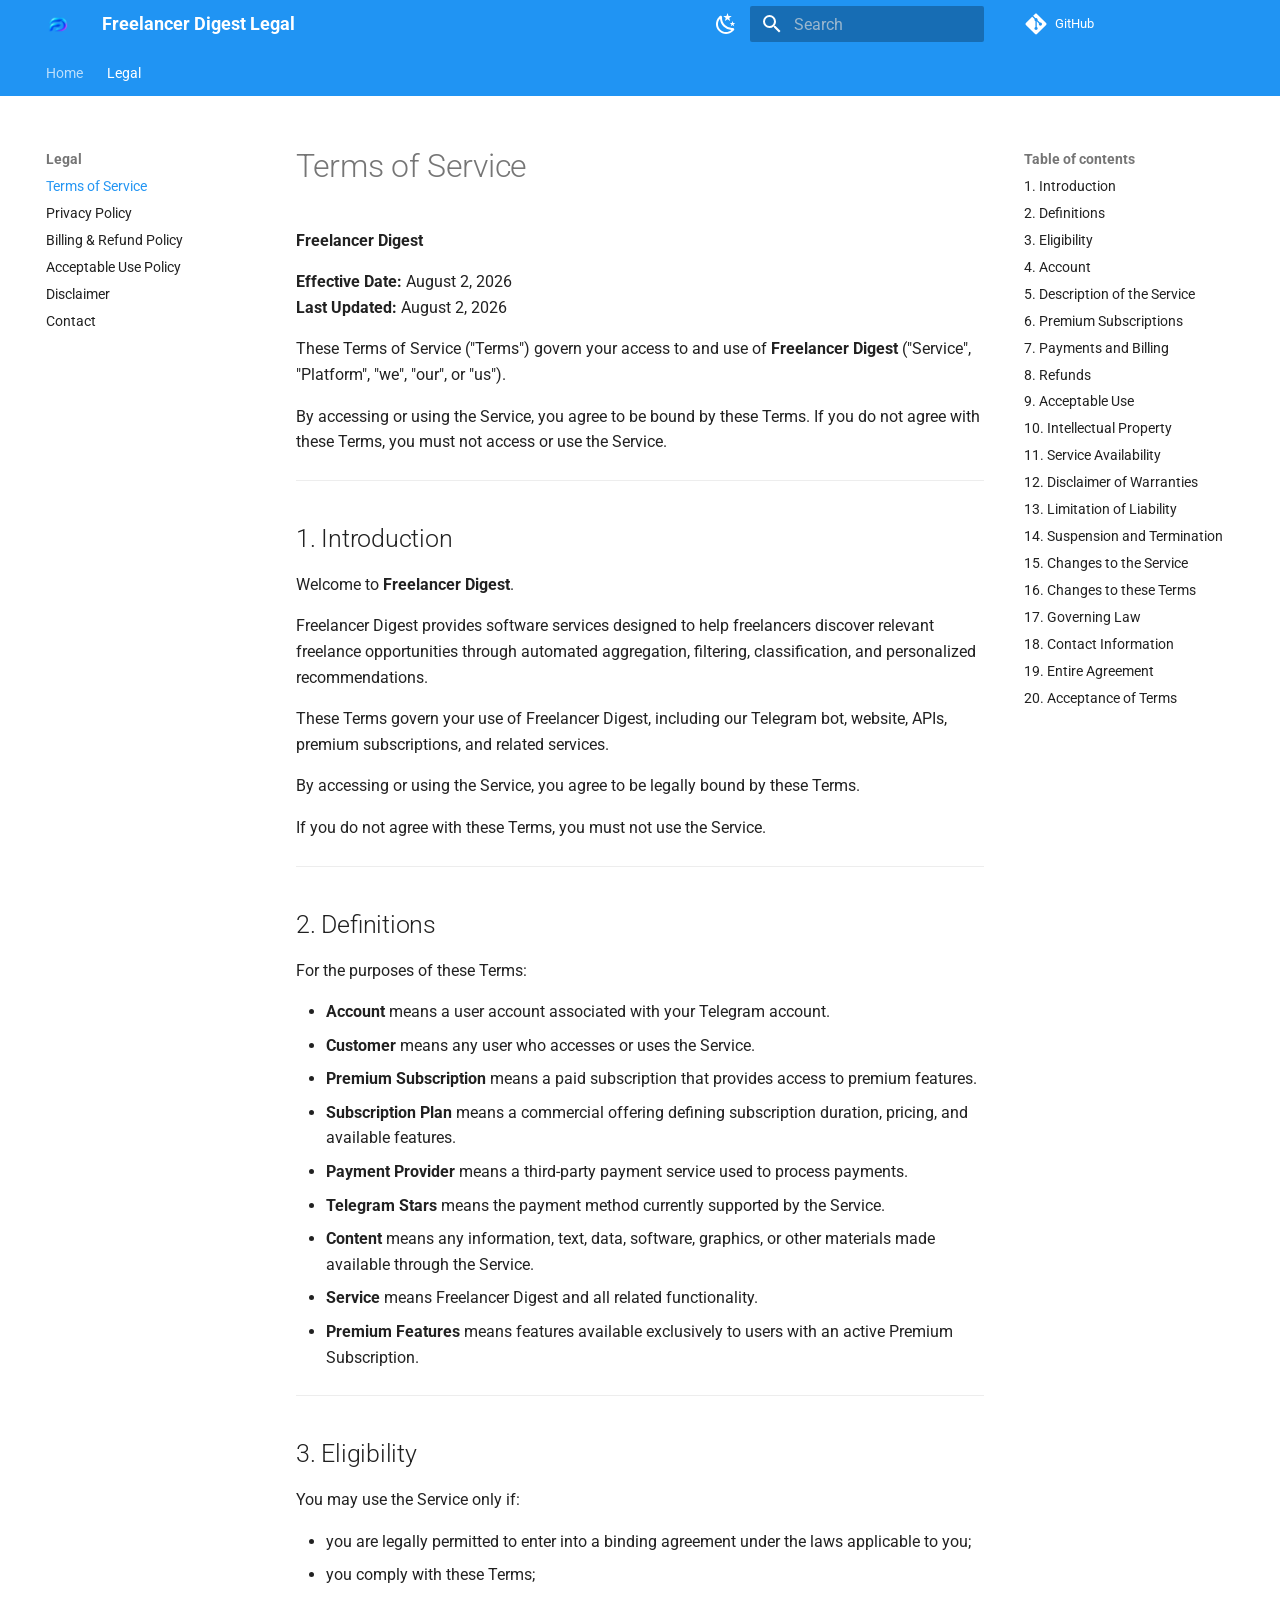
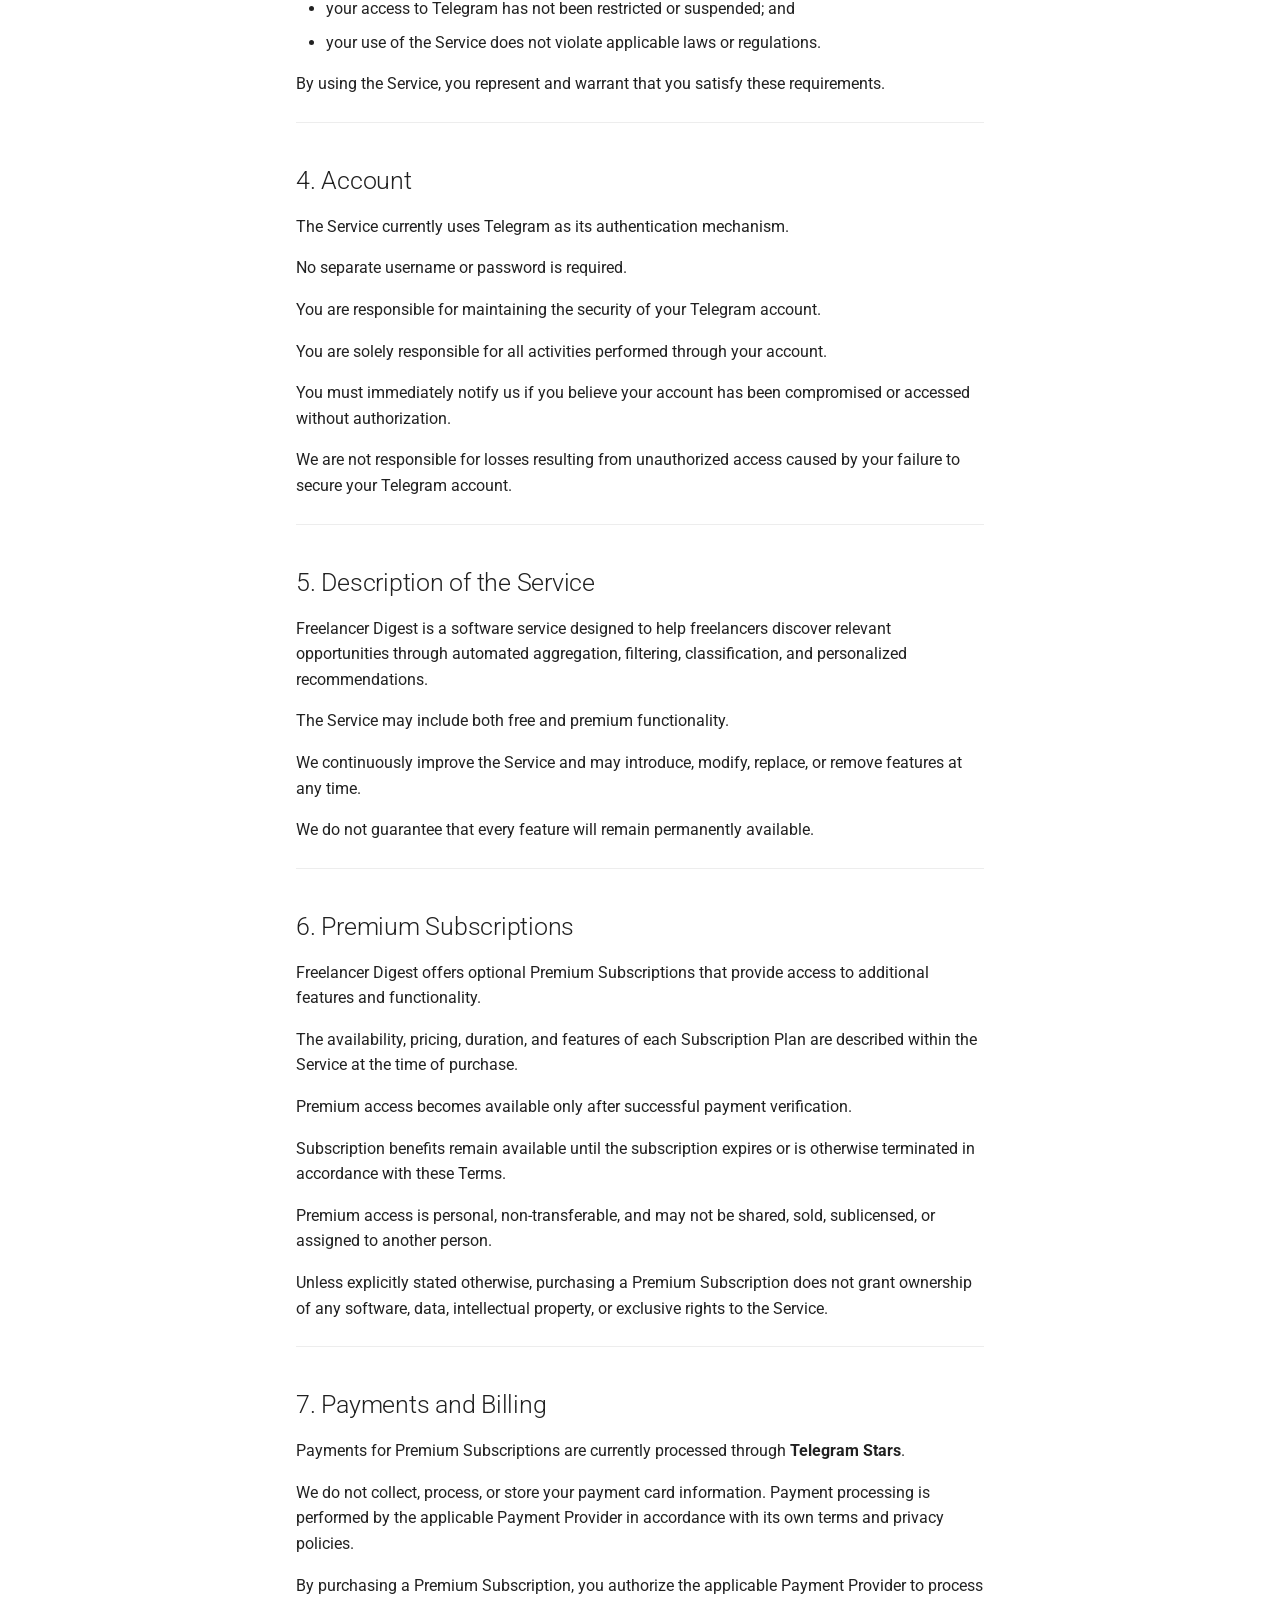
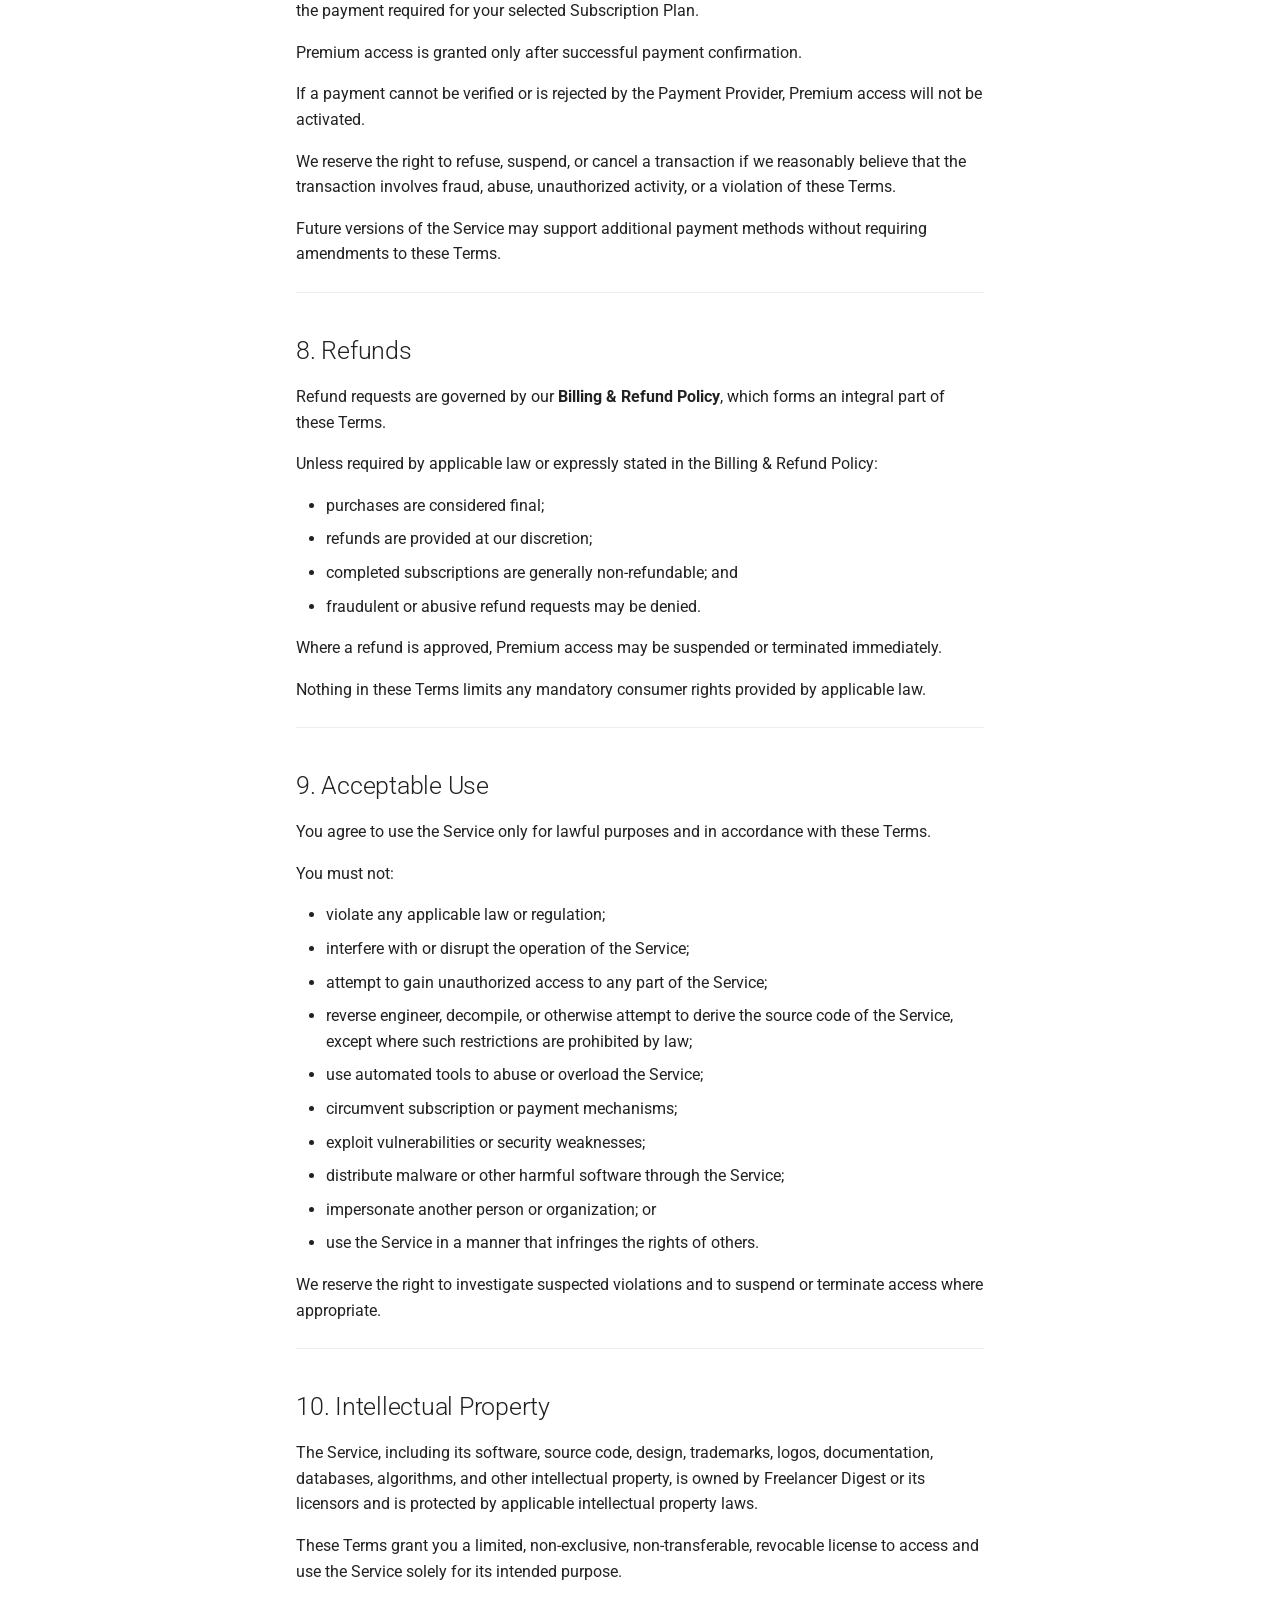
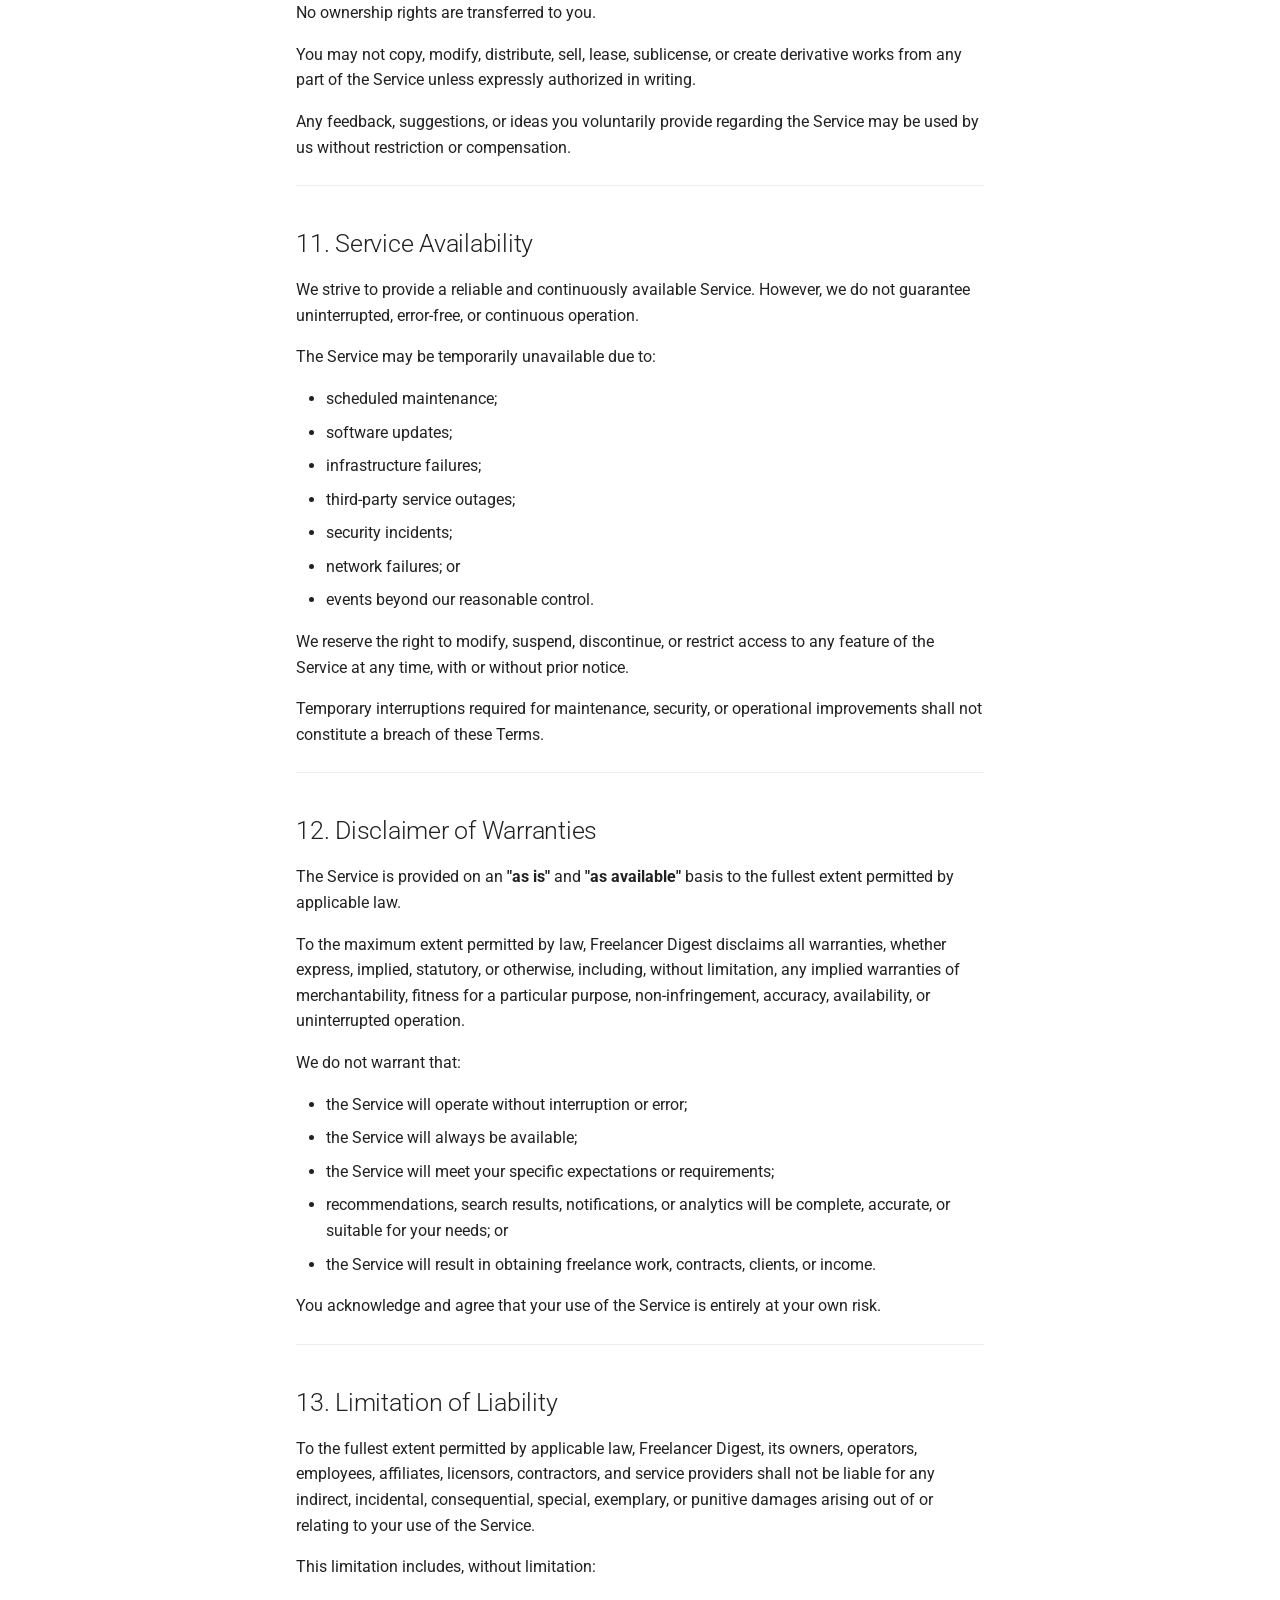
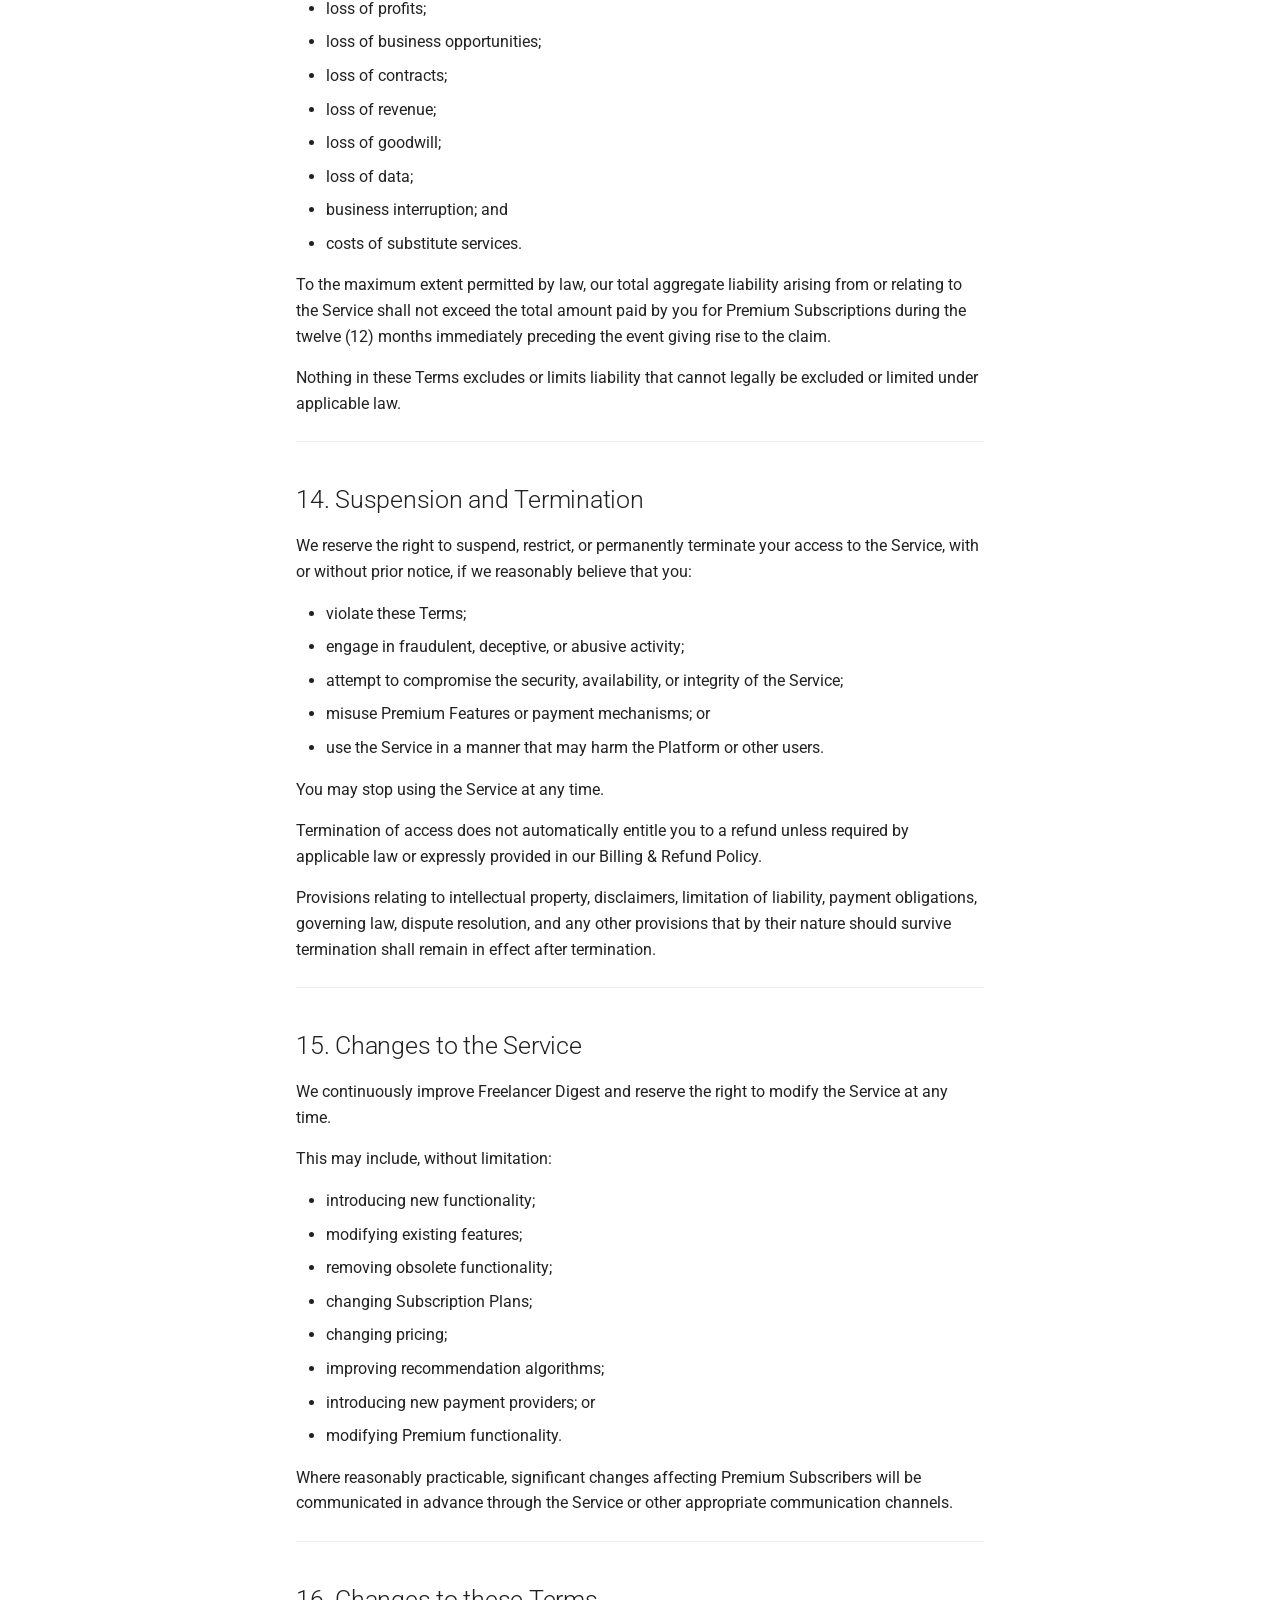
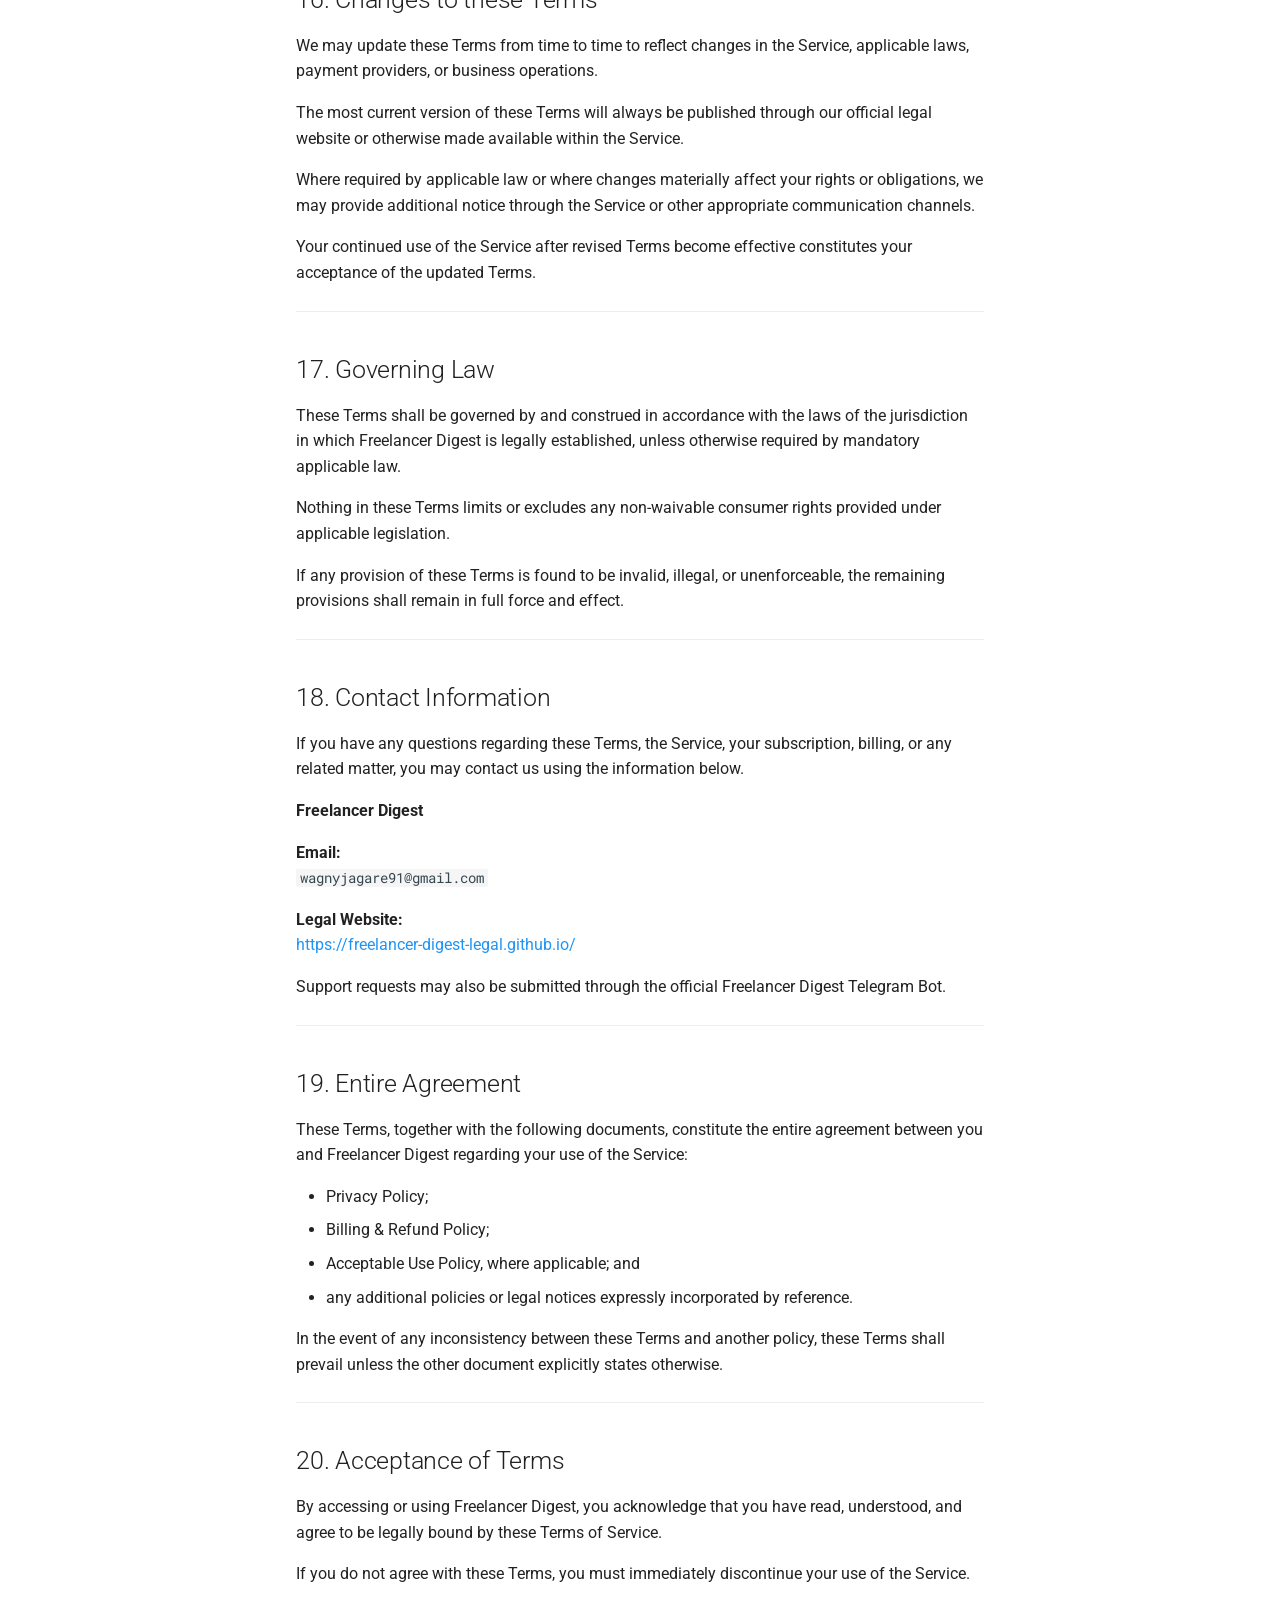
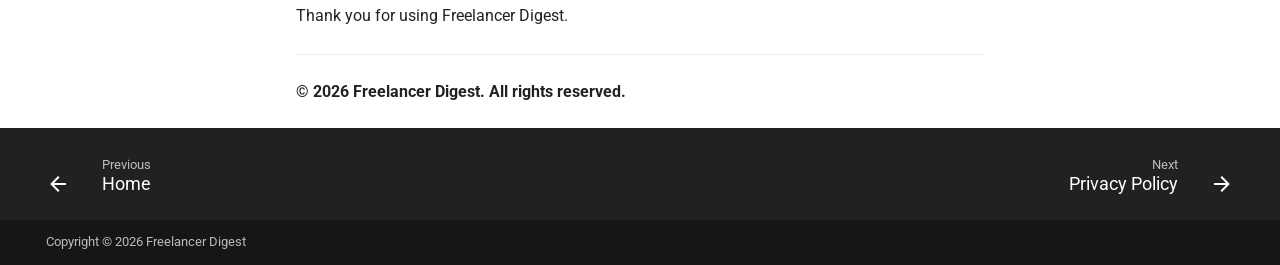
<file: terms/index.html>
<!doctype html>
<html lang="en" class="no-js">
  <head>
    
      <meta charset="utf-8">
      <meta name="viewport" content="width=device-width,initial-scale=1">
      
        <meta name="description" content="Official legal documentation for Freelancer Digest">
      
      
      
        <link rel="canonical" href="https://freelancer-digest-legal.github.io/terms/">
      
      
        <link rel="prev" href="..">
      
      
        <link rel="next" href="../privacy/">
      
      
        
      
      
      <link rel="icon" href="../assets/logo.ico">
      <meta name="generator" content="mkdocs-1.6.1, mkdocs-material-9.7.7">
    
    
      
        <title>Terms of Service - Freelancer Digest Legal</title>
      
    
    
      <link rel="stylesheet" href="../assets/stylesheets/main.ec1eaa64.min.css">
      
        
        <link rel="stylesheet" href="../assets/stylesheets/palette.ab4e12ef.min.css">
      
      


    
    
      
    
    
      
        
        
        <link rel="preconnect" href="https://fonts.gstatic.com" crossorigin>
        <link rel="stylesheet" href="https://fonts.googleapis.com/css?family=Roboto:300,300i,400,400i,700,700i%7CRoboto+Mono:400,400i,700,700i&display=fallback">
        <style>:root{--md-text-font:"Roboto";--md-code-font:"Roboto Mono"}</style>
      
    
    
    <script>__md_scope=new URL("..",location),__md_hash=e=>[...e].reduce(((e,_)=>(e<<5)-e+_.charCodeAt(0)),0),__md_get=(e,_=localStorage,t=__md_scope)=>JSON.parse(_.getItem(t.pathname+"."+e)),__md_set=(e,_,t=localStorage,a=__md_scope)=>{try{t.setItem(a.pathname+"."+e,JSON.stringify(_))}catch(e){}}</script>
    
      

    
    
  </head>
  
  
    
    
      
    
    
    
    
    <body dir="ltr" data-md-color-scheme="default" data-md-color-primary="blue" data-md-color-accent="blue">
  
    
    <input class="md-toggle" data-md-toggle="drawer" type="checkbox" id="__drawer" autocomplete="off">
    <input class="md-toggle" data-md-toggle="search" type="checkbox" id="__search" autocomplete="off">
    <label class="md-overlay" for="__drawer"></label>
    <div data-md-component="skip">
      
        
        <a href="#terms-of-service" class="md-skip">
          Skip to content
        </a>
      
    </div>
    <div data-md-component="announce">
      
    </div>
    
    
      

<header class="md-header" data-md-component="header">
  <nav class="md-header__inner md-grid" aria-label="Header">
    <a href=".." title="Freelancer Digest Legal" class="md-header__button md-logo" aria-label="Freelancer Digest Legal" data-md-component="logo">
      
  <img src="../assets/logo.png" alt="logo">

    </a>
    <label class="md-header__button md-icon" for="__drawer">
      
      <svg xmlns="http://www.w3.org/2000/svg" viewBox="0 0 24 24"><path d="M3 6h18v2H3zm0 5h18v2H3zm0 5h18v2H3z"/></svg>
    </label>
    <div class="md-header__title" data-md-component="header-title">
      <div class="md-header__ellipsis">
        <div class="md-header__topic">
          <span class="md-ellipsis">
            Freelancer Digest Legal
          </span>
        </div>
        <div class="md-header__topic" data-md-component="header-topic">
          <span class="md-ellipsis">
            
              Terms of Service
            
          </span>
        </div>
      </div>
    </div>
    
      
        <form class="md-header__option" data-md-component="palette">
  
    
    
    
    <input class="md-option" data-md-color-media="(prefers-color-scheme: light)" data-md-color-scheme="default" data-md-color-primary="blue" data-md-color-accent="blue"  aria-label="Dark mode"  type="radio" name="__palette" id="__palette_0">
    
      <label class="md-header__button md-icon" title="Dark mode" for="__palette_1" hidden>
        <svg xmlns="http://www.w3.org/2000/svg" viewBox="0 0 24 24"><path d="m17.75 4.09-2.53 1.94.91 3.06-2.63-1.81-2.63 1.81.91-3.06-2.53-1.94L12.44 4l1.06-3 1.06 3zm3.5 6.91-1.64 1.25.59 1.98-1.7-1.17-1.7 1.17.59-1.98L15.75 11l2.06-.05L18.5 9l.69 1.95zm-2.28 4.95c.83-.08 1.72 1.1 1.19 1.85-.32.45-.66.87-1.08 1.27C15.17 23 8.84 23 4.94 19.07c-3.91-3.9-3.91-10.24 0-14.14.4-.4.82-.76 1.27-1.08.75-.53 1.93.36 1.85 1.19-.27 2.86.69 5.83 2.89 8.02a9.96 9.96 0 0 0 8.02 2.89m-1.64 2.02a12.08 12.08 0 0 1-7.8-3.47c-2.17-2.19-3.33-5-3.49-7.82-2.81 3.14-2.7 7.96.31 10.98 3.02 3.01 7.84 3.12 10.98.31"/></svg>
      </label>
    
  
    
    
    
    <input class="md-option" data-md-color-media="(prefers-color-scheme: dark)" data-md-color-scheme="slate" data-md-color-primary="blue" data-md-color-accent="blue"  aria-label="Light mode"  type="radio" name="__palette" id="__palette_1">
    
      <label class="md-header__button md-icon" title="Light mode" for="__palette_0" hidden>
        <svg xmlns="http://www.w3.org/2000/svg" viewBox="0 0 24 24"><path d="M12 7a5 5 0 0 1 5 5 5 5 0 0 1-5 5 5 5 0 0 1-5-5 5 5 0 0 1 5-5m0 2a3 3 0 0 0-3 3 3 3 0 0 0 3 3 3 3 0 0 0 3-3 3 3 0 0 0-3-3m0-7 2.39 3.42C13.65 5.15 12.84 5 12 5s-1.65.15-2.39.42zM3.34 7l4.16-.35A7.2 7.2 0 0 0 5.94 8.5c-.44.74-.69 1.5-.83 2.29zm.02 10 1.76-3.77a7.131 7.131 0 0 0 2.38 4.14zM20.65 7l-1.77 3.79a7.02 7.02 0 0 0-2.38-4.15zm-.01 10-4.14.36c.59-.51 1.12-1.14 1.54-1.86.42-.73.69-1.5.83-2.29zM12 22l-2.41-3.44c.74.27 1.55.44 2.41.44.82 0 1.63-.17 2.37-.44z"/></svg>
      </label>
    
  
</form>
      
    
    
      <script>var palette=__md_get("__palette");if(palette&&palette.color){if("(prefers-color-scheme)"===palette.color.media){var media=matchMedia("(prefers-color-scheme: light)"),input=document.querySelector(media.matches?"[data-md-color-media='(prefers-color-scheme: light)']":"[data-md-color-media='(prefers-color-scheme: dark)']");palette.color.media=input.getAttribute("data-md-color-media"),palette.color.scheme=input.getAttribute("data-md-color-scheme"),palette.color.primary=input.getAttribute("data-md-color-primary"),palette.color.accent=input.getAttribute("data-md-color-accent")}for(var[key,value]of Object.entries(palette.color))document.body.setAttribute("data-md-color-"+key,value)}</script>
    
    
    
      
      
        <label class="md-header__button md-icon" for="__search">
          
          <svg xmlns="http://www.w3.org/2000/svg" viewBox="0 0 24 24"><path d="M9.5 3A6.5 6.5 0 0 1 16 9.5c0 1.61-.59 3.09-1.56 4.23l.27.27h.79l5 5-1.5 1.5-5-5v-.79l-.27-.27A6.52 6.52 0 0 1 9.5 16 6.5 6.5 0 0 1 3 9.5 6.5 6.5 0 0 1 9.5 3m0 2C7 5 5 7 5 9.5S7 14 9.5 14 14 12 14 9.5 12 5 9.5 5"/></svg>
        </label>
        <div class="md-search" data-md-component="search" role="dialog">
  <label class="md-search__overlay" for="__search"></label>
  <div class="md-search__inner" role="search">
    <form class="md-search__form" name="search">
      <input type="text" class="md-search__input" name="query" aria-label="Search" placeholder="Search" autocapitalize="off" autocorrect="off" autocomplete="off" spellcheck="false" data-md-component="search-query" required>
      <label class="md-search__icon md-icon" for="__search">
        
        <svg xmlns="http://www.w3.org/2000/svg" viewBox="0 0 24 24"><path d="M9.5 3A6.5 6.5 0 0 1 16 9.5c0 1.61-.59 3.09-1.56 4.23l.27.27h.79l5 5-1.5 1.5-5-5v-.79l-.27-.27A6.52 6.52 0 0 1 9.5 16 6.5 6.5 0 0 1 3 9.5 6.5 6.5 0 0 1 9.5 3m0 2C7 5 5 7 5 9.5S7 14 9.5 14 14 12 14 9.5 12 5 9.5 5"/></svg>
        
        <svg xmlns="http://www.w3.org/2000/svg" viewBox="0 0 24 24"><path d="M20 11v2H8l5.5 5.5-1.42 1.42L4.16 12l7.92-7.92L13.5 5.5 8 11z"/></svg>
      </label>
      <nav class="md-search__options" aria-label="Search">
        
          <a href="javascript:void(0)" class="md-search__icon md-icon" title="Share" aria-label="Share" data-clipboard data-clipboard-text="" data-md-component="search-share" tabindex="-1">
            
            <svg xmlns="http://www.w3.org/2000/svg" viewBox="0 0 24 24"><path d="M18 16.08c-.76 0-1.44.3-1.96.77L8.91 12.7c.05-.23.09-.46.09-.7s-.04-.47-.09-.7l7.05-4.11c.54.5 1.25.81 2.04.81a3 3 0 0 0 3-3 3 3 0 0 0-3-3 3 3 0 0 0-3 3c0 .24.04.47.09.7L8.04 9.81C7.5 9.31 6.79 9 6 9a3 3 0 0 0-3 3 3 3 0 0 0 3 3c.79 0 1.5-.31 2.04-.81l7.12 4.15c-.05.21-.08.43-.08.66 0 1.61 1.31 2.91 2.92 2.91s2.92-1.3 2.92-2.91A2.92 2.92 0 0 0 18 16.08"/></svg>
          </a>
        
        <button type="reset" class="md-search__icon md-icon" title="Clear" aria-label="Clear" tabindex="-1">
          
          <svg xmlns="http://www.w3.org/2000/svg" viewBox="0 0 24 24"><path d="M19 6.41 17.59 5 12 10.59 6.41 5 5 6.41 10.59 12 5 17.59 6.41 19 12 13.41 17.59 19 19 17.59 13.41 12z"/></svg>
        </button>
      </nav>
      
        <div class="md-search__suggest" data-md-component="search-suggest"></div>
      
    </form>
    <div class="md-search__output">
      <div class="md-search__scrollwrap" tabindex="0" data-md-scrollfix>
        <div class="md-search-result" data-md-component="search-result">
          <div class="md-search-result__meta">
            Initializing search
          </div>
          <ol class="md-search-result__list" role="presentation"></ol>
        </div>
      </div>
    </div>
  </div>
</div>
      
    
    
      <div class="md-header__source">
        <a href="https://github.com/freelancer-digest-legal/freelancer-digest-legal.github.io" title="Go to repository" class="md-source" data-md-component="source">
  <div class="md-source__icon md-icon">
    
    <svg xmlns="http://www.w3.org/2000/svg" viewBox="0 0 448 512"><!--! Font Awesome Free 7.1.0 by @fontawesome - https://fontawesome.com License - https://fontawesome.com/license/free (Icons: CC BY 4.0, Fonts: SIL OFL 1.1, Code: MIT License) Copyright 2025 Fonticons, Inc.--><path d="M439.6 236.1 244 40.5c-5.4-5.5-12.8-8.5-20.4-8.5s-15 3-20.4 8.4L162.5 81l51.5 51.5c27.1-9.1 52.7 16.8 43.4 43.7l49.7 49.7c34.2-11.8 61.2 31 35.5 56.7-26.5 26.5-70.2-2.9-56-37.3L240.3 199v121.9c25.3 12.5 22.3 41.8 9.1 55-6.4 6.4-15.2 10.1-24.3 10.1s-17.8-3.6-24.3-10.1c-17.6-17.6-11.1-46.9 11.2-56v-123c-20.8-8.5-24.6-30.7-18.6-45L142.6 101 8.5 235.1C3 240.6 0 247.9 0 255.5s3 15 8.5 20.4l195.6 195.7c5.4 5.4 12.7 8.4 20.4 8.4s15-3 20.4-8.4l194.7-194.7c5.4-5.4 8.4-12.8 8.4-20.4s-3-15-8.4-20.4"/></svg>
  </div>
  <div class="md-source__repository">
    GitHub
  </div>
</a>
      </div>
    
  </nav>
  
</header>
    
    <div class="md-container" data-md-component="container">
      
      
        
          
            
<nav class="md-tabs" aria-label="Tabs" data-md-component="tabs">
  <div class="md-grid">
    <ul class="md-tabs__list">
      
        
  
  
  
  
    <li class="md-tabs__item">
      <a href=".." class="md-tabs__link">
        
  
  
    
  
  Home

      </a>
    </li>
  

      
        
  
  
  
    
  
  
    
    
      <li class="md-tabs__item md-tabs__item--active">
        <a href="./" class="md-tabs__link">
          
  
  
    
  
  Legal

        </a>
      </li>
    
  

      
    </ul>
  </div>
</nav>
          
        
      
      <main class="md-main" data-md-component="main">
        <div class="md-main__inner md-grid">
          
            
              
              <div class="md-sidebar md-sidebar--primary" data-md-component="sidebar" data-md-type="navigation" >
                <div class="md-sidebar__scrollwrap">
                  <div class="md-sidebar__inner">
                    


  


<nav class="md-nav md-nav--primary md-nav--lifted" aria-label="Navigation" data-md-level="0">
  <label class="md-nav__title" for="__drawer">
    <a href=".." title="Freelancer Digest Legal" class="md-nav__button md-logo" aria-label="Freelancer Digest Legal" data-md-component="logo">
      
  <img src="../assets/logo.png" alt="logo">

    </a>
    Freelancer Digest Legal
  </label>
  
    <div class="md-nav__source">
      <a href="https://github.com/freelancer-digest-legal/freelancer-digest-legal.github.io" title="Go to repository" class="md-source" data-md-component="source">
  <div class="md-source__icon md-icon">
    
    <svg xmlns="http://www.w3.org/2000/svg" viewBox="0 0 448 512"><!--! Font Awesome Free 7.1.0 by @fontawesome - https://fontawesome.com License - https://fontawesome.com/license/free (Icons: CC BY 4.0, Fonts: SIL OFL 1.1, Code: MIT License) Copyright 2025 Fonticons, Inc.--><path d="M439.6 236.1 244 40.5c-5.4-5.5-12.8-8.5-20.4-8.5s-15 3-20.4 8.4L162.5 81l51.5 51.5c27.1-9.1 52.7 16.8 43.4 43.7l49.7 49.7c34.2-11.8 61.2 31 35.5 56.7-26.5 26.5-70.2-2.9-56-37.3L240.3 199v121.9c25.3 12.5 22.3 41.8 9.1 55-6.4 6.4-15.2 10.1-24.3 10.1s-17.8-3.6-24.3-10.1c-17.6-17.6-11.1-46.9 11.2-56v-123c-20.8-8.5-24.6-30.7-18.6-45L142.6 101 8.5 235.1C3 240.6 0 247.9 0 255.5s3 15 8.5 20.4l195.6 195.7c5.4 5.4 12.7 8.4 20.4 8.4s15-3 20.4-8.4l194.7-194.7c5.4-5.4 8.4-12.8 8.4-20.4s-3-15-8.4-20.4"/></svg>
  </div>
  <div class="md-source__repository">
    GitHub
  </div>
</a>
    </div>
  
  <ul class="md-nav__list" data-md-scrollfix>
    
      
      
  
  
  
  
    <li class="md-nav__item">
      <a href=".." class="md-nav__link">
        
  
  
  <span class="md-ellipsis">
    
  
    Home
  

    
  </span>
  
  

      </a>
    </li>
  

    
      
      
  
  
    
  
  
  
    
    
      
        
      
        
      
        
      
        
      
        
      
        
      
    
    
    
      
        
        
      
      
        
      
    
    
    <li class="md-nav__item md-nav__item--active md-nav__item--section md-nav__item--nested">
      
        
        
        <input class="md-nav__toggle md-toggle " type="checkbox" id="__nav_2" checked>
        
          
          <label class="md-nav__link" for="__nav_2" id="__nav_2_label" tabindex="">
            
  
  
  <span class="md-ellipsis">
    
  
    Legal
  

    
  </span>
  
  

            <span class="md-nav__icon md-icon"></span>
          </label>
        
        <nav class="md-nav" data-md-level="1" aria-labelledby="__nav_2_label" aria-expanded="true">
          <label class="md-nav__title" for="__nav_2">
            <span class="md-nav__icon md-icon"></span>
            
  
    Legal
  

          </label>
          <ul class="md-nav__list" data-md-scrollfix>
            
              
                
  
  
    
  
  
  
    <li class="md-nav__item md-nav__item--active">
      
      <input class="md-nav__toggle md-toggle" type="checkbox" id="__toc">
      
      
        
      
      
        <label class="md-nav__link md-nav__link--active" for="__toc">
          
  
  
  <span class="md-ellipsis">
    
  
    Terms of Service
  

    
  </span>
  
  

          <span class="md-nav__icon md-icon"></span>
        </label>
      
      <a href="./" class="md-nav__link md-nav__link--active">
        
  
  
  <span class="md-ellipsis">
    
  
    Terms of Service
  

    
  </span>
  
  

      </a>
      
        

<nav class="md-nav md-nav--secondary" aria-label="Table of contents">
  
  
  
    
  
  
    <label class="md-nav__title" for="__toc">
      <span class="md-nav__icon md-icon"></span>
      Table of contents
    </label>
    <ul class="md-nav__list" data-md-component="toc" data-md-scrollfix>
      
        <li class="md-nav__item">
  <a href="#1-introduction" class="md-nav__link">
    <span class="md-ellipsis">
      
        1. Introduction
      
    </span>
  </a>
  
</li>
      
        <li class="md-nav__item">
  <a href="#2-definitions" class="md-nav__link">
    <span class="md-ellipsis">
      
        2. Definitions
      
    </span>
  </a>
  
</li>
      
        <li class="md-nav__item">
  <a href="#3-eligibility" class="md-nav__link">
    <span class="md-ellipsis">
      
        3. Eligibility
      
    </span>
  </a>
  
</li>
      
        <li class="md-nav__item">
  <a href="#4-account" class="md-nav__link">
    <span class="md-ellipsis">
      
        4. Account
      
    </span>
  </a>
  
</li>
      
        <li class="md-nav__item">
  <a href="#5-description-of-the-service" class="md-nav__link">
    <span class="md-ellipsis">
      
        5. Description of the Service
      
    </span>
  </a>
  
</li>
      
        <li class="md-nav__item">
  <a href="#6-premium-subscriptions" class="md-nav__link">
    <span class="md-ellipsis">
      
        6. Premium Subscriptions
      
    </span>
  </a>
  
</li>
      
        <li class="md-nav__item">
  <a href="#7-payments-and-billing" class="md-nav__link">
    <span class="md-ellipsis">
      
        7. Payments and Billing
      
    </span>
  </a>
  
</li>
      
        <li class="md-nav__item">
  <a href="#8-refunds" class="md-nav__link">
    <span class="md-ellipsis">
      
        8. Refunds
      
    </span>
  </a>
  
</li>
      
        <li class="md-nav__item">
  <a href="#9-acceptable-use" class="md-nav__link">
    <span class="md-ellipsis">
      
        9. Acceptable Use
      
    </span>
  </a>
  
</li>
      
        <li class="md-nav__item">
  <a href="#10-intellectual-property" class="md-nav__link">
    <span class="md-ellipsis">
      
        10. Intellectual Property
      
    </span>
  </a>
  
</li>
      
        <li class="md-nav__item">
  <a href="#11-service-availability" class="md-nav__link">
    <span class="md-ellipsis">
      
        11. Service Availability
      
    </span>
  </a>
  
</li>
      
        <li class="md-nav__item">
  <a href="#12-disclaimer-of-warranties" class="md-nav__link">
    <span class="md-ellipsis">
      
        12. Disclaimer of Warranties
      
    </span>
  </a>
  
</li>
      
        <li class="md-nav__item">
  <a href="#13-limitation-of-liability" class="md-nav__link">
    <span class="md-ellipsis">
      
        13. Limitation of Liability
      
    </span>
  </a>
  
</li>
      
        <li class="md-nav__item">
  <a href="#14-suspension-and-termination" class="md-nav__link">
    <span class="md-ellipsis">
      
        14. Suspension and Termination
      
    </span>
  </a>
  
</li>
      
        <li class="md-nav__item">
  <a href="#15-changes-to-the-service" class="md-nav__link">
    <span class="md-ellipsis">
      
        15. Changes to the Service
      
    </span>
  </a>
  
</li>
      
        <li class="md-nav__item">
  <a href="#16-changes-to-these-terms" class="md-nav__link">
    <span class="md-ellipsis">
      
        16. Changes to these Terms
      
    </span>
  </a>
  
</li>
      
        <li class="md-nav__item">
  <a href="#17-governing-law" class="md-nav__link">
    <span class="md-ellipsis">
      
        17. Governing Law
      
    </span>
  </a>
  
</li>
      
        <li class="md-nav__item">
  <a href="#18-contact-information" class="md-nav__link">
    <span class="md-ellipsis">
      
        18. Contact Information
      
    </span>
  </a>
  
</li>
      
        <li class="md-nav__item">
  <a href="#19-entire-agreement" class="md-nav__link">
    <span class="md-ellipsis">
      
        19. Entire Agreement
      
    </span>
  </a>
  
</li>
      
        <li class="md-nav__item">
  <a href="#20-acceptance-of-terms" class="md-nav__link">
    <span class="md-ellipsis">
      
        20. Acceptance of Terms
      
    </span>
  </a>
  
</li>
      
    </ul>
  
</nav>
      
    </li>
  

              
            
              
                
  
  
  
  
    <li class="md-nav__item">
      <a href="../privacy/" class="md-nav__link">
        
  
  
  <span class="md-ellipsis">
    
  
    Privacy Policy
  

    
  </span>
  
  

      </a>
    </li>
  

              
            
              
                
  
  
  
  
    <li class="md-nav__item">
      <a href="../billing/" class="md-nav__link">
        
  
  
  <span class="md-ellipsis">
    
  
    Billing & Refund Policy
  

    
  </span>
  
  

      </a>
    </li>
  

              
            
              
                
  
  
  
  
    <li class="md-nav__item">
      <a href="../acceptable-use/" class="md-nav__link">
        
  
  
  <span class="md-ellipsis">
    
  
    Acceptable Use Policy
  

    
  </span>
  
  

      </a>
    </li>
  

              
            
              
                
  
  
  
  
    <li class="md-nav__item">
      <a href="../disclaimer/" class="md-nav__link">
        
  
  
  <span class="md-ellipsis">
    
  
    Disclaimer
  

    
  </span>
  
  

      </a>
    </li>
  

              
            
              
                
  
  
  
  
    <li class="md-nav__item">
      <a href="../contact/" class="md-nav__link">
        
  
  
  <span class="md-ellipsis">
    
  
    Contact
  

    
  </span>
  
  

      </a>
    </li>
  

              
            
          </ul>
        </nav>
      
    </li>
  

    
  </ul>
</nav>
                  </div>
                </div>
              </div>
            
            
              
              <div class="md-sidebar md-sidebar--secondary" data-md-component="sidebar" data-md-type="toc" >
                <div class="md-sidebar__scrollwrap">
                  <div class="md-sidebar__inner">
                    

<nav class="md-nav md-nav--secondary" aria-label="Table of contents">
  
  
  
    
  
  
    <label class="md-nav__title" for="__toc">
      <span class="md-nav__icon md-icon"></span>
      Table of contents
    </label>
    <ul class="md-nav__list" data-md-component="toc" data-md-scrollfix>
      
        <li class="md-nav__item">
  <a href="#1-introduction" class="md-nav__link">
    <span class="md-ellipsis">
      
        1. Introduction
      
    </span>
  </a>
  
</li>
      
        <li class="md-nav__item">
  <a href="#2-definitions" class="md-nav__link">
    <span class="md-ellipsis">
      
        2. Definitions
      
    </span>
  </a>
  
</li>
      
        <li class="md-nav__item">
  <a href="#3-eligibility" class="md-nav__link">
    <span class="md-ellipsis">
      
        3. Eligibility
      
    </span>
  </a>
  
</li>
      
        <li class="md-nav__item">
  <a href="#4-account" class="md-nav__link">
    <span class="md-ellipsis">
      
        4. Account
      
    </span>
  </a>
  
</li>
      
        <li class="md-nav__item">
  <a href="#5-description-of-the-service" class="md-nav__link">
    <span class="md-ellipsis">
      
        5. Description of the Service
      
    </span>
  </a>
  
</li>
      
        <li class="md-nav__item">
  <a href="#6-premium-subscriptions" class="md-nav__link">
    <span class="md-ellipsis">
      
        6. Premium Subscriptions
      
    </span>
  </a>
  
</li>
      
        <li class="md-nav__item">
  <a href="#7-payments-and-billing" class="md-nav__link">
    <span class="md-ellipsis">
      
        7. Payments and Billing
      
    </span>
  </a>
  
</li>
      
        <li class="md-nav__item">
  <a href="#8-refunds" class="md-nav__link">
    <span class="md-ellipsis">
      
        8. Refunds
      
    </span>
  </a>
  
</li>
      
        <li class="md-nav__item">
  <a href="#9-acceptable-use" class="md-nav__link">
    <span class="md-ellipsis">
      
        9. Acceptable Use
      
    </span>
  </a>
  
</li>
      
        <li class="md-nav__item">
  <a href="#10-intellectual-property" class="md-nav__link">
    <span class="md-ellipsis">
      
        10. Intellectual Property
      
    </span>
  </a>
  
</li>
      
        <li class="md-nav__item">
  <a href="#11-service-availability" class="md-nav__link">
    <span class="md-ellipsis">
      
        11. Service Availability
      
    </span>
  </a>
  
</li>
      
        <li class="md-nav__item">
  <a href="#12-disclaimer-of-warranties" class="md-nav__link">
    <span class="md-ellipsis">
      
        12. Disclaimer of Warranties
      
    </span>
  </a>
  
</li>
      
        <li class="md-nav__item">
  <a href="#13-limitation-of-liability" class="md-nav__link">
    <span class="md-ellipsis">
      
        13. Limitation of Liability
      
    </span>
  </a>
  
</li>
      
        <li class="md-nav__item">
  <a href="#14-suspension-and-termination" class="md-nav__link">
    <span class="md-ellipsis">
      
        14. Suspension and Termination
      
    </span>
  </a>
  
</li>
      
        <li class="md-nav__item">
  <a href="#15-changes-to-the-service" class="md-nav__link">
    <span class="md-ellipsis">
      
        15. Changes to the Service
      
    </span>
  </a>
  
</li>
      
        <li class="md-nav__item">
  <a href="#16-changes-to-these-terms" class="md-nav__link">
    <span class="md-ellipsis">
      
        16. Changes to these Terms
      
    </span>
  </a>
  
</li>
      
        <li class="md-nav__item">
  <a href="#17-governing-law" class="md-nav__link">
    <span class="md-ellipsis">
      
        17. Governing Law
      
    </span>
  </a>
  
</li>
      
        <li class="md-nav__item">
  <a href="#18-contact-information" class="md-nav__link">
    <span class="md-ellipsis">
      
        18. Contact Information
      
    </span>
  </a>
  
</li>
      
        <li class="md-nav__item">
  <a href="#19-entire-agreement" class="md-nav__link">
    <span class="md-ellipsis">
      
        19. Entire Agreement
      
    </span>
  </a>
  
</li>
      
        <li class="md-nav__item">
  <a href="#20-acceptance-of-terms" class="md-nav__link">
    <span class="md-ellipsis">
      
        20. Acceptance of Terms
      
    </span>
  </a>
  
</li>
      
    </ul>
  
</nav>
                  </div>
                </div>
              </div>
            
          
          
            <div class="md-content" data-md-component="content">
              
              <article class="md-content__inner md-typeset">
                
                  



<h1 id="terms-of-service">Terms of Service<a class="headerlink" href="#terms-of-service" title="Permanent link">&para;</a></h1>
<p><strong>Freelancer Digest</strong></p>
<p><strong>Effective Date:</strong> August 2, 2026<br />
<strong>Last Updated:</strong> August 2, 2026</p>
<p>These Terms of Service ("Terms") govern your access to and use of <strong>Freelancer Digest</strong> ("Service", "Platform", "we", "our", or "us").</p>
<p>By accessing or using the Service, you agree to be bound by these Terms. If you do not agree with these Terms, you must not access or use the Service.</p>
<hr />
<h2 id="1-introduction">1. Introduction<a class="headerlink" href="#1-introduction" title="Permanent link">&para;</a></h2>
<p>Welcome to <strong>Freelancer Digest</strong>.</p>
<p>Freelancer Digest provides software services designed to help freelancers discover relevant freelance opportunities through automated aggregation, filtering, classification, and personalized recommendations.</p>
<p>These Terms govern your use of Freelancer Digest, including our Telegram bot, website, APIs, premium subscriptions, and related services.</p>
<p>By accessing or using the Service, you agree to be legally bound by these Terms.</p>
<p>If you do not agree with these Terms, you must not use the Service.</p>
<hr />
<h2 id="2-definitions">2. Definitions<a class="headerlink" href="#2-definitions" title="Permanent link">&para;</a></h2>
<p>For the purposes of these Terms:</p>
<ul>
<li><strong>Account</strong> means a user account associated with your Telegram account.</li>
<li><strong>Customer</strong> means any user who accesses or uses the Service.</li>
<li><strong>Premium Subscription</strong> means a paid subscription that provides access to premium features.</li>
<li><strong>Subscription Plan</strong> means a commercial offering defining subscription duration, pricing, and available features.</li>
<li><strong>Payment Provider</strong> means a third-party payment service used to process payments.</li>
<li><strong>Telegram Stars</strong> means the payment method currently supported by the Service.</li>
<li><strong>Content</strong> means any information, text, data, software, graphics, or other materials made available through the Service.</li>
<li><strong>Service</strong> means Freelancer Digest and all related functionality.</li>
<li><strong>Premium Features</strong> means features available exclusively to users with an active Premium Subscription.</li>
</ul>
<hr />
<h2 id="3-eligibility">3. Eligibility<a class="headerlink" href="#3-eligibility" title="Permanent link">&para;</a></h2>
<p>You may use the Service only if:</p>
<ul>
<li>you are legally permitted to enter into a binding agreement under the laws applicable to you;</li>
<li>you comply with these Terms;</li>
<li>your access to Telegram has not been restricted or suspended; and</li>
<li>your use of the Service does not violate applicable laws or regulations.</li>
</ul>
<p>By using the Service, you represent and warrant that you satisfy these requirements.</p>
<hr />
<h2 id="4-account">4. Account<a class="headerlink" href="#4-account" title="Permanent link">&para;</a></h2>
<p>The Service currently uses Telegram as its authentication mechanism.</p>
<p>No separate username or password is required.</p>
<p>You are responsible for maintaining the security of your Telegram account.</p>
<p>You are solely responsible for all activities performed through your account.</p>
<p>You must immediately notify us if you believe your account has been compromised or accessed without authorization.</p>
<p>We are not responsible for losses resulting from unauthorized access caused by your failure to secure your Telegram account.</p>
<hr />
<h2 id="5-description-of-the-service">5. Description of the Service<a class="headerlink" href="#5-description-of-the-service" title="Permanent link">&para;</a></h2>
<p>Freelancer Digest is a software service designed to help freelancers discover relevant opportunities through automated aggregation, filtering, classification, and personalized recommendations.</p>
<p>The Service may include both free and premium functionality.</p>
<p>We continuously improve the Service and may introduce, modify, replace, or remove features at any time.</p>
<p>We do not guarantee that every feature will remain permanently available.</p>
<hr />
<h2 id="6-premium-subscriptions">6. Premium Subscriptions<a class="headerlink" href="#6-premium-subscriptions" title="Permanent link">&para;</a></h2>
<p>Freelancer Digest offers optional Premium Subscriptions that provide access to additional features and functionality.</p>
<p>The availability, pricing, duration, and features of each Subscription Plan are described within the Service at the time of purchase.</p>
<p>Premium access becomes available only after successful payment verification.</p>
<p>Subscription benefits remain available until the subscription expires or is otherwise terminated in accordance with these Terms.</p>
<p>Premium access is personal, non-transferable, and may not be shared, sold, sublicensed, or assigned to another person.</p>
<p>Unless explicitly stated otherwise, purchasing a Premium Subscription does not grant ownership of any software, data, intellectual property, or exclusive rights to the Service.</p>
<hr />
<h2 id="7-payments-and-billing">7. Payments and Billing<a class="headerlink" href="#7-payments-and-billing" title="Permanent link">&para;</a></h2>
<p>Payments for Premium Subscriptions are currently processed through <strong>Telegram Stars</strong>.</p>
<p>We do not collect, process, or store your payment card information. Payment processing is performed by the applicable Payment Provider in accordance with its own terms and privacy policies.</p>
<p>By purchasing a Premium Subscription, you authorize the applicable Payment Provider to process the payment required for your selected Subscription Plan.</p>
<p>Premium access is granted only after successful payment confirmation.</p>
<p>If a payment cannot be verified or is rejected by the Payment Provider, Premium access will not be activated.</p>
<p>We reserve the right to refuse, suspend, or cancel a transaction if we reasonably believe that the transaction involves fraud, abuse, unauthorized activity, or a violation of these Terms.</p>
<p>Future versions of the Service may support additional payment methods without requiring amendments to these Terms.</p>
<hr />
<h2 id="8-refunds">8. Refunds<a class="headerlink" href="#8-refunds" title="Permanent link">&para;</a></h2>
<p>Refund requests are governed by our <strong>Billing &amp; Refund Policy</strong>, which forms an integral part of these Terms.</p>
<p>Unless required by applicable law or expressly stated in the Billing &amp; Refund Policy:</p>
<ul>
<li>purchases are considered final;</li>
<li>refunds are provided at our discretion;</li>
<li>completed subscriptions are generally non-refundable; and</li>
<li>fraudulent or abusive refund requests may be denied.</li>
</ul>
<p>Where a refund is approved, Premium access may be suspended or terminated immediately.</p>
<p>Nothing in these Terms limits any mandatory consumer rights provided by applicable law.</p>
<hr />
<h2 id="9-acceptable-use">9. Acceptable Use<a class="headerlink" href="#9-acceptable-use" title="Permanent link">&para;</a></h2>
<p>You agree to use the Service only for lawful purposes and in accordance with these Terms.</p>
<p>You must not:</p>
<ul>
<li>violate any applicable law or regulation;</li>
<li>interfere with or disrupt the operation of the Service;</li>
<li>attempt to gain unauthorized access to any part of the Service;</li>
<li>reverse engineer, decompile, or otherwise attempt to derive the source code of the Service, except where such restrictions are prohibited by law;</li>
<li>use automated tools to abuse or overload the Service;</li>
<li>circumvent subscription or payment mechanisms;</li>
<li>exploit vulnerabilities or security weaknesses;</li>
<li>distribute malware or other harmful software through the Service;</li>
<li>impersonate another person or organization; or</li>
<li>use the Service in a manner that infringes the rights of others.</li>
</ul>
<p>We reserve the right to investigate suspected violations and to suspend or terminate access where appropriate.</p>
<hr />
<h2 id="10-intellectual-property">10. Intellectual Property<a class="headerlink" href="#10-intellectual-property" title="Permanent link">&para;</a></h2>
<p>The Service, including its software, source code, design, trademarks, logos, documentation, databases, algorithms, and other intellectual property, is owned by Freelancer Digest or its licensors and is protected by applicable intellectual property laws.</p>
<p>These Terms grant you a limited, non-exclusive, non-transferable, revocable license to access and use the Service solely for its intended purpose.</p>
<p>No ownership rights are transferred to you.</p>
<p>You may not copy, modify, distribute, sell, lease, sublicense, or create derivative works from any part of the Service unless expressly authorized in writing.</p>
<p>Any feedback, suggestions, or ideas you voluntarily provide regarding the Service may be used by us without restriction or compensation.</p>
<hr />
<h2 id="11-service-availability">11. Service Availability<a class="headerlink" href="#11-service-availability" title="Permanent link">&para;</a></h2>
<p>We strive to provide a reliable and continuously available Service. However, we do not guarantee uninterrupted, error-free, or continuous operation.</p>
<p>The Service may be temporarily unavailable due to:</p>
<ul>
<li>scheduled maintenance;</li>
<li>software updates;</li>
<li>infrastructure failures;</li>
<li>third-party service outages;</li>
<li>security incidents;</li>
<li>network failures; or</li>
<li>events beyond our reasonable control.</li>
</ul>
<p>We reserve the right to modify, suspend, discontinue, or restrict access to any feature of the Service at any time, with or without prior notice.</p>
<p>Temporary interruptions required for maintenance, security, or operational improvements shall not constitute a breach of these Terms.</p>
<hr />
<h2 id="12-disclaimer-of-warranties">12. Disclaimer of Warranties<a class="headerlink" href="#12-disclaimer-of-warranties" title="Permanent link">&para;</a></h2>
<p>The Service is provided on an <strong>"as is"</strong> and <strong>"as available"</strong> basis to the fullest extent permitted by applicable law.</p>
<p>To the maximum extent permitted by law, Freelancer Digest disclaims all warranties, whether express, implied, statutory, or otherwise, including, without limitation, any implied warranties of merchantability, fitness for a particular purpose, non-infringement, accuracy, availability, or uninterrupted operation.</p>
<p>We do not warrant that:</p>
<ul>
<li>the Service will operate without interruption or error;</li>
<li>the Service will always be available;</li>
<li>the Service will meet your specific expectations or requirements;</li>
<li>recommendations, search results, notifications, or analytics will be complete, accurate, or suitable for your needs; or</li>
<li>the Service will result in obtaining freelance work, contracts, clients, or income.</li>
</ul>
<p>You acknowledge and agree that your use of the Service is entirely at your own risk.</p>
<hr />
<h2 id="13-limitation-of-liability">13. Limitation of Liability<a class="headerlink" href="#13-limitation-of-liability" title="Permanent link">&para;</a></h2>
<p>To the fullest extent permitted by applicable law, Freelancer Digest, its owners, operators, employees, affiliates, licensors, contractors, and service providers shall not be liable for any indirect, incidental, consequential, special, exemplary, or punitive damages arising out of or relating to your use of the Service.</p>
<p>This limitation includes, without limitation:</p>
<ul>
<li>loss of profits;</li>
<li>loss of business opportunities;</li>
<li>loss of contracts;</li>
<li>loss of revenue;</li>
<li>loss of goodwill;</li>
<li>loss of data;</li>
<li>business interruption; and</li>
<li>costs of substitute services.</li>
</ul>
<p>To the maximum extent permitted by law, our total aggregate liability arising from or relating to the Service shall not exceed the total amount paid by you for Premium Subscriptions during the twelve (12) months immediately preceding the event giving rise to the claim.</p>
<p>Nothing in these Terms excludes or limits liability that cannot legally be excluded or limited under applicable law.</p>
<hr />
<h2 id="14-suspension-and-termination">14. Suspension and Termination<a class="headerlink" href="#14-suspension-and-termination" title="Permanent link">&para;</a></h2>
<p>We reserve the right to suspend, restrict, or permanently terminate your access to the Service, with or without prior notice, if we reasonably believe that you:</p>
<ul>
<li>violate these Terms;</li>
<li>engage in fraudulent, deceptive, or abusive activity;</li>
<li>attempt to compromise the security, availability, or integrity of the Service;</li>
<li>misuse Premium Features or payment mechanisms; or</li>
<li>use the Service in a manner that may harm the Platform or other users.</li>
</ul>
<p>You may stop using the Service at any time.</p>
<p>Termination of access does not automatically entitle you to a refund unless required by applicable law or expressly provided in our Billing &amp; Refund Policy.</p>
<p>Provisions relating to intellectual property, disclaimers, limitation of liability, payment obligations, governing law, dispute resolution, and any other provisions that by their nature should survive termination shall remain in effect after termination.</p>
<hr />
<h2 id="15-changes-to-the-service">15. Changes to the Service<a class="headerlink" href="#15-changes-to-the-service" title="Permanent link">&para;</a></h2>
<p>We continuously improve Freelancer Digest and reserve the right to modify the Service at any time.</p>
<p>This may include, without limitation:</p>
<ul>
<li>introducing new functionality;</li>
<li>modifying existing features;</li>
<li>removing obsolete functionality;</li>
<li>changing Subscription Plans;</li>
<li>changing pricing;</li>
<li>improving recommendation algorithms;</li>
<li>introducing new payment providers; or</li>
<li>modifying Premium functionality.</li>
</ul>
<p>Where reasonably practicable, significant changes affecting Premium Subscribers will be communicated in advance through the Service or other appropriate communication channels.</p>
<hr />
<h2 id="16-changes-to-these-terms">16. Changes to these Terms<a class="headerlink" href="#16-changes-to-these-terms" title="Permanent link">&para;</a></h2>
<p>We may update these Terms from time to time to reflect changes in the Service, applicable laws, payment providers, or business operations.</p>
<p>The most current version of these Terms will always be published through our official legal website or otherwise made available within the Service.</p>
<p>Where required by applicable law or where changes materially affect your rights or obligations, we may provide additional notice through the Service or other appropriate communication channels.</p>
<p>Your continued use of the Service after revised Terms become effective constitutes your acceptance of the updated Terms.</p>
<hr />
<h2 id="17-governing-law">17. Governing Law<a class="headerlink" href="#17-governing-law" title="Permanent link">&para;</a></h2>
<p>These Terms shall be governed by and construed in accordance with the laws of the jurisdiction in which Freelancer Digest is legally established, unless otherwise required by mandatory applicable law.</p>
<p>Nothing in these Terms limits or excludes any non-waivable consumer rights provided under applicable legislation.</p>
<p>If any provision of these Terms is found to be invalid, illegal, or unenforceable, the remaining provisions shall remain in full force and effect.</p>
<hr />
<h2 id="18-contact-information">18. Contact Information<a class="headerlink" href="#18-contact-information" title="Permanent link">&para;</a></h2>
<p>If you have any questions regarding these Terms, the Service, your subscription, billing, or any related matter, you may contact us using the information below.</p>
<p><strong>Freelancer Digest</strong></p>
<p><strong>Email:</strong><br />
<code>wagnyjagare91@gmail.com</code></p>
<p><strong>Legal Website:</strong><br />
<a href="https://freelancer-digest-legal.github.io/">https://freelancer-digest-legal.github.io/</a></p>
<p>Support requests may also be submitted through the official Freelancer Digest Telegram Bot.</p>
<hr />
<h2 id="19-entire-agreement">19. Entire Agreement<a class="headerlink" href="#19-entire-agreement" title="Permanent link">&para;</a></h2>
<p>These Terms, together with the following documents, constitute the entire agreement between you and Freelancer Digest regarding your use of the Service:</p>
<ul>
<li>Privacy Policy;</li>
<li>Billing &amp; Refund Policy;</li>
<li>Acceptable Use Policy, where applicable; and</li>
<li>any additional policies or legal notices expressly incorporated by reference.</li>
</ul>
<p>In the event of any inconsistency between these Terms and another policy, these Terms shall prevail unless the other document explicitly states otherwise.</p>
<hr />
<h2 id="20-acceptance-of-terms">20. Acceptance of Terms<a class="headerlink" href="#20-acceptance-of-terms" title="Permanent link">&para;</a></h2>
<p>By accessing or using Freelancer Digest, you acknowledge that you have read, understood, and agree to be legally bound by these Terms of Service.</p>
<p>If you do not agree with these Terms, you must immediately discontinue your use of the Service.</p>
<p>Thank you for using Freelancer Digest.</p>
<hr />
<p><strong>© 2026 Freelancer Digest. All rights reserved.</strong></p>












                
              </article>
            </div>
          
          
<script>var target=document.getElementById(location.hash.slice(1));target&&target.name&&(target.checked=target.name.startsWith("__tabbed_"))</script>
        </div>
        
          <button type="button" class="md-top md-icon" data-md-component="top" hidden>
  
  <svg xmlns="http://www.w3.org/2000/svg" viewBox="0 0 24 24"><path d="M13 20h-2V8l-5.5 5.5-1.42-1.42L12 4.16l7.92 7.92-1.42 1.42L13 8z"/></svg>
  Back to top
</button>
        
      </main>
      
        <footer class="md-footer">
  
    
      
      <nav class="md-footer__inner md-grid" aria-label="Footer" >
        
          
          <a href=".." class="md-footer__link md-footer__link--prev" aria-label="Previous: Home">
            <div class="md-footer__button md-icon">
              
              <svg xmlns="http://www.w3.org/2000/svg" viewBox="0 0 24 24"><path d="M20 11v2H8l5.5 5.5-1.42 1.42L4.16 12l7.92-7.92L13.5 5.5 8 11z"/></svg>
            </div>
            <div class="md-footer__title">
              <span class="md-footer__direction">
                Previous
              </span>
              <div class="md-ellipsis">
                Home
              </div>
            </div>
          </a>
        
        
          
          <a href="../privacy/" class="md-footer__link md-footer__link--next" aria-label="Next: Privacy Policy">
            <div class="md-footer__title">
              <span class="md-footer__direction">
                Next
              </span>
              <div class="md-ellipsis">
                Privacy Policy
              </div>
            </div>
            <div class="md-footer__button md-icon">
              
              <svg xmlns="http://www.w3.org/2000/svg" viewBox="0 0 24 24"><path d="M4 11v2h12l-5.5 5.5 1.42 1.42L19.84 12l-7.92-7.92L10.5 5.5 16 11z"/></svg>
            </div>
          </a>
        
      </nav>
    
  
  <div class="md-footer-meta md-typeset">
    <div class="md-footer-meta__inner md-grid">
      <div class="md-copyright">
  
    <div class="md-copyright__highlight">
      Copyright © 2026 Freelancer Digest
    </div>
  
  
</div>
      
    </div>
  </div>
</footer>
      
    </div>
    <div class="md-dialog" data-md-component="dialog">
      <div class="md-dialog__inner md-typeset"></div>
    </div>
    
    
    
      
      
      <script id="__config" type="application/json">{"annotate": null, "base": "..", "features": ["navigation.tabs", "navigation.top", "navigation.footer", "navigation.sections", "navigation.expand", "navigation.indexes", "toc.follow", "search.highlight", "search.suggest", "search.share", "content.code.copy"], "search": "../assets/javascripts/workers/search.2c215733.min.js", "tags": null, "translations": {"clipboard.copied": "Copied to clipboard", "clipboard.copy": "Copy to clipboard", "search.result.more.one": "1 more on this page", "search.result.more.other": "# more on this page", "search.result.none": "No matching documents", "search.result.one": "1 matching document", "search.result.other": "# matching documents", "search.result.placeholder": "Type to start searching", "search.result.term.missing": "Missing", "select.version": "Select version"}, "version": null}</script>
    
    
      <script src="../assets/javascripts/bundle.d7400e89.min.js"></script>
      
    
  </body>
</html>
</file>
<file: assets/stylesheets/main.ec1eaa64.min.css>
@charset "UTF-8";html{-webkit-text-size-adjust:none;-moz-text-size-adjust:none;text-size-adjust:none;box-sizing:border-box}*,:after,:before{box-sizing:inherit}@media (prefers-reduced-motion){*,:after,:before{transition:none!important}}body{margin:0}a,button,input,label{-webkit-tap-highlight-color:transparent}a{color:inherit;text-decoration:none}hr{border:0;box-sizing:initial;display:block;height:.05rem;overflow:visible;padding:0}small{font-size:80%}sub,sup{line-height:1em}img{border-style:none}table{border-collapse:initial;border-spacing:0}td,th{font-weight:400;vertical-align:top}button{background:#0000;border:0;font-family:inherit;font-size:inherit;margin:0;padding:0}input{border:0;outline:none}:root{--md-primary-fg-color:#4051b5;--md-primary-fg-color--light:#5d6cc0;--md-primary-fg-color--dark:#303fa1;--md-primary-bg-color:#fff;--md-primary-bg-color--light:#ffffffb3;--md-accent-fg-color:#526cfe;--md-accent-fg-color--transparent:#526cfe1a;--md-accent-bg-color:#fff;--md-accent-bg-color--light:#ffffffb3}[data-md-color-scheme=default]{color-scheme:light}[data-md-color-scheme=default] img[src$="#gh-dark-mode-only"],[data-md-color-scheme=default] img[src$="#only-dark"]{display:none}:root,[data-md-color-scheme=default]{--md-hue:225deg;--md-default-fg-color:#000000de;--md-default-fg-color--light:#0000008a;--md-default-fg-color--lighter:#00000052;--md-default-fg-color--lightest:#00000012;--md-default-bg-color:#fff;--md-default-bg-color--light:#ffffffb3;--md-default-bg-color--lighter:#ffffff4d;--md-default-bg-color--lightest:#ffffff1f;--md-code-fg-color:#36464e;--md-code-bg-color:#f5f5f5;--md-code-bg-color--light:#f5f5f5b3;--md-code-bg-color--lighter:#f5f5f54d;--md-code-hl-color:#4287ff;--md-code-hl-color--light:#4287ff1a;--md-code-hl-number-color:#d52a2a;--md-code-hl-special-color:#db1457;--md-code-hl-function-color:#a846b9;--md-code-hl-constant-color:#6e59d9;--md-code-hl-keyword-color:#3f6ec6;--md-code-hl-string-color:#1c7d4d;--md-code-hl-name-color:var(--md-code-fg-color);--md-code-hl-operator-color:var(--md-default-fg-color--light);--md-code-hl-punctuation-color:var(--md-default-fg-color--light);--md-code-hl-comment-color:var(--md-default-fg-color--light);--md-code-hl-generic-color:var(--md-default-fg-color--light);--md-code-hl-variable-color:var(--md-default-fg-color--light);--md-typeset-color:var(--md-default-fg-color);--md-typeset-a-color:var(--md-primary-fg-color);--md-typeset-del-color:#f5503d26;--md-typeset-ins-color:#0bd57026;--md-typeset-kbd-color:#fafafa;--md-typeset-kbd-accent-color:#fff;--md-typeset-kbd-border-color:#b8b8b8;--md-typeset-mark-color:#ffff0080;--md-typeset-table-color:#0000001f;--md-typeset-table-color--light:rgba(0,0,0,.035);--md-admonition-fg-color:var(--md-default-fg-color);--md-admonition-bg-color:var(--md-default-bg-color);--md-warning-fg-color:#000000de;--md-warning-bg-color:#ff9;--md-footer-fg-color:#fff;--md-footer-fg-color--light:#ffffffb3;--md-footer-fg-color--lighter:#ffffff73;--md-footer-bg-color:#000000de;--md-footer-bg-color--dark:#00000052;--md-shadow-z1:0 0.2rem 0.5rem #0000000d,0 0 0.05rem #0000001a;--md-shadow-z2:0 0.2rem 0.5rem #0000001a,0 0 0.05rem #00000040;--md-shadow-z3:0 0.2rem 0.5rem #0003,0 0 0.05rem #00000059}.md-icon svg{fill:currentcolor;display:block;height:1.2rem;width:1.2rem}body{-webkit-font-smoothing:antialiased;-moz-osx-font-smoothing:grayscale;--md-text-font-family:var(--md-text-font,_),-apple-system,BlinkMacSystemFont,Helvetica,Arial,sans-serif;--md-code-font-family:var(--md-code-font,_),SFMono-Regular,Consolas,Menlo,monospace}aside,body,input{font-feature-settings:"kern","liga";color:var(--md-typeset-color);font-family:var(--md-text-font-family)}code,kbd,pre{font-feature-settings:"kern";font-family:var(--md-code-font-family)}:root{--md-typeset-table-sort-icon:url('data:image/svg+xml;charset=utf-8,<svg xmlns="http://www.w3.org/2000/svg" viewBox="0 0 24 24"><path d="m18 21-4-4h3V7h-3l4-4 4 4h-3v10h3M2 19v-2h10v2M2 13v-2h7v2M2 7V5h4v2z"/></svg>');--md-typeset-table-sort-icon--asc:url('data:image/svg+xml;charset=utf-8,<svg xmlns="http://www.w3.org/2000/svg" viewBox="0 0 24 24"><path d="M19 17h3l-4 4-4-4h3V3h2M2 17h10v2H2M6 5v2H2V5m0 6h7v2H2z"/></svg>');--md-typeset-table-sort-icon--desc:url('data:image/svg+xml;charset=utf-8,<svg xmlns="http://www.w3.org/2000/svg" viewBox="0 0 24 24"><path d="M19 7h3l-4-4-4 4h3v14h2M2 17h10v2H2M6 5v2H2V5m0 6h7v2H2z"/></svg>')}.md-typeset{-webkit-print-color-adjust:exact;color-adjust:exact;font-size:.8rem;line-height:1.6;overflow-wrap:break-word}@media print{.md-typeset{font-size:.68rem}}.md-typeset blockquote,.md-typeset dl,.md-typeset figure,.md-typeset ol,.md-typeset pre,.md-typeset ul{margin-bottom:1em;margin-top:1em}.md-typeset h1{color:var(--md-default-fg-color--light);font-size:2em;line-height:1.3;margin:0 0 1.25em}.md-typeset h1,.md-typeset h2{font-weight:300;letter-spacing:-.01em}.md-typeset h2{font-size:1.5625em;line-height:1.4;margin:1.6em 0 .64em}.md-typeset h3{font-size:1.25em;font-weight:400;letter-spacing:-.01em;line-height:1.5;margin:1.6em 0 .8em}.md-typeset h2+h3{margin-top:.8em}.md-typeset h4{font-weight:700;letter-spacing:-.01em;margin:1em 0}.md-typeset h5,.md-typeset h6{color:var(--md-default-fg-color--light);font-size:.8em;font-weight:700;letter-spacing:-.01em;margin:1.25em 0}.md-typeset h5{text-transform:uppercase}.md-typeset h5 code{text-transform:none}.md-typeset hr{border-bottom:.05rem solid var(--md-default-fg-color--lightest);display:flow-root;margin:1.5em 0}.md-typeset a{color:var(--md-typeset-a-color);word-break:break-word}.md-typeset a,.md-typeset a:before{transition:color 125ms}.md-typeset a:focus,.md-typeset a:hover{color:var(--md-accent-fg-color)}.md-typeset a:focus code,.md-typeset a:hover code{background-color:var(--md-accent-fg-color--transparent);color:var(--md-accent-fg-color)}.md-typeset a code{color:var(--md-typeset-a-color)}.md-typeset a.focus-visible{outline-color:var(--md-accent-fg-color);outline-offset:.2rem}.md-typeset code,.md-typeset kbd,.md-typeset pre{color:var(--md-code-fg-color);direction:ltr;font-variant-ligatures:none;transition:background-color 125ms}@media print{.md-typeset code,.md-typeset kbd,.md-typeset pre{white-space:pre-wrap}}.md-typeset code{background-color:var(--md-code-bg-color);border-radius:.1rem;-webkit-box-decoration-break:clone;box-decoration-break:clone;font-size:.85em;padding:0 .2941176471em;transition:color 125ms,background-color 125ms;word-break:break-word}.md-typeset code:not(.focus-visible){-webkit-tap-highlight-color:transparent;outline:none}.md-typeset pre{display:flow-root;line-height:1.4;position:relative}.md-typeset pre>code{-webkit-box-decoration-break:slice;box-decoration-break:slice;box-shadow:none;display:block;margin:0;outline-color:var(--md-accent-fg-color);overflow:auto;padding:.7720588235em 1.1764705882em;scrollbar-color:var(--md-default-fg-color--lighter) #0000;scrollbar-width:thin;touch-action:auto;word-break:normal}.md-typeset pre>code:hover{scrollbar-color:var(--md-accent-fg-color) #0000}.md-typeset pre>code::-webkit-scrollbar{height:.2rem;width:.2rem}.md-typeset pre>code::-webkit-scrollbar-thumb{background-color:var(--md-default-fg-color--lighter)}.md-typeset pre>code::-webkit-scrollbar-thumb:hover{background-color:var(--md-accent-fg-color)}.md-typeset kbd{background-color:var(--md-typeset-kbd-color);border-radius:.1rem;box-shadow:0 .1rem 0 .05rem var(--md-typeset-kbd-border-color),0 .1rem 0 var(--md-typeset-kbd-border-color),0 -.1rem .2rem var(--md-typeset-kbd-accent-color) inset;color:var(--md-default-fg-color);display:inline-block;font-size:.75em;padding:0 .6666666667em;vertical-align:text-top;word-break:break-word}.md-typeset mark{background-color:var(--md-typeset-mark-color);-webkit-box-decoration-break:clone;box-decoration-break:clone;color:inherit;word-break:break-word}.md-typeset abbr{cursor:help;text-decoration:none}.md-typeset [data-preview],.md-typeset abbr{border-bottom:.05rem dotted var(--md-default-fg-color--light)}.md-typeset small{opacity:.75}[dir=ltr] .md-typeset sub,[dir=ltr] .md-typeset sup{margin-left:.078125em}[dir=rtl] .md-typeset sub,[dir=rtl] .md-typeset sup{margin-right:.078125em}[dir=ltr] .md-typeset blockquote{padding-left:.6rem}[dir=rtl] .md-typeset blockquote{padding-right:.6rem}[dir=ltr] .md-typeset blockquote{border-left:.2rem solid var(--md-default-fg-color--lighter)}[dir=rtl] .md-typeset blockquote{border-right:.2rem solid var(--md-default-fg-color--lighter)}.md-typeset blockquote{color:var(--md-default-fg-color--light);margin-left:0;margin-right:0}.md-typeset ul{list-style-type:disc}.md-typeset ul[type]{list-style-type:revert-layer}[dir=ltr] .md-typeset ol,[dir=ltr] .md-typeset ul{margin-left:.625em}[dir=rtl] .md-typeset ol,[dir=rtl] .md-typeset ul{margin-right:.625em}.md-typeset ol,.md-typeset ul{padding:0}.md-typeset ol:not([hidden]),.md-typeset ul:not([hidden]){display:flow-root}.md-typeset ol ol,.md-typeset ul ol{list-style-type:lower-alpha}.md-typeset ol ol ol,.md-typeset ul ol ol{list-style-type:lower-roman}.md-typeset ol ol ol ol,.md-typeset ul ol ol ol{list-style-type:upper-alpha}.md-typeset ol ol ol ol ol,.md-typeset ul ol ol ol ol{list-style-type:upper-roman}.md-typeset ol[type],.md-typeset ul[type]{list-style-type:revert-layer}[dir=ltr] .md-typeset ol li,[dir=ltr] .md-typeset ul li{margin-left:1.25em}[dir=rtl] .md-typeset ol li,[dir=rtl] .md-typeset ul li{margin-right:1.25em}.md-typeset ol li,.md-typeset ul li{margin-bottom:.5em}.md-typeset ol li blockquote,.md-typeset ol li p,.md-typeset ul li blockquote,.md-typeset ul li p{margin:.5em 0}.md-typeset ol li:last-child,.md-typeset ul li:last-child{margin-bottom:0}[dir=ltr] .md-typeset ol li ol,[dir=ltr] .md-typeset ol li ul,[dir=ltr] .md-typeset ul li ol,[dir=ltr] .md-typeset ul li ul{margin-left:.625em}[dir=rtl] .md-typeset ol li ol,[dir=rtl] .md-typeset ol li ul,[dir=rtl] .md-typeset ul li ol,[dir=rtl] .md-typeset ul li ul{margin-right:.625em}.md-typeset ol li ol,.md-typeset ol li ul,.md-typeset ul li ol,.md-typeset ul li ul{margin-bottom:.5em;margin-top:.5em}[dir=ltr] .md-typeset dd{margin-left:1.875em}[dir=rtl] .md-typeset dd{margin-right:1.875em}.md-typeset dd{margin-bottom:1.5em;margin-top:1em}.md-typeset img,.md-typeset svg,.md-typeset video{height:auto;max-width:100%}.md-typeset img[align=left]{margin:1em 1em 1em 0}.md-typeset img[align=right]{margin:1em 0 1em 1em}.md-typeset img[align]:only-child{margin-top:0}.md-typeset figure{display:flow-root;margin:1em auto;max-width:100%;text-align:center;width:fit-content}.md-typeset figure img{display:block;margin:0 auto}.md-typeset figcaption{font-style:italic;margin:1em auto;max-width:24rem}.md-typeset iframe{max-width:100%}.md-typeset table:not([class]){background-color:var(--md-default-bg-color);border:.05rem solid var(--md-typeset-table-color);border-radius:.1rem;display:inline-block;font-size:.64rem;max-width:100%;overflow:auto;touch-action:auto}@media print{.md-typeset table:not([class]){display:table}}.md-typeset table:not([class])+*{margin-top:1.5em}.md-typeset table:not([class]) td>:first-child,.md-typeset table:not([class]) th>:first-child{margin-top:0}.md-typeset table:not([class]) td>:last-child,.md-typeset table:not([class]) th>:last-child{margin-bottom:0}.md-typeset table:not([class]) td:not([align]),.md-typeset table:not([class]) th:not([align]){text-align:left}[dir=rtl] .md-typeset table:not([class]) td:not([align]),[dir=rtl] .md-typeset table:not([class]) th:not([align]){text-align:right}.md-typeset table:not([class]) th{font-weight:700;min-width:5rem;padding:.9375em 1.25em;vertical-align:top}.md-typeset table:not([class]) td{border-top:.05rem solid var(--md-typeset-table-color);padding:.9375em 1.25em;vertical-align:top}.md-typeset table:not([class]) tbody tr{transition:background-color 125ms}.md-typeset table:not([class]) tbody tr:hover{background-color:var(--md-typeset-table-color--light);box-shadow:0 .05rem 0 var(--md-default-bg-color) inset}.md-typeset table:not([class]) a{word-break:normal}.md-typeset table th[role=columnheader]{cursor:pointer}[dir=ltr] .md-typeset table th[role=columnheader]:after{margin-left:.5em}[dir=rtl] .md-typeset table th[role=columnheader]:after{margin-right:.5em}.md-typeset table th[role=columnheader]:after{content:"";display:inline-block;height:1.2em;-webkit-mask-image:var(--md-typeset-table-sort-icon);mask-image:var(--md-typeset-table-sort-icon);-webkit-mask-repeat:no-repeat;mask-repeat:no-repeat;-webkit-mask-size:contain;mask-size:contain;transition:background-color 125ms;vertical-align:text-bottom;width:1.2em}.md-typeset table th[role=columnheader]:hover:after{background-color:var(--md-default-fg-color--lighter)}.md-typeset table th[role=columnheader][aria-sort=ascending]:after{background-color:var(--md-default-fg-color--light);-webkit-mask-image:var(--md-typeset-table-sort-icon--asc);mask-image:var(--md-typeset-table-sort-icon--asc)}.md-typeset table th[role=columnheader][aria-sort=descending]:after{background-color:var(--md-default-fg-color--light);-webkit-mask-image:var(--md-typeset-table-sort-icon--desc);mask-image:var(--md-typeset-table-sort-icon--desc)}.md-typeset__scrollwrap{margin:1em -.8rem;overflow-x:auto;touch-action:auto}.md-typeset__table{display:inline-block;margin-bottom:.5em;padding:0 .8rem}@media print{.md-typeset__table{display:block}}html .md-typeset__table table{display:table;margin:0;overflow:hidden;width:100%}@media screen and (max-width:44.984375em){.md-content__inner>pre{margin:1em -.8rem}.md-content__inner>pre code{border-radius:0}}.md-typeset .md-author{border-radius:100%;display:block;flex-shrink:0;height:1.6rem;overflow:hidden;position:relative;transition:color 125ms,transform 125ms;width:1.6rem}.md-typeset .md-author img{display:block}.md-typeset .md-author--more{background:var(--md-default-fg-color--lightest);color:var(--md-default-fg-color--lighter);font-size:.6rem;font-weight:700;line-height:1.6rem;text-align:center}.md-typeset .md-author--long{height:2.4rem;width:2.4rem}.md-typeset a.md-author{transform:scale(1)}.md-typeset a.md-author img{border-radius:100%;filter:grayscale(100%) opacity(75%);transition:filter 125ms}.md-typeset a.md-author:focus,.md-typeset a.md-author:hover{transform:scale(1.1);z-index:1}.md-typeset a.md-author:focus img,.md-typeset a.md-author:hover img{filter:grayscale(0)}.md-banner{background-color:var(--md-footer-bg-color);color:var(--md-footer-fg-color);overflow:auto}@media print{.md-banner{display:none}}.md-banner--warning{background-color:var(--md-warning-bg-color);color:var(--md-warning-fg-color)}.md-banner__inner{font-size:.7rem;margin:.6rem auto;padding:0 .8rem}[dir=ltr] .md-banner__button{float:right}[dir=rtl] .md-banner__button{float:left}.md-banner__button{color:inherit;cursor:pointer;transition:opacity .25s}.no-js .md-banner__button{display:none}.md-banner__button:hover{opacity:.7}html{font-size:125%;height:100%;overflow-x:hidden}@media screen and (min-width:100em){html{font-size:137.5%}}@media screen and (min-width:125em){html{font-size:150%}}body{background-color:var(--md-default-bg-color);display:flex;flex-direction:column;font-size:.5rem;min-height:100%;position:relative;width:100%}@media print{body{display:block}}@media screen and (max-width:59.984375em){body[data-md-scrolllock]{position:fixed}}.md-grid{margin-left:auto;margin-right:auto;max-width:61rem}.md-container{display:flex;flex-direction:column;flex-grow:1}@media print{.md-container{display:block}}.md-main{flex-grow:1}.md-main__inner{display:flex;height:100%;margin-top:1.5rem}.md-ellipsis{overflow:hidden;text-overflow:ellipsis}.md-toggle{display:none}.md-option{height:0;opacity:0;position:absolute;width:0}.md-option:checked+label:not([hidden]){display:block}.md-option.focus-visible+label{outline-color:var(--md-accent-fg-color);outline-style:auto}.md-skip{background-color:var(--md-default-fg-color);border-radius:.1rem;color:var(--md-default-bg-color);font-size:.64rem;margin:.5rem;opacity:0;outline-color:var(--md-accent-fg-color);padding:.3rem .5rem;position:fixed;transform:translateY(.4rem);z-index:-1}.md-skip:focus{opacity:1;transform:translateY(0);transition:transform .25s cubic-bezier(.4,0,.2,1),opacity 175ms 75ms;z-index:10}@page{margin:25mm}:root{--md-clipboard-icon:url('data:image/svg+xml;charset=utf-8,<svg xmlns="http://www.w3.org/2000/svg" viewBox="0 0 24 24"><path d="M19 21H8V7h11m0-2H8a2 2 0 0 0-2 2v14a2 2 0 0 0 2 2h11a2 2 0 0 0 2-2V7a2 2 0 0 0-2-2m-3-4H4a2 2 0 0 0-2 2v14h2V3h12z"/></svg>')}.md-clipboard{border-radius:.1rem;color:var(--md-default-fg-color--lightest);cursor:pointer;height:1.5em;outline-color:var(--md-accent-fg-color);outline-offset:.1rem;transition:color .25s;width:1.5em;z-index:1}@media print{.md-clipboard{display:none}}.md-clipboard:not(.focus-visible){-webkit-tap-highlight-color:transparent;outline:none}:hover>.md-clipboard{color:var(--md-default-fg-color--light)}.md-clipboard:focus,.md-clipboard:hover{color:var(--md-accent-fg-color)}.md-clipboard:after{background-color:currentcolor;content:"";display:block;height:1.125em;margin:0 auto;-webkit-mask-image:var(--md-clipboard-icon);mask-image:var(--md-clipboard-icon);-webkit-mask-position:center;mask-position:center;-webkit-mask-repeat:no-repeat;mask-repeat:no-repeat;-webkit-mask-size:contain;mask-size:contain;width:1.125em}.md-clipboard--inline{cursor:pointer}.md-clipboard--inline code{transition:color .25s,background-color .25s}.md-clipboard--inline:focus code,.md-clipboard--inline:hover code{background-color:var(--md-accent-fg-color--transparent);color:var(--md-accent-fg-color)}:root{--md-code-select-icon:url('data:image/svg+xml;charset=utf-8,<svg xmlns="http://www.w3.org/2000/svg" viewBox="0 0 24 24"><path d="M19 19h-4v2h4c1.1 0 2-.9 2-2v-4h-2m0-12h-4v2h4v4h2V5c0-1.1-.9-2-2-2M5 5h4V3H5c-1.1 0-2 .9-2 2v4h2m0 6H3v4c0 1.1.9 2 2 2h4v-2H5zm2-4h2v2H7zm4 0h2v2h-2zm4 0h2v2h-2zM7 7h2v2H7zm4 0h2v2h-2zm4 0h2v2h-2zm-8 8h2v2H7zm4 0h2v2h-2zm4 0h2v2h-2z"/></svg>');--md-code-copy-icon:url('data:image/svg+xml;charset=utf-8,<svg xmlns="http://www.w3.org/2000/svg" viewBox="0 0 24 24"><path d="M19 21H8V7h11m0-2H8a2 2 0 0 0-2 2v14a2 2 0 0 0 2 2h11a2 2 0 0 0 2-2V7a2 2 0 0 0-2-2m-3-4H4a2 2 0 0 0-2 2v14h2V3h12z"/></svg>')}.md-typeset .md-code__content{display:grid}.md-code__nav{background-color:var(--md-code-bg-color--lighter);border-radius:.1rem;display:flex;gap:.2rem;padding:.2rem;position:absolute;right:.25em;top:.25em;transition:background-color .25s;z-index:1}:hover>.md-code__nav{background-color:var(--md-code-bg-color--light)}.md-code__button{color:var(--md-default-fg-color--lightest);cursor:pointer;display:block;height:1.5em;outline-color:var(--md-accent-fg-color);outline-offset:.1rem;transition:color .25s;width:1.5em}:hover>*>.md-code__button{color:var(--md-default-fg-color--light)}.md-code__button.focus-visible,.md-code__button:hover{color:var(--md-accent-fg-color)}.md-code__button--active{color:var(--md-default-fg-color)!important}.md-code__button:after{background-color:currentcolor;content:"";display:block;height:1.125em;margin:0 auto;-webkit-mask-position:center;mask-position:center;-webkit-mask-repeat:no-repeat;mask-repeat:no-repeat;-webkit-mask-size:contain;mask-size:contain;width:1.125em}.md-code__button[data-md-type=select]:after{-webkit-mask-image:var(--md-code-select-icon);mask-image:var(--md-code-select-icon)}.md-code__button[data-md-type=copy]:after{-webkit-mask-image:var(--md-code-copy-icon);mask-image:var(--md-code-copy-icon)}@keyframes consent{0%{opacity:0;transform:translateY(100%)}to{opacity:1;transform:translateY(0)}}@keyframes overlay{0%{opacity:0}to{opacity:1}}.md-consent__overlay{animation:overlay .25s both;-webkit-backdrop-filter:blur(.1rem);backdrop-filter:blur(.1rem);background-color:#0000008a;height:100%;opacity:1;position:fixed;top:0;width:100%;z-index:5}.md-consent__inner{animation:consent .5s cubic-bezier(.1,.7,.1,1) both;background-color:var(--md-default-bg-color);border:0;border-radius:.1rem;bottom:0;box-shadow:0 0 .2rem #0000001a,0 .2rem .4rem #0003;max-height:100%;overflow:auto;padding:0;position:fixed;width:100%;z-index:5}.md-consent__form{padding:.8rem}.md-consent__settings{display:none;margin:1em 0}input:checked+.md-consent__settings{display:block}.md-consent__controls{margin-bottom:.8rem}.md-typeset .md-consent__controls .md-button{display:inline}@media screen and (max-width:44.984375em){.md-typeset .md-consent__controls .md-button{display:block;margin-top:.4rem;text-align:center;width:100%}}.md-consent label{cursor:pointer}.md-content{flex-grow:1;min-width:0}.md-content__inner{margin:0 .8rem 1.2rem;padding-top:.6rem}@media screen and (min-width:76.25em){[dir=ltr] .md-sidebar--primary:not([hidden])~.md-content>.md-content__inner{margin-left:1.2rem}[dir=ltr] .md-sidebar--secondary:not([hidden])~.md-content>.md-content__inner,[dir=rtl] .md-sidebar--primary:not([hidden])~.md-content>.md-content__inner{margin-right:1.2rem}[dir=rtl] .md-sidebar--secondary:not([hidden])~.md-content>.md-content__inner{margin-left:1.2rem}}.md-content__inner:before{content:"";display:block;height:.4rem}.md-content__inner>:last-child{margin-bottom:0}[dir=ltr] .md-content__button{float:right}[dir=rtl] .md-content__button{float:left}[dir=ltr] .md-content__button{margin-left:.4rem}[dir=rtl] .md-content__button{margin-right:.4rem}.md-content__button{margin:.4rem 0;padding:0}@media print{.md-content__button{display:none}}.md-typeset .md-content__button{color:var(--md-default-fg-color--lighter)}.md-content__button svg{display:inline;vertical-align:top}[dir=rtl] .md-content__button svg{transform:scaleX(-1)}[dir=ltr] .md-dialog{right:.8rem}[dir=rtl] .md-dialog{left:.8rem}.md-dialog{background-color:var(--md-default-fg-color);border-radius:.1rem;bottom:.8rem;box-shadow:var(--md-shadow-z3);min-width:11.1rem;opacity:0;padding:.4rem .6rem;pointer-events:none;position:fixed;transform:translateY(100%);transition:transform 0ms .4s,opacity .4s;z-index:4}@media print{.md-dialog{display:none}}.md-dialog--active{opacity:1;pointer-events:auto;transform:translateY(0);transition:transform .4s cubic-bezier(.075,.85,.175,1),opacity .4s}.md-dialog__inner{color:var(--md-default-bg-color);font-size:.7rem}.md-feedback{margin:2em 0 1em;text-align:center}.md-feedback fieldset{border:none;margin:0;padding:0}.md-feedback__title{font-weight:700;margin:1em auto}.md-feedback__inner{position:relative}.md-feedback__list{display:flex;flex-wrap:wrap;place-content:baseline center;position:relative}.md-feedback__list:hover .md-icon:not(:disabled){color:var(--md-default-fg-color--lighter)}:disabled .md-feedback__list{min-height:1.8rem}.md-feedback__icon{color:var(--md-default-fg-color--light);cursor:pointer;flex-shrink:0;margin:0 .1rem;transition:color 125ms}.md-feedback__icon:not(:disabled).md-icon:hover{color:var(--md-accent-fg-color)}.md-feedback__icon:disabled{color:var(--md-default-fg-color--lightest);pointer-events:none}.md-feedback__note{opacity:0;position:relative;transform:translateY(.4rem);transition:transform .4s cubic-bezier(.1,.7,.1,1),opacity .15s}.md-feedback__note>*{margin:0 auto;max-width:16rem}:disabled .md-feedback__note{opacity:1;transform:translateY(0)}@media print{.md-feedback{display:none}}.md-footer{background-color:var(--md-footer-bg-color);color:var(--md-footer-fg-color)}@media print{.md-footer{display:none}}.md-footer__inner{justify-content:space-between;overflow:auto;padding:.2rem}.md-footer__inner:not([hidden]){display:flex}.md-footer__link{align-items:end;display:flex;flex-grow:0.01;margin-bottom:.4rem;margin-top:1rem;max-width:100%;outline-color:var(--md-accent-fg-color);overflow:hidden;transition:opacity .25s}.md-footer__link:focus,.md-footer__link:hover{opacity:.7}[dir=rtl] .md-footer__link svg{transform:scaleX(-1)}@media screen and (max-width:44.984375em){.md-footer__link--prev{flex-shrink:0}.md-footer__link--prev .md-footer__title{display:none}}[dir=ltr] .md-footer__link--next{margin-left:auto}[dir=rtl] .md-footer__link--next{margin-right:auto}.md-footer__link--next{text-align:right}[dir=rtl] .md-footer__link--next{text-align:left}.md-footer__title{flex-grow:1;font-size:.9rem;margin-bottom:.7rem;max-width:calc(100% - 2.4rem);padding:0 1rem;white-space:nowrap}.md-footer__button{margin:.2rem;padding:.4rem}.md-footer__direction{font-size:.64rem;opacity:.7}.md-footer-meta{background-color:var(--md-footer-bg-color--dark)}.md-footer-meta__inner{display:flex;flex-wrap:wrap;justify-content:space-between;padding:.2rem}html .md-footer-meta.md-typeset a{color:var(--md-footer-fg-color--light)}html .md-footer-meta.md-typeset a:focus,html .md-footer-meta.md-typeset a:hover{color:var(--md-footer-fg-color)}.md-copyright{color:var(--md-footer-fg-color--lighter);font-size:.64rem;margin:auto .6rem;padding:.4rem 0;width:100%}@media screen and (min-width:45em){.md-copyright{width:auto}}.md-copyright__highlight{color:var(--md-footer-fg-color--light)}.md-social{display:inline-flex;gap:.2rem;margin:0 .4rem;padding:.2rem 0 .6rem}@media screen and (min-width:45em){.md-social{padding:.6rem 0}}.md-social__link{display:inline-block;height:1.6rem;text-align:center;width:1.6rem}.md-social__link:before{line-height:1.9}.md-social__link svg{fill:currentcolor;max-height:.8rem;vertical-align:-25%}.md-typeset .md-button{border:.1rem solid;border-radius:.1rem;color:var(--md-primary-fg-color);cursor:pointer;display:inline-block;font-weight:700;padding:.625em 2em;transition:color 125ms,background-color 125ms,border-color 125ms}.md-typeset .md-button--primary{background-color:var(--md-primary-fg-color);border-color:var(--md-primary-fg-color);color:var(--md-primary-bg-color)}.md-typeset .md-button:focus,.md-typeset .md-button:hover{background-color:var(--md-accent-fg-color);border-color:var(--md-accent-fg-color);color:var(--md-accent-bg-color)}[dir=ltr] .md-typeset .md-input{border-top-left-radius:.1rem}[dir=ltr] .md-typeset .md-input,[dir=rtl] .md-typeset .md-input{border-top-right-radius:.1rem}[dir=rtl] .md-typeset .md-input{border-top-left-radius:.1rem}.md-typeset .md-input{border-bottom:.1rem solid var(--md-default-fg-color--lighter);box-shadow:var(--md-shadow-z1);font-size:.8rem;height:1.8rem;padding:0 .6rem;transition:border .25s,box-shadow .25s}.md-typeset .md-input:focus,.md-typeset .md-input:hover{border-bottom-color:var(--md-accent-fg-color);box-shadow:var(--md-shadow-z2)}.md-typeset .md-input--stretch{width:100%}.md-header{background-color:var(--md-primary-fg-color);box-shadow:0 0 .2rem #0000,0 .2rem .4rem #0000;color:var(--md-primary-bg-color);display:block;left:0;position:sticky;right:0;top:0;z-index:4}@media print{.md-header{display:none}}.md-header[hidden]{transform:translateY(-100%);transition:transform .25s cubic-bezier(.8,0,.6,1),box-shadow .25s}.md-header--shadow{box-shadow:0 0 .2rem #0000001a,0 .2rem .4rem #0003;transition:transform .25s cubic-bezier(.1,.7,.1,1),box-shadow .25s}.md-header__inner{align-items:center;display:flex;padding:0 .2rem}.md-header__button{color:currentcolor;cursor:pointer;margin:.2rem;outline-color:var(--md-accent-fg-color);padding:.4rem;position:relative;transition:opacity .25s;vertical-align:middle;z-index:1}.md-header__button:hover{opacity:.7}.md-header__button:not([hidden]){display:inline-block}.md-header__button:not(.focus-visible){-webkit-tap-highlight-color:transparent;outline:none}.md-header__button.md-logo{margin:.2rem;padding:.4rem}@media screen and (max-width:76.234375em){.md-header__button.md-logo{display:none}}.md-header__button.md-logo img,.md-header__button.md-logo svg{fill:currentcolor;display:block;height:1.2rem;width:auto}@media screen and (min-width:60em){.md-header__button[for=__search]{display:none}}.no-js .md-header__button[for=__search]{display:none}[dir=rtl] .md-header__button[for=__search] svg{transform:scaleX(-1)}@media screen and (min-width:76.25em){.md-header__button[for=__drawer]{display:none}}.md-header__topic{display:flex;max-width:100%;position:absolute;transition:transform .4s cubic-bezier(.1,.7,.1,1),opacity .15s;white-space:nowrap}.md-header__topic+.md-header__topic{opacity:0;pointer-events:none;transform:translateX(1.25rem);transition:transform .4s cubic-bezier(1,.7,.1,.1),opacity .15s;z-index:-1}[dir=rtl] .md-header__topic+.md-header__topic{transform:translateX(-1.25rem)}.md-header__topic:first-child{font-weight:700}[dir=ltr] .md-header__title{margin-left:1rem;margin-right:.4rem}[dir=rtl] .md-header__title{margin-left:.4rem;margin-right:1rem}.md-header__title{flex-grow:1;font-size:.9rem;height:2.4rem;line-height:2.4rem}.md-header__title--active .md-header__topic{opacity:0;pointer-events:none;transform:translateX(-1.25rem);transition:transform .4s cubic-bezier(1,.7,.1,.1),opacity .15s;z-index:-1}[dir=rtl] .md-header__title--active .md-header__topic{transform:translateX(1.25rem)}.md-header__title--active .md-header__topic+.md-header__topic{opacity:1;pointer-events:auto;transform:translateX(0);transition:transform .4s cubic-bezier(.1,.7,.1,1),opacity .15s;z-index:0}.md-header__title>.md-header__ellipsis{height:100%;position:relative;width:100%}.md-header__option{display:flex;flex-shrink:0;max-width:100%;transition:max-width 0ms .25s,opacity .25s .25s;white-space:nowrap}[data-md-toggle=search]:checked~.md-header .md-header__option{max-width:0;opacity:0;transition:max-width 0ms,opacity 0ms}.md-header__option>input{bottom:0}.md-header__source{display:none}@media screen and (min-width:60em){[dir=ltr] .md-header__source{margin-left:1rem}[dir=rtl] .md-header__source{margin-right:1rem}.md-header__source{display:block;max-width:11.7rem;width:11.7rem}}@media screen and (min-width:76.25em){[dir=ltr] .md-header__source{margin-left:1.4rem}[dir=rtl] .md-header__source{margin-right:1.4rem}}.md-meta{color:var(--md-default-fg-color--light);font-size:.7rem;line-height:1.3}.md-meta__list{display:inline-flex;flex-wrap:wrap;list-style:none;margin:0;padding:0}.md-meta__item:not(:last-child):after{content:"·";margin-left:.2rem;margin-right:.2rem}.md-meta__link{color:var(--md-typeset-a-color)}.md-meta__link:focus,.md-meta__link:hover{color:var(--md-accent-fg-color)}.md-draft{background-color:#ff1744;border-radius:.125em;color:#fff;display:inline-block;font-weight:700;padding-left:.5714285714em;padding-right:.5714285714em}:root{--md-nav-icon--prev:url('data:image/svg+xml;charset=utf-8,<svg xmlns="http://www.w3.org/2000/svg" viewBox="0 0 24 24"><path d="M20 11v2H8l5.5 5.5-1.42 1.42L4.16 12l7.92-7.92L13.5 5.5 8 11z"/></svg>');--md-nav-icon--next:url('data:image/svg+xml;charset=utf-8,<svg xmlns="http://www.w3.org/2000/svg" viewBox="0 0 24 24"><path d="M8.59 16.58 13.17 12 8.59 7.41 10 6l6 6-6 6z"/></svg>');--md-toc-icon:url('data:image/svg+xml;charset=utf-8,<svg xmlns="http://www.w3.org/2000/svg" viewBox="0 0 24 24"><path d="M3 9h14V7H3zm0 4h14v-2H3zm0 4h14v-2H3zm16 0h2v-2h-2zm0-10v2h2V7zm0 6h2v-2h-2z"/></svg>')}.md-nav{font-size:.7rem;line-height:1.3}.md-nav__title{color:var(--md-default-fg-color--light);display:block;font-weight:700;overflow:hidden;padding:0 .6rem;text-overflow:ellipsis}.md-nav__title .md-nav__button{display:none}.md-nav__title .md-nav__button img{height:100%;width:auto}.md-nav__title .md-nav__button.md-logo img,.md-nav__title .md-nav__button.md-logo svg{fill:currentcolor;display:block;height:2.4rem;max-width:100%;object-fit:contain;width:auto}.md-nav__list{list-style:none;margin:0;padding:0}.md-nav__link{align-items:flex-start;display:flex;gap:.4rem;margin-top:.625em;scroll-snap-align:start;transition:color 125ms}.md-nav__link--passed,.md-nav__link--passed code{color:var(--md-default-fg-color--light)}.md-nav__item .md-nav__link--active,.md-nav__item .md-nav__link--active code{color:var(--md-typeset-a-color)}.md-nav__link .md-ellipsis{position:relative}.md-nav__link .md-ellipsis code{word-break:normal}[dir=ltr] .md-nav__link .md-icon:last-child{margin-left:auto}[dir=rtl] .md-nav__link .md-icon:last-child{margin-right:auto}.md-nav__link .md-typeset{font-size:.7rem;line-height:1.3}.md-nav__link svg{fill:currentcolor;flex-shrink:0;height:1.3em;position:relative}.md-nav__link[for]:focus,.md-nav__link[for]:hover,.md-nav__link[href]:focus,.md-nav__link[href]:hover{color:var(--md-accent-fg-color);cursor:pointer}.md-nav__link[for]:focus code,.md-nav__link[for]:hover code,.md-nav__link[href]:focus code,.md-nav__link[href]:hover code{background-color:var(--md-accent-fg-color--transparent);color:var(--md-accent-fg-color)}.md-nav__link.focus-visible{outline-color:var(--md-accent-fg-color);outline-offset:.2rem}.md-nav--primary .md-nav__link[for=__toc]{display:none}.md-nav--primary .md-nav__link[for=__toc] .md-icon:after{background-color:currentcolor;display:block;height:100%;-webkit-mask-image:var(--md-toc-icon);mask-image:var(--md-toc-icon);width:100%}.md-nav--primary .md-nav__link[for=__toc]~.md-nav{display:none}.md-nav__container>.md-nav__link{margin-top:0}.md-nav__container>.md-nav__link:first-child{flex-grow:1;min-width:0}.md-nav__icon{flex-shrink:0}.md-nav__source{display:none}@media screen and (max-width:76.234375em){.md-nav--primary,.md-nav--primary .md-nav{background-color:var(--md-default-bg-color);display:flex;flex-direction:column;height:100%;left:0;position:absolute;right:0;top:0;z-index:1}.md-nav--primary .md-nav__item,.md-nav--primary .md-nav__title{font-size:.8rem;line-height:1.5}.md-nav--primary .md-nav__title{background-color:var(--md-default-fg-color--lightest);color:var(--md-default-fg-color--light);cursor:pointer;height:5.6rem;line-height:2.4rem;padding:3rem .8rem .2rem;position:relative;white-space:nowrap}[dir=ltr] .md-nav--primary .md-nav__title .md-nav__icon{left:.4rem}[dir=rtl] .md-nav--primary .md-nav__title .md-nav__icon{right:.4rem}.md-nav--primary .md-nav__title .md-nav__icon{display:block;height:1.2rem;margin:.2rem;position:absolute;top:.4rem;width:1.2rem}.md-nav--primary .md-nav__title .md-nav__icon:after{background-color:currentcolor;content:"";display:block;height:100%;-webkit-mask-image:var(--md-nav-icon--prev);mask-image:var(--md-nav-icon--prev);-webkit-mask-position:center;mask-position:center;-webkit-mask-repeat:no-repeat;mask-repeat:no-repeat;-webkit-mask-size:contain;mask-size:contain;width:100%}.md-nav--primary .md-nav__title~.md-nav__list{background-color:var(--md-default-bg-color);box-shadow:0 .05rem 0 var(--md-default-fg-color--lightest) inset;overflow-y:auto;scroll-snap-type:y mandatory;touch-action:pan-y}.md-nav--primary .md-nav__title~.md-nav__list>:first-child{border-top:0}.md-nav--primary .md-nav__title[for=__drawer]{background-color:var(--md-primary-fg-color);color:var(--md-primary-bg-color);font-weight:700}.md-nav--primary .md-nav__title .md-logo{display:block;left:.2rem;margin:.2rem;padding:.4rem;position:absolute;right:.2rem;top:.2rem}.md-nav--primary .md-nav__list{flex:1}.md-nav--primary .md-nav__item{border-top:.05rem solid var(--md-default-fg-color--lightest)}.md-nav--primary .md-nav__item--active>.md-nav__link{color:var(--md-typeset-a-color)}.md-nav--primary .md-nav__item--active>.md-nav__link:focus,.md-nav--primary .md-nav__item--active>.md-nav__link:hover{color:var(--md-accent-fg-color)}.md-nav--primary .md-nav__link{margin-top:0;padding:.6rem .8rem}.md-nav--primary .md-nav__link svg{margin-top:.1em}.md-nav--primary .md-nav__link>.md-nav__link{padding:0}[dir=ltr] .md-nav--primary .md-nav__link .md-nav__icon{margin-right:-.2rem}[dir=rtl] .md-nav--primary .md-nav__link .md-nav__icon{margin-left:-.2rem}.md-nav--primary .md-nav__link .md-nav__icon{font-size:1.2rem;height:1.2rem;width:1.2rem}.md-nav--primary .md-nav__link .md-nav__icon:after{background-color:currentcolor;content:"";display:block;height:100%;-webkit-mask-image:var(--md-nav-icon--next);mask-image:var(--md-nav-icon--next);-webkit-mask-position:center;mask-position:center;-webkit-mask-repeat:no-repeat;mask-repeat:no-repeat;-webkit-mask-size:contain;mask-size:contain;width:100%}[dir=rtl] .md-nav--primary .md-nav__icon:after{transform:scale(-1)}.md-nav--primary .md-nav--secondary .md-nav{background-color:initial;position:static}[dir=ltr] .md-nav--primary .md-nav--secondary .md-nav .md-nav__link{padding-left:1.4rem}[dir=rtl] .md-nav--primary .md-nav--secondary .md-nav .md-nav__link{padding-right:1.4rem}[dir=ltr] .md-nav--primary .md-nav--secondary .md-nav .md-nav .md-nav__link{padding-left:2rem}[dir=rtl] .md-nav--primary .md-nav--secondary .md-nav .md-nav .md-nav__link{padding-right:2rem}[dir=ltr] .md-nav--primary .md-nav--secondary .md-nav .md-nav .md-nav .md-nav__link{padding-left:2.6rem}[dir=rtl] .md-nav--primary .md-nav--secondary .md-nav .md-nav .md-nav .md-nav__link{padding-right:2.6rem}[dir=ltr] .md-nav--primary .md-nav--secondary .md-nav .md-nav .md-nav .md-nav .md-nav__link{padding-left:3.2rem}[dir=rtl] .md-nav--primary .md-nav--secondary .md-nav .md-nav .md-nav .md-nav .md-nav__link{padding-right:3.2rem}.md-nav--secondary{background-color:initial}.md-nav__toggle~.md-nav{display:flex;opacity:0;transform:translateX(100%);transition:transform .25s cubic-bezier(.8,0,.6,1),opacity 125ms 50ms}[dir=rtl] .md-nav__toggle~.md-nav{transform:translateX(-100%)}.md-nav__toggle:checked~.md-nav{opacity:1;transform:translateX(0);transition:transform .25s cubic-bezier(.4,0,.2,1),opacity 125ms 125ms}.md-nav__toggle:checked~.md-nav>.md-nav__list{backface-visibility:hidden}}@media screen and (max-width:59.984375em){.md-nav--primary .md-nav__link[for=__toc]{display:flex}.md-nav--primary .md-nav__link[for=__toc] .md-icon:after{content:""}.md-nav--primary .md-nav__link[for=__toc]+.md-nav__link{display:none}.md-nav--primary .md-nav__link[for=__toc]~.md-nav{display:flex}.md-nav__source{background-color:var(--md-primary-fg-color--dark);color:var(--md-primary-bg-color);display:block;padding:0 .2rem}}@media screen and (min-width:60em) and (max-width:76.234375em){.md-nav--integrated .md-nav__link[for=__toc]{display:flex}.md-nav--integrated .md-nav__link[for=__toc] .md-icon:after{content:""}.md-nav--integrated .md-nav__link[for=__toc]+.md-nav__link{display:none}.md-nav--integrated .md-nav__link[for=__toc]~.md-nav{display:flex}}@media screen and (min-width:60em){.md-nav{margin-bottom:-.4rem}.md-nav--secondary .md-nav__title{background:var(--md-default-bg-color);box-shadow:0 0 .4rem .4rem var(--md-default-bg-color);position:sticky;top:0;z-index:1}.md-nav--secondary .md-nav__title[for=__toc]{scroll-snap-align:start}.md-nav--secondary .md-nav__title .md-nav__icon{display:none}[dir=ltr] .md-nav--secondary .md-nav__list{padding-left:.6rem}[dir=rtl] .md-nav--secondary .md-nav__list{padding-right:.6rem}.md-nav--secondary .md-nav__list{padding-bottom:.4rem}[dir=ltr] .md-nav--secondary .md-nav__item>.md-nav__link{margin-right:.4rem}[dir=rtl] .md-nav--secondary .md-nav__item>.md-nav__link{margin-left:.4rem}}@media screen and (min-width:76.25em){.md-nav{margin-bottom:-.4rem;transition:max-height .25s cubic-bezier(.86,0,.07,1)}.md-nav--primary .md-nav__title{background:var(--md-default-bg-color);box-shadow:0 0 .4rem .4rem var(--md-default-bg-color);position:sticky;top:0;z-index:1}.md-nav--primary .md-nav__title[for=__drawer]{scroll-snap-align:start}.md-nav--primary .md-nav__title .md-nav__icon{display:none}[dir=ltr] .md-nav--primary .md-nav__list{padding-left:.6rem}[dir=rtl] .md-nav--primary .md-nav__list{padding-right:.6rem}.md-nav--primary .md-nav__list{padding-bottom:.4rem}[dir=ltr] .md-nav--primary .md-nav__item>.md-nav__link{margin-right:.4rem}[dir=rtl] .md-nav--primary .md-nav__item>.md-nav__link{margin-left:.4rem}.md-nav__toggle~.md-nav{display:grid;grid-template-rows:minmax(.4rem,0fr);opacity:0;transition:grid-template-rows .25s cubic-bezier(.86,0,.07,1),opacity .25s,visibility 0ms .25s;visibility:collapse}.md-nav__toggle~.md-nav>.md-nav__list{overflow:hidden}.md-nav__toggle.md-toggle--indeterminate~.md-nav,.md-nav__toggle:checked~.md-nav{grid-template-rows:minmax(.4rem,1fr);opacity:1;transition:grid-template-rows .25s cubic-bezier(.86,0,.07,1),opacity .15s .1s,visibility 0ms;visibility:visible}.md-nav__toggle.md-toggle--indeterminate~.md-nav{transition:none}.md-nav__item--nested>.md-nav>.md-nav__title{display:none}.md-nav__item--section{display:block;margin:1.25em 0}.md-nav__item--section:last-child{margin-bottom:0}.md-nav__item--section>.md-nav__link{font-weight:700}.md-nav__item--section>.md-nav__link[for]{color:var(--md-default-fg-color--light)}.md-nav__item--section>.md-nav__link:not(.md-nav__container){pointer-events:none}.md-nav__item--section>.md-nav__link .md-icon,.md-nav__item--section>.md-nav__link>[for]{display:none}[dir=ltr] .md-nav__item--section>.md-nav{margin-left:-.6rem}[dir=rtl] .md-nav__item--section>.md-nav{margin-right:-.6rem}.md-nav__item--section>.md-nav{display:block;opacity:1;visibility:visible}.md-nav__item--section>.md-nav>.md-nav__list>.md-nav__item{padding:0}.md-nav__icon{border-radius:100%;height:.9rem;transition:background-color .25s;width:.9rem}.md-nav__icon:hover{background-color:var(--md-accent-fg-color--transparent)}.md-nav__icon:after{background-color:currentcolor;border-radius:100%;content:"";display:inline-block;height:100%;-webkit-mask-image:var(--md-nav-icon--next);mask-image:var(--md-nav-icon--next);-webkit-mask-position:center;mask-position:center;-webkit-mask-repeat:no-repeat;mask-repeat:no-repeat;-webkit-mask-size:contain;mask-size:contain;transition:transform .25s;vertical-align:-.1rem;width:100%}[dir=rtl] .md-nav__icon:after{transform:rotate(180deg)}.md-nav__item--nested .md-nav__toggle:checked~.md-nav__link .md-nav__icon:after,.md-nav__item--nested .md-toggle--indeterminate~.md-nav__link .md-nav__icon:after{transform:rotate(90deg)}.md-nav--lifted>.md-nav__list>.md-nav__item,.md-nav--lifted>.md-nav__title{display:none}.md-nav--lifted>.md-nav__list>.md-nav__item--active{display:block}.md-nav--lifted>.md-nav__list>.md-nav__item--active>.md-nav__link{background:var(--md-default-bg-color);box-shadow:0 0 .4rem .4rem var(--md-default-bg-color);margin-top:0;position:sticky;top:0;z-index:1}.md-nav--lifted>.md-nav__list>.md-nav__item--active>.md-nav__link:not(.md-nav__container){pointer-events:none}.md-nav--lifted>.md-nav__list>.md-nav__item--active.md-nav__item--section{margin:0}[dir=ltr] .md-nav--lifted>.md-nav__list>.md-nav__item>.md-nav:not(.md-nav--secondary){margin-left:-.6rem}[dir=rtl] .md-nav--lifted>.md-nav__list>.md-nav__item>.md-nav:not(.md-nav--secondary){margin-right:-.6rem}.md-nav--lifted>.md-nav__list>.md-nav__item>[for]{color:var(--md-default-fg-color--light)}.md-nav--lifted .md-nav[data-md-level="1"]{grid-template-rows:minmax(.4rem,1fr);opacity:1;visibility:visible}[dir=ltr] .md-nav--integrated>.md-nav__list>.md-nav__item--active .md-nav--secondary{border-left:.05rem solid var(--md-primary-fg-color)}[dir=rtl] .md-nav--integrated>.md-nav__list>.md-nav__item--active .md-nav--secondary{border-right:.05rem solid var(--md-primary-fg-color)}.md-nav--integrated>.md-nav__list>.md-nav__item--active .md-nav--secondary{display:block;margin-bottom:1.25em;opacity:1;visibility:visible}.md-nav--integrated>.md-nav__list>.md-nav__item--active .md-nav--secondary>.md-nav__list{overflow:visible;padding-bottom:0}.md-nav--integrated>.md-nav__list>.md-nav__item--active .md-nav--secondary>.md-nav__title{display:none}}.md-pagination{font-size:.8rem;font-weight:700;gap:.4rem}.md-pagination,.md-pagination>*{align-items:center;display:flex;justify-content:center}.md-pagination>*{border-radius:.2rem;height:1.8rem;min-width:1.8rem;text-align:center}.md-pagination__current{background-color:var(--md-default-fg-color--lightest);color:var(--md-default-fg-color--light)}.md-pagination__link{transition:color 125ms,background-color 125ms}.md-pagination__link:focus,.md-pagination__link:hover{background-color:var(--md-accent-fg-color--transparent);color:var(--md-accent-fg-color)}.md-pagination__link:focus svg,.md-pagination__link:hover svg{color:var(--md-accent-fg-color)}.md-pagination__link.focus-visible{outline-color:var(--md-accent-fg-color);outline-offset:.2rem}.md-pagination__link svg{fill:currentcolor;color:var(--md-default-fg-color--lighter);display:block;max-height:100%;width:1.2rem}:root{--md-path-icon:url('data:image/svg+xml;charset=utf-8,<svg xmlns="http://www.w3.org/2000/svg" viewBox="0 0 24 24"><path d="M8.59 16.58 13.17 12 8.59 7.41 10 6l6 6-6 6z"/></svg>')}.md-path{font-size:.7rem;margin:0 .8rem;overflow:auto;padding-top:1.2rem}.md-path:not([hidden]){display:block}@media screen and (min-width:76.25em){.md-path{margin:0 1.2rem}}.md-path__list{align-items:center;display:flex;gap:.2rem;list-style:none;margin:0;padding:0}.md-path__item:not(:first-child){display:inline-flex;gap:.2rem;white-space:nowrap}.md-path__item:not(:first-child):before{background-color:var(--md-default-fg-color--lighter);content:"";display:inline;height:.8rem;-webkit-mask-image:var(--md-path-icon);mask-image:var(--md-path-icon);width:.8rem}.md-path__link{align-items:center;color:var(--md-default-fg-color--light);display:flex}.md-path__link:focus,.md-path__link:hover{color:var(--md-accent-fg-color)}:root{--md-post-pin-icon:url('data:image/svg+xml;charset=utf-8,<svg xmlns="http://www.w3.org/2000/svg" viewBox="0 0 24 24"><path d="M16 12V4h1V2H7v2h1v8l-2 2v2h5.2v6h1.6v-6H18v-2z"/></svg>')}.md-post__back{border-bottom:.05rem solid var(--md-default-fg-color--lightest);margin-bottom:1.2rem;padding-bottom:1.2rem}@media screen and (max-width:76.234375em){.md-post__back{display:none}}[dir=rtl] .md-post__back svg{transform:scaleX(-1)}.md-post__authors{display:flex;flex-direction:column;gap:.6rem;margin:0 .6rem 1.2rem}.md-post .md-post__meta a{transition:color 125ms}.md-post .md-post__meta a:focus,.md-post .md-post__meta a:hover{color:var(--md-accent-fg-color)}.md-post__title{color:var(--md-default-fg-color--light);font-weight:700}.md-post--excerpt{margin-bottom:3.2rem}.md-post--excerpt .md-post__header{align-items:center;display:flex;gap:.6rem;min-height:1.6rem}.md-post--excerpt .md-post__authors{align-items:center;display:inline-flex;flex-direction:row;gap:.2rem;margin:0;min-height:2.4rem}[dir=ltr] .md-post--excerpt .md-post__meta .md-meta__list{margin-right:.4rem}[dir=rtl] .md-post--excerpt .md-post__meta .md-meta__list{margin-left:.4rem}.md-post--excerpt .md-post__content>:first-child{--md-scroll-margin:6rem;margin-top:0}.md-post>.md-nav--secondary{margin:1em 0}.md-pin{background:var(--md-default-fg-color--lightest);border-radius:1rem;margin-top:-.05rem;padding:.2rem}.md-pin:after{background-color:currentcolor;content:"";display:block;height:.6rem;margin:0 auto;-webkit-mask-image:var(--md-post-pin-icon);mask-image:var(--md-post-pin-icon);-webkit-mask-position:center;mask-position:center;-webkit-mask-repeat:no-repeat;mask-repeat:no-repeat;-webkit-mask-size:contain;mask-size:contain;width:.6rem}.md-profile{align-items:center;display:flex;font-size:.7rem;gap:.6rem;line-height:1.4;width:100%}.md-profile__description{flex-grow:1}.md-content--post{display:flex}@media screen and (max-width:76.234375em){.md-content--post{flex-flow:column-reverse}}.md-content--post>.md-content__inner{flex-grow:1;min-width:0}@media screen and (min-width:76.25em){[dir=ltr] .md-content--post>.md-content__inner{margin-left:1.2rem}[dir=rtl] .md-content--post>.md-content__inner{margin-right:1.2rem}}@media screen and (max-width:76.234375em){.md-sidebar.md-sidebar--post{padding:0;position:static;width:100%}.md-sidebar.md-sidebar--post .md-sidebar__scrollwrap{overflow:visible}.md-sidebar.md-sidebar--post .md-sidebar__inner{padding:0}.md-sidebar.md-sidebar--post .md-post__meta{margin-left:.6rem;margin-right:.6rem}.md-sidebar.md-sidebar--post .md-nav__item{border:none;display:inline}.md-sidebar.md-sidebar--post .md-nav__list{display:inline-flex;flex-wrap:wrap;gap:.6rem;padding-bottom:.6rem;padding-top:.6rem}.md-sidebar.md-sidebar--post .md-nav__link{padding:0}.md-sidebar.md-sidebar--post .md-nav{height:auto;margin-bottom:0;position:static}}:root{--md-progress-value:0;--md-progress-delay:400ms}.md-progress{background:var(--md-primary-bg-color);height:.075rem;opacity:min(clamp(0,var(--md-progress-value),1),clamp(0,100 - var(--md-progress-value),1));position:fixed;top:0;transform:scaleX(calc(var(--md-progress-value)*1%));transform-origin:left;transition:transform .5s cubic-bezier(.19,1,.22,1),opacity .25s var(--md-progress-delay);width:100%;z-index:4}:root{--md-search-result-icon:url('data:image/svg+xml;charset=utf-8,<svg xmlns="http://www.w3.org/2000/svg" viewBox="0 0 24 24"><path d="M14 2H6a2 2 0 0 0-2 2v16a2 2 0 0 0 2 2h7c-.41-.25-.8-.56-1.14-.9-.33-.33-.61-.7-.86-1.1H6V4h7v5h5v1.18c.71.16 1.39.43 2 .82V8zm6.31 16.9c1.33-2.11.69-4.9-1.4-6.22-2.11-1.33-4.91-.68-6.22 1.4-1.34 2.11-.69 4.89 1.4 6.22 1.46.93 3.32.93 4.79.02L22 23.39 23.39 22zm-3.81.1a2.5 2.5 0 0 1-2.5-2.5 2.5 2.5 0 0 1 2.5-2.5 2.5 2.5 0 0 1 2.5 2.5 2.5 2.5 0 0 1-2.5 2.5"/></svg>')}.md-search{position:relative}@media screen and (min-width:60em){.md-search{padding:.2rem 0}}.no-js .md-search{display:none}.md-search__overlay{opacity:0;z-index:1}@media screen and (max-width:59.984375em){[dir=ltr] .md-search__overlay{left:-2.2rem}[dir=rtl] .md-search__overlay{right:-2.2rem}.md-search__overlay{background-color:var(--md-default-bg-color);border-radius:1rem;height:2rem;overflow:hidden;pointer-events:none;position:absolute;top:-1rem;transform-origin:center;transition:transform .3s .1s,opacity .2s .2s;width:2rem}[data-md-toggle=search]:checked~.md-header .md-search__overlay{opacity:1;transition:transform .4s,opacity .1s}}@media screen and (min-width:60em){[dir=ltr] .md-search__overlay{left:0}[dir=rtl] .md-search__overlay{right:0}.md-search__overlay{background-color:#0000008a;cursor:pointer;height:0;position:fixed;top:0;transition:width 0ms .25s,height 0ms .25s,opacity .25s;width:0}[data-md-toggle=search]:checked~.md-header .md-search__overlay{height:200vh;opacity:1;transition:width 0ms,height 0ms,opacity .25s;width:100%}}@media screen and (max-width:29.984375em){[data-md-toggle=search]:checked~.md-header .md-search__overlay{transform:scale(45)}}@media screen and (min-width:30em) and (max-width:44.984375em){[data-md-toggle=search]:checked~.md-header .md-search__overlay{transform:scale(60)}}@media screen and (min-width:45em) and (max-width:59.984375em){[data-md-toggle=search]:checked~.md-header .md-search__overlay{transform:scale(75)}}.md-search__inner{backface-visibility:hidden}@media screen and (max-width:59.984375em){[dir=ltr] .md-search__inner{left:0}[dir=rtl] .md-search__inner{right:0}.md-search__inner{height:0;opacity:0;overflow:hidden;position:fixed;top:0;transform:translateX(5%);transition:width 0ms .3s,height 0ms .3s,transform .15s cubic-bezier(.4,0,.2,1) .15s,opacity .15s .15s;width:0;z-index:2}[dir=rtl] .md-search__inner{transform:translateX(-5%)}[data-md-toggle=search]:checked~.md-header .md-search__inner{height:100%;opacity:1;transform:translateX(0);transition:width 0ms 0ms,height 0ms 0ms,transform .15s cubic-bezier(.1,.7,.1,1) .15s,opacity .15s .15s;width:100%}}@media screen and (min-width:60em){[dir=ltr] .md-search__inner{float:right}[dir=rtl] .md-search__inner{float:left}.md-search__inner{padding:.1rem 0;position:relative;transition:width .25s cubic-bezier(.1,.7,.1,1);width:11.7rem}}@media screen and (min-width:60em) and (max-width:76.234375em){[data-md-toggle=search]:checked~.md-header .md-search__inner{width:23.4rem}}@media screen and (min-width:76.25em){[data-md-toggle=search]:checked~.md-header .md-search__inner{width:34.4rem}}.md-search__form{background-color:var(--md-default-bg-color);box-shadow:0 0 .6rem #0000;height:2.4rem;position:relative;transition:color .25s,background-color .25s;z-index:2}@media screen and (min-width:60em){.md-search__form{background-color:#00000042;border-radius:.1rem;height:1.8rem}.md-search__form:hover{background-color:#ffffff1f}}[data-md-toggle=search]:checked~.md-header .md-search__form{background-color:var(--md-default-bg-color);border-radius:.1rem .1rem 0 0;box-shadow:0 0 .6rem #00000012;color:var(--md-default-fg-color)}[dir=ltr] .md-search__input{padding-left:3.6rem;padding-right:2.2rem}[dir=rtl] .md-search__input{padding-left:2.2rem;padding-right:3.6rem}.md-search__input{background:#0000;font-size:.9rem;height:100%;position:relative;text-overflow:ellipsis;width:100%;z-index:2}.md-search__input::placeholder{transition:color .25s}.md-search__input::placeholder,.md-search__input~.md-search__icon{color:var(--md-default-fg-color--light)}.md-search__input::-ms-clear{display:none}@media screen and (max-width:59.984375em){.md-search__input{font-size:.9rem;height:2.4rem;width:100%}}@media screen and (min-width:60em){[dir=ltr] .md-search__input{padding-left:2.2rem}[dir=rtl] .md-search__input{padding-right:2.2rem}.md-search__input{color:inherit;font-size:.8rem}.md-search__input::placeholder{color:var(--md-primary-bg-color--light)}.md-search__input+.md-search__icon{color:var(--md-primary-bg-color)}[data-md-toggle=search]:checked~.md-header .md-search__input{text-overflow:clip}[data-md-toggle=search]:checked~.md-header .md-search__input+.md-search__icon{color:var(--md-default-fg-color--light)}[data-md-toggle=search]:checked~.md-header .md-search__input::placeholder{color:#0000}}.md-search__icon{cursor:pointer;display:inline-block;height:1.2rem;transition:color .25s,opacity .25s;width:1.2rem}.md-search__icon:hover{opacity:.7}[dir=ltr] .md-search__icon[for=__search]{left:.5rem}[dir=rtl] .md-search__icon[for=__search]{right:.5rem}.md-search__icon[for=__search]{position:absolute;top:.3rem;z-index:2}[dir=rtl] .md-search__icon[for=__search] svg{transform:scaleX(-1)}@media screen and (max-width:59.984375em){[dir=ltr] .md-search__icon[for=__search]{left:.8rem}[dir=rtl] .md-search__icon[for=__search]{right:.8rem}.md-search__icon[for=__search]{top:.6rem}.md-search__icon[for=__search] svg:first-child{display:none}}@media screen and (min-width:60em){.md-search__icon[for=__search]{pointer-events:none}.md-search__icon[for=__search] svg:last-child{display:none}}[dir=ltr] .md-search__options{right:.5rem}[dir=rtl] .md-search__options{left:.5rem}.md-search__options{pointer-events:none;position:absolute;top:.3rem;z-index:2}@media screen and (max-width:59.984375em){[dir=ltr] .md-search__options{right:.8rem}[dir=rtl] .md-search__options{left:.8rem}.md-search__options{top:.6rem}}[dir=ltr] .md-search__options>.md-icon{margin-left:.2rem}[dir=rtl] .md-search__options>.md-icon{margin-right:.2rem}.md-search__options>.md-icon{color:var(--md-default-fg-color--light);opacity:0;transform:scale(.75);transition:transform .15s cubic-bezier(.1,.7,.1,1),opacity .15s}.md-search__options>.md-icon:not(.focus-visible){-webkit-tap-highlight-color:transparent;outline:none}[data-md-toggle=search]:checked~.md-header .md-search__input:valid~.md-search__options>.md-icon{opacity:1;pointer-events:auto;transform:scale(1)}[data-md-toggle=search]:checked~.md-header .md-search__input:valid~.md-search__options>.md-icon:hover{opacity:.7}[dir=ltr] .md-search__suggest{padding-left:3.6rem;padding-right:2.2rem}[dir=rtl] .md-search__suggest{padding-left:2.2rem;padding-right:3.6rem}.md-search__suggest{align-items:center;color:var(--md-default-fg-color--lighter);display:flex;font-size:.9rem;height:100%;opacity:0;position:absolute;top:0;transition:opacity 50ms;white-space:pre;width:100%}@media screen and (min-width:60em){[dir=ltr] .md-search__suggest{padding-left:2.2rem}[dir=rtl] .md-search__suggest{padding-right:2.2rem}.md-search__suggest{font-size:.8rem}}[data-md-toggle=search]:checked~.md-header .md-search__suggest{opacity:1;transition:opacity .3s .1s}[dir=ltr] .md-search__output{border-bottom-left-radius:.1rem}[dir=ltr] .md-search__output,[dir=rtl] .md-search__output{border-bottom-right-radius:.1rem}[dir=rtl] .md-search__output{border-bottom-left-radius:.1rem}.md-search__output{overflow:hidden;position:absolute;width:100%;z-index:1}@media screen and (max-width:59.984375em){.md-search__output{bottom:0;top:2.4rem}}@media screen and (min-width:60em){.md-search__output{opacity:0;top:1.9rem;transition:opacity .4s}[data-md-toggle=search]:checked~.md-header .md-search__output{box-shadow:var(--md-shadow-z3);opacity:1}}.md-search__scrollwrap{backface-visibility:hidden;background-color:var(--md-default-bg-color);height:100%;overflow-y:auto;touch-action:pan-y}@media (-webkit-max-device-pixel-ratio:1),(max-resolution:1dppx){.md-search__scrollwrap{transform:translateZ(0)}}@media screen and (min-width:60em) and (max-width:76.234375em){.md-search__scrollwrap{width:23.4rem}}@media screen and (min-width:76.25em){.md-search__scrollwrap{width:34.4rem}}@media screen and (min-width:60em){.md-search__scrollwrap{max-height:0;scrollbar-color:var(--md-default-fg-color--lighter) #0000;scrollbar-width:thin}[data-md-toggle=search]:checked~.md-header .md-search__scrollwrap{max-height:75vh}.md-search__scrollwrap:hover{scrollbar-color:var(--md-accent-fg-color) #0000}.md-search__scrollwrap::-webkit-scrollbar{height:.2rem;width:.2rem}.md-search__scrollwrap::-webkit-scrollbar-thumb{background-color:var(--md-default-fg-color--lighter)}.md-search__scrollwrap::-webkit-scrollbar-thumb:hover{background-color:var(--md-accent-fg-color)}}.md-search-result{color:var(--md-default-fg-color);word-break:break-word}.md-search-result__meta{background-color:var(--md-default-fg-color--lightest);color:var(--md-default-fg-color--light);font-size:.64rem;line-height:1.8rem;padding:0 .8rem;scroll-snap-align:start}@media screen and (min-width:60em){[dir=ltr] .md-search-result__meta{padding-left:2.2rem}[dir=rtl] .md-search-result__meta{padding-right:2.2rem}}.md-search-result__list{list-style:none;margin:0;padding:0;-webkit-user-select:none;user-select:none}.md-search-result__item{box-shadow:0 -.05rem var(--md-default-fg-color--lightest)}.md-search-result__item:first-child{box-shadow:none}.md-search-result__link{display:block;outline:none;scroll-snap-align:start;transition:background-color .25s}.md-search-result__link:focus,.md-search-result__link:hover{background-color:var(--md-accent-fg-color--transparent)}.md-search-result__link:last-child p:last-child{margin-bottom:.6rem}.md-search-result__more>summary{cursor:pointer;display:block;outline:none;position:sticky;scroll-snap-align:start;top:0;z-index:1}.md-search-result__more>summary::marker{display:none}.md-search-result__more>summary::-webkit-details-marker{display:none}.md-search-result__more>summary>div{color:var(--md-typeset-a-color);font-size:.64rem;padding:.75em .8rem;transition:color .25s,background-color .25s}@media screen and (min-width:60em){[dir=ltr] .md-search-result__more>summary>div{padding-left:2.2rem}[dir=rtl] .md-search-result__more>summary>div{padding-right:2.2rem}}.md-search-result__more>summary:focus>div,.md-search-result__more>summary:hover>div{background-color:var(--md-accent-fg-color--transparent);color:var(--md-accent-fg-color)}.md-search-result__more[open]>summary{background-color:var(--md-default-bg-color)}.md-search-result__article{overflow:hidden;padding:0 .8rem;position:relative}@media screen and (min-width:60em){[dir=ltr] .md-search-result__article{padding-left:2.2rem}[dir=rtl] .md-search-result__article{padding-right:2.2rem}}[dir=ltr] .md-search-result__icon{left:0}[dir=rtl] .md-search-result__icon{right:0}.md-search-result__icon{color:var(--md-default-fg-color--light);height:1.2rem;margin:.5rem;position:absolute;width:1.2rem}@media screen and (max-width:59.984375em){.md-search-result__icon{display:none}}.md-search-result__icon:after{background-color:currentcolor;content:"";display:inline-block;height:100%;-webkit-mask-image:var(--md-search-result-icon);mask-image:var(--md-search-result-icon);-webkit-mask-position:center;mask-position:center;-webkit-mask-repeat:no-repeat;mask-repeat:no-repeat;-webkit-mask-size:contain;mask-size:contain;width:100%}[dir=rtl] .md-search-result__icon:after{transform:scaleX(-1)}.md-search-result .md-typeset{color:var(--md-default-fg-color--light);font-size:.64rem;line-height:1.6}.md-search-result .md-typeset h1{color:var(--md-default-fg-color);font-size:.8rem;font-weight:400;line-height:1.4;margin:.55rem 0}.md-search-result .md-typeset h1 mark{text-decoration:none}.md-search-result .md-typeset h2{color:var(--md-default-fg-color);font-size:.64rem;font-weight:700;line-height:1.6;margin:.5em 0}.md-search-result .md-typeset h2 mark{text-decoration:none}.md-search-result__terms{color:var(--md-default-fg-color);display:block;font-size:.64rem;font-style:italic;margin:.5em 0}.md-search-result mark{background-color:initial;color:var(--md-accent-fg-color);text-decoration:underline}.md-select{position:relative;z-index:1}.md-select__inner{background-color:var(--md-default-bg-color);border-radius:.1rem;box-shadow:var(--md-shadow-z2);color:var(--md-default-fg-color);left:50%;margin-top:.2rem;max-height:0;opacity:0;position:absolute;top:calc(100% - .2rem);transform:translate3d(-50%,.3rem,0);transition:transform .25s 375ms,opacity .25s .25s,max-height 0ms .5s}.md-select:focus-within .md-select__inner,.md-select:hover .md-select__inner{max-height:10rem;opacity:1;transform:translate3d(-50%,0,0);transition:transform .25s cubic-bezier(.1,.7,.1,1),opacity .25s,max-height 0ms}.md-select__inner:after{border-bottom:.2rem solid #0000;border-bottom-color:var(--md-default-bg-color);border-left:.2rem solid #0000;border-right:.2rem solid #0000;border-top:0;content:"";height:0;left:50%;margin-left:-.2rem;margin-top:-.2rem;position:absolute;top:0;width:0}.md-select__list{border-radius:.1rem;font-size:.8rem;list-style-type:none;margin:0;max-height:inherit;overflow:auto;padding:0}.md-select__item{line-height:1.8rem}[dir=ltr] .md-select__link{padding-left:.6rem;padding-right:1.2rem}[dir=rtl] .md-select__link{padding-left:1.2rem;padding-right:.6rem}.md-select__link{cursor:pointer;display:block;outline:none;scroll-snap-align:start;transition:background-color .25s,color .25s;width:100%}.md-select__link:focus,.md-select__link:hover{color:var(--md-accent-fg-color)}.md-select__link:focus{background-color:var(--md-default-fg-color--lightest)}.md-sidebar{align-self:flex-start;flex-shrink:0;padding:1.2rem 0;position:sticky;top:2.4rem;width:12.1rem}@media print{.md-sidebar{display:none}}@media screen and (max-width:76.234375em){[dir=ltr] .md-sidebar--primary{left:-12.1rem}[dir=rtl] .md-sidebar--primary{right:-12.1rem}.md-sidebar--primary{background-color:var(--md-default-bg-color);display:block;height:100%;position:fixed;top:0;transform:translateX(0);transition:transform .25s cubic-bezier(.4,0,.2,1),box-shadow .25s;width:12.1rem;z-index:5}[data-md-toggle=drawer]:checked~.md-container .md-sidebar--primary{box-shadow:var(--md-shadow-z3);transform:translateX(12.1rem)}[dir=rtl] [data-md-toggle=drawer]:checked~.md-container .md-sidebar--primary{transform:translateX(-12.1rem)}.md-sidebar--primary .md-sidebar__scrollwrap{bottom:0;left:0;margin:0;overflow:hidden;position:absolute;right:0;scroll-snap-type:none;top:0}}@media screen and (min-width:76.25em){.md-sidebar{height:0}.no-js .md-sidebar{height:auto}.md-header--lifted~.md-container .md-sidebar{top:4.8rem}}.md-sidebar--secondary{display:none;order:2}@media screen and (min-width:60em){.md-sidebar--secondary{height:0}.no-js .md-sidebar--secondary{height:auto}.md-sidebar--secondary:not([hidden]){display:block}.md-sidebar--secondary .md-sidebar__scrollwrap{touch-action:pan-y}}.md-sidebar__scrollwrap{backface-visibility:hidden;margin:0 .2rem;overflow-y:auto;scrollbar-color:var(--md-default-fg-color--lighter) #0000}@media screen and (min-width:60em){.md-sidebar__scrollwrap{scrollbar-gutter:stable;scrollbar-width:thin}}.md-sidebar__scrollwrap::-webkit-scrollbar{height:.2rem;width:.2rem}.md-sidebar__scrollwrap:focus-within,.md-sidebar__scrollwrap:hover{scrollbar-color:var(--md-accent-fg-color) #0000}.md-sidebar__scrollwrap:focus-within::-webkit-scrollbar-thumb,.md-sidebar__scrollwrap:hover::-webkit-scrollbar-thumb{background-color:var(--md-default-fg-color--lighter)}.md-sidebar__scrollwrap:focus-within::-webkit-scrollbar-thumb:hover,.md-sidebar__scrollwrap:hover::-webkit-scrollbar-thumb:hover{background-color:var(--md-accent-fg-color)}@supports selector(::-webkit-scrollbar){.md-sidebar__scrollwrap{scrollbar-gutter:auto}[dir=ltr] .md-sidebar__inner{padding-right:calc(100% - 11.5rem)}[dir=rtl] .md-sidebar__inner{padding-left:calc(100% - 11.5rem)}}@media screen and (max-width:76.234375em){.md-overlay{background-color:#0000008a;height:0;opacity:0;position:fixed;top:0;transition:width 0ms .25s,height 0ms .25s,opacity .25s;width:0;z-index:5}[data-md-toggle=drawer]:checked~.md-overlay{height:100%;opacity:1;transition:width 0ms,height 0ms,opacity .25s;width:100%}}@keyframes facts{0%{height:0}to{height:.65rem}}@keyframes fact{0%{opacity:0;transform:translateY(100%)}50%{opacity:0}to{opacity:1;transform:translateY(0)}}:root{--md-source-forks-icon:url('data:image/svg+xml;charset=utf-8,<svg xmlns="http://www.w3.org/2000/svg" viewBox="0 0 16 16"><path d="M5 5.372v.878c0 .414.336.75.75.75h4.5a.75.75 0 0 0 .75-.75v-.878a2.25 2.25 0 1 1 1.5 0v.878a2.25 2.25 0 0 1-2.25 2.25h-1.5v2.128a2.251 2.251 0 1 1-1.5 0V8.5h-1.5A2.25 2.25 0 0 1 3.5 6.25v-.878a2.25 2.25 0 1 1 1.5 0M5 3.25a.75.75 0 1 0-1.5 0 .75.75 0 0 0 1.5 0m6.75.75a.75.75 0 1 0 0-1.5.75.75 0 0 0 0 1.5m-3 8.75a.75.75 0 1 0-1.5 0 .75.75 0 0 0 1.5 0"/></svg>');--md-source-repositories-icon:url('data:image/svg+xml;charset=utf-8,<svg xmlns="http://www.w3.org/2000/svg" viewBox="0 0 16 16"><path d="M2 2.5A2.5 2.5 0 0 1 4.5 0h8.75a.75.75 0 0 1 .75.75v12.5a.75.75 0 0 1-.75.75h-2.5a.75.75 0 0 1 0-1.5h1.75v-2h-8a1 1 0 0 0-.714 1.7.75.75 0 1 1-1.072 1.05A2.5 2.5 0 0 1 2 11.5Zm10.5-1h-8a1 1 0 0 0-1 1v6.708A2.5 2.5 0 0 1 4.5 9h8ZM5 12.25a.25.25 0 0 1 .25-.25h3.5a.25.25 0 0 1 .25.25v3.25a.25.25 0 0 1-.4.2l-1.45-1.087a.25.25 0 0 0-.3 0L5.4 15.7a.25.25 0 0 1-.4-.2Z"/></svg>');--md-source-stars-icon:url('data:image/svg+xml;charset=utf-8,<svg xmlns="http://www.w3.org/2000/svg" viewBox="0 0 16 16"><path d="M8 .25a.75.75 0 0 1 .673.418l1.882 3.815 4.21.612a.75.75 0 0 1 .416 1.279l-3.046 2.97.719 4.192a.751.751 0 0 1-1.088.791L8 12.347l-3.766 1.98a.75.75 0 0 1-1.088-.79l.72-4.194L.818 6.374a.75.75 0 0 1 .416-1.28l4.21-.611L7.327.668A.75.75 0 0 1 8 .25m0 2.445L6.615 5.5a.75.75 0 0 1-.564.41l-3.097.45 2.24 2.184a.75.75 0 0 1 .216.664l-.528 3.084 2.769-1.456a.75.75 0 0 1 .698 0l2.77 1.456-.53-3.084a.75.75 0 0 1 .216-.664l2.24-2.183-3.096-.45a.75.75 0 0 1-.564-.41z"/></svg>');--md-source-version-icon:url('data:image/svg+xml;charset=utf-8,<svg xmlns="http://www.w3.org/2000/svg" viewBox="0 0 16 16"><path d="M1 7.775V2.75C1 1.784 1.784 1 2.75 1h5.025c.464 0 .91.184 1.238.513l6.25 6.25a1.75 1.75 0 0 1 0 2.474l-5.026 5.026a1.75 1.75 0 0 1-2.474 0l-6.25-6.25A1.75 1.75 0 0 1 1 7.775m1.5 0c0 .066.026.13.073.177l6.25 6.25a.25.25 0 0 0 .354 0l5.025-5.025a.25.25 0 0 0 0-.354l-6.25-6.25a.25.25 0 0 0-.177-.073H2.75a.25.25 0 0 0-.25.25ZM6 5a1 1 0 1 1 0 2 1 1 0 0 1 0-2"/></svg>')}.md-source{backface-visibility:hidden;display:block;font-size:.65rem;line-height:1.2;outline-color:var(--md-accent-fg-color);transition:opacity .25s;white-space:nowrap}.md-source:hover{opacity:.7}.md-source__icon{display:inline-block;height:2.4rem;vertical-align:middle;width:2rem}[dir=ltr] .md-source__icon svg{margin-left:.6rem}[dir=rtl] .md-source__icon svg{margin-right:.6rem}.md-source__icon svg{margin-top:.6rem}[dir=ltr] .md-source__icon+.md-source__repository{padding-left:2rem}[dir=rtl] .md-source__icon+.md-source__repository{padding-right:2rem}[dir=ltr] .md-source__icon+.md-source__repository{margin-left:-2rem}[dir=rtl] .md-source__icon+.md-source__repository{margin-right:-2rem}[dir=ltr] .md-source__repository{margin-left:.6rem}[dir=rtl] .md-source__repository{margin-right:.6rem}.md-source__repository{display:inline-block;max-width:calc(100% - 1.2rem);overflow:hidden;text-overflow:ellipsis;vertical-align:middle}.md-source__facts{display:flex;font-size:.55rem;gap:.4rem;list-style-type:none;margin:.1rem 0 0;opacity:.75;overflow:hidden;padding:0;width:100%}.md-source__repository--active .md-source__facts{animation:facts .25s ease-in}.md-source__fact{overflow:hidden;text-overflow:ellipsis}.md-source__repository--active .md-source__fact{animation:fact .4s ease-out}[dir=ltr] .md-source__fact:before{margin-right:.1rem}[dir=rtl] .md-source__fact:before{margin-left:.1rem}.md-source__fact:before{background-color:currentcolor;content:"";display:inline-block;height:.6rem;-webkit-mask-position:center;mask-position:center;-webkit-mask-repeat:no-repeat;mask-repeat:no-repeat;-webkit-mask-size:contain;mask-size:contain;vertical-align:text-top;width:.6rem}.md-source__fact:nth-child(1n+2){flex-shrink:0}.md-source__fact--version:before{-webkit-mask-image:var(--md-source-version-icon);mask-image:var(--md-source-version-icon)}.md-source__fact--stars:before{-webkit-mask-image:var(--md-source-stars-icon);mask-image:var(--md-source-stars-icon)}.md-source__fact--forks:before{-webkit-mask-image:var(--md-source-forks-icon);mask-image:var(--md-source-forks-icon)}.md-source__fact--repositories:before{-webkit-mask-image:var(--md-source-repositories-icon);mask-image:var(--md-source-repositories-icon)}.md-source-file{margin:1em 0}[dir=ltr] .md-source-file__fact{margin-right:.6rem}[dir=rtl] .md-source-file__fact{margin-left:.6rem}.md-source-file__fact{align-items:center;color:var(--md-default-fg-color--light);display:inline-flex;font-size:.68rem;gap:.3rem}.md-source-file__fact .md-icon{flex-shrink:0;margin-bottom:.05rem}[dir=ltr] .md-source-file__fact .md-author{float:left}[dir=rtl] .md-source-file__fact .md-author{float:right}.md-source-file__fact .md-author{margin-right:.2rem}.md-source-file__fact svg{width:.9rem}:root{--md-status:url('data:image/svg+xml;charset=utf-8,<svg xmlns="http://www.w3.org/2000/svg" viewBox="0 0 24 24"><path d="M11 9h2V7h-2m1 13c-4.41 0-8-3.59-8-8s3.59-8 8-8 8 3.59 8 8-3.59 8-8 8m0-18A10 10 0 0 0 2 12a10 10 0 0 0 10 10 10 10 0 0 0 10-10A10 10 0 0 0 12 2m-1 15h2v-6h-2z"/></svg>');--md-status--new:url('data:image/svg+xml;charset=utf-8,<svg xmlns="http://www.w3.org/2000/svg" viewBox="0 0 24 24"><path d="m23 12-2.44-2.78.34-3.68-3.61-.82-1.89-3.18L12 3 8.6 1.54 6.71 4.72l-3.61.81.34 3.68L1 12l2.44 2.78-.34 3.69 3.61.82 1.89 3.18L12 21l3.4 1.46 1.89-3.18 3.61-.82-.34-3.68zm-10 5h-2v-2h2zm0-4h-2V7h2z"/></svg>');--md-status--deprecated:url('data:image/svg+xml;charset=utf-8,<svg xmlns="http://www.w3.org/2000/svg" viewBox="0 0 24 24"><path d="M9 3v1H4v2h1v13a2 2 0 0 0 2 2h10a2 2 0 0 0 2-2V6h1V4h-5V3zm0 5h2v9H9zm4 0h2v9h-2z"/></svg>');--md-status--encrypted:url('data:image/svg+xml;charset=utf-8,<svg xmlns="http://www.w3.org/2000/svg" viewBox="0 0 24 24"><path d="M12 1 3 5v6c0 5.55 3.84 10.74 9 12 5.16-1.26 9-6.45 9-12V5zm0 6c1.4 0 2.8 1.1 2.8 2.5V11c.6 0 1.2.6 1.2 1.3v3.5c0 .6-.6 1.2-1.3 1.2H9.2c-.6 0-1.2-.6-1.2-1.3v-3.5c0-.6.6-1.2 1.2-1.2V9.5C9.2 8.1 10.6 7 12 7m0 1.2c-.8 0-1.5.5-1.5 1.3V11h3V9.5c0-.8-.7-1.3-1.5-1.3"/></svg>')}.md-status:after{background-color:var(--md-default-fg-color--light);content:"";display:inline-block;height:1.125em;-webkit-mask-image:var(--md-status);mask-image:var(--md-status);-webkit-mask-position:center;mask-position:center;-webkit-mask-repeat:no-repeat;mask-repeat:no-repeat;-webkit-mask-size:contain;mask-size:contain;vertical-align:text-bottom;width:1.125em}.md-status:hover:after{background-color:currentcolor}.md-status--new:after{-webkit-mask-image:var(--md-status--new);mask-image:var(--md-status--new)}.md-status--deprecated:after{-webkit-mask-image:var(--md-status--deprecated);mask-image:var(--md-status--deprecated)}.md-status--encrypted:after{-webkit-mask-image:var(--md-status--encrypted);mask-image:var(--md-status--encrypted)}.md-tabs{background-color:var(--md-primary-fg-color);color:var(--md-primary-bg-color);display:block;line-height:1.3;overflow:auto;width:100%;z-index:3}@media print{.md-tabs{display:none}}@media screen and (max-width:76.234375em){.md-tabs{display:none}}.md-tabs[hidden]{pointer-events:none}[dir=ltr] .md-tabs__list{margin-left:.2rem}[dir=rtl] .md-tabs__list{margin-right:.2rem}.md-tabs__list{contain:content;display:flex;list-style:none;margin:0;overflow:auto;padding:0;scrollbar-width:none;white-space:nowrap}.md-tabs__list::-webkit-scrollbar{display:none}.md-tabs__item{height:2.4rem;padding-left:.6rem;padding-right:.6rem}.md-tabs__item--active .md-tabs__link{color:inherit;opacity:1}.md-tabs__link{backface-visibility:hidden;display:flex;font-size:.7rem;margin-top:.8rem;opacity:.7;outline-color:var(--md-accent-fg-color);outline-offset:.2rem;transition:transform .4s cubic-bezier(.1,.7,.1,1),opacity .25s}.md-tabs__link:focus,.md-tabs__link:hover{color:inherit;opacity:1}[dir=ltr] .md-tabs__link svg{margin-right:.4rem}[dir=rtl] .md-tabs__link svg{margin-left:.4rem}.md-tabs__link svg{fill:currentcolor;height:1.3em}.md-tabs__item:nth-child(2) .md-tabs__link{transition-delay:20ms}.md-tabs__item:nth-child(3) .md-tabs__link{transition-delay:40ms}.md-tabs__item:nth-child(4) .md-tabs__link{transition-delay:60ms}.md-tabs__item:nth-child(5) .md-tabs__link{transition-delay:80ms}.md-tabs__item:nth-child(6) .md-tabs__link{transition-delay:.1s}.md-tabs__item:nth-child(7) .md-tabs__link{transition-delay:.12s}.md-tabs__item:nth-child(8) .md-tabs__link{transition-delay:.14s}.md-tabs__item:nth-child(9) .md-tabs__link{transition-delay:.16s}.md-tabs__item:nth-child(10) .md-tabs__link{transition-delay:.18s}.md-tabs__item:nth-child(11) .md-tabs__link{transition-delay:.2s}.md-tabs__item:nth-child(12) .md-tabs__link{transition-delay:.22s}.md-tabs__item:nth-child(13) .md-tabs__link{transition-delay:.24s}.md-tabs__item:nth-child(14) .md-tabs__link{transition-delay:.26s}.md-tabs__item:nth-child(15) .md-tabs__link{transition-delay:.28s}.md-tabs__item:nth-child(16) .md-tabs__link{transition-delay:.3s}.md-tabs[hidden] .md-tabs__link{opacity:0;transform:translateY(50%);transition:transform 0ms .1s,opacity .1s}:root{--md-tag-icon:url('data:image/svg+xml;charset=utf-8,<svg xmlns="http://www.w3.org/2000/svg" viewBox="0 0 24 24"><path d="m5.41 21 .71-4h-4l.35-2h4l1.06-6h-4l.35-2h4l.71-4h2l-.71 4h6l.71-4h2l-.71 4h4l-.35 2h-4l-1.06 6h4l-.35 2h-4l-.71 4h-2l.71-4h-6l-.71 4zM9.53 9l-1.06 6h6l1.06-6z"/></svg>')}.md-typeset .md-tags:not([hidden]){display:inline-flex;flex-wrap:wrap;gap:.5em;margin-bottom:.75em;margin-top:-.125em}.md-typeset .md-tag{align-items:center;background:var(--md-default-fg-color--lightest);border-radius:2.4rem;display:inline-flex;font-size:.64rem;font-size:min(.8em,.64rem);font-weight:700;gap:.5em;letter-spacing:normal;line-height:1.6;padding:.3125em .78125em}.md-typeset .md-tag[href]{-webkit-tap-highlight-color:transparent;color:inherit;outline:none;transition:color 125ms,background-color 125ms}.md-typeset .md-tag[href]:focus,.md-typeset .md-tag[href]:hover{background-color:var(--md-accent-fg-color);color:var(--md-accent-bg-color)}[id]>.md-typeset .md-tag{vertical-align:text-top}.md-typeset .md-tag-shadow{opacity:.5}.md-typeset .md-tag-icon:before{background-color:var(--md-default-fg-color--lighter);content:"";display:inline-block;height:1.2em;-webkit-mask-image:var(--md-tag-icon);mask-image:var(--md-tag-icon);-webkit-mask-position:center;mask-position:center;-webkit-mask-repeat:no-repeat;mask-repeat:no-repeat;-webkit-mask-size:contain;mask-size:contain;transition:background-color 125ms;vertical-align:text-bottom;width:1.2em}.md-typeset .md-tag-icon[href]:focus:before,.md-typeset .md-tag-icon[href]:hover:before{background-color:var(--md-accent-bg-color)}@keyframes pulse{0%{transform:scale(.95)}75%{transform:scale(1)}to{transform:scale(.95)}}:root{--md-annotation-bg-icon:url('data:image/svg+xml;charset=utf-8,<svg xmlns="http://www.w3.org/2000/svg" viewBox="0 0 24 24"><path d="M12 2A10 10 0 0 0 2 12a10 10 0 0 0 10 10 10 10 0 0 0 10-10A10 10 0 0 0 12 2"/></svg>');--md-annotation-icon:url('data:image/svg+xml;charset=utf-8,<svg xmlns="http://www.w3.org/2000/svg" viewBox="0 0 24 24"><path d="M17 13h-4v4h-2v-4H7v-2h4V7h2v4h4m-5-9A10 10 0 0 0 2 12a10 10 0 0 0 10 10 10 10 0 0 0 10-10A10 10 0 0 0 12 2"/></svg>')}.md-tooltip{backface-visibility:hidden;background-color:var(--md-default-bg-color);border-radius:.1rem;box-shadow:var(--md-shadow-z2);color:var(--md-default-fg-color);font-family:var(--md-text-font-family);left:clamp(var(--md-tooltip-0,0rem) + .8rem,var(--md-tooltip-x),100vw + var(--md-tooltip-0,0rem) + .8rem - var(--md-tooltip-width) - 2 * .8rem);max-width:calc(100vw - 1.6rem);opacity:0;position:absolute;top:var(--md-tooltip-y);transform:translateY(-.4rem);transition:transform 0ms .25s,opacity .25s,z-index .25s;width:var(--md-tooltip-width);z-index:0}.md-tooltip--active{opacity:1;transform:translateY(0);transition:transform .25s cubic-bezier(.1,.7,.1,1),opacity .25s,z-index 0ms;z-index:2}.md-tooltip--inline{font-weight:700;-webkit-user-select:none;user-select:none;width:auto}.md-tooltip--inline:not(.md-tooltip--active){transform:translateY(.2rem) scale(.9)}.md-tooltip--inline .md-tooltip__inner{font-size:.5rem;padding:.2rem .4rem}[hidden]+.md-tooltip--inline{display:none}.focus-visible>.md-tooltip,.md-tooltip:target{outline:var(--md-accent-fg-color) auto}.md-tooltip__inner{font-size:.64rem;padding:.8rem}.md-tooltip__inner.md-typeset>:first-child{margin-top:0}.md-tooltip__inner.md-typeset>:last-child{margin-bottom:0}.md-annotation{font-style:normal;font-weight:400;outline:none;text-align:initial;vertical-align:text-bottom;white-space:normal}[dir=rtl] .md-annotation{direction:rtl}code .md-annotation{font-family:var(--md-code-font-family);font-size:inherit}.md-annotation:not([hidden]){display:inline-block;line-height:1.25}.md-annotation__index{border-radius:.01px;cursor:pointer;display:inline-block;margin-left:.4ch;margin-right:.4ch;outline:none;overflow:hidden;position:relative;-webkit-user-select:none;user-select:none;vertical-align:text-top;z-index:0}.md-annotation .md-annotation__index{transition:z-index .25s}@media screen{.md-annotation__index{width:2.2ch}[data-md-visible]>.md-annotation__index{animation:pulse 2s infinite}.md-annotation__index:before{background:var(--md-default-bg-color);-webkit-mask-image:var(--md-annotation-bg-icon);mask-image:var(--md-annotation-bg-icon)}.md-annotation__index:after,.md-annotation__index:before{content:"";height:2.2ch;-webkit-mask-position:center;mask-position:center;-webkit-mask-repeat:no-repeat;mask-repeat:no-repeat;-webkit-mask-size:contain;mask-size:contain;position:absolute;top:-.1ch;width:2.2ch;z-index:-1}.md-annotation__index:after{background-color:var(--md-default-fg-color--lighter);-webkit-mask-image:var(--md-annotation-icon);mask-image:var(--md-annotation-icon);transform:scale(1.0001);transition:background-color .25s,transform .25s}.md-tooltip--active+.md-annotation__index:after{transform:rotate(45deg)}.md-tooltip--active+.md-annotation__index:after,:hover>.md-annotation__index:after{background-color:var(--md-accent-fg-color)}}.md-tooltip--active+.md-annotation__index{animation-play-state:paused;transition-duration:0ms;z-index:2}.md-annotation__index [data-md-annotation-id]{display:inline-block}@media print{.md-annotation__index [data-md-annotation-id]{background:var(--md-default-fg-color--lighter);border-radius:2ch;color:var(--md-default-bg-color);font-weight:700;padding:0 .6ch;white-space:nowrap}.md-annotation__index [data-md-annotation-id]:after{content:attr(data-md-annotation-id)}}.md-typeset .md-annotation-list{counter-reset:annotation;list-style:none!important}.md-typeset .md-annotation-list li{position:relative}[dir=ltr] .md-typeset .md-annotation-list li:before{left:-2.125em}[dir=rtl] .md-typeset .md-annotation-list li:before{right:-2.125em}.md-typeset .md-annotation-list li:before{background:var(--md-default-fg-color--lighter);border-radius:2ch;color:var(--md-default-bg-color);content:counter(annotation);counter-increment:annotation;font-size:.8875em;font-weight:700;height:2ch;line-height:1.25;min-width:2ch;padding:0 .6ch;position:absolute;text-align:center;top:.25em}:root{--md-tooltip-width:20rem;--md-tooltip-tail:0.3rem}.md-tooltip2{backface-visibility:hidden;color:var(--md-default-fg-color);font-family:var(--md-text-font-family);opacity:0;pointer-events:none;position:absolute;top:calc(var(--md-tooltip-host-y) + var(--md-tooltip-y));transform:translateY(-.4rem);transform-origin:calc(var(--md-tooltip-host-x) + var(--md-tooltip-x)) 0;transition:transform 0ms .25s,opacity .25s,z-index .25s;width:100%;z-index:0}.md-tooltip2:before{border-left:var(--md-tooltip-tail) solid #0000;border-right:var(--md-tooltip-tail) solid #0000;content:"";display:block;left:clamp(1.5 * .8rem,var(--md-tooltip-host-x) + var(--md-tooltip-x) - var(--md-tooltip-tail),100vw - 2 * var(--md-tooltip-tail) - 1.5 * .8rem);position:absolute;z-index:1}.md-tooltip2--top:before{border-top:var(--md-tooltip-tail) solid var(--md-default-bg-color);bottom:calc(var(--md-tooltip-tail)*-1 + .025rem);filter:drop-shadow(0 1px 0 hsla(0,0%,0%,.05))}.md-tooltip2--bottom:before{border-bottom:var(--md-tooltip-tail) solid var(--md-default-bg-color);filter:drop-shadow(0 -1px 0 hsla(0,0%,0%,.05));top:calc(var(--md-tooltip-tail)*-1 + .025rem)}.md-tooltip2--active{opacity:1;transform:translateY(0);transition:transform .4s cubic-bezier(0,1,.5,1),opacity .25s,z-index 0ms;z-index:2}.md-tooltip2__inner{scrollbar-gutter:stable;background-color:var(--md-default-bg-color);border-radius:.1rem;box-shadow:var(--md-shadow-z2);left:clamp(.8rem,var(--md-tooltip-host-x) - .8rem,100vw - var(--md-tooltip-width) - .8rem);max-height:40vh;max-width:calc(100vw - 1.6rem);position:relative;scrollbar-width:thin}.md-tooltip2__inner::-webkit-scrollbar{height:.2rem;width:.2rem}.md-tooltip2__inner::-webkit-scrollbar-thumb{background-color:var(--md-default-fg-color--lighter)}.md-tooltip2__inner::-webkit-scrollbar-thumb:hover{background-color:var(--md-accent-fg-color)}[role=dialog]>.md-tooltip2__inner{font-size:.64rem;overflow:auto;padding:0 .8rem;pointer-events:auto;width:var(--md-tooltip-width)}[role=dialog]>.md-tooltip2__inner:after,[role=dialog]>.md-tooltip2__inner:before{content:"";display:block;height:.8rem;position:sticky;width:100%;z-index:10}[role=dialog]>.md-tooltip2__inner:before{background:linear-gradient(var(--md-default-bg-color),#0000 75%);top:0}[role=dialog]>.md-tooltip2__inner:after{background:linear-gradient(#0000,var(--md-default-bg-color) 75%);bottom:0}[role=tooltip]>.md-tooltip2__inner{font-size:.5rem;font-weight:700;left:clamp(.8rem,var(--md-tooltip-host-x) + var(--md-tooltip-x) - var(--md-tooltip-width)/2,100vw - var(--md-tooltip-width) - .8rem);max-width:min(100vw - 2 * .8rem,400px);padding:.2rem .4rem;-webkit-user-select:none;user-select:none;width:fit-content}.md-tooltip2__inner.md-typeset>:first-child{margin-top:0}.md-tooltip2__inner.md-typeset>:last-child{margin-bottom:0}[dir=ltr] .md-top{margin-left:50%}[dir=rtl] .md-top{margin-right:50%}.md-top{background-color:var(--md-default-bg-color);border-radius:1.6rem;box-shadow:var(--md-shadow-z2);color:var(--md-default-fg-color--light);cursor:pointer;display:block;font-size:.7rem;outline:none;padding:.4rem .8rem;position:fixed;top:3.2rem;transform:translate(-50%);transition:color 125ms,background-color 125ms,transform 125ms cubic-bezier(.4,0,.2,1),opacity 125ms;z-index:2}@media print{.md-top{display:none}}[dir=rtl] .md-top{transform:translate(50%)}.md-top[hidden]{opacity:0;pointer-events:none;transform:translate(-50%,.2rem);transition-duration:0ms}[dir=rtl] .md-top[hidden]{transform:translate(50%,.2rem)}.md-top:focus,.md-top:hover{background-color:var(--md-accent-fg-color);color:var(--md-accent-bg-color)}.md-top svg{display:inline-block;vertical-align:-.5em}@keyframes hoverfix{0%{pointer-events:none}}:root{--md-version-icon:url('data:image/svg+xml;charset=utf-8,<svg xmlns="http://www.w3.org/2000/svg" viewBox="0 0 320 512"><!--! Font Awesome Free 7.1.0 by @fontawesome - https://fontawesome.com License - https://fontawesome.com/license/free (Icons: CC BY 4.0, Fonts: SIL OFL 1.1, Code: MIT License) Copyright 2025 Fonticons, Inc.--><path d="M140.3 376.8c12.6 10.2 31.1 9.5 42.8-2.2l128-128c9.2-9.2 11.9-22.9 6.9-34.9S301.4 192 288.5 192h-256c-12.9 0-24.6 7.8-29.6 19.8s-2.2 25.7 7 34.8l128 128z"/></svg>')}.md-version{flex-shrink:0;font-size:.8rem;height:2.4rem}[dir=ltr] .md-version__current{margin-left:1.4rem;margin-right:.4rem}[dir=rtl] .md-version__current{margin-left:.4rem;margin-right:1.4rem}.md-version__current{color:inherit;cursor:pointer;outline:none;position:relative;top:.05rem}[dir=ltr] .md-version__current:after{margin-left:.4rem}[dir=rtl] .md-version__current:after{margin-right:.4rem}.md-version__current:after{background-color:currentcolor;content:"";display:inline-block;height:.6rem;-webkit-mask-image:var(--md-version-icon);mask-image:var(--md-version-icon);-webkit-mask-position:center;mask-position:center;-webkit-mask-repeat:no-repeat;mask-repeat:no-repeat;-webkit-mask-size:contain;mask-size:contain;width:.4rem}.md-version__alias{margin-left:.3rem;opacity:.7}.md-version__list{background-color:var(--md-default-bg-color);border-radius:.1rem;box-shadow:var(--md-shadow-z2);color:var(--md-default-fg-color);list-style-type:none;margin:.2rem .8rem;max-height:0;opacity:0;overflow:auto;padding:0;position:absolute;scroll-snap-type:y mandatory;top:.15rem;transition:max-height 0ms .5s,opacity .25s .25s;z-index:3}.md-version:focus-within .md-version__list,.md-version:hover .md-version__list{max-height:10rem;opacity:1;transition:max-height 0ms,opacity .25s}@media (hover:none),(pointer:coarse){.md-version:hover .md-version__list{animation:hoverfix .25s forwards}.md-version:focus-within .md-version__list{animation:none}}.md-version__item{line-height:1.8rem}[dir=ltr] .md-version__link{padding-left:.6rem;padding-right:1.2rem}[dir=rtl] .md-version__link{padding-left:1.2rem;padding-right:.6rem}.md-version__link{cursor:pointer;display:block;outline:none;scroll-snap-align:start;transition:color .25s,background-color .25s;white-space:nowrap;width:100%}.md-version__link:focus,.md-version__link:hover{color:var(--md-accent-fg-color)}.md-version__link:focus{background-color:var(--md-default-fg-color--lightest)}:root{--md-admonition-icon--note:url('data:image/svg+xml;charset=utf-8,<svg xmlns="http://www.w3.org/2000/svg" viewBox="0 0 24 24"><path d="M12 2C6.47 2 2 6.47 2 12s4.47 10 10 10 10-4.47 10-10S17.53 2 12 2m3.1 5.07c.14 0 .28.05.4.16l1.27 1.27c.23.22.23.57 0 .78l-1 1-2.05-2.05 1-1c.1-.11.24-.16.38-.16m-1.97 1.74 2.06 2.06-6.06 6.06H7.07v-2.06z"/></svg>');--md-admonition-icon--abstract:url('data:image/svg+xml;charset=utf-8,<svg xmlns="http://www.w3.org/2000/svg" viewBox="0 0 24 24"><path d="M17 9H7V7h10m0 6H7v-2h10m-3 6H7v-2h7M12 3a1 1 0 0 1 1 1 1 1 0 0 1-1 1 1 1 0 0 1-1-1 1 1 0 0 1 1-1m7 0h-4.18C14.4 1.84 13.3 1 12 1s-2.4.84-2.82 2H5a2 2 0 0 0-2 2v14a2 2 0 0 0 2 2h14a2 2 0 0 0 2-2V5a2 2 0 0 0-2-2"/></svg>');--md-admonition-icon--info:url('data:image/svg+xml;charset=utf-8,<svg xmlns="http://www.w3.org/2000/svg" viewBox="0 0 24 24"><path d="M13 9h-2V7h2m0 10h-2v-6h2m-1-9A10 10 0 0 0 2 12a10 10 0 0 0 10 10 10 10 0 0 0 10-10A10 10 0 0 0 12 2"/></svg>');--md-admonition-icon--tip:url('data:image/svg+xml;charset=utf-8,<svg xmlns="http://www.w3.org/2000/svg" viewBox="0 0 24 24"><path d="M17.66 11.2c-.23-.3-.51-.56-.77-.82-.67-.6-1.43-1.03-2.07-1.66C13.33 7.26 13 4.85 13.95 3c-.95.23-1.78.75-2.49 1.32-2.59 2.08-3.61 5.75-2.39 8.9.04.1.08.2.08.33 0 .22-.15.42-.35.5-.23.1-.47.04-.66-.12a.6.6 0 0 1-.14-.17c-1.13-1.43-1.31-3.48-.55-5.12C5.78 10 4.87 12.3 5 14.47c.06.5.12 1 .29 1.5.14.6.41 1.2.71 1.73 1.08 1.73 2.95 2.97 4.96 3.22 2.14.27 4.43-.12 6.07-1.6 1.83-1.66 2.47-4.32 1.53-6.6l-.13-.26c-.21-.46-.77-1.26-.77-1.26m-3.16 6.3c-.28.24-.74.5-1.1.6-1.12.4-2.24-.16-2.9-.82 1.19-.28 1.9-1.16 2.11-2.05.17-.8-.15-1.46-.28-2.23-.12-.74-.1-1.37.17-2.06.19.38.39.76.63 1.06.77 1 1.98 1.44 2.24 2.8.04.14.06.28.06.43.03.82-.33 1.72-.93 2.27"/></svg>');--md-admonition-icon--success:url('data:image/svg+xml;charset=utf-8,<svg xmlns="http://www.w3.org/2000/svg" viewBox="0 0 24 24"><path d="M21 7 9 19l-5.5-5.5 1.41-1.41L9 16.17 19.59 5.59z"/></svg>');--md-admonition-icon--question:url('data:image/svg+xml;charset=utf-8,<svg xmlns="http://www.w3.org/2000/svg" viewBox="0 0 24 24"><path d="m15.07 11.25-.9.92C13.45 12.89 13 13.5 13 15h-2v-.5c0-1.11.45-2.11 1.17-2.83l1.24-1.26c.37-.36.59-.86.59-1.41a2 2 0 0 0-2-2 2 2 0 0 0-2 2H8a4 4 0 0 1 4-4 4 4 0 0 1 4 4 3.2 3.2 0 0 1-.93 2.25M13 19h-2v-2h2M12 2A10 10 0 0 0 2 12a10 10 0 0 0 10 10 10 10 0 0 0 10-10c0-5.53-4.5-10-10-10"/></svg>');--md-admonition-icon--warning:url('data:image/svg+xml;charset=utf-8,<svg xmlns="http://www.w3.org/2000/svg" viewBox="0 0 24 24"><path d="M13 14h-2V9h2m0 9h-2v-2h2M1 21h22L12 2z"/></svg>');--md-admonition-icon--failure:url('data:image/svg+xml;charset=utf-8,<svg xmlns="http://www.w3.org/2000/svg" viewBox="0 0 24 24"><path d="M19 6.41 17.59 5 12 10.59 6.41 5 5 6.41 10.59 12 5 17.59 6.41 19 12 13.41 17.59 19 19 17.59 13.41 12z"/></svg>');--md-admonition-icon--danger:url('data:image/svg+xml;charset=utf-8,<svg xmlns="http://www.w3.org/2000/svg" viewBox="0 0 24 24"><path d="m11.5 20 4.86-9.73H13V4l-5 9.73h3.5zM12 2c2.75 0 5.1 1 7.05 2.95S22 9.25 22 12s-1 5.1-2.95 7.05S14.75 22 12 22s-5.1-1-7.05-2.95S2 14.75 2 12s1-5.1 2.95-7.05S9.25 2 12 2"/></svg>');--md-admonition-icon--bug:url('data:image/svg+xml;charset=utf-8,<svg xmlns="http://www.w3.org/2000/svg" viewBox="0 0 24 24"><path d="M11 13h2v1h-2zm10-8v6c0 5.5-3.8 10.7-9 12-5.2-1.3-9-6.5-9-12V5l9-4zm-4 5h-2.2c-.2-.6-.6-1.1-1.1-1.5l1.2-1.2-.7-.7L12.8 8H12c-.2 0-.5 0-.7.1L9.9 6.6l-.8.8 1.2 1.2c-.5.3-.9.8-1.1 1.4H7v1h2v1H7v1h2v1H7v1h2.2c.4 1.2 1.5 2 2.8 2s2.4-.8 2.8-2H17v-1h-2v-1h2v-1h-2v-1h2zm-6 2h2v-1h-2z"/></svg>');--md-admonition-icon--example:url('data:image/svg+xml;charset=utf-8,<svg xmlns="http://www.w3.org/2000/svg" viewBox="0 0 24 24"><path d="M7 2v2h1v14a4 4 0 0 0 4 4 4 4 0 0 0 4-4V4h1V2zm4 14c-.6 0-1-.4-1-1s.4-1 1-1 1 .4 1 1-.4 1-1 1m2-4c-.6 0-1-.4-1-1s.4-1 1-1 1 .4 1 1-.4 1-1 1m1-5h-4V4h4z"/></svg>');--md-admonition-icon--quote:url('data:image/svg+xml;charset=utf-8,<svg xmlns="http://www.w3.org/2000/svg" viewBox="0 0 24 24"><path d="M14 17h3l2-4V7h-6v6h3M6 17h3l2-4V7H5v6h3z"/></svg>')}.md-typeset .admonition,.md-typeset details{background-color:var(--md-admonition-bg-color);border:.075rem solid #448aff;border-radius:.2rem;box-shadow:var(--md-shadow-z1);color:var(--md-admonition-fg-color);display:flow-root;font-size:.64rem;margin:1.5625em 0;padding:0 .6rem;page-break-inside:avoid;transition:box-shadow 125ms}@media print{.md-typeset .admonition,.md-typeset details{box-shadow:none}}.md-typeset .admonition:focus-within,.md-typeset details:focus-within{box-shadow:0 0 0 .2rem #448aff1a}.md-typeset .admonition>*,.md-typeset details>*{box-sizing:border-box}.md-typeset .admonition .admonition,.md-typeset .admonition details,.md-typeset details .admonition,.md-typeset details details{margin-bottom:1em;margin-top:1em}.md-typeset .admonition .md-typeset__scrollwrap,.md-typeset details .md-typeset__scrollwrap{margin:1em -.6rem}.md-typeset .admonition .md-typeset__table,.md-typeset details .md-typeset__table{padding:0 .6rem}.md-typeset .admonition>.tabbed-set:only-child,.md-typeset details>.tabbed-set:only-child{margin-top:0}html .md-typeset .admonition>:last-child,html .md-typeset details>:last-child{margin-bottom:.6rem}[dir=ltr] .md-typeset .admonition-title,[dir=ltr] .md-typeset summary{padding-left:2rem;padding-right:.6rem}[dir=rtl] .md-typeset .admonition-title,[dir=rtl] .md-typeset summary{padding-left:.6rem;padding-right:2rem}[dir=ltr] .md-typeset .admonition-title,[dir=ltr] .md-typeset summary{border-left-width:.2rem}[dir=rtl] .md-typeset .admonition-title,[dir=rtl] .md-typeset summary{border-right-width:.2rem}[dir=ltr] .md-typeset .admonition-title,[dir=ltr] .md-typeset summary{border-top-left-radius:.1rem}[dir=ltr] .md-typeset .admonition-title,[dir=ltr] .md-typeset summary,[dir=rtl] .md-typeset .admonition-title,[dir=rtl] .md-typeset summary{border-top-right-radius:.1rem}[dir=rtl] .md-typeset .admonition-title,[dir=rtl] .md-typeset summary{border-top-left-radius:.1rem}.md-typeset .admonition-title,.md-typeset summary{background-color:#448aff1a;border:none;font-weight:700;margin:0 -.6rem;padding-bottom:.4rem;padding-top:.4rem;position:relative}html .md-typeset .admonition-title:last-child,html .md-typeset summary:last-child{margin-bottom:0}[dir=ltr] .md-typeset .admonition-title:before,[dir=ltr] .md-typeset summary:before{left:.6rem}[dir=rtl] .md-typeset .admonition-title:before,[dir=rtl] .md-typeset summary:before{right:.6rem}.md-typeset .admonition-title:before,.md-typeset summary:before{background-color:#448aff;content:"";height:1rem;-webkit-mask-image:var(--md-admonition-icon--note);mask-image:var(--md-admonition-icon--note);-webkit-mask-position:center;mask-position:center;-webkit-mask-repeat:no-repeat;mask-repeat:no-repeat;-webkit-mask-size:contain;mask-size:contain;position:absolute;top:.625em;width:1rem}.md-typeset .admonition-title code,.md-typeset summary code{box-shadow:0 0 0 .05rem var(--md-default-fg-color--lightest)}.md-typeset .admonition.note,.md-typeset details.note{border-color:#448aff}.md-typeset .admonition.note:focus-within,.md-typeset details.note:focus-within{box-shadow:0 0 0 .2rem #448aff1a}.md-typeset .note>.admonition-title,.md-typeset .note>summary{background-color:#448aff1a}.md-typeset .note>.admonition-title:before,.md-typeset .note>summary:before{background-color:#448aff;-webkit-mask-image:var(--md-admonition-icon--note);mask-image:var(--md-admonition-icon--note)}.md-typeset .note>.admonition-title:after,.md-typeset .note>summary:after{color:#448aff}.md-typeset .admonition.abstract,.md-typeset details.abstract{border-color:#00b0ff}.md-typeset .admonition.abstract:focus-within,.md-typeset details.abstract:focus-within{box-shadow:0 0 0 .2rem #00b0ff1a}.md-typeset .abstract>.admonition-title,.md-typeset .abstract>summary{background-color:#00b0ff1a}.md-typeset .abstract>.admonition-title:before,.md-typeset .abstract>summary:before{background-color:#00b0ff;-webkit-mask-image:var(--md-admonition-icon--abstract);mask-image:var(--md-admonition-icon--abstract)}.md-typeset .abstract>.admonition-title:after,.md-typeset .abstract>summary:after{color:#00b0ff}.md-typeset .admonition.info,.md-typeset details.info{border-color:#00b8d4}.md-typeset .admonition.info:focus-within,.md-typeset details.info:focus-within{box-shadow:0 0 0 .2rem #00b8d41a}.md-typeset .info>.admonition-title,.md-typeset .info>summary{background-color:#00b8d41a}.md-typeset .info>.admonition-title:before,.md-typeset .info>summary:before{background-color:#00b8d4;-webkit-mask-image:var(--md-admonition-icon--info);mask-image:var(--md-admonition-icon--info)}.md-typeset .info>.admonition-title:after,.md-typeset .info>summary:after{color:#00b8d4}.md-typeset .admonition.tip,.md-typeset details.tip{border-color:#00bfa5}.md-typeset .admonition.tip:focus-within,.md-typeset details.tip:focus-within{box-shadow:0 0 0 .2rem #00bfa51a}.md-typeset .tip>.admonition-title,.md-typeset .tip>summary{background-color:#00bfa51a}.md-typeset .tip>.admonition-title:before,.md-typeset .tip>summary:before{background-color:#00bfa5;-webkit-mask-image:var(--md-admonition-icon--tip);mask-image:var(--md-admonition-icon--tip)}.md-typeset .tip>.admonition-title:after,.md-typeset .tip>summary:after{color:#00bfa5}.md-typeset .admonition.success,.md-typeset details.success{border-color:#00c853}.md-typeset .admonition.success:focus-within,.md-typeset details.success:focus-within{box-shadow:0 0 0 .2rem #00c8531a}.md-typeset .success>.admonition-title,.md-typeset .success>summary{background-color:#00c8531a}.md-typeset .success>.admonition-title:before,.md-typeset .success>summary:before{background-color:#00c853;-webkit-mask-image:var(--md-admonition-icon--success);mask-image:var(--md-admonition-icon--success)}.md-typeset .success>.admonition-title:after,.md-typeset .success>summary:after{color:#00c853}.md-typeset .admonition.question,.md-typeset details.question{border-color:#64dd17}.md-typeset .admonition.question:focus-within,.md-typeset details.question:focus-within{box-shadow:0 0 0 .2rem #64dd171a}.md-typeset .question>.admonition-title,.md-typeset .question>summary{background-color:#64dd171a}.md-typeset .question>.admonition-title:before,.md-typeset .question>summary:before{background-color:#64dd17;-webkit-mask-image:var(--md-admonition-icon--question);mask-image:var(--md-admonition-icon--question)}.md-typeset .question>.admonition-title:after,.md-typeset .question>summary:after{color:#64dd17}.md-typeset .admonition.warning,.md-typeset details.warning{border-color:#ff9100}.md-typeset .admonition.warning:focus-within,.md-typeset details.warning:focus-within{box-shadow:0 0 0 .2rem #ff91001a}.md-typeset .warning>.admonition-title,.md-typeset .warning>summary{background-color:#ff91001a}.md-typeset .warning>.admonition-title:before,.md-typeset .warning>summary:before{background-color:#ff9100;-webkit-mask-image:var(--md-admonition-icon--warning);mask-image:var(--md-admonition-icon--warning)}.md-typeset .warning>.admonition-title:after,.md-typeset .warning>summary:after{color:#ff9100}.md-typeset .admonition.failure,.md-typeset details.failure{border-color:#ff5252}.md-typeset .admonition.failure:focus-within,.md-typeset details.failure:focus-within{box-shadow:0 0 0 .2rem #ff52521a}.md-typeset .failure>.admonition-title,.md-typeset .failure>summary{background-color:#ff52521a}.md-typeset .failure>.admonition-title:before,.md-typeset .failure>summary:before{background-color:#ff5252;-webkit-mask-image:var(--md-admonition-icon--failure);mask-image:var(--md-admonition-icon--failure)}.md-typeset .failure>.admonition-title:after,.md-typeset .failure>summary:after{color:#ff5252}.md-typeset .admonition.danger,.md-typeset details.danger{border-color:#ff1744}.md-typeset .admonition.danger:focus-within,.md-typeset details.danger:focus-within{box-shadow:0 0 0 .2rem #ff17441a}.md-typeset .danger>.admonition-title,.md-typeset .danger>summary{background-color:#ff17441a}.md-typeset .danger>.admonition-title:before,.md-typeset .danger>summary:before{background-color:#ff1744;-webkit-mask-image:var(--md-admonition-icon--danger);mask-image:var(--md-admonition-icon--danger)}.md-typeset .danger>.admonition-title:after,.md-typeset .danger>summary:after{color:#ff1744}.md-typeset .admonition.bug,.md-typeset details.bug{border-color:#f50057}.md-typeset .admonition.bug:focus-within,.md-typeset details.bug:focus-within{box-shadow:0 0 0 .2rem #f500571a}.md-typeset .bug>.admonition-title,.md-typeset .bug>summary{background-color:#f500571a}.md-typeset .bug>.admonition-title:before,.md-typeset .bug>summary:before{background-color:#f50057;-webkit-mask-image:var(--md-admonition-icon--bug);mask-image:var(--md-admonition-icon--bug)}.md-typeset .bug>.admonition-title:after,.md-typeset .bug>summary:after{color:#f50057}.md-typeset .admonition.example,.md-typeset details.example{border-color:#7c4dff}.md-typeset .admonition.example:focus-within,.md-typeset details.example:focus-within{box-shadow:0 0 0 .2rem #7c4dff1a}.md-typeset .example>.admonition-title,.md-typeset .example>summary{background-color:#7c4dff1a}.md-typeset .example>.admonition-title:before,.md-typeset .example>summary:before{background-color:#7c4dff;-webkit-mask-image:var(--md-admonition-icon--example);mask-image:var(--md-admonition-icon--example)}.md-typeset .example>.admonition-title:after,.md-typeset .example>summary:after{color:#7c4dff}.md-typeset .admonition.quote,.md-typeset details.quote{border-color:#9e9e9e}.md-typeset .admonition.quote:focus-within,.md-typeset details.quote:focus-within{box-shadow:0 0 0 .2rem #9e9e9e1a}.md-typeset .quote>.admonition-title,.md-typeset .quote>summary{background-color:#9e9e9e1a}.md-typeset .quote>.admonition-title:before,.md-typeset .quote>summary:before{background-color:#9e9e9e;-webkit-mask-image:var(--md-admonition-icon--quote);mask-image:var(--md-admonition-icon--quote)}.md-typeset .quote>.admonition-title:after,.md-typeset .quote>summary:after{color:#9e9e9e}:root{--md-footnotes-icon:url('data:image/svg+xml;charset=utf-8,<svg xmlns="http://www.w3.org/2000/svg" viewBox="0 0 24 24"><path d="M19 7v4H5.83l3.58-3.59L8 6l-6 6 6 6 1.41-1.42L5.83 13H21V7z"/></svg>')}.md-typeset .footnote{color:var(--md-default-fg-color--light);font-size:.64rem}[dir=ltr] .md-typeset .footnote>ol{margin-left:0}[dir=rtl] .md-typeset .footnote>ol{margin-right:0}.md-typeset .footnote>ol>li{transition:color 125ms}.md-typeset .footnote>ol>li:target{color:var(--md-default-fg-color)}.md-typeset .footnote>ol>li:focus-within .footnote-backref{opacity:1;transform:translateX(0);transition:none}.md-typeset .footnote>ol>li:hover .footnote-backref,.md-typeset .footnote>ol>li:target .footnote-backref{opacity:1;transform:translateX(0)}.md-typeset .footnote>ol>li>:first-child{margin-top:0}.md-typeset .footnote-ref{font-size:.75em;font-weight:700}html .md-typeset .footnote-ref{outline-offset:.1rem}.md-typeset [id^="fnref:"]:target>.footnote-ref{outline:auto}.md-typeset .footnote-backref{color:var(--md-typeset-a-color);display:inline-block;font-size:0;opacity:0;transform:translateX(.25rem);transition:color .25s,transform .25s .25s,opacity 125ms .25s;vertical-align:text-bottom}@media print{.md-typeset .footnote-backref{color:var(--md-typeset-a-color);opacity:1;transform:translateX(0)}}[dir=rtl] .md-typeset .footnote-backref{transform:translateX(-.25rem)}.md-typeset .footnote-backref:hover{color:var(--md-accent-fg-color)}.md-typeset .footnote-backref:before{background-color:currentcolor;content:"";display:inline-block;height:.8rem;-webkit-mask-image:var(--md-footnotes-icon);mask-image:var(--md-footnotes-icon);-webkit-mask-position:center;mask-position:center;-webkit-mask-repeat:no-repeat;mask-repeat:no-repeat;-webkit-mask-size:contain;mask-size:contain;width:.8rem}[dir=rtl] .md-typeset .footnote-backref:before{transform:scaleX(-1)}[dir=ltr] .md-typeset .headerlink{margin-left:.5rem}[dir=rtl] .md-typeset .headerlink{margin-right:.5rem}.md-typeset .headerlink{color:var(--md-default-fg-color--lighter);display:inline-block;opacity:0;transition:color .25s,opacity 125ms}@media print{.md-typeset .headerlink{display:none}}.md-typeset .headerlink:focus,.md-typeset :hover>.headerlink,.md-typeset :target>.headerlink{opacity:1;transition:color .25s,opacity 125ms}.md-typeset .headerlink:focus,.md-typeset .headerlink:hover,.md-typeset :target>.headerlink{color:var(--md-accent-fg-color)}.md-typeset :target{--md-scroll-margin:3.6rem;--md-scroll-offset:0rem;scroll-margin-top:calc(var(--md-scroll-margin) - var(--md-scroll-offset))}@media screen and (min-width:76.25em){.md-header--lifted~.md-container .md-typeset :target{--md-scroll-margin:6rem}}.md-typeset h1:target,.md-typeset h2:target,.md-typeset h3:target{--md-scroll-offset:0.2rem}.md-typeset h4:target{--md-scroll-offset:0.15rem}.md-typeset div.arithmatex{overflow:auto}@media screen and (max-width:44.984375em){.md-typeset div.arithmatex{margin:0 -.8rem}.md-typeset div.arithmatex>*{width:min-content}}.md-typeset div.arithmatex>*{margin-left:auto!important;margin-right:auto!important;padding:0 .8rem;touch-action:auto}.md-typeset div.arithmatex>* mjx-container{margin:0!important}.md-typeset div.arithmatex mjx-assistive-mml{height:0}.md-typeset .katex-html svg{max-width:revert}.md-typeset del.critic{background-color:var(--md-typeset-del-color)}.md-typeset del.critic,.md-typeset ins.critic{-webkit-box-decoration-break:clone;box-decoration-break:clone}.md-typeset ins.critic{background-color:var(--md-typeset-ins-color)}.md-typeset .critic.comment{-webkit-box-decoration-break:clone;box-decoration-break:clone;color:var(--md-code-hl-comment-color)}.md-typeset .critic.comment:before{content:"/* "}.md-typeset .critic.comment:after{content:" */"}.md-typeset .critic.block{box-shadow:none;display:block;margin:1em 0;overflow:auto;padding-left:.8rem;padding-right:.8rem}.md-typeset .critic.block>:first-child{margin-top:.5em}.md-typeset .critic.block>:last-child{margin-bottom:.5em}:root{--md-details-icon:url('data:image/svg+xml;charset=utf-8,<svg xmlns="http://www.w3.org/2000/svg" viewBox="0 0 24 24"><path d="M8.59 16.58 13.17 12 8.59 7.41 10 6l6 6-6 6z"/></svg>')}.md-typeset details{display:flow-root;overflow:visible;padding-top:0}.md-typeset details[open]>summary:after{transform:rotate(90deg)}.md-typeset details:not([open]){box-shadow:none;padding-bottom:0}.md-typeset details:not([open])>summary{border-radius:.1rem}[dir=ltr] .md-typeset summary{padding-right:1.8rem}[dir=rtl] .md-typeset summary{padding-left:1.8rem}[dir=ltr] .md-typeset summary{border-top-left-radius:.1rem}[dir=ltr] .md-typeset summary,[dir=rtl] .md-typeset summary{border-top-right-radius:.1rem}[dir=rtl] .md-typeset summary{border-top-left-radius:.1rem}.md-typeset summary{cursor:pointer;display:block;min-height:1rem;overflow:hidden}.md-typeset summary.focus-visible{outline-color:var(--md-accent-fg-color);outline-offset:.2rem}.md-typeset summary:not(.focus-visible){-webkit-tap-highlight-color:transparent;outline:none}[dir=ltr] .md-typeset summary:after{right:.4rem}[dir=rtl] .md-typeset summary:after{left:.4rem}.md-typeset summary:after{background-color:currentcolor;content:"";height:1rem;-webkit-mask-image:var(--md-details-icon);mask-image:var(--md-details-icon);-webkit-mask-position:center;mask-position:center;-webkit-mask-repeat:no-repeat;mask-repeat:no-repeat;-webkit-mask-size:contain;mask-size:contain;position:absolute;top:.625em;transform:rotate(0deg);transition:transform .25s;width:1rem}[dir=rtl] .md-typeset summary:after{transform:rotate(180deg)}.md-typeset summary::marker{display:none}.md-typeset summary::-webkit-details-marker{display:none}.md-typeset .emojione,.md-typeset .gemoji,.md-typeset .twemoji{--md-icon-size:1.125em;display:inline-flex;height:var(--md-icon-size);vertical-align:text-top}.md-typeset .emojione svg,.md-typeset .gemoji svg,.md-typeset .twemoji svg{fill:currentcolor;max-height:100%;width:var(--md-icon-size)}.md-typeset .lg,.md-typeset .xl,.md-typeset .xxl,.md-typeset .xxxl{vertical-align:text-bottom}.md-typeset .middle{vertical-align:middle}.md-typeset .lg{--md-icon-size:1.5em}.md-typeset .xl{--md-icon-size:2.25em}.md-typeset .xxl{--md-icon-size:3em}.md-typeset .xxxl{--md-icon-size:4em}.highlight .o,.highlight .ow{color:var(--md-code-hl-operator-color)}.highlight .p{color:var(--md-code-hl-punctuation-color)}.highlight .cpf,.highlight .l,.highlight .s,.highlight .s1,.highlight .s2,.highlight .sb,.highlight .sc,.highlight .si,.highlight .ss{color:var(--md-code-hl-string-color)}.highlight .cp,.highlight .se,.highlight .sh,.highlight .sr,.highlight .sx{color:var(--md-code-hl-special-color)}.highlight .il,.highlight .m,.highlight .mb,.highlight .mf,.highlight .mh,.highlight .mi,.highlight .mo{color:var(--md-code-hl-number-color)}.highlight .k,.highlight .kd,.highlight .kn,.highlight .kp,.highlight .kr,.highlight .kt{color:var(--md-code-hl-keyword-color)}.highlight .kc,.highlight .n{color:var(--md-code-hl-name-color)}.highlight .bp,.highlight .nb,.highlight .no{color:var(--md-code-hl-constant-color)}.highlight .nc,.highlight .ne,.highlight .nf,.highlight .nn{color:var(--md-code-hl-function-color)}.highlight .nd,.highlight .ni,.highlight .nl,.highlight .nt{color:var(--md-code-hl-keyword-color)}.highlight .c,.highlight .c1,.highlight .ch,.highlight .cm,.highlight .cs,.highlight .sd{color:var(--md-code-hl-comment-color)}.highlight .na,.highlight .nv,.highlight .vc,.highlight .vg,.highlight .vi{color:var(--md-code-hl-variable-color)}.highlight .ge,.highlight .gh,.highlight .go,.highlight .gp,.highlight .gr,.highlight .gs,.highlight .gt,.highlight .gu{color:var(--md-code-hl-generic-color)}.highlight .gd,.highlight .gi{border-radius:.1rem;margin:0 -.125em;padding:0 .125em}.highlight .gd{background-color:var(--md-typeset-del-color)}.highlight .gi{background-color:var(--md-typeset-ins-color)}.highlight .hll{background-color:var(--md-code-hl-color--light);box-shadow:2px 0 0 0 var(--md-code-hl-color) inset;display:block;margin:0 -1.1764705882em;padding:0 1.1764705882em}.highlight span.filename{background-color:var(--md-code-bg-color);border-bottom:.05rem solid var(--md-default-fg-color--lightest);border-top-left-radius:.1rem;border-top-right-radius:.1rem;display:flow-root;font-size:.85em;font-weight:700;margin-top:1em;padding:.6617647059em 1.1764705882em;position:relative}.highlight span.filename+pre{margin-top:0}.highlight span.filename+pre>code{border-top-left-radius:0;border-top-right-radius:0}.highlight [data-linenos]:before{background-color:var(--md-code-bg-color);box-shadow:-.05rem 0 var(--md-default-fg-color--lightest) inset;color:var(--md-default-fg-color--light);content:attr(data-linenos);float:left;left:-1.1764705882em;margin-left:-1.1764705882em;margin-right:1.1764705882em;padding-left:1.1764705882em;position:sticky;-webkit-user-select:none;user-select:none;z-index:3}.highlight code a[id]{position:absolute;visibility:hidden}.highlight code[data-md-copying]{display:initial}.highlight code[data-md-copying] .hll{display:contents}.highlight code[data-md-copying] .md-annotation{display:none}.highlighttable{display:flow-root}.highlighttable tbody,.highlighttable td{display:block;padding:0}.highlighttable tr{display:flex}.highlighttable pre{margin:0}.highlighttable th.filename{flex-grow:1;padding:0;text-align:left}.highlighttable th.filename span.filename{margin-top:0}.highlighttable .linenos{background-color:var(--md-code-bg-color);border-bottom-left-radius:.1rem;border-top-left-radius:.1rem;font-size:.85em;padding:.7720588235em 0 .7720588235em 1.1764705882em;-webkit-user-select:none;user-select:none}.highlighttable .linenodiv{box-shadow:-.05rem 0 var(--md-default-fg-color--lightest) inset}.highlighttable .linenodiv pre{color:var(--md-default-fg-color--light);text-align:right}.highlighttable .linenodiv span[class]{padding-right:.5882352941em}.highlighttable .code{flex:1;min-width:0}.linenodiv a{color:inherit}.md-typeset .highlighttable{direction:ltr;margin:1em 0}.md-typeset .highlighttable>tbody>tr>.code>div>pre>code{border-bottom-left-radius:0;border-top-left-radius:0}.md-typeset .highlight+.result{border:.05rem solid var(--md-code-bg-color);border-bottom-left-radius:.1rem;border-bottom-right-radius:.1rem;border-top-width:.1rem;margin-top:-1.125em;overflow:visible;padding:0 1em}.md-typeset .highlight+.result:after{clear:both;content:"";display:block}@media screen and (max-width:44.984375em){.md-content__inner>.highlight{margin:1em -.8rem}.md-content__inner>.highlight>.filename,.md-content__inner>.highlight>.highlighttable>tbody>tr>.code>div>pre>code,.md-content__inner>.highlight>.highlighttable>tbody>tr>.filename span.filename,.md-content__inner>.highlight>.highlighttable>tbody>tr>.linenos,.md-content__inner>.highlight>pre>code{border-radius:0}.md-content__inner>.highlight+.result{border-left-width:0;border-radius:0;border-right-width:0;margin-left:-.8rem;margin-right:-.8rem}}.md-typeset .keys kbd:after,.md-typeset .keys kbd:before{-moz-osx-font-smoothing:initial;-webkit-font-smoothing:initial;color:inherit;margin:0;position:relative}.md-typeset .keys span{color:var(--md-default-fg-color--light);padding:0 .2em}.md-typeset .keys .key-alt:before,.md-typeset .keys .key-left-alt:before,.md-typeset .keys .key-right-alt:before{content:"⎇";padding-right:.4em}.md-typeset .keys .key-command:before,.md-typeset .keys .key-left-command:before,.md-typeset .keys .key-right-command:before{content:"⌘";padding-right:.4em}.md-typeset .keys .key-control:before,.md-typeset .keys .key-left-control:before,.md-typeset .keys .key-right-control:before{content:"⌃";padding-right:.4em}.md-typeset .keys .key-left-meta:before,.md-typeset .keys .key-meta:before,.md-typeset .keys .key-right-meta:before{content:"◆";padding-right:.4em}.md-typeset .keys .key-left-option:before,.md-typeset .keys .key-option:before,.md-typeset .keys .key-right-option:before{content:"⌥";padding-right:.4em}.md-typeset .keys .key-left-shift:before,.md-typeset .keys .key-right-shift:before,.md-typeset .keys .key-shift:before{content:"⇧";padding-right:.4em}.md-typeset .keys .key-left-super:before,.md-typeset .keys .key-right-super:before,.md-typeset .keys .key-super:before{content:"❖";padding-right:.4em}.md-typeset .keys .key-left-windows:before,.md-typeset .keys .key-right-windows:before,.md-typeset .keys .key-windows:before{content:"⊞";padding-right:.4em}.md-typeset .keys .key-arrow-down:before{content:"↓";padding-right:.4em}.md-typeset .keys .key-arrow-left:before{content:"←";padding-right:.4em}.md-typeset .keys .key-arrow-right:before{content:"→";padding-right:.4em}.md-typeset .keys .key-arrow-up:before{content:"↑";padding-right:.4em}.md-typeset .keys .key-backspace:before{content:"⌫";padding-right:.4em}.md-typeset .keys .key-backtab:before{content:"⇤";padding-right:.4em}.md-typeset .keys .key-caps-lock:before{content:"⇪";padding-right:.4em}.md-typeset .keys .key-clear:before{content:"⌧";padding-right:.4em}.md-typeset .keys .key-context-menu:before{content:"☰";padding-right:.4em}.md-typeset .keys .key-delete:before{content:"⌦";padding-right:.4em}.md-typeset .keys .key-eject:before{content:"⏏";padding-right:.4em}.md-typeset .keys .key-end:before{content:"⤓";padding-right:.4em}.md-typeset .keys .key-escape:before{content:"⎋";padding-right:.4em}.md-typeset .keys .key-home:before{content:"⤒";padding-right:.4em}.md-typeset .keys .key-insert:before{content:"⎀";padding-right:.4em}.md-typeset .keys .key-page-down:before{content:"⇟";padding-right:.4em}.md-typeset .keys .key-page-up:before{content:"⇞";padding-right:.4em}.md-typeset .keys .key-print-screen:before{content:"⎙";padding-right:.4em}.md-typeset .keys .key-tab:after{content:"⇥";padding-left:.4em}.md-typeset .keys .key-num-enter:after{content:"⌤";padding-left:.4em}.md-typeset .keys .key-enter:after{content:"⏎";padding-left:.4em}:root{--md-tabbed-icon--prev:url('data:image/svg+xml;charset=utf-8,<svg xmlns="http://www.w3.org/2000/svg" viewBox="0 0 24 24"><path d="M15.41 16.58 10.83 12l4.58-4.59L14 6l-6 6 6 6z"/></svg>');--md-tabbed-icon--next:url('data:image/svg+xml;charset=utf-8,<svg xmlns="http://www.w3.org/2000/svg" viewBox="0 0 24 24"><path d="M8.59 16.58 13.17 12 8.59 7.41 10 6l6 6-6 6z"/></svg>')}.md-typeset .tabbed-set{border-radius:.1rem;display:flex;flex-flow:column wrap;margin:1em 0;position:relative}.md-typeset .tabbed-set>input{height:0;opacity:0;position:absolute;width:0}.md-typeset .tabbed-set>input:target{--md-scroll-offset:0.625em}.md-typeset .tabbed-set>input.focus-visible~.tabbed-labels:before{background-color:var(--md-accent-fg-color)}.md-typeset .tabbed-labels{-ms-overflow-style:none;box-shadow:0 -.05rem var(--md-default-fg-color--lightest) inset;display:flex;max-width:100%;overflow:auto;scrollbar-width:none}@media print{.md-typeset .tabbed-labels{display:contents}}@media screen{.js .md-typeset .tabbed-labels{position:relative}.js .md-typeset .tabbed-labels:before{background:var(--md-default-fg-color);bottom:0;content:"";display:block;height:2px;left:0;position:absolute;transform:translateX(var(--md-indicator-x));transition:width 225ms,background-color .25s,transform .25s;transition-timing-function:cubic-bezier(.4,0,.2,1);width:var(--md-indicator-width)}}.md-typeset .tabbed-labels::-webkit-scrollbar{display:none}.md-typeset .tabbed-labels>label{border-bottom:.1rem solid #0000;border-radius:.1rem .1rem 0 0;color:var(--md-default-fg-color--light);cursor:pointer;flex-shrink:0;font-size:.64rem;font-weight:700;padding:.78125em 1.25em .625em;scroll-margin-inline-start:1rem;transition:background-color .25s,color .25s;white-space:nowrap;width:auto}@media print{.md-typeset .tabbed-labels>label:first-child{order:1}.md-typeset .tabbed-labels>label:nth-child(2){order:2}.md-typeset .tabbed-labels>label:nth-child(3){order:3}.md-typeset .tabbed-labels>label:nth-child(4){order:4}.md-typeset .tabbed-labels>label:nth-child(5){order:5}.md-typeset .tabbed-labels>label:nth-child(6){order:6}.md-typeset .tabbed-labels>label:nth-child(7){order:7}.md-typeset .tabbed-labels>label:nth-child(8){order:8}.md-typeset .tabbed-labels>label:nth-child(9){order:9}.md-typeset .tabbed-labels>label:nth-child(10){order:10}.md-typeset .tabbed-labels>label:nth-child(11){order:11}.md-typeset .tabbed-labels>label:nth-child(12){order:12}.md-typeset .tabbed-labels>label:nth-child(13){order:13}.md-typeset .tabbed-labels>label:nth-child(14){order:14}.md-typeset .tabbed-labels>label:nth-child(15){order:15}.md-typeset .tabbed-labels>label:nth-child(16){order:16}.md-typeset .tabbed-labels>label:nth-child(17){order:17}.md-typeset .tabbed-labels>label:nth-child(18){order:18}.md-typeset .tabbed-labels>label:nth-child(19){order:19}.md-typeset .tabbed-labels>label:nth-child(20){order:20}}.md-typeset .tabbed-labels>label:hover{color:var(--md-default-fg-color)}.md-typeset .tabbed-labels>label>[href]:first-child{color:inherit}.md-typeset .tabbed-labels--linked>label{padding:0}.md-typeset .tabbed-labels--linked>label>a{display:block;padding:.78125em 1.25em .625em}.md-typeset .tabbed-content{width:100%}@media print{.md-typeset .tabbed-content{display:contents}}.md-typeset .tabbed-block{display:none}@media print{.md-typeset .tabbed-block{display:block}.md-typeset .tabbed-block:first-child{order:1}.md-typeset .tabbed-block:nth-child(2){order:2}.md-typeset .tabbed-block:nth-child(3){order:3}.md-typeset .tabbed-block:nth-child(4){order:4}.md-typeset .tabbed-block:nth-child(5){order:5}.md-typeset .tabbed-block:nth-child(6){order:6}.md-typeset .tabbed-block:nth-child(7){order:7}.md-typeset .tabbed-block:nth-child(8){order:8}.md-typeset .tabbed-block:nth-child(9){order:9}.md-typeset .tabbed-block:nth-child(10){order:10}.md-typeset .tabbed-block:nth-child(11){order:11}.md-typeset .tabbed-block:nth-child(12){order:12}.md-typeset .tabbed-block:nth-child(13){order:13}.md-typeset .tabbed-block:nth-child(14){order:14}.md-typeset .tabbed-block:nth-child(15){order:15}.md-typeset .tabbed-block:nth-child(16){order:16}.md-typeset .tabbed-block:nth-child(17){order:17}.md-typeset .tabbed-block:nth-child(18){order:18}.md-typeset .tabbed-block:nth-child(19){order:19}.md-typeset .tabbed-block:nth-child(20){order:20}}.md-typeset .tabbed-block>.highlight:first-child>pre,.md-typeset .tabbed-block>pre:first-child{margin:0}.md-typeset .tabbed-block>.highlight:first-child>pre>code,.md-typeset .tabbed-block>pre:first-child>code{border-top-left-radius:0;border-top-right-radius:0}.md-typeset .tabbed-block>.highlight:first-child>.filename{border-top-left-radius:0;border-top-right-radius:0;margin:0}.md-typeset .tabbed-block>.highlight:first-child>.highlighttable{margin:0}.md-typeset .tabbed-block>.highlight:first-child>.highlighttable>tbody>tr>.filename span.filename,.md-typeset .tabbed-block>.highlight:first-child>.highlighttable>tbody>tr>.linenos{border-top-left-radius:0;border-top-right-radius:0;margin:0}.md-typeset .tabbed-block>.highlight:first-child>.highlighttable>tbody>tr>.code>div>pre>code{border-top-left-radius:0;border-top-right-radius:0}.md-typeset .tabbed-block>.highlight:first-child+.result{margin-top:-.125em}.md-typeset .tabbed-block>.tabbed-set{margin:0}.md-typeset .tabbed-button{align-self:center;border-radius:100%;color:var(--md-default-fg-color--light);cursor:pointer;display:block;height:.9rem;margin-top:.1rem;pointer-events:auto;transition:background-color .25s;width:.9rem}.md-typeset .tabbed-button:hover{background-color:var(--md-accent-fg-color--transparent);color:var(--md-accent-fg-color)}.md-typeset .tabbed-button:after{background-color:currentcolor;content:"";display:block;height:100%;-webkit-mask-image:var(--md-tabbed-icon--prev);mask-image:var(--md-tabbed-icon--prev);-webkit-mask-position:center;mask-position:center;-webkit-mask-repeat:no-repeat;mask-repeat:no-repeat;-webkit-mask-size:contain;mask-size:contain;transition:background-color .25s,transform .25s;width:100%}.md-typeset .tabbed-control{background:linear-gradient(to right,var(--md-default-bg-color) 60%,#0000);display:flex;height:1.9rem;justify-content:start;pointer-events:none;position:absolute;transition:opacity 125ms;width:1.2rem}[dir=rtl] .md-typeset .tabbed-control{transform:rotate(180deg)}.md-typeset .tabbed-control[hidden]{opacity:0}.md-typeset .tabbed-control--next{background:linear-gradient(to left,var(--md-default-bg-color) 60%,#0000);justify-content:end;right:0}.md-typeset .tabbed-control--next .tabbed-button:after{-webkit-mask-image:var(--md-tabbed-icon--next);mask-image:var(--md-tabbed-icon--next)}@media screen and (max-width:44.984375em){[dir=ltr] .md-content__inner>.tabbed-set .tabbed-labels{padding-left:.8rem}[dir=rtl] .md-content__inner>.tabbed-set .tabbed-labels{padding-right:.8rem}.md-content__inner>.tabbed-set .tabbed-labels{margin:0 -.8rem;max-width:100vw;scroll-padding-inline-start:.8rem}[dir=ltr] .md-content__inner>.tabbed-set .tabbed-labels:after{padding-right:.8rem}[dir=rtl] .md-content__inner>.tabbed-set .tabbed-labels:after{padding-left:.8rem}.md-content__inner>.tabbed-set .tabbed-labels:after{content:""}[dir=ltr] .md-content__inner>.tabbed-set .tabbed-labels~.tabbed-control--prev{padding-left:.8rem}[dir=rtl] .md-content__inner>.tabbed-set .tabbed-labels~.tabbed-control--prev{padding-right:.8rem}[dir=ltr] .md-content__inner>.tabbed-set .tabbed-labels~.tabbed-control--prev{margin-left:-.8rem}[dir=rtl] .md-content__inner>.tabbed-set .tabbed-labels~.tabbed-control--prev{margin-right:-.8rem}.md-content__inner>.tabbed-set .tabbed-labels~.tabbed-control--prev{width:2rem}[dir=ltr] .md-content__inner>.tabbed-set .tabbed-labels~.tabbed-control--next{padding-right:.8rem}[dir=rtl] .md-content__inner>.tabbed-set .tabbed-labels~.tabbed-control--next{padding-left:.8rem}[dir=ltr] .md-content__inner>.tabbed-set .tabbed-labels~.tabbed-control--next{margin-right:-.8rem}[dir=rtl] .md-content__inner>.tabbed-set .tabbed-labels~.tabbed-control--next{margin-left:-.8rem}.md-content__inner>.tabbed-set .tabbed-labels~.tabbed-control--next{width:2rem}}@media screen{.md-typeset .tabbed-set>input:first-child:checked~.tabbed-labels>:first-child,.md-typeset .tabbed-set>input:nth-child(10):checked~.tabbed-labels>:nth-child(10),.md-typeset .tabbed-set>input:nth-child(11):checked~.tabbed-labels>:nth-child(11),.md-typeset .tabbed-set>input:nth-child(12):checked~.tabbed-labels>:nth-child(12),.md-typeset .tabbed-set>input:nth-child(13):checked~.tabbed-labels>:nth-child(13),.md-typeset .tabbed-set>input:nth-child(14):checked~.tabbed-labels>:nth-child(14),.md-typeset .tabbed-set>input:nth-child(15):checked~.tabbed-labels>:nth-child(15),.md-typeset .tabbed-set>input:nth-child(16):checked~.tabbed-labels>:nth-child(16),.md-typeset .tabbed-set>input:nth-child(17):checked~.tabbed-labels>:nth-child(17),.md-typeset .tabbed-set>input:nth-child(18):checked~.tabbed-labels>:nth-child(18),.md-typeset .tabbed-set>input:nth-child(19):checked~.tabbed-labels>:nth-child(19),.md-typeset .tabbed-set>input:nth-child(2):checked~.tabbed-labels>:nth-child(2),.md-typeset .tabbed-set>input:nth-child(20):checked~.tabbed-labels>:nth-child(20),.md-typeset .tabbed-set>input:nth-child(3):checked~.tabbed-labels>:nth-child(3),.md-typeset .tabbed-set>input:nth-child(4):checked~.tabbed-labels>:nth-child(4),.md-typeset .tabbed-set>input:nth-child(5):checked~.tabbed-labels>:nth-child(5),.md-typeset .tabbed-set>input:nth-child(6):checked~.tabbed-labels>:nth-child(6),.md-typeset .tabbed-set>input:nth-child(7):checked~.tabbed-labels>:nth-child(7),.md-typeset .tabbed-set>input:nth-child(8):checked~.tabbed-labels>:nth-child(8),.md-typeset .tabbed-set>input:nth-child(9):checked~.tabbed-labels>:nth-child(9){color:var(--md-default-fg-color)}.md-typeset .no-js .tabbed-set>input:first-child:checked~.tabbed-labels>:first-child,.md-typeset .no-js .tabbed-set>input:nth-child(10):checked~.tabbed-labels>:nth-child(10),.md-typeset .no-js .tabbed-set>input:nth-child(11):checked~.tabbed-labels>:nth-child(11),.md-typeset .no-js .tabbed-set>input:nth-child(12):checked~.tabbed-labels>:nth-child(12),.md-typeset .no-js .tabbed-set>input:nth-child(13):checked~.tabbed-labels>:nth-child(13),.md-typeset .no-js .tabbed-set>input:nth-child(14):checked~.tabbed-labels>:nth-child(14),.md-typeset .no-js .tabbed-set>input:nth-child(15):checked~.tabbed-labels>:nth-child(15),.md-typeset .no-js .tabbed-set>input:nth-child(16):checked~.tabbed-labels>:nth-child(16),.md-typeset .no-js .tabbed-set>input:nth-child(17):checked~.tabbed-labels>:nth-child(17),.md-typeset .no-js .tabbed-set>input:nth-child(18):checked~.tabbed-labels>:nth-child(18),.md-typeset .no-js .tabbed-set>input:nth-child(19):checked~.tabbed-labels>:nth-child(19),.md-typeset .no-js .tabbed-set>input:nth-child(2):checked~.tabbed-labels>:nth-child(2),.md-typeset .no-js .tabbed-set>input:nth-child(20):checked~.tabbed-labels>:nth-child(20),.md-typeset .no-js .tabbed-set>input:nth-child(3):checked~.tabbed-labels>:nth-child(3),.md-typeset .no-js .tabbed-set>input:nth-child(4):checked~.tabbed-labels>:nth-child(4),.md-typeset .no-js .tabbed-set>input:nth-child(5):checked~.tabbed-labels>:nth-child(5),.md-typeset .no-js .tabbed-set>input:nth-child(6):checked~.tabbed-labels>:nth-child(6),.md-typeset .no-js .tabbed-set>input:nth-child(7):checked~.tabbed-labels>:nth-child(7),.md-typeset .no-js .tabbed-set>input:nth-child(8):checked~.tabbed-labels>:nth-child(8),.md-typeset .no-js .tabbed-set>input:nth-child(9):checked~.tabbed-labels>:nth-child(9),.md-typeset [role=dialog] .tabbed-set>input:first-child:checked~.tabbed-labels>:first-child,.md-typeset [role=dialog] .tabbed-set>input:nth-child(10):checked~.tabbed-labels>:nth-child(10),.md-typeset [role=dialog] .tabbed-set>input:nth-child(11):checked~.tabbed-labels>:nth-child(11),.md-typeset [role=dialog] .tabbed-set>input:nth-child(12):checked~.tabbed-labels>:nth-child(12),.md-typeset [role=dialog] .tabbed-set>input:nth-child(13):checked~.tabbed-labels>:nth-child(13),.md-typeset [role=dialog] .tabbed-set>input:nth-child(14):checked~.tabbed-labels>:nth-child(14),.md-typeset [role=dialog] .tabbed-set>input:nth-child(15):checked~.tabbed-labels>:nth-child(15),.md-typeset [role=dialog] .tabbed-set>input:nth-child(16):checked~.tabbed-labels>:nth-child(16),.md-typeset [role=dialog] .tabbed-set>input:nth-child(17):checked~.tabbed-labels>:nth-child(17),.md-typeset [role=dialog] .tabbed-set>input:nth-child(18):checked~.tabbed-labels>:nth-child(18),.md-typeset [role=dialog] .tabbed-set>input:nth-child(19):checked~.tabbed-labels>:nth-child(19),.md-typeset [role=dialog] .tabbed-set>input:nth-child(2):checked~.tabbed-labels>:nth-child(2),.md-typeset [role=dialog] .tabbed-set>input:nth-child(20):checked~.tabbed-labels>:nth-child(20),.md-typeset [role=dialog] .tabbed-set>input:nth-child(3):checked~.tabbed-labels>:nth-child(3),.md-typeset [role=dialog] .tabbed-set>input:nth-child(4):checked~.tabbed-labels>:nth-child(4),.md-typeset [role=dialog] .tabbed-set>input:nth-child(5):checked~.tabbed-labels>:nth-child(5),.md-typeset [role=dialog] .tabbed-set>input:nth-child(6):checked~.tabbed-labels>:nth-child(6),.md-typeset [role=dialog] .tabbed-set>input:nth-child(7):checked~.tabbed-labels>:nth-child(7),.md-typeset [role=dialog] .tabbed-set>input:nth-child(8):checked~.tabbed-labels>:nth-child(8),.md-typeset [role=dialog] .tabbed-set>input:nth-child(9):checked~.tabbed-labels>:nth-child(9),.no-js .md-typeset .tabbed-set>input:first-child:checked~.tabbed-labels>:first-child,.no-js .md-typeset .tabbed-set>input:nth-child(10):checked~.tabbed-labels>:nth-child(10),.no-js .md-typeset .tabbed-set>input:nth-child(11):checked~.tabbed-labels>:nth-child(11),.no-js .md-typeset .tabbed-set>input:nth-child(12):checked~.tabbed-labels>:nth-child(12),.no-js .md-typeset .tabbed-set>input:nth-child(13):checked~.tabbed-labels>:nth-child(13),.no-js .md-typeset .tabbed-set>input:nth-child(14):checked~.tabbed-labels>:nth-child(14),.no-js .md-typeset .tabbed-set>input:nth-child(15):checked~.tabbed-labels>:nth-child(15),.no-js .md-typeset .tabbed-set>input:nth-child(16):checked~.tabbed-labels>:nth-child(16),.no-js .md-typeset .tabbed-set>input:nth-child(17):checked~.tabbed-labels>:nth-child(17),.no-js .md-typeset .tabbed-set>input:nth-child(18):checked~.tabbed-labels>:nth-child(18),.no-js .md-typeset .tabbed-set>input:nth-child(19):checked~.tabbed-labels>:nth-child(19),.no-js .md-typeset .tabbed-set>input:nth-child(2):checked~.tabbed-labels>:nth-child(2),.no-js .md-typeset .tabbed-set>input:nth-child(20):checked~.tabbed-labels>:nth-child(20),.no-js .md-typeset .tabbed-set>input:nth-child(3):checked~.tabbed-labels>:nth-child(3),.no-js .md-typeset .tabbed-set>input:nth-child(4):checked~.tabbed-labels>:nth-child(4),.no-js .md-typeset .tabbed-set>input:nth-child(5):checked~.tabbed-labels>:nth-child(5),.no-js .md-typeset .tabbed-set>input:nth-child(6):checked~.tabbed-labels>:nth-child(6),.no-js .md-typeset .tabbed-set>input:nth-child(7):checked~.tabbed-labels>:nth-child(7),.no-js .md-typeset .tabbed-set>input:nth-child(8):checked~.tabbed-labels>:nth-child(8),.no-js .md-typeset .tabbed-set>input:nth-child(9):checked~.tabbed-labels>:nth-child(9),[role=dialog] .md-typeset .tabbed-set>input:first-child:checked~.tabbed-labels>:first-child,[role=dialog] .md-typeset .tabbed-set>input:nth-child(10):checked~.tabbed-labels>:nth-child(10),[role=dialog] .md-typeset .tabbed-set>input:nth-child(11):checked~.tabbed-labels>:nth-child(11),[role=dialog] .md-typeset .tabbed-set>input:nth-child(12):checked~.tabbed-labels>:nth-child(12),[role=dialog] .md-typeset .tabbed-set>input:nth-child(13):checked~.tabbed-labels>:nth-child(13),[role=dialog] .md-typeset .tabbed-set>input:nth-child(14):checked~.tabbed-labels>:nth-child(14),[role=dialog] .md-typeset .tabbed-set>input:nth-child(15):checked~.tabbed-labels>:nth-child(15),[role=dialog] .md-typeset .tabbed-set>input:nth-child(16):checked~.tabbed-labels>:nth-child(16),[role=dialog] .md-typeset .tabbed-set>input:nth-child(17):checked~.tabbed-labels>:nth-child(17),[role=dialog] .md-typeset .tabbed-set>input:nth-child(18):checked~.tabbed-labels>:nth-child(18),[role=dialog] .md-typeset .tabbed-set>input:nth-child(19):checked~.tabbed-labels>:nth-child(19),[role=dialog] .md-typeset .tabbed-set>input:nth-child(2):checked~.tabbed-labels>:nth-child(2),[role=dialog] .md-typeset .tabbed-set>input:nth-child(20):checked~.tabbed-labels>:nth-child(20),[role=dialog] .md-typeset .tabbed-set>input:nth-child(3):checked~.tabbed-labels>:nth-child(3),[role=dialog] .md-typeset .tabbed-set>input:nth-child(4):checked~.tabbed-labels>:nth-child(4),[role=dialog] .md-typeset .tabbed-set>input:nth-child(5):checked~.tabbed-labels>:nth-child(5),[role=dialog] .md-typeset .tabbed-set>input:nth-child(6):checked~.tabbed-labels>:nth-child(6),[role=dialog] .md-typeset .tabbed-set>input:nth-child(7):checked~.tabbed-labels>:nth-child(7),[role=dialog] .md-typeset .tabbed-set>input:nth-child(8):checked~.tabbed-labels>:nth-child(8),[role=dialog] .md-typeset .tabbed-set>input:nth-child(9):checked~.tabbed-labels>:nth-child(9){border-color:var(--md-default-fg-color)}}.md-typeset .tabbed-set>input:first-child.focus-visible~.tabbed-labels>:first-child,.md-typeset .tabbed-set>input:nth-child(10).focus-visible~.tabbed-labels>:nth-child(10),.md-typeset .tabbed-set>input:nth-child(11).focus-visible~.tabbed-labels>:nth-child(11),.md-typeset .tabbed-set>input:nth-child(12).focus-visible~.tabbed-labels>:nth-child(12),.md-typeset .tabbed-set>input:nth-child(13).focus-visible~.tabbed-labels>:nth-child(13),.md-typeset .tabbed-set>input:nth-child(14).focus-visible~.tabbed-labels>:nth-child(14),.md-typeset .tabbed-set>input:nth-child(15).focus-visible~.tabbed-labels>:nth-child(15),.md-typeset .tabbed-set>input:nth-child(16).focus-visible~.tabbed-labels>:nth-child(16),.md-typeset .tabbed-set>input:nth-child(17).focus-visible~.tabbed-labels>:nth-child(17),.md-typeset .tabbed-set>input:nth-child(18).focus-visible~.tabbed-labels>:nth-child(18),.md-typeset .tabbed-set>input:nth-child(19).focus-visible~.tabbed-labels>:nth-child(19),.md-typeset .tabbed-set>input:nth-child(2).focus-visible~.tabbed-labels>:nth-child(2),.md-typeset .tabbed-set>input:nth-child(20).focus-visible~.tabbed-labels>:nth-child(20),.md-typeset .tabbed-set>input:nth-child(3).focus-visible~.tabbed-labels>:nth-child(3),.md-typeset .tabbed-set>input:nth-child(4).focus-visible~.tabbed-labels>:nth-child(4),.md-typeset .tabbed-set>input:nth-child(5).focus-visible~.tabbed-labels>:nth-child(5),.md-typeset .tabbed-set>input:nth-child(6).focus-visible~.tabbed-labels>:nth-child(6),.md-typeset .tabbed-set>input:nth-child(7).focus-visible~.tabbed-labels>:nth-child(7),.md-typeset .tabbed-set>input:nth-child(8).focus-visible~.tabbed-labels>:nth-child(8),.md-typeset .tabbed-set>input:nth-child(9).focus-visible~.tabbed-labels>:nth-child(9){color:var(--md-accent-fg-color)}.md-typeset .tabbed-set>input:first-child:checked~.tabbed-content>:first-child,.md-typeset .tabbed-set>input:nth-child(10):checked~.tabbed-content>:nth-child(10),.md-typeset .tabbed-set>input:nth-child(11):checked~.tabbed-content>:nth-child(11),.md-typeset .tabbed-set>input:nth-child(12):checked~.tabbed-content>:nth-child(12),.md-typeset .tabbed-set>input:nth-child(13):checked~.tabbed-content>:nth-child(13),.md-typeset .tabbed-set>input:nth-child(14):checked~.tabbed-content>:nth-child(14),.md-typeset .tabbed-set>input:nth-child(15):checked~.tabbed-content>:nth-child(15),.md-typeset .tabbed-set>input:nth-child(16):checked~.tabbed-content>:nth-child(16),.md-typeset .tabbed-set>input:nth-child(17):checked~.tabbed-content>:nth-child(17),.md-typeset .tabbed-set>input:nth-child(18):checked~.tabbed-content>:nth-child(18),.md-typeset .tabbed-set>input:nth-child(19):checked~.tabbed-content>:nth-child(19),.md-typeset .tabbed-set>input:nth-child(2):checked~.tabbed-content>:nth-child(2),.md-typeset .tabbed-set>input:nth-child(20):checked~.tabbed-content>:nth-child(20),.md-typeset .tabbed-set>input:nth-child(3):checked~.tabbed-content>:nth-child(3),.md-typeset .tabbed-set>input:nth-child(4):checked~.tabbed-content>:nth-child(4),.md-typeset .tabbed-set>input:nth-child(5):checked~.tabbed-content>:nth-child(5),.md-typeset .tabbed-set>input:nth-child(6):checked~.tabbed-content>:nth-child(6),.md-typeset .tabbed-set>input:nth-child(7):checked~.tabbed-content>:nth-child(7),.md-typeset .tabbed-set>input:nth-child(8):checked~.tabbed-content>:nth-child(8),.md-typeset .tabbed-set>input:nth-child(9):checked~.tabbed-content>:nth-child(9){display:block}:root{--md-tasklist-icon:url('data:image/svg+xml;charset=utf-8,<svg xmlns="http://www.w3.org/2000/svg" viewBox="0 0 24 24"><path d="M1 12C1 5.925 5.925 1 12 1s11 4.925 11 11-4.925 11-11 11S1 18.075 1 12m16.28-2.72a.75.75 0 0 0-.018-1.042.75.75 0 0 0-1.042-.018l-5.97 5.97-2.47-2.47a.75.75 0 0 0-1.042.018.75.75 0 0 0-.018 1.042l3 3a.75.75 0 0 0 1.06 0Z"/></svg>');--md-tasklist-icon--checked:url('data:image/svg+xml;charset=utf-8,<svg xmlns="http://www.w3.org/2000/svg" viewBox="0 0 24 24"><path d="M1 12C1 5.925 5.925 1 12 1s11 4.925 11 11-4.925 11-11 11S1 18.075 1 12m16.28-2.72a.75.75 0 0 0-.018-1.042.75.75 0 0 0-1.042-.018l-5.97 5.97-2.47-2.47a.75.75 0 0 0-1.042.018.75.75 0 0 0-.018 1.042l3 3a.75.75 0 0 0 1.06 0Z"/></svg>')}.md-typeset .task-list-item{list-style-type:none;position:relative}[dir=ltr] .md-typeset .task-list-item [type=checkbox]{left:-2em}[dir=rtl] .md-typeset .task-list-item [type=checkbox]{right:-2em}.md-typeset .task-list-item [type=checkbox]{position:absolute;top:.45em}.md-typeset .task-list-control [type=checkbox]{opacity:0;z-index:-1}[dir=ltr] .md-typeset .task-list-indicator:before{left:-1.5em}[dir=rtl] .md-typeset .task-list-indicator:before{right:-1.5em}.md-typeset .task-list-indicator:before{background-color:var(--md-default-fg-color--lightest);content:"";height:1.25em;-webkit-mask-image:var(--md-tasklist-icon);mask-image:var(--md-tasklist-icon);-webkit-mask-position:center;mask-position:center;-webkit-mask-repeat:no-repeat;mask-repeat:no-repeat;-webkit-mask-size:contain;mask-size:contain;position:absolute;top:.15em;width:1.25em}.md-typeset [type=checkbox]:checked+.task-list-indicator:before{background-color:#00e676;-webkit-mask-image:var(--md-tasklist-icon--checked);mask-image:var(--md-tasklist-icon--checked)}@media print{.giscus,[id=__comments]{display:none}}:root>*{--md-mermaid-font-family:var(--md-text-font-family),sans-serif;--md-mermaid-edge-color:var(--md-code-fg-color);--md-mermaid-node-bg-color:var(--md-accent-fg-color--transparent);--md-mermaid-node-fg-color:var(--md-accent-fg-color);--md-mermaid-label-bg-color:var(--md-default-bg-color);--md-mermaid-label-fg-color:var(--md-code-fg-color);--md-mermaid-sequence-actor-bg-color:var(--md-mermaid-label-bg-color);--md-mermaid-sequence-actor-fg-color:var(--md-mermaid-label-fg-color);--md-mermaid-sequence-actor-border-color:var(--md-mermaid-node-fg-color);--md-mermaid-sequence-actor-line-color:var(--md-default-fg-color--lighter);--md-mermaid-sequence-actorman-bg-color:var(--md-mermaid-label-bg-color);--md-mermaid-sequence-actorman-line-color:var(--md-mermaid-node-fg-color);--md-mermaid-sequence-box-bg-color:var(--md-mermaid-node-bg-color);--md-mermaid-sequence-box-fg-color:var(--md-mermaid-edge-color);--md-mermaid-sequence-label-bg-color:var(--md-mermaid-node-bg-color);--md-mermaid-sequence-label-fg-color:var(--md-mermaid-node-fg-color);--md-mermaid-sequence-loop-bg-color:var(--md-mermaid-node-bg-color);--md-mermaid-sequence-loop-fg-color:var(--md-mermaid-edge-color);--md-mermaid-sequence-loop-border-color:var(--md-mermaid-node-fg-color);--md-mermaid-sequence-message-fg-color:var(--md-mermaid-edge-color);--md-mermaid-sequence-message-line-color:var(--md-mermaid-edge-color);--md-mermaid-sequence-note-bg-color:var(--md-mermaid-label-bg-color);--md-mermaid-sequence-note-fg-color:var(--md-mermaid-edge-color);--md-mermaid-sequence-note-border-color:var(--md-mermaid-label-fg-color);--md-mermaid-sequence-number-bg-color:var(--md-mermaid-node-fg-color);--md-mermaid-sequence-number-fg-color:var(--md-accent-bg-color)}.mermaid{line-height:normal;margin:1em 0}.md-typeset .grid{grid-gap:.4rem;display:grid;grid-template-columns:repeat(auto-fit,minmax(min(100%,16rem),1fr));margin:1em 0}.md-typeset .grid.cards>ol,.md-typeset .grid.cards>ul{display:contents}.md-typeset .grid.cards>ol>li,.md-typeset .grid.cards>ul>li,.md-typeset .grid>.card{border:.05rem solid var(--md-default-fg-color--lightest);border-radius:.1rem;display:block;margin:0;padding:.8rem;transition:border .25s,box-shadow .25s}.md-typeset .grid.cards>ol>li:focus-within,.md-typeset .grid.cards>ol>li:hover,.md-typeset .grid.cards>ul>li:focus-within,.md-typeset .grid.cards>ul>li:hover,.md-typeset .grid>.card:focus-within,.md-typeset .grid>.card:hover{border-color:#0000;box-shadow:var(--md-shadow-z2)}.md-typeset .grid.cards>ol>li>hr,.md-typeset .grid.cards>ul>li>hr,.md-typeset .grid>.card>hr{margin-bottom:1em;margin-top:1em}.md-typeset .grid.cards>ol>li>:first-child,.md-typeset .grid.cards>ul>li>:first-child,.md-typeset .grid>.card>:first-child{margin-top:0}.md-typeset .grid.cards>ol>li>:last-child,.md-typeset .grid.cards>ul>li>:last-child,.md-typeset .grid>.card>:last-child{margin-bottom:0}.md-typeset .grid>*,.md-typeset .grid>.admonition,.md-typeset .grid>.highlight>*,.md-typeset .grid>.highlighttable,.md-typeset .grid>.md-typeset details,.md-typeset .grid>details,.md-typeset .grid>pre{margin-bottom:0;margin-top:0}.md-typeset .grid>.highlight>pre:only-child,.md-typeset .grid>.highlight>pre>code,.md-typeset .grid>.highlighttable,.md-typeset .grid>.highlighttable>tbody,.md-typeset .grid>.highlighttable>tbody>tr,.md-typeset .grid>.highlighttable>tbody>tr>.code,.md-typeset .grid>.highlighttable>tbody>tr>.code>.highlight,.md-typeset .grid>.highlighttable>tbody>tr>.code>.highlight>pre,.md-typeset .grid>.highlighttable>tbody>tr>.code>.highlight>pre>code{height:100%}.md-typeset .grid>.tabbed-set{margin-bottom:0;margin-top:0}@media screen and (min-width:45em){[dir=ltr] .md-typeset .inline{float:left}[dir=rtl] .md-typeset .inline{float:right}[dir=ltr] .md-typeset .inline{margin-right:.8rem}[dir=rtl] .md-typeset .inline{margin-left:.8rem}.md-typeset .inline{margin-bottom:.8rem;margin-top:0;width:11.7rem}[dir=ltr] .md-typeset .inline.end{float:right}[dir=rtl] .md-typeset .inline.end{float:left}[dir=ltr] .md-typeset .inline.end{margin-left:.8rem;margin-right:0}[dir=rtl] .md-typeset .inline.end{margin-left:0;margin-right:.8rem}}
</file>
<file: assets/stylesheets/palette.ab4e12ef.min.css>
@media screen{[data-md-color-scheme=slate]{--md-default-fg-color:hsla(var(--md-hue),15%,90%,0.82);--md-default-fg-color--light:hsla(var(--md-hue),15%,90%,0.56);--md-default-fg-color--lighter:hsla(var(--md-hue),15%,90%,0.32);--md-default-fg-color--lightest:hsla(var(--md-hue),15%,90%,0.12);--md-default-bg-color:hsla(var(--md-hue),15%,14%,1);--md-default-bg-color--light:hsla(var(--md-hue),15%,14%,0.54);--md-default-bg-color--lighter:hsla(var(--md-hue),15%,14%,0.26);--md-default-bg-color--lightest:hsla(var(--md-hue),15%,14%,0.07);--md-code-fg-color:hsla(var(--md-hue),18%,86%,0.82);--md-code-bg-color:hsla(var(--md-hue),15%,18%,1);--md-code-bg-color--light:hsla(var(--md-hue),15%,18%,0.9);--md-code-bg-color--lighter:hsla(var(--md-hue),15%,18%,0.54);--md-code-hl-color:#2977ff;--md-code-hl-color--light:#2977ff1a;--md-code-hl-number-color:#e6695b;--md-code-hl-special-color:#f06090;--md-code-hl-function-color:#c973d9;--md-code-hl-constant-color:#9383e2;--md-code-hl-keyword-color:#6791e0;--md-code-hl-string-color:#2fb170;--md-code-hl-name-color:var(--md-code-fg-color);--md-code-hl-operator-color:var(--md-default-fg-color--light);--md-code-hl-punctuation-color:var(--md-default-fg-color--light);--md-code-hl-comment-color:var(--md-default-fg-color--light);--md-code-hl-generic-color:var(--md-default-fg-color--light);--md-code-hl-variable-color:var(--md-default-fg-color--light);--md-typeset-color:var(--md-default-fg-color);--md-typeset-a-color:var(--md-primary-fg-color);--md-typeset-kbd-color:hsla(var(--md-hue),15%,90%,0.12);--md-typeset-kbd-accent-color:hsla(var(--md-hue),15%,90%,0.2);--md-typeset-kbd-border-color:hsla(var(--md-hue),15%,14%,1);--md-typeset-mark-color:#4287ff4d;--md-typeset-table-color:hsla(var(--md-hue),15%,95%,0.12);--md-typeset-table-color--light:hsla(var(--md-hue),15%,95%,0.035);--md-admonition-fg-color:var(--md-default-fg-color);--md-admonition-bg-color:var(--md-default-bg-color);--md-footer-bg-color:hsla(var(--md-hue),15%,10%,0.87);--md-footer-bg-color--dark:hsla(var(--md-hue),15%,8%,1);--md-shadow-z1:0 0.2rem 0.5rem #0000000d,0 0 0.05rem #0000001a;--md-shadow-z2:0 0.2rem 0.5rem #00000040,0 0 0.05rem #00000040;--md-shadow-z3:0 0.2rem 0.5rem #0006,0 0 0.05rem #00000059;color-scheme:dark}[data-md-color-scheme=slate] img[src$="#gh-light-mode-only"],[data-md-color-scheme=slate] img[src$="#only-light"]{display:none}[data-md-color-scheme=slate][data-md-color-primary=pink]{--md-typeset-a-color:#ed5487}[data-md-color-scheme=slate][data-md-color-primary=purple]{--md-typeset-a-color:#c46fd3}[data-md-color-scheme=slate][data-md-color-primary=deep-purple]{--md-typeset-a-color:#a47bea}[data-md-color-scheme=slate][data-md-color-primary=indigo]{--md-typeset-a-color:#5488e8}[data-md-color-scheme=slate][data-md-color-primary=teal]{--md-typeset-a-color:#00ccb8}[data-md-color-scheme=slate][data-md-color-primary=green]{--md-typeset-a-color:#71c174}[data-md-color-scheme=slate][data-md-color-primary=deep-orange]{--md-typeset-a-color:#ff764d}[data-md-color-scheme=slate][data-md-color-primary=brown]{--md-typeset-a-color:#c1775c}[data-md-color-scheme=slate][data-md-color-primary=black],[data-md-color-scheme=slate][data-md-color-primary=blue-grey],[data-md-color-scheme=slate][data-md-color-primary=grey],[data-md-color-scheme=slate][data-md-color-primary=white]{--md-typeset-a-color:#5e8bde}[data-md-color-switching] *,[data-md-color-switching] :after,[data-md-color-switching] :before{transition-duration:0ms!important}}[data-md-color-accent=red]{--md-accent-fg-color:#ff1947;--md-accent-fg-color--transparent:#ff19471a;--md-accent-bg-color:#fff;--md-accent-bg-color--light:#ffffffb3}[data-md-color-accent=pink]{--md-accent-fg-color:#f50056;--md-accent-fg-color--transparent:#f500561a;--md-accent-bg-color:#fff;--md-accent-bg-color--light:#ffffffb3}[data-md-color-accent=purple]{--md-accent-fg-color:#df41fb;--md-accent-fg-color--transparent:#df41fb1a;--md-accent-bg-color:#fff;--md-accent-bg-color--light:#ffffffb3}[data-md-color-accent=deep-purple]{--md-accent-fg-color:#7c4dff;--md-accent-fg-color--transparent:#7c4dff1a;--md-accent-bg-color:#fff;--md-accent-bg-color--light:#ffffffb3}[data-md-color-accent=indigo]{--md-accent-fg-color:#526cfe;--md-accent-fg-color--transparent:#526cfe1a;--md-accent-bg-color:#fff;--md-accent-bg-color--light:#ffffffb3}[data-md-color-accent=blue]{--md-accent-fg-color:#4287ff;--md-accent-fg-color--transparent:#4287ff1a;--md-accent-bg-color:#fff;--md-accent-bg-color--light:#ffffffb3}[data-md-color-accent=light-blue]{--md-accent-fg-color:#0091eb;--md-accent-fg-color--transparent:#0091eb1a;--md-accent-bg-color:#fff;--md-accent-bg-color--light:#ffffffb3}[data-md-color-accent=cyan]{--md-accent-fg-color:#00bad6;--md-accent-fg-color--transparent:#00bad61a;--md-accent-bg-color:#fff;--md-accent-bg-color--light:#ffffffb3}[data-md-color-accent=teal]{--md-accent-fg-color:#00bda4;--md-accent-fg-color--transparent:#00bda41a;--md-accent-bg-color:#fff;--md-accent-bg-color--light:#ffffffb3}[data-md-color-accent=green]{--md-accent-fg-color:#00c753;--md-accent-fg-color--transparent:#00c7531a;--md-accent-bg-color:#fff;--md-accent-bg-color--light:#ffffffb3}[data-md-color-accent=light-green]{--md-accent-fg-color:#63de17;--md-accent-fg-color--transparent:#63de171a;--md-accent-bg-color:#fff;--md-accent-bg-color--light:#ffffffb3}[data-md-color-accent=lime]{--md-accent-fg-color:#b0eb00;--md-accent-fg-color--transparent:#b0eb001a;--md-accent-bg-color:#000000de;--md-accent-bg-color--light:#0000008a}[data-md-color-accent=yellow]{--md-accent-fg-color:#ffd500;--md-accent-fg-color--transparent:#ffd5001a;--md-accent-bg-color:#000000de;--md-accent-bg-color--light:#0000008a}[data-md-color-accent=amber]{--md-accent-fg-color:#fa0;--md-accent-fg-color--transparent:#ffaa001a;--md-accent-bg-color:#000000de;--md-accent-bg-color--light:#0000008a}[data-md-color-accent=orange]{--md-accent-fg-color:#ff9100;--md-accent-fg-color--transparent:#ff91001a;--md-accent-bg-color:#000000de;--md-accent-bg-color--light:#0000008a}[data-md-color-accent=deep-orange]{--md-accent-fg-color:#ff6e42;--md-accent-fg-color--transparent:#ff6e421a;--md-accent-bg-color:#fff;--md-accent-bg-color--light:#ffffffb3}[data-md-color-primary=red]{--md-primary-fg-color:#ef5552;--md-primary-fg-color--light:#e57171;--md-primary-fg-color--dark:#e53734;--md-primary-bg-color:#fff;--md-primary-bg-color--light:#ffffffb3}[data-md-color-primary=pink]{--md-primary-fg-color:#e92063;--md-primary-fg-color--light:#ec417a;--md-primary-fg-color--dark:#c3185d;--md-primary-bg-color:#fff;--md-primary-bg-color--light:#ffffffb3}[data-md-color-primary=purple]{--md-primary-fg-color:#ab47bd;--md-primary-fg-color--light:#bb69c9;--md-primary-fg-color--dark:#8c24a8;--md-primary-bg-color:#fff;--md-primary-bg-color--light:#ffffffb3}[data-md-color-primary=deep-purple]{--md-primary-fg-color:#7e56c2;--md-primary-fg-color--light:#9574cd;--md-primary-fg-color--dark:#673ab6;--md-primary-bg-color:#fff;--md-primary-bg-color--light:#ffffffb3}[data-md-color-primary=indigo]{--md-primary-fg-color:#4051b5;--md-primary-fg-color--light:#5d6cc0;--md-primary-fg-color--dark:#303fa1;--md-primary-bg-color:#fff;--md-primary-bg-color--light:#ffffffb3}[data-md-color-primary=blue]{--md-primary-fg-color:#2094f3;--md-primary-fg-color--light:#42a5f5;--md-primary-fg-color--dark:#1975d2;--md-primary-bg-color:#fff;--md-primary-bg-color--light:#ffffffb3}[data-md-color-primary=light-blue]{--md-primary-fg-color:#02a6f2;--md-primary-fg-color--light:#28b5f6;--md-primary-fg-color--dark:#0287cf;--md-primary-bg-color:#fff;--md-primary-bg-color--light:#ffffffb3}[data-md-color-primary=cyan]{--md-primary-fg-color:#00bdd6;--md-primary-fg-color--light:#25c5da;--md-primary-fg-color--dark:#0097a8;--md-primary-bg-color:#fff;--md-primary-bg-color--light:#ffffffb3}[data-md-color-primary=teal]{--md-primary-fg-color:#009485;--md-primary-fg-color--light:#26a699;--md-primary-fg-color--dark:#007a6c;--md-primary-bg-color:#fff;--md-primary-bg-color--light:#ffffffb3}[data-md-color-primary=green]{--md-primary-fg-color:#4cae4f;--md-primary-fg-color--light:#68bb6c;--md-primary-fg-color--dark:#398e3d;--md-primary-bg-color:#fff;--md-primary-bg-color--light:#ffffffb3}[data-md-color-primary=light-green]{--md-primary-fg-color:#8bc34b;--md-primary-fg-color--light:#9ccc66;--md-primary-fg-color--dark:#689f38;--md-primary-bg-color:#fff;--md-primary-bg-color--light:#ffffffb3}[data-md-color-primary=lime]{--md-primary-fg-color:#cbdc38;--md-primary-fg-color--light:#d3e156;--md-primary-fg-color--dark:#b0b52c;--md-primary-bg-color:#000000de;--md-primary-bg-color--light:#0000008a}[data-md-color-primary=yellow]{--md-primary-fg-color:#ffec3d;--md-primary-fg-color--light:#ffee57;--md-primary-fg-color--dark:#fbc02d;--md-primary-bg-color:#000000de;--md-primary-bg-color--light:#0000008a}[data-md-color-primary=amber]{--md-primary-fg-color:#ffc105;--md-primary-fg-color--light:#ffc929;--md-primary-fg-color--dark:#ffa200;--md-primary-bg-color:#000000de;--md-primary-bg-color--light:#0000008a}[data-md-color-primary=orange]{--md-primary-fg-color:#ffa724;--md-primary-fg-color--light:#ffa724;--md-primary-fg-color--dark:#fa8900;--md-primary-bg-color:#000000de;--md-primary-bg-color--light:#0000008a}[data-md-color-primary=deep-orange]{--md-primary-fg-color:#ff6e42;--md-primary-fg-color--light:#ff8a66;--md-primary-fg-color--dark:#f4511f;--md-primary-bg-color:#fff;--md-primary-bg-color--light:#ffffffb3}[data-md-color-primary=brown]{--md-primary-fg-color:#795649;--md-primary-fg-color--light:#8d6e62;--md-primary-fg-color--dark:#5d4037;--md-primary-bg-color:#fff;--md-primary-bg-color--light:#ffffffb3}[data-md-color-primary=grey]{--md-primary-fg-color:#757575;--md-primary-fg-color--light:#9e9e9e;--md-primary-fg-color--dark:#616161;--md-primary-bg-color:#fff;--md-primary-bg-color--light:#ffffffb3;--md-typeset-a-color:#4051b5}[data-md-color-primary=blue-grey]{--md-primary-fg-color:#546d78;--md-primary-fg-color--light:#607c8a;--md-primary-fg-color--dark:#455a63;--md-primary-bg-color:#fff;--md-primary-bg-color--light:#ffffffb3;--md-typeset-a-color:#4051b5}[data-md-color-primary=light-green]:not([data-md-color-scheme=slate]){--md-typeset-a-color:#72ad2e}[data-md-color-primary=lime]:not([data-md-color-scheme=slate]){--md-typeset-a-color:#8b990a}[data-md-color-primary=yellow]:not([data-md-color-scheme=slate]){--md-typeset-a-color:#b8a500}[data-md-color-primary=amber]:not([data-md-color-scheme=slate]){--md-typeset-a-color:#d19d00}[data-md-color-primary=orange]:not([data-md-color-scheme=slate]){--md-typeset-a-color:#e68a00}[data-md-color-primary=white]{--md-primary-fg-color:hsla(var(--md-hue),0%,100%,1);--md-primary-fg-color--light:hsla(var(--md-hue),0%,100%,0.7);--md-primary-fg-color--dark:hsla(var(--md-hue),0%,0%,0.07);--md-primary-bg-color:hsla(var(--md-hue),0%,0%,0.87);--md-primary-bg-color--light:hsla(var(--md-hue),0%,0%,0.54);--md-typeset-a-color:#4051b5}[data-md-color-primary=white] .md-button{color:var(--md-typeset-a-color)}[data-md-color-primary=white] .md-button--primary{background-color:var(--md-typeset-a-color);border-color:var(--md-typeset-a-color);color:hsla(var(--md-hue),0%,100%,1)}@media screen and (min-width:60em){[data-md-color-primary=white] .md-search__form{background-color:hsla(var(--md-hue),0%,0%,.07)}[data-md-color-primary=white] .md-search__form:hover{background-color:hsla(var(--md-hue),0%,0%,.32)}[data-md-color-primary=white] .md-search__input+.md-search__icon{color:hsla(var(--md-hue),0%,0%,.87)}}@media screen and (min-width:76.25em){[data-md-color-primary=white] .md-tabs{border-bottom:.05rem solid #00000012}}[data-md-color-primary=black]{--md-primary-fg-color:hsla(var(--md-hue),15%,9%,1);--md-primary-fg-color--light:hsla(var(--md-hue),15%,9%,0.54);--md-primary-fg-color--dark:hsla(var(--md-hue),15%,9%,1);--md-primary-bg-color:hsla(var(--md-hue),15%,100%,1);--md-primary-bg-color--light:hsla(var(--md-hue),15%,100%,0.7);--md-typeset-a-color:#4051b5}[data-md-color-primary=black] .md-button{color:var(--md-typeset-a-color)}[data-md-color-primary=black] .md-button--primary{background-color:var(--md-typeset-a-color);border-color:var(--md-typeset-a-color);color:hsla(var(--md-hue),0%,100%,1)}[data-md-color-primary=black] .md-header{background-color:hsla(var(--md-hue),15%,9%,1)}@media screen and (max-width:59.984375em){[data-md-color-primary=black] .md-nav__source{background-color:hsla(var(--md-hue),15%,11%,.87)}}@media screen and (max-width:76.234375em){html [data-md-color-primary=black] .md-nav--primary .md-nav__title[for=__drawer]{background-color:hsla(var(--md-hue),15%,9%,1)}}@media screen and (min-width:76.25em){[data-md-color-primary=black] .md-tabs{background-color:hsla(var(--md-hue),15%,9%,1)}}
</file>
